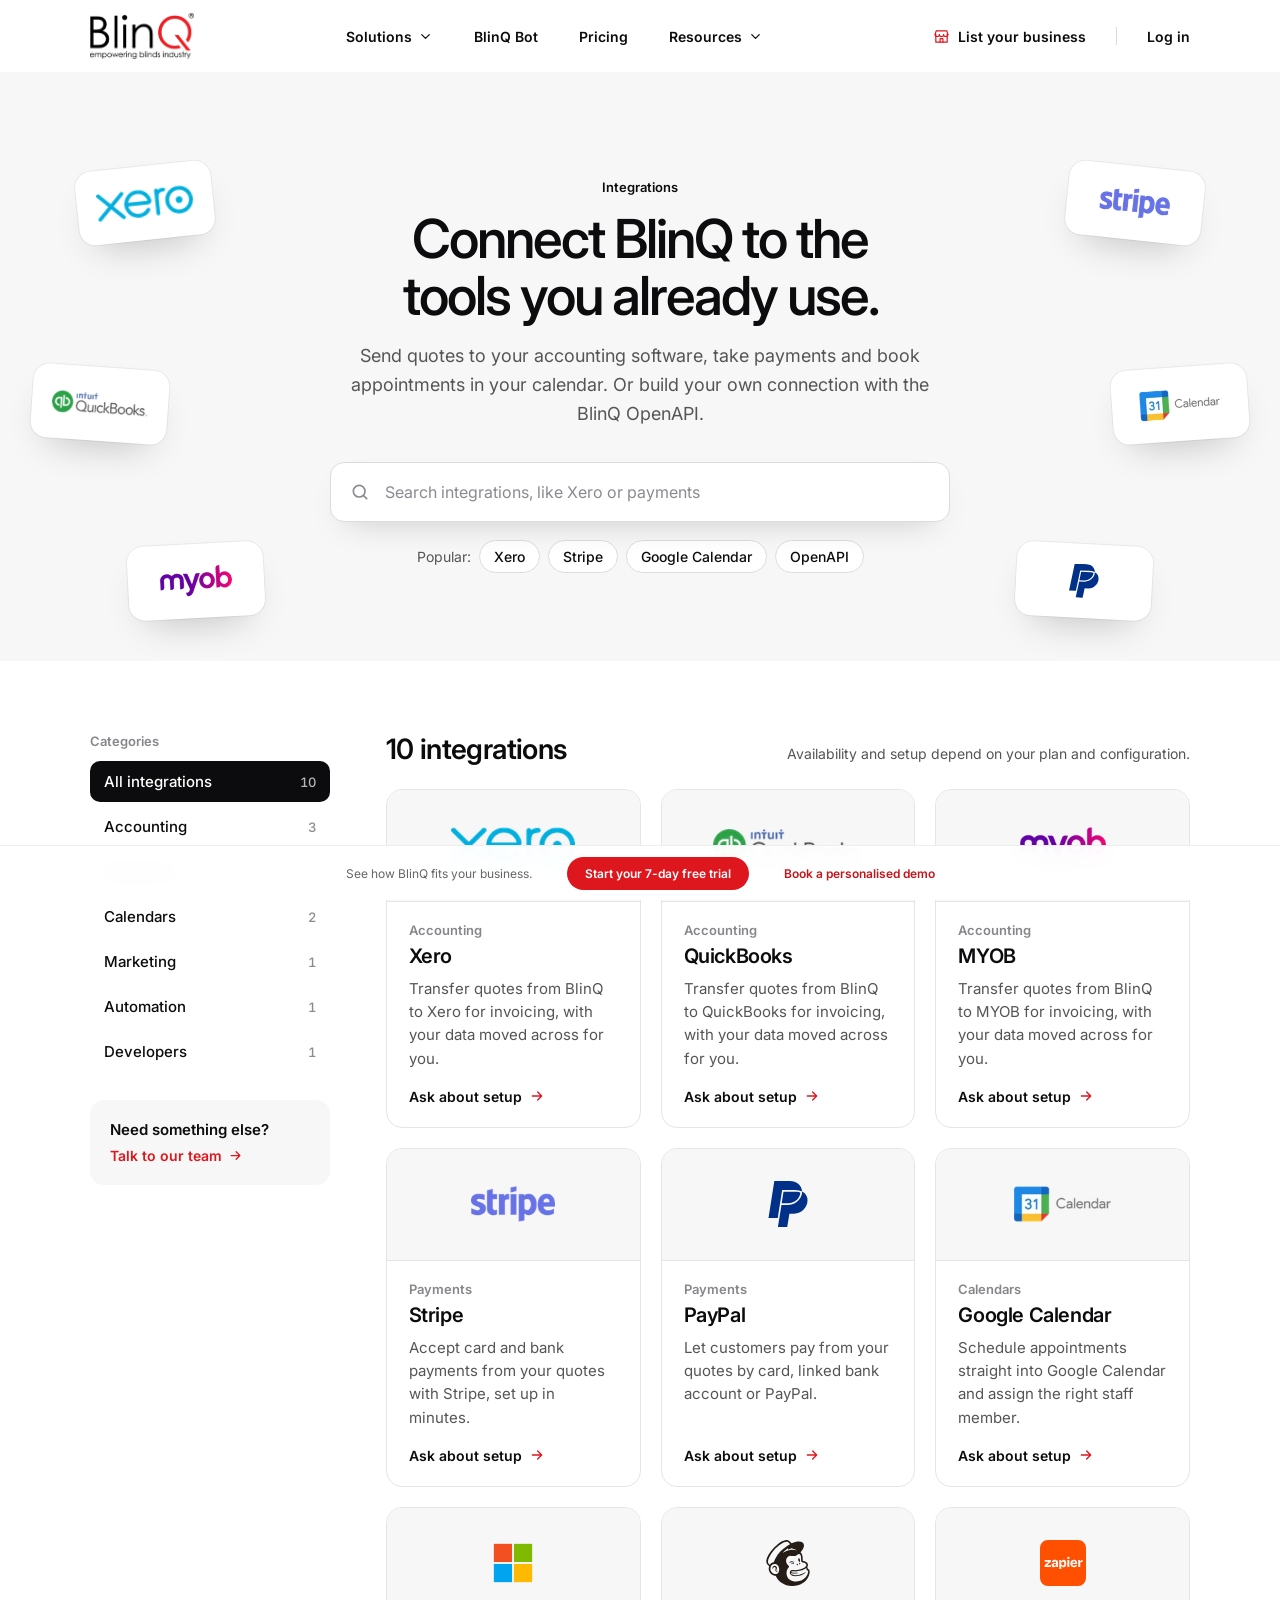
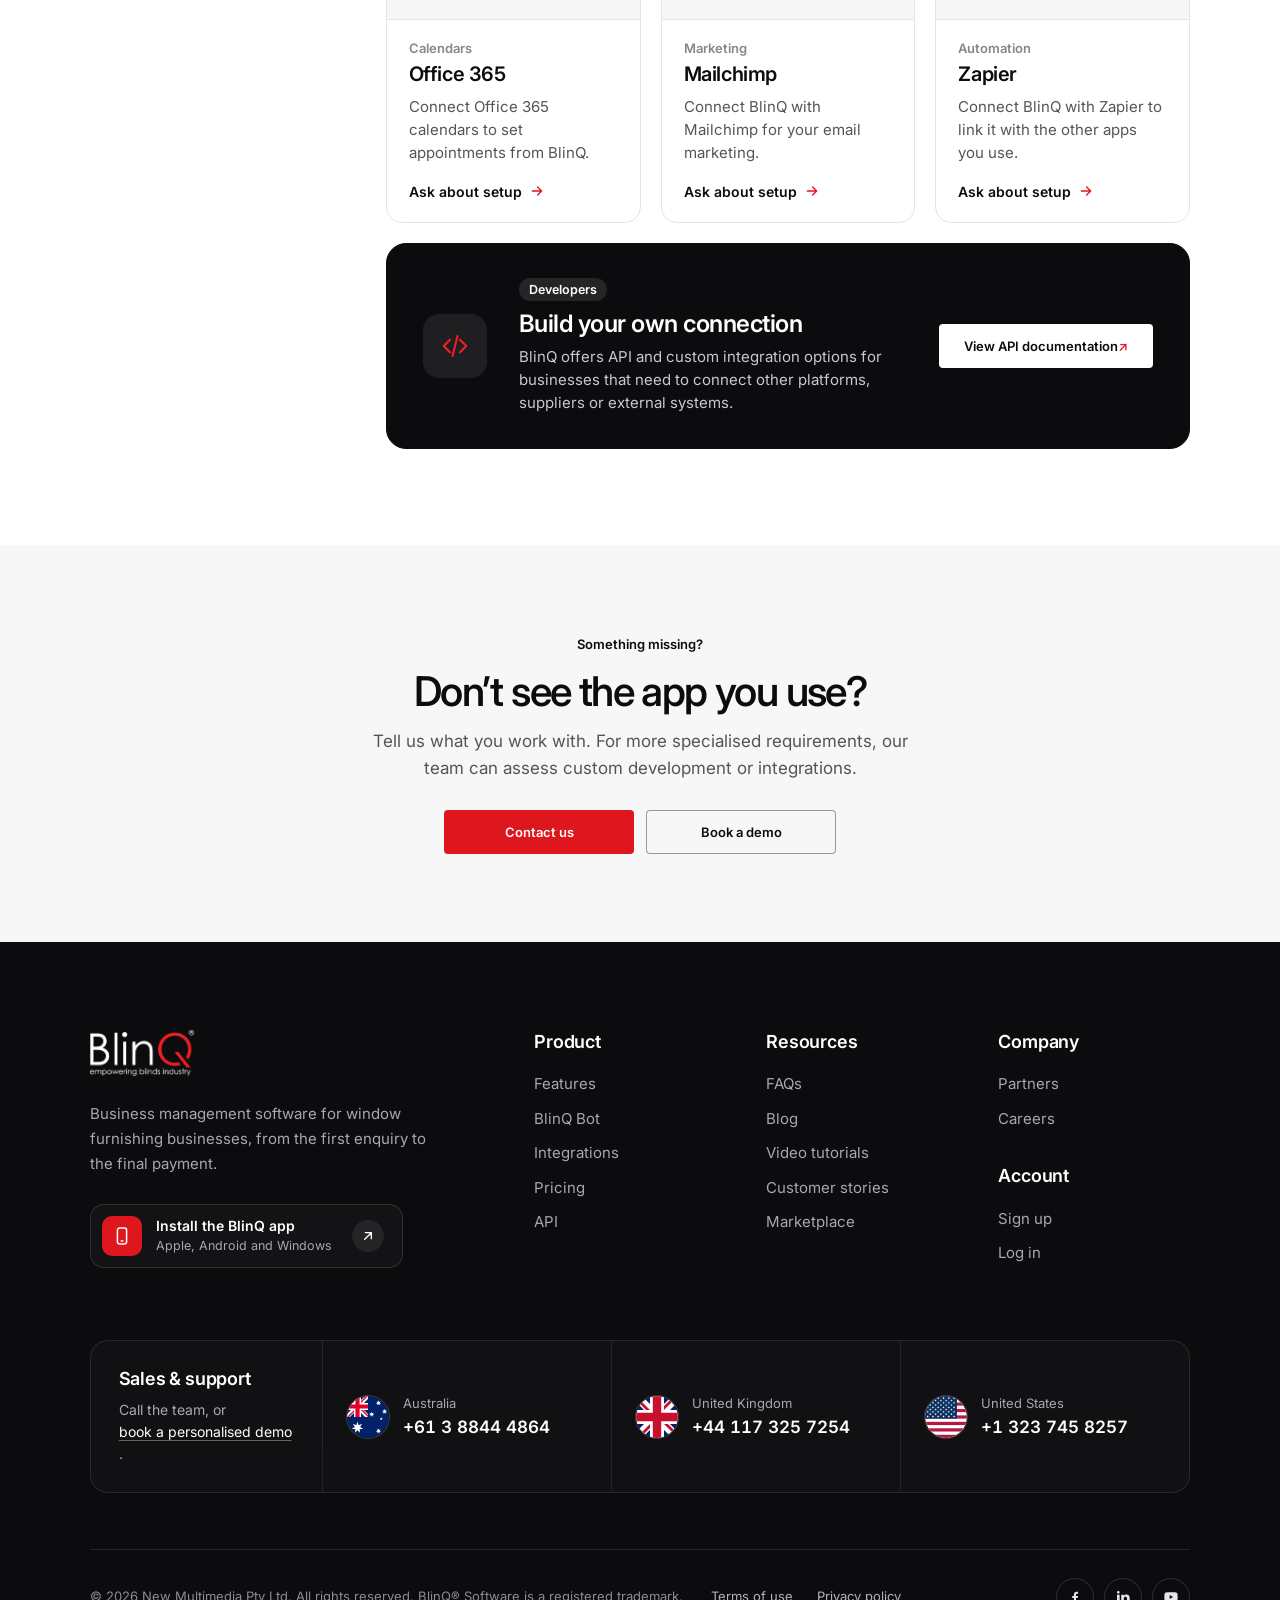
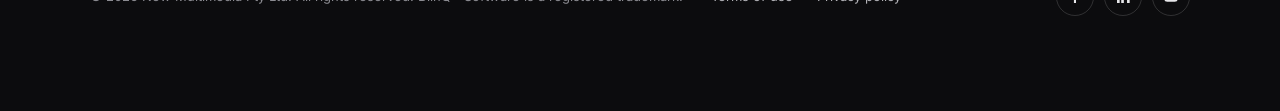
<file: integrations.html>
<!doctype html>
<html lang="en-AU"><head><meta charset="utf-8"><meta name="viewport" content="width=device-width,initial-scale=1"><meta name="robots" content="noindex"><meta content="Connect BlinQ with Xero, QuickBooks, MYOB, Stripe, PayPal, Google Calendar, Office 365 and more, or build your own connection with the BlinQ OpenAPI." name="description"/><title>Integrations | BlinQ</title><link rel="icon" href="assets/favicon.webp"><link rel="preconnect" href="https://fonts.googleapis.com"><link rel="preconnect" href="https://fonts.gstatic.com" crossorigin><link rel="stylesheet" href="https://fonts.googleapis.com/css2?family=Inter:wght@400;450;500;550;600;650;700&amp;display=swap"><link rel="stylesheet" href="style.css?v=2dce6ef0"><link rel="stylesheet" href="integrations.css?v=5047c522"></head><body>
<div class="site-container">
<a class="skip" href="#main">Skip to content</a>
<header><div class="header-inner"><a href="index.html" aria-label="BlinQ home"><img class="logo" src="assets/blinq-logo.webp" alt="BlinQ Software"></a><nav aria-label="Main navigation"><button data-menu="solutions" aria-expanded="false" aria-controls="solutions">Solutions<svg class="nav-chevron" viewBox="0 0 24 24" fill="none" stroke="currentColor" stroke-width="2" stroke-linecap="round" stroke-linejoin="round" aria-hidden="true"><path d="m6 9 6 6 6-6"/></svg></button><a href="index.html#ai">BlinQ Bot</a><a href="index.html#pricing">Pricing</a><button data-menu="resources-menu" aria-expanded="false" aria-controls="resources-menu">Resources<svg class="nav-chevron" viewBox="0 0 24 24" fill="none" stroke="currentColor" stroke-width="2" stroke-linecap="round" stroke-linejoin="round" aria-hidden="true"><path d="m6 9 6 6 6-6"/></svg></button></nav><div class="utilities"><a href="marketplace.html#list-your-business" class="list-biz"><svg viewBox="0 0 24 24" fill="none" stroke="currentColor" stroke-width="1.7" stroke-linecap="round" stroke-linejoin="round" aria-hidden="true"><path d="M3 9 4.5 4h15L21 9"/><path d="M4 9v11h16V9"/><path d="M3 9a3 3 0 0 0 6 0 3 3 0 0 0 6 0 3 3 0 0 0 6 0"/><path d="M10 20v-5h4v5"/></svg><span>List your business</span></a><a href="https://users.blinq.com.au" class="login">Log in</a><button id="mobile-menu" aria-expanded="false">Menu</button></div></div></header>
<div class="mega mega-float" id="solutions" hidden><div class="res-panel"><div class="res-col res-learn"><p class="res-heading">Window furnishing packages</p><ul class="sol-grid"><li><a class="sol-item" href="index.html#retail"><span class="sol-icon"><i class="sol-pkg" style="--pkg:50% 0%" aria-hidden="true"></i></span><span class="sol-text"><b>Retail</b><small>Enquiries, quotes, orders and installations</small></span></a></li><li><a class="sol-item" href="index.html#manufacturing"><span class="sol-icon"><i class="sol-pkg" style="--pkg:100% 0%" aria-hidden="true"></i></span><span class="sol-text"><b>Manufacturing</b><small>Customer orders, production and dispatch</small></span></a></li><li><a class="sol-item" href="index.html#wholesale"><span class="sol-icon"><i class="sol-pkg" style="--pkg:0% 100%" aria-hidden="true"></i></span><span class="sol-text"><b>Wholesale and dealers</b><small>Connected ordering for dealers</small></span></a></li><li><a class="sol-item" href="index.html#mobile"><span class="sol-icon"><i class="sol-pkg" style="--pkg:0% 0%" aria-hidden="true"></i></span><span class="sol-text"><b>Mobile App</b><small>Measure and quote with the customer</small></span></a></li><li><a class="sol-item" href="index.html#growth"><span class="sol-icon"><i class="sol-pkg" style="--pkg:50% 100%" aria-hidden="true"></i></span><span class="sol-text"><b>Online ordering</b><small>Customers order from your website</small></span></a></li></ul></div><div class="res-col sol-start"><p class="res-heading">Get started</p><ul><li><a class="sol-item" href="https://calendly.com/blinq/team"><span class="sol-icon"><svg viewBox="0 0 24 24" fill="none" stroke="currentColor" stroke-width="1.7" stroke-linecap="round" stroke-linejoin="round" aria-hidden="true"><rect x="3" y="4" width="18" height="18" rx="2"/><path d="M16 2v4M8 2v4M3 10h18M8 14h.01M12 14h.01M16 14h.01M8 18h.01M12 18h.01"/></svg></span><span class="sol-text"><b>Book a demo</b><small>Personalised to your business</small></span></a></li><li><a class="sol-item" href="index.html#trial"><span class="sol-icon"><svg viewBox="0 0 24 24" fill="none" stroke="currentColor" stroke-width="1.7" stroke-linecap="round" stroke-linejoin="round" aria-hidden="true"><path d="M13 2 3 14h9l-1 8 10-12h-9z"/></svg></span><span class="sol-text"><b>Start a free trial</b><small>Try BlinQ free for 7 days</small></span></a></li><li><a class="sol-item" href="index.html#pricing"><span class="sol-icon"><svg viewBox="0 0 24 24" fill="none" stroke="currentColor" stroke-width="1.7" stroke-linecap="round" stroke-linejoin="round" aria-hidden="true"><path d="m20.6 13.4-7.2 7.2a2 2 0 0 1-2.8 0L3 13V3h10l7.6 7.6a2 2 0 0 1 0 2.8z"/><circle cx="7.5" cy="7.5" r="1.5"/></svg></span><span class="sol-text"><b>Pricing</b><small>Plans and user packages</small></span></a></li></ul></div></div><div class="mega-mobile"><div class="mega-resources-mobile"><p class="res-heading">Window furnishing packages</p><ul class="sol-list" data-copy="#solutions .res-learn li"></ul></div><div class="mega-links"><a href="index.html#ai">BlinQ Bot</a><a href="index.html#pricing">Pricing</a><a href="https://users.blinq.com.au">Log in</a><a href="marketplace.html#list-your-business">List your business</a></div><div class="mega-resources-mobile"><p class="res-heading">Resources</p><ul data-copy="#resources-menu .res-col li"></ul></div></div></div>
<div class="mega mega-float mega-resources" id="resources-menu" hidden><div class="res-panel"><div class="res-col res-learn"><p class="res-heading">Learn and connect</p><div class="res-pair"><ul><li><a href="https://www.blinq.com.au/faqs" target="_blank" rel="noopener"><svg viewBox="0 0 24 24" fill="none" stroke="currentColor" stroke-width="1.7" stroke-linecap="round" stroke-linejoin="round" aria-hidden="true"><path d="M2 4h6a4 4 0 0 1 4 4v13a3 3 0 0 0-3-3H2z"/><path d="M22 4h-6a4 4 0 0 0-4 4v13a3 3 0 0 1 3-3h7z"/></svg><span>Knowledge base</span></a></li><li><a href="https://www.youtube.com/@BlinQ-Software" target="_blank" rel="noopener"><svg viewBox="0 0 24 24" fill="none" stroke="currentColor" stroke-width="1.7" stroke-linecap="round" stroke-linejoin="round" aria-hidden="true"><circle cx="12" cy="12" r="10"/><path d="m10 8 6 4-6 4z"/></svg><span>Video tutorials</span></a></li><li><a href="https://blogs.blinq.com.au/" target="_blank" rel="noopener"><svg viewBox="0 0 24 24" fill="none" stroke="currentColor" stroke-width="1.7" stroke-linecap="round" stroke-linejoin="round" aria-hidden="true"><path d="M12 20h9"/><path d="M16.5 3.5a2.1 2.1 0 0 1 3 3L7 19l-4 1 1-4z"/></svg><span>Blogs</span></a></li><li><a href="index.html#stories"><svg viewBox="0 0 24 24" fill="none" stroke="currentColor" stroke-width="1.7" stroke-linecap="round" stroke-linejoin="round" aria-hidden="true"><path d="M7 10v12"/><path d="M15 5.9 14 10h5.8a2 2 0 0 1 1.9 2.5l-2.3 8A2 2 0 0 1 17.5 22H4a2 2 0 0 1-2-2v-8a2 2 0 0 1 2-2h2.8a2 2 0 0 0 1.8-1.1L12 2a3.1 3.1 0 0 1 3 3.9z"/></svg><span>Customer stories</span></a></li></ul><ul><li><a href="index.html#faq"><svg viewBox="0 0 24 24" fill="none" stroke="currentColor" stroke-width="1.7" stroke-linecap="round" stroke-linejoin="round" aria-hidden="true"><circle cx="12" cy="12" r="10"/><path d="M9.1 9a3 3 0 0 1 5.8 1c0 2-3 3-3 3"/><path d="M12 17h.01"/></svg><span>Common questions</span></a></li><li><a href="https://api.blinq.com.au/documentation/" target="_blank" rel="noopener"><svg viewBox="0 0 24 24" fill="none" stroke="currentColor" stroke-width="1.7" stroke-linecap="round" stroke-linejoin="round" aria-hidden="true"><path d="m16 18 6-6-6-6"/><path d="m8 6-6 6 6 6"/></svg><span>API documentation</span></a></li><li><a href="https://apps.blinq.com.au/" target="_blank" rel="noopener"><svg viewBox="0 0 24 24" fill="none" stroke="currentColor" stroke-width="1.7" stroke-linecap="round" stroke-linejoin="round" aria-hidden="true"><path d="M12 22v-5M9 8V2M15 8V2"/><path d="M18 8v5a4 4 0 0 1-4 4h-4a4 4 0 0 1-4-4V8z"/></svg><span>Explore integrations</span></a></li><li><a href="marketplace.html"><svg viewBox="0 0 24 24" fill="none" stroke="currentColor" stroke-width="1.7" stroke-linecap="round" stroke-linejoin="round" aria-hidden="true"><path d="M3 9 4.5 4h15L21 9"/><path d="M4 9v11h16V9"/><path d="M3 9a3 3 0 0 0 6 0 3 3 0 0 0 6 0 3 3 0 0 0 6 0"/><path d="M10 20v-5h4v5"/></svg><span>Marketplace</span></a></li></ul></div></div><div class="res-col"><p class="res-heading">Support</p><ul><li><a href="mailto:support@blinq.com.au" data-contact><svg viewBox="0 0 24 24" fill="none" stroke="currentColor" stroke-width="1.7" stroke-linecap="round" stroke-linejoin="round" aria-hidden="true"><rect x="2" y="4" width="20" height="16" rx="2"/><path d="m22 7-10 6L2 7"/></svg><span>Contact us</span></a></li><li><a href="https://calendly.com/blinq/team"><svg viewBox="0 0 24 24" fill="none" stroke="currentColor" stroke-width="1.7" stroke-linecap="round" stroke-linejoin="round" aria-hidden="true"><rect x="3" y="4" width="18" height="18" rx="2"/><path d="M16 2v4M8 2v4M3 10h18M8 14h.01M12 14h.01M16 14h.01M8 18h.01M12 18h.01"/></svg><span>Schedule an appointment</span></a></li><li><a href="index.html#trial"><svg viewBox="0 0 24 24" fill="none" stroke="currentColor" stroke-width="1.7" stroke-linecap="round" stroke-linejoin="round" aria-hidden="true"><path d="M13 2 3 14h9l-1 8 10-12h-9z"/></svg><span>Start a free trial</span></a></li><li><a href="https://calendly.com/blinq/team"><svg viewBox="0 0 24 24" fill="none" stroke="currentColor" stroke-width="1.7" stroke-linecap="round" stroke-linejoin="round" aria-hidden="true"><rect x="3" y="4" width="18" height="18" rx="2"/><path d="M16 2v4M8 2v4M3 10h18M8 14h.01M12 14h.01M16 14h.01M8 18h.01M12 18h.01"/></svg><span>Book a demo</span></a></li></ul></div><div class="res-col"><p class="res-heading">Company</p><ul><li><a href="https://www.youtube.com/watch?v=9aikpx1hb-g" data-video="9aikpx1hb-g" data-video-title="Why we built BlinQ"><svg viewBox="0 0 24 24" fill="none" stroke="currentColor" stroke-width="1.7" stroke-linecap="round" stroke-linejoin="round" aria-hidden="true"><circle cx="12" cy="12" r="10"/><path d="M12 16v-4M12 8h.01"/></svg><span>About us</span></a></li><li><a href="https://partners.blinq.com.au/" target="_blank" rel="noopener"><svg viewBox="0 0 24 24" fill="none" stroke="currentColor" stroke-width="1.7" stroke-linecap="round" stroke-linejoin="round" aria-hidden="true"><rect x="2" y="7" width="20" height="14" rx="2"/><path d="M16 21V5a2 2 0 0 0-2-2h-4a2 2 0 0 0-2 2v16"/></svg><span>Partners</span></a></li><li><a href="https://careers.blinq.com.au/" target="_blank" rel="noopener"><svg viewBox="0 0 24 24" fill="none" stroke="currentColor" stroke-width="1.7" stroke-linecap="round" stroke-linejoin="round" aria-hidden="true"><path d="M16 21v-2a4 4 0 0 0-4-4H6a4 4 0 0 0-4 4v2"/><circle cx="9" cy="7" r="4"/><path d="M22 21v-2a4 4 0 0 0-3-3.9M16 3.1a4 4 0 0 1 0 7.8"/></svg><span>Careers</span></a></li></ul></div></div></div><div id="shade" hidden></div>
<main id="main" class="int-page">
<section class="int-hero" aria-labelledby="int-title">
<div aria-hidden="true"><span class="int-float" style="left:6%;top:16%;--r:-6deg"><img class="" src="assets/logos/app-xero.webp" alt=""></span><span class="int-float" style="left:2.5%;top:50%;--r:4deg"><img class="" src="assets/logos/app-quickbooks.webp" alt=""></span><span class="int-float" style="left:10%;top:80%;--r:-3deg"><img class="" src="assets/logos/app-myob.webp" alt=""></span><span class="int-float" style="right:6%;top:16%;--r:6deg"><img class="" src="assets/logos/app-stripe.webp" alt=""></span><span class="int-float" style="right:2.5%;top:50%;--r:-4deg"><img class="" src="assets/logos/app-google-calendar.webp" alt=""></span><span class="int-float" style="right:10%;top:80%;--r:3deg"><img class="sym" src="assets/logos/tool-paypal.svg" alt=""></span></div>
<div class="int-hero-inner">
<p class="eyebrow">Integrations</p>
<h1 id="int-title">Connect BlinQ to the tools you already use.</h1>
<p class="int-lead">Send quotes to your accounting software, take payments and book appointments in your calendar. Or build your own connection with the BlinQ OpenAPI.</p>
<form class="int-search" role="search" onsubmit="return false"><label class="sr-only" for="int-q">Search integrations</label><svg viewBox="0 0 24 24" fill="none" stroke="currentColor" stroke-width="2" stroke-linecap="round" aria-hidden="true"><circle cx="11" cy="11" r="7"/><path d="m20 20-3.5-3.5"/></svg><input id="int-q" type="search" placeholder="Search integrations, like Xero or payments" autocomplete="off"></form>
<p class="int-popular"><span>Popular:</span><button type="button" data-q="Xero">Xero</button><button type="button" data-q="Stripe">Stripe</button><button type="button" data-q="Google Calendar">Google Calendar</button><button type="button" data-q="OpenAPI">OpenAPI</button></p>
</div>
</section>
<section class="int-directory" aria-label="All integrations">
<div class="int-layout">
<aside class="int-side">
<p class="int-side-title">Categories</p>
<div class="int-cats" role="group" aria-label="Filter by category"><button type="button" data-cat="all" aria-pressed="true">All integrations <span>10</span></button><button type="button" data-cat="accounting" aria-pressed="false">Accounting <span>3</span></button><button type="button" data-cat="payments" aria-pressed="false">Payments <span>2</span></button><button type="button" data-cat="calendars" aria-pressed="false">Calendars <span>2</span></button><button type="button" data-cat="marketing" aria-pressed="false">Marketing <span>1</span></button><button type="button" data-cat="automation" aria-pressed="false">Automation <span>1</span></button><button type="button" data-cat="developers" aria-pressed="false">Developers <span>1</span></button></div>
<div class="int-side-note"><p>Need something else?</p><a href="mailto:support@blinq.com.au" data-contact>Talk to our team<svg viewBox="0 0 24 24" fill="none" stroke="currentColor" stroke-width="2" stroke-linecap="round" stroke-linejoin="round" aria-hidden="true"><path d="M5 12h14M13 6l6 6-6 6"/></svg></a></div>
</aside>
<div class="int-results">
<div class="int-results-head"><h2 id="int-count" aria-live="polite">10 integrations</h2><p>Availability and setup depend on your plan and configuration.</p></div>
<ul class="int-grid"><li class="int-card" data-cat="accounting" data-keywords="invoices invoicing bookkeeping"><div class="int-logo"><img src="assets/logos/app-xero.webp" alt="Xero logo" loading="lazy"></div><div class="int-body"><span class="int-cat">Accounting</span><h3>Xero</h3><p>Transfer quotes from BlinQ to Xero for invoicing, with your data moved across for you.</p><a class="int-link" href="mailto:support@blinq.com.au" data-contact>Ask about setup<svg viewBox="0 0 24 24" fill="none" stroke="currentColor" stroke-width="2" stroke-linecap="round" stroke-linejoin="round" aria-hidden="true"><path d="M5 12h14M13 6l6 6-6 6"/></svg></a></div></li><li class="int-card" data-cat="accounting" data-keywords="intuit invoices invoicing bookkeeping"><div class="int-logo"><img src="assets/logos/app-quickbooks.webp" alt="QuickBooks logo" loading="lazy"></div><div class="int-body"><span class="int-cat">Accounting</span><h3>QuickBooks</h3><p>Transfer quotes from BlinQ to QuickBooks for invoicing, with your data moved across for you.</p><a class="int-link" href="mailto:support@blinq.com.au" data-contact>Ask about setup<svg viewBox="0 0 24 24" fill="none" stroke="currentColor" stroke-width="2" stroke-linecap="round" stroke-linejoin="round" aria-hidden="true"><path d="M5 12h14M13 6l6 6-6 6"/></svg></a></div></li><li class="int-card" data-cat="accounting" data-keywords="invoices invoicing bookkeeping"><div class="int-logo"><img src="assets/logos/app-myob.webp" alt="MYOB logo" loading="lazy"></div><div class="int-body"><span class="int-cat">Accounting</span><h3>MYOB</h3><p>Transfer quotes from BlinQ to MYOB for invoicing, with your data moved across for you.</p><a class="int-link" href="mailto:support@blinq.com.au" data-contact>Ask about setup<svg viewBox="0 0 24 24" fill="none" stroke="currentColor" stroke-width="2" stroke-linecap="round" stroke-linejoin="round" aria-hidden="true"><path d="M5 12h14M13 6l6 6-6 6"/></svg></a></div></li><li class="int-card" data-cat="payments" data-keywords="card credit debit pay online deposits"><div class="int-logo"><img src="assets/logos/app-stripe.webp" alt="Stripe logo" loading="lazy"></div><div class="int-body"><span class="int-cat">Payments</span><h3>Stripe</h3><p>Accept card and bank payments from your quotes with Stripe, set up in minutes.</p><a class="int-link" href="mailto:support@blinq.com.au" data-contact>Ask about setup<svg viewBox="0 0 24 24" fill="none" stroke="currentColor" stroke-width="2" stroke-linecap="round" stroke-linejoin="round" aria-hidden="true"><path d="M5 12h14M13 6l6 6-6 6"/></svg></a></div></li><li class="int-card" data-cat="payments" data-keywords="card credit debit pay online deposits"><div class="int-logo"><img class="sym" src="assets/logos/tool-paypal.svg" alt="PayPal logo" loading="lazy"></div><div class="int-body"><span class="int-cat">Payments</span><h3>PayPal</h3><p>Let customers pay from your quotes by card, linked bank account or PayPal.</p><a class="int-link" href="mailto:support@blinq.com.au" data-contact>Ask about setup<svg viewBox="0 0 24 24" fill="none" stroke="currentColor" stroke-width="2" stroke-linecap="round" stroke-linejoin="round" aria-hidden="true"><path d="M5 12h14M13 6l6 6-6 6"/></svg></a></div></li><li class="int-card" data-cat="calendars" data-keywords="appointments scheduling bookings diary"><div class="int-logo"><img src="assets/logos/app-google-calendar.webp" alt="Google Calendar logo" loading="lazy"></div><div class="int-body"><span class="int-cat">Calendars</span><h3>Google Calendar</h3><p>Schedule appointments straight into Google Calendar and assign the right staff member.</p><a class="int-link" href="mailto:support@blinq.com.au" data-contact>Ask about setup<svg viewBox="0 0 24 24" fill="none" stroke="currentColor" stroke-width="2" stroke-linecap="round" stroke-linejoin="round" aria-hidden="true"><path d="M5 12h14M13 6l6 6-6 6"/></svg></a></div></li><li class="int-card" data-cat="calendars" data-keywords="microsoft outlook appointments scheduling bookings diary"><div class="int-logo"><img class="sym" src="assets/logos/tool-office365.svg" alt="Office 365 logo" loading="lazy"></div><div class="int-body"><span class="int-cat">Calendars</span><h3>Office 365</h3><p>Connect Office 365 calendars to set appointments from BlinQ.</p><a class="int-link" href="mailto:support@blinq.com.au" data-contact>Ask about setup<svg viewBox="0 0 24 24" fill="none" stroke="currentColor" stroke-width="2" stroke-linecap="round" stroke-linejoin="round" aria-hidden="true"><path d="M5 12h14M13 6l6 6-6 6"/></svg></a></div></li><li class="int-card" data-cat="marketing" data-keywords="email newsletters campaigns"><div class="int-logo"><img class="sym" src="assets/logos/tool-mailchimp.svg" alt="Mailchimp logo" loading="lazy"></div><div class="int-body"><span class="int-cat">Marketing</span><h3>Mailchimp</h3><p>Connect BlinQ with Mailchimp for your email marketing.</p><a class="int-link" href="mailto:support@blinq.com.au" data-contact>Ask about setup<svg viewBox="0 0 24 24" fill="none" stroke="currentColor" stroke-width="2" stroke-linecap="round" stroke-linejoin="round" aria-hidden="true"><path d="M5 12h14M13 6l6 6-6 6"/></svg></a></div></li><li class="int-card" data-cat="automation" data-keywords="workflows automate connect apps"><div class="int-logo"><img class="sym" src="assets/logos/tool-zapier.svg" alt="Zapier logo" loading="lazy"></div><div class="int-body"><span class="int-cat">Automation</span><h3>Zapier</h3><p>Connect BlinQ with Zapier to link it with the other apps you use.</p><a class="int-link" href="mailto:support@blinq.com.au" data-contact>Ask about setup<svg viewBox="0 0 24 24" fill="none" stroke="currentColor" stroke-width="2" stroke-linecap="round" stroke-linejoin="round" aria-hidden="true"><path d="M5 12h14M13 6l6 6-6 6"/></svg></a></div></li><li class="int-card int-feature" data-cat="developers" data-keywords="api developers custom integration openapi BlinQ OpenAPI"><span class="int-feature-icon"><svg viewBox="0 0 24 24" fill="none" stroke="currentColor" stroke-width="1.7" stroke-linecap="round" stroke-linejoin="round" aria-hidden="true"><path d="m8 7-5 5 5 5m8-10 5 5-5 5M14 4l-4 16"/></svg></span><div><small>Developers</small><h3>Build your own connection</h3><p>BlinQ offers API and custom integration options for businesses that need to connect other platforms, suppliers or external systems.</p></div><a class="btn" href="https://api.blinq.com.au/documentation/" target="_blank" rel="noopener">View API documentation <span aria-hidden="true">↗</span></a></li></ul>
<div class="int-empty" hidden><p>No integrations match “<span></span>”.</p><a href="mailto:support@blinq.com.au" data-contact>Ask us about the app you use</a></div>
</div>
</div>
</section>
<section class="int-cta" aria-labelledby="int-cta-title">
<p class="eyebrow">Something missing?</p>
<h2 id="int-cta-title">Don’t see the app you use?</h2>
<p>Tell us what you work with. For more specialised requirements, our team can assess custom development or integrations.</p>
<div class="actions"><a class="btn primary" href="mailto:support@blinq.com.au" data-contact>Contact us</a><a class="btn outline" href="https://calendly.com/blinq/team">Book a demo</a></div>
</section>
</main>
<footer class="site-footer">
 <div class="footer-top">
  <div class="footer-brand">
   <a class="footer-logo" href="index.html" aria-label="BlinQ home"><img src="assets/blinq-logo-white.webp" alt="BlinQ Software" width="437" height="192" loading="lazy"></a>
   <p>Business management software for window furnishing businesses, from the first enquiry to the final payment.</p>
   <a class="footer-app" href="https://users.blinq.com.au/#app" target="_blank" rel="noopener"><span class="footer-app-icon" aria-hidden="true"><svg viewBox="0 0 24 24"><rect x="6.5" y="2.5" width="11" height="19" rx="2.5"/><path d="M11 18h2"/></svg></span><span><b>Install the BlinQ app</b><small>Apple, Android and Windows</small></span><span class="footer-app-arrow" aria-hidden="true"><svg viewBox="0 0 24 24"><path d="M7 17 17 7M8 7h9v9"/></svg><svg viewBox="0 0 24 24"><path d="M7 17 17 7M8 7h9v9"/></svg></span></a>
  </div>
  <nav class="footer-nav" aria-label="Footer">
   <div>
    <h2>Product</h2>
    <ul>
     <li><a href="index.html#day">Features</a></li>
     <li><a href="index.html#ai">BlinQ Bot</a></li>
     <li><a href="integrations.html">Integrations</a></li>
     <li><a href="index.html#pricing">Pricing</a></li>
     <li><a href="https://api.blinq.com.au/documentation/" target="_blank" rel="noopener">API</a></li>
    </ul>
   </div>
   <div>
    <h2>Resources</h2>
    <ul>
     <li><a href="https://www.blinq.com.au/faqs">FAQs</a></li>
     <li><a href="index.html#resources">Blog</a></li>
     <li><a href="https://www.youtube.com/@BlinQ-Software" target="_blank" rel="noopener">Video tutorials</a></li>
     <li><a href="index.html#stories">Customer stories</a></li>
     <li><a href="marketplace.html">Marketplace</a></li>
    </ul>
   </div>
   <div>
    <h2>Company</h2>
    <ul>
     <li><a href="https://partners.blinq.com.au/" target="_blank" rel="noopener">Partners</a></li>
     <li><a href="https://careers.blinq.com.au/" target="_blank" rel="noopener">Careers</a></li>
    </ul>
    <h2>Account</h2>
    <ul>
     <li><a href="https://users.blinq.com.au">Sign up</a></li>
     <li><a href="https://users.blinq.com.au">Log in</a></li>
    </ul>
   </div>
  </nav>
 </div>
 <div class="footer-contact">
  <div class="footer-contact-head">
   <h2>Sales &amp; support</h2>
   <p>Call the team, or <a href="https://calendly.com/blinq/team">book a personalised demo</a>.</p>
  </div>
  <ul>
   <li><a href="tel:+61388444864"><img class="footer-flag" src="assets/flags/au.svg" alt="" width="42" height="42" loading="lazy"><span><small>Australia</small><b>+61 3 8844 4864</b></span></a></li>
   <li><a href="tel:+441173257254"><img class="footer-flag" src="assets/flags/uk.svg" alt="" width="42" height="42" loading="lazy"><span><small>United Kingdom</small><b>+44 117 325 7254</b></span></a></li>
   <li><a href="tel:+13237458257"><img class="footer-flag" src="assets/flags/us.svg" alt="" width="42" height="42" loading="lazy"><span><small>United States</small><b>+1 323 745 8257</b></span></a></li>
  </ul>
 </div>
 <div class="footer-bottom">
  <div class="footer-legal">
   <p>© <span data-year>2026</span> New Multimedia Pty Ltd. All rights reserved. BlinQ® Software is a registered trademark.</p>
   <nav aria-label="Legal"><a href="https://www.blinq.com.au/terms-of-use.html">Terms of use</a><a href="https://www.blinq.com.au/privacy-policy.html">Privacy policy</a></nav>
  </div>
  <div class="footer-social">
   <a href="https://www.facebook.com/quotesoftware" target="_blank" rel="noopener" aria-label="BlinQ on Facebook"><svg viewBox="0 0 24 24" aria-hidden="true"><path d="M13.5 21v-7.5h2.6l.4-3h-3V8.6c0-.9.3-1.5 1.5-1.5h1.6V4.4c-.3 0-1.2-.1-2.3-.1-2.3 0-3.9 1.4-3.9 4v2.2H7.8v3h2.6V21z"/></svg></a>
   <a href="https://www.linkedin.com/company/18031522/" target="_blank" rel="noopener" aria-label="BlinQ on LinkedIn"><svg viewBox="0 0 24 24" aria-hidden="true"><path d="M6.94 5a2 2 0 1 1-4 0 2 2 0 0 1 4 0zM7 8.48H3V21h4V8.48zm6.32 0H9.34V21h3.94v-6.57c0-3.66 4.77-4 4.77 0V21H22v-7.93c0-6.17-7.06-5.94-8.72-2.91l.04-1.68z"/></svg></a>
   <a href="https://www.youtube.com/@BlinQ-Software" target="_blank" rel="noopener" aria-label="BlinQ on YouTube"><svg viewBox="0 0 24 24" aria-hidden="true"><path fill-rule="evenodd" d="M21.58 7.19a2.5 2.5 0 0 0-1.77-1.77C18.25 5 12 5 12 5s-6.25 0-7.81.42a2.5 2.5 0 0 0-1.77 1.77C2 8.75 2 12 2 12s0 3.25.42 4.81a2.5 2.5 0 0 0 1.77 1.77C5.75 19 12 19 12 19s6.25 0 7.81-.42a2.5 2.5 0 0 0 1.77-1.77C22 15.25 22 12 22 12s0-3.25-.42-4.81zM10 15V9l5.2 3z"/></svg></a>
  </div>
 </div>
</footer>
<div class="booking-bar is-visible"><span>See how BlinQ fits your business.</span><a class="bar-trial" href="index.html#trial">Start your 7-day free trial</a><a href="https://www.blinq.com.au/call-back/AU">Book a personalised demo</a></div>
<dialog id="booking-dialog" aria-labelledby="booking-title"><div class="booking-shell"><aside class="booking-aside"><img class="booking-logo" src="assets/blinq-logo.webp" alt="BlinQ"><h2 id="booking-title">Book a personalised demo</h2><p class="booking-meta"><svg viewBox="0 0 24 24" fill="none" stroke="currentColor" stroke-width="1.7" stroke-linecap="round" stroke-linejoin="round" aria-hidden="true"><circle cx="12" cy="12" r="10"/><path d="M12 6v6l4 2"/></svg><span class="booking-duration">30 minutes</span></p><p class="booking-meta"><svg viewBox="0 0 24 24" fill="none" stroke="currentColor" stroke-width="1.7" stroke-linecap="round" stroke-linejoin="round" aria-hidden="true"><rect x="2" y="6" width="14" height="12" rx="2"/><path d="m16 10 6-3v10l-6-3z"/></svg><span>Online, with the BlinQ team</span></p><ul class="booking-points"><li><svg viewBox="0 0 24 24" fill="none" stroke="currentColor" stroke-width="1.7" stroke-linecap="round" stroke-linejoin="round" aria-hidden="true"><path d="M20 6 9 17l-5-5"/></svg>See BlinQ set up for the way your business works</li><li><svg viewBox="0 0 24 24" fill="none" stroke="currentColor" stroke-width="1.7" stroke-linecap="round" stroke-linejoin="round" aria-hidden="true"><path d="M20 6 9 17l-5-5"/></svg>Bring your questions about pricing, setup and support</li><li><svg viewBox="0 0 24 24" fill="none" stroke="currentColor" stroke-width="1.7" stroke-linecap="round" stroke-linejoin="round" aria-hidden="true"><path d="M20 6 9 17l-5-5"/></svg>Pick a time that suits you, in your own time zone</li></ul><p class="booking-call">Prefer to talk now? <a href="tel:+61388444864">+61 3 8844 4864</a></p></aside><div class="booking-main"><div class="booking-top"><ol class="booking-steps"><li class="is-current"><i>1</i>Your team</li><li><i>2</i>Date and time</li><li><i>3</i>Confirmed</li></ol><button type="button" class="booking-close" aria-label="Close booking"><svg viewBox="0 0 24 24" fill="none" stroke="currentColor" stroke-width="1.7" stroke-linecap="round" stroke-linejoin="round" aria-hidden="true"><path d="M18 6 6 18M6 6l12 12"/></svg></button></div><section class="booking-step" data-step="1"><h3>Where is your business based?</h3><p class="booking-lead">You’ll meet the BlinQ team that looks after your region.</p><div class="booking-options"><button type="button" class="booking-option" data-slug="team" data-region="au" data-duration="30"><span class="booking-code">AU</span><span class="booking-option-text"><b>Australia and New Zealand</b><small><svg viewBox="0 0 24 24" fill="none" stroke="currentColor" stroke-width="1.7" stroke-linecap="round" stroke-linejoin="round" aria-hidden="true"><circle cx="12" cy="12" r="10"/><path d="M12 6v6l4 2"/></svg>30 minutes · Online meeting</small></span><span class="booking-suggested">Suggested for you</span><svg class="booking-go" viewBox="0 0 24 24" fill="none" stroke="currentColor" stroke-width="1.7" stroke-linecap="round" stroke-linejoin="round" aria-hidden="true"><path d="M19 12H5M12 19l-7-7 7-7"/></svg></button><button type="button" class="booking-option" data-slug="blinq-software-us-support-team-clone" data-region="uk" data-duration="30"><span class="booking-code">UK</span><span class="booking-option-text"><b>United Kingdom</b><small><svg viewBox="0 0 24 24" fill="none" stroke="currentColor" stroke-width="1.7" stroke-linecap="round" stroke-linejoin="round" aria-hidden="true"><circle cx="12" cy="12" r="10"/><path d="M12 6v6l4 2"/></svg>30 minutes · Google Meet</small></span><span class="booking-suggested">Suggested for you</span><svg class="booking-go" viewBox="0 0 24 24" fill="none" stroke="currentColor" stroke-width="1.7" stroke-linecap="round" stroke-linejoin="round" aria-hidden="true"><path d="M19 12H5M12 19l-7-7 7-7"/></svg></button><button type="button" class="booking-option" data-slug="meetings" data-region="us" data-duration="30"><span class="booking-code">US</span><span class="booking-option-text"><b>United States</b><small><svg viewBox="0 0 24 24" fill="none" stroke="currentColor" stroke-width="1.7" stroke-linecap="round" stroke-linejoin="round" aria-hidden="true"><circle cx="12" cy="12" r="10"/><path d="M12 6v6l4 2"/></svg>30 minutes · Google Meet</small></span><span class="booking-suggested">Suggested for you</span><svg class="booking-go" viewBox="0 0 24 24" fill="none" stroke="currentColor" stroke-width="1.7" stroke-linecap="round" stroke-linejoin="round" aria-hidden="true"><path d="M19 12H5M12 19l-7-7 7-7"/></svg></button></div><button type="button" class="booking-training" data-slug="training-sessions" data-region="training" data-duration="45"><svg viewBox="0 0 24 24" fill="none" stroke="currentColor" stroke-width="1.7" stroke-linecap="round" stroke-linejoin="round" aria-hidden="true"><path d="M22 10 12 5 2 10l10 5 10-5z"/><path d="M6 12v5c3 2 9 2 12 0v-5"/></svg><span>Already using BlinQ? <b>Book a 45-minute training session</b></span></button></section><section class="booking-step" data-step="2" hidden><button type="button" class="booking-back"><svg viewBox="0 0 24 24" fill="none" stroke="currentColor" stroke-width="1.7" stroke-linecap="round" stroke-linejoin="round" aria-hidden="true"><path d="M19 12H5M12 19l-7-7 7-7"/></svg>Change team</button><div class="booking-frame"><div class="booking-loading"><span class="booking-spinner"></span>Loading available times…</div></div></section><section class="booking-step" data-step="3" hidden><div class="booking-done"><span class="booking-done-icon"><svg viewBox="0 0 24 24" fill="none" stroke="currentColor" stroke-width="1.7" stroke-linecap="round" stroke-linejoin="round" aria-hidden="true"><path d="M20 6 9 17l-5-5"/></svg></span><h3>You’re booked in</h3><p>We’ve emailed you a calendar invitation with the meeting details. You can reschedule or cancel from that email at any time.</p><button type="button" class="btn primary booking-finish">Done</button></div></section></div></div></dialog>
<dialog id="contact-dialog" aria-labelledby="contact-title"><div class="booking-shell"><aside class="booking-aside"><img class="booking-logo" src="assets/blinq-logo.webp" alt="BlinQ"><h2 id="contact-title">Contact us</h2><p class="contact-lead">Questions about BlinQ, pricing or your account? Send a message and the team will get back to you.</p><p class="booking-meta"><svg viewBox="0 0 24 24" fill="none" stroke="currentColor" stroke-width="1.7" stroke-linecap="round" stroke-linejoin="round" aria-hidden="true"><rect x="2" y="4" width="20" height="16" rx="2"/><path d="m22 7-10 6L2 7"/></svg><a href="mailto:support@blinq.com.au">support@blinq.com.au</a></p><p class="booking-meta"><svg viewBox="0 0 24 24" fill="none" stroke="currentColor" stroke-width="1.7" stroke-linecap="round" stroke-linejoin="round" aria-hidden="true"><path d="M22 16.9v3a2 2 0 0 1-2.2 2 19.8 19.8 0 0 1-8.6-3.1 19.5 19.5 0 0 1-6-6A19.8 19.8 0 0 1 2.1 4.2 2 2 0 0 1 4.1 2h3a2 2 0 0 1 2 1.7c.1.9.4 1.9.7 2.8a2 2 0 0 1-.5 2.1L8.1 9.9a16 16 0 0 0 6 6l1.3-1.3a2 2 0 0 1 2.1-.4c.9.3 1.8.6 2.8.7a2 2 0 0 1 1.7 2z"/></svg><a class="contact-phone" href="tel:+61388444864">+61 3 8844 4864</a></p><p class="booking-call">Rather talk it through? <a href="https://calendly.com/blinq/team">Book a call</a></p></aside><div class="booking-main"><div class="booking-top"><h3 class="contact-heading">Send us a message</h3><button type="button" class="booking-close" aria-label="Close contact form"><svg viewBox="0 0 24 24" fill="none" stroke="currentColor" stroke-width="1.7" stroke-linecap="round" stroke-linejoin="round" aria-hidden="true"><path d="M18 6 6 18M6 6l12 12"/></svg></button></div><form class="booking-step contact-form"><div class="contact-row"><label><span>Your name</span><input name="name" autocomplete="name" required></label><label><span>Work email</span><input name="email" type="email" autocomplete="email" required></label></div><div class="contact-row"><label><span>Phone <em>(optional)</em></span><input name="phone" type="tel" autocomplete="tel"></label><label><span>Company <em>(optional)</em></span><input name="company" autocomplete="organization"></label></div><label><span>How can we help?</span><select name="topic" required><option value="">Choose a topic</option><option>Sales and pricing</option><option>Product support</option><option>Billing and accounts</option><option>Partnerships</option><option>Something else</option></select></label><label><span>Message</span><textarea name="message" rows="5" required></textarea></label><button type="submit" class="btn primary contact-send">Send message</button><p class="contact-note">Sending opens your email app with the message ready to go.</p></form><section class="booking-step contact-done" hidden><div class="booking-done"><span class="booking-done-icon"><svg viewBox="0 0 24 24" fill="none" stroke="currentColor" stroke-width="1.7" stroke-linecap="round" stroke-linejoin="round" aria-hidden="true"><path d="M20 6 9 17l-5-5"/></svg></span><h3>Your message is ready</h3><p>Your email app has opened with your message to BlinQ. Press send there and the team will get back to you. If nothing opened, email <a href="mailto:support@blinq.com.au">support@blinq.com.au</a>.</p><button type="button" class="btn primary booking-finish">Done</button></div></section></div></div></dialog>
</div><script src="common.js?v=a5551ffd"></script><script src="integrations.js?v=87622c32"></script></body></html>
</file>
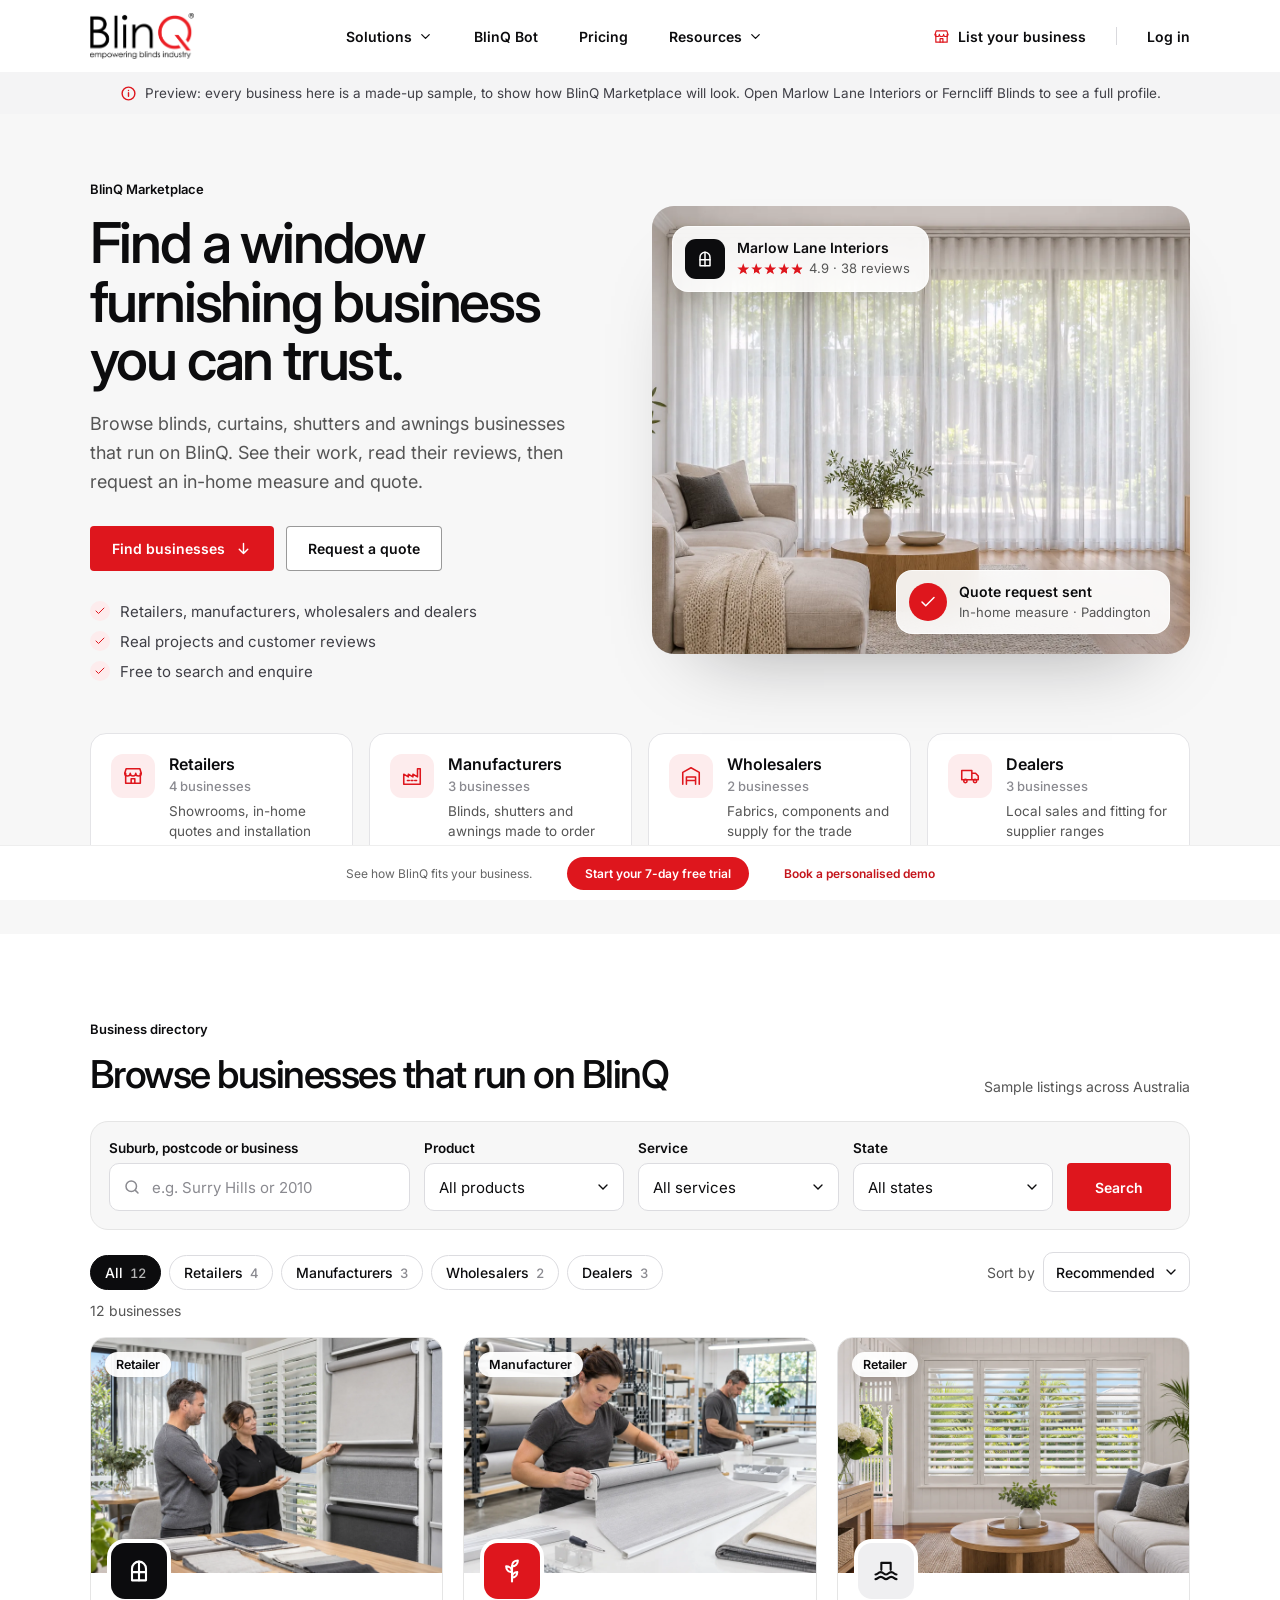
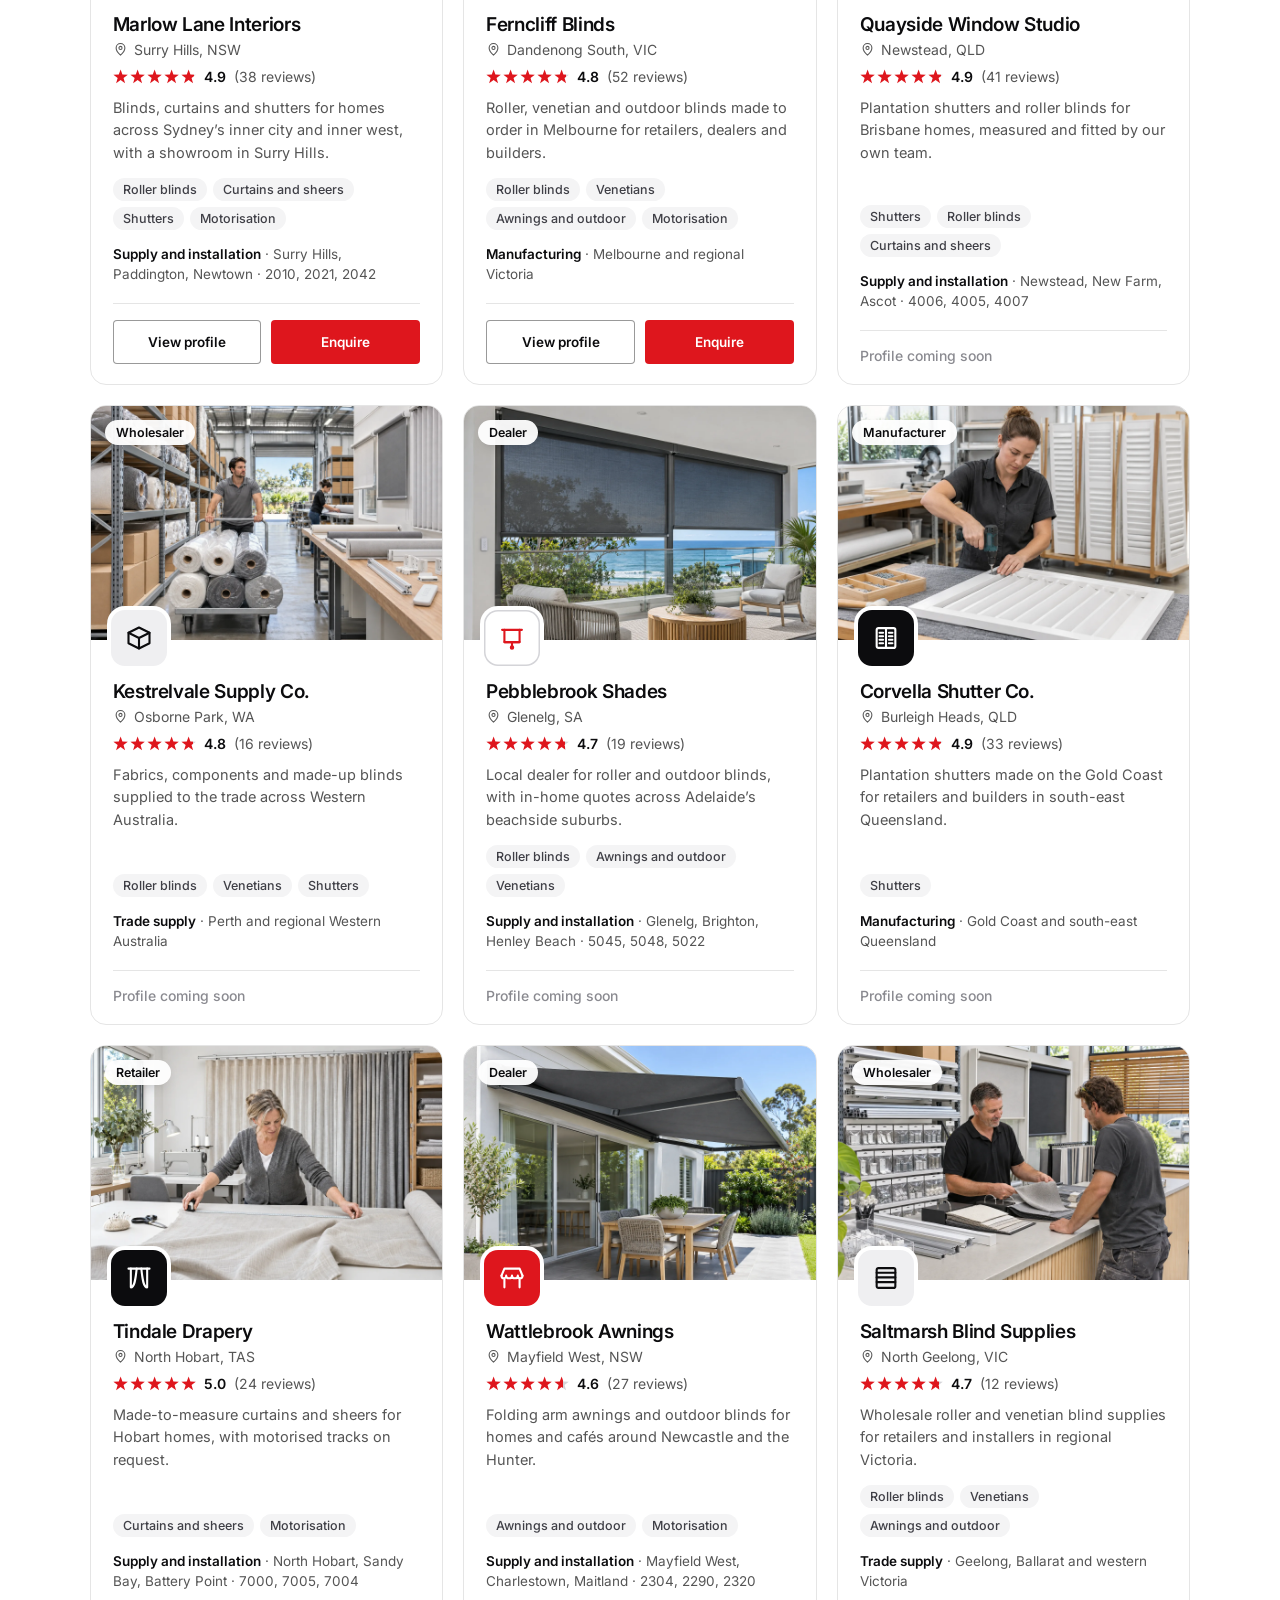
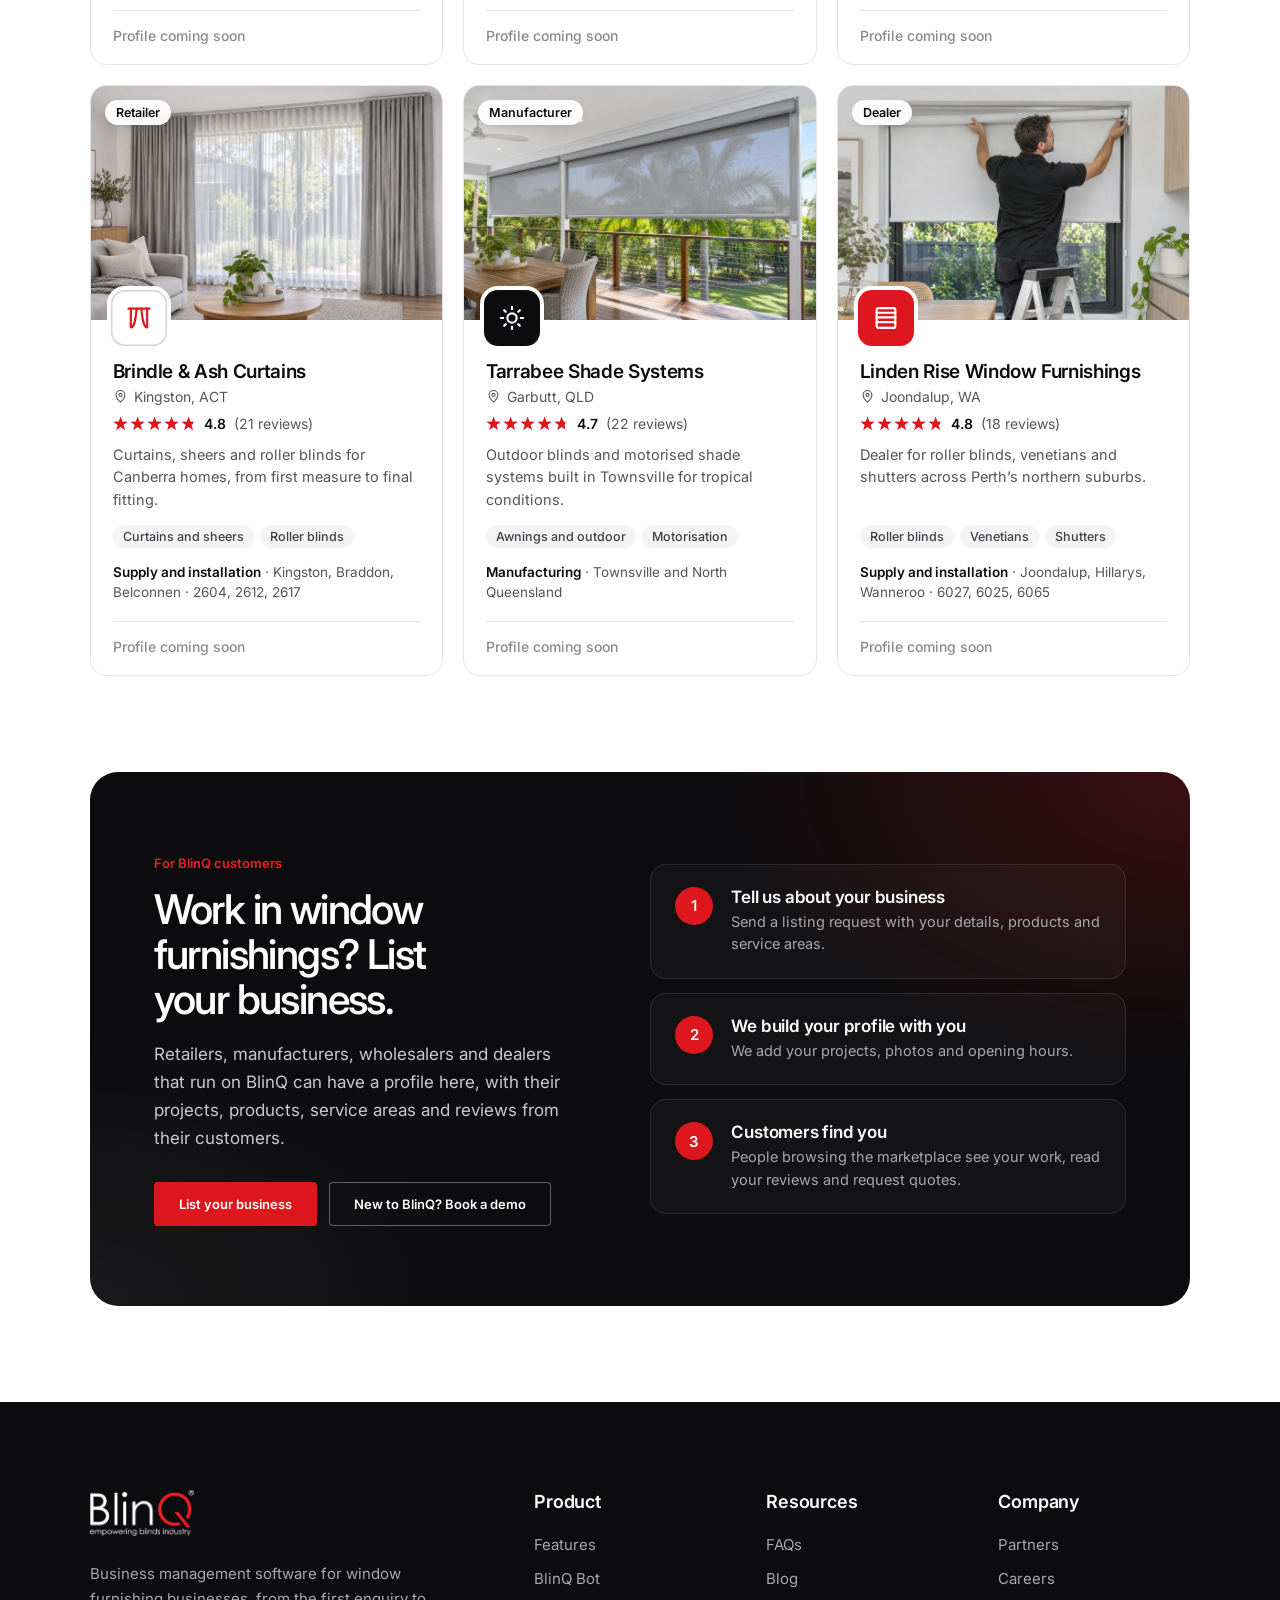
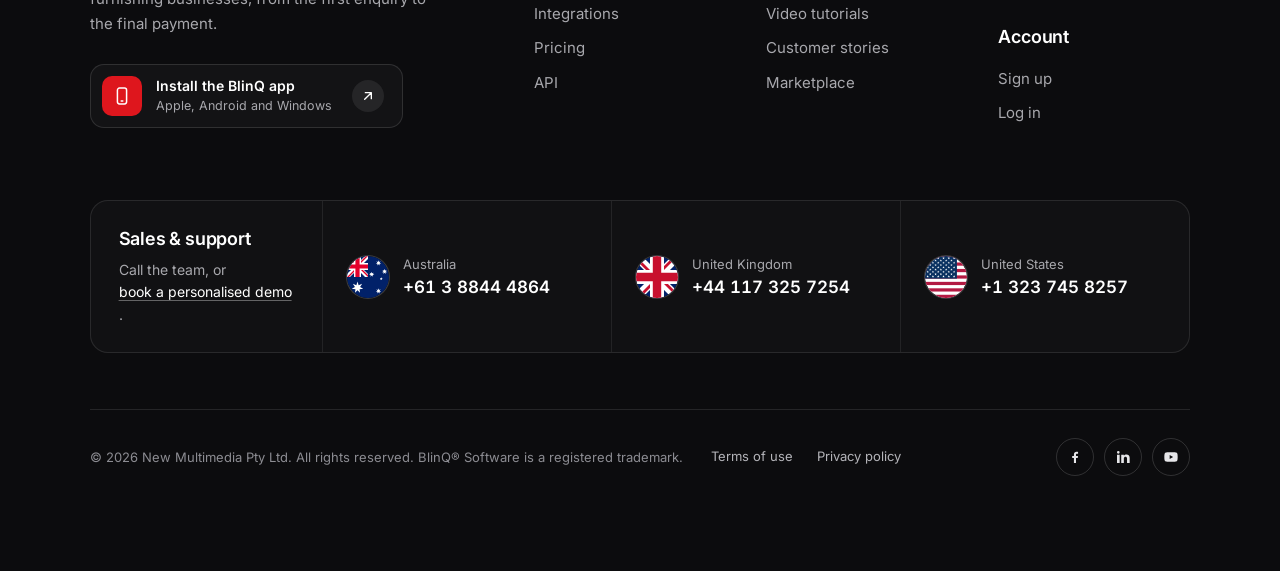
<file: marketplace.html>
<!doctype html>
<html lang="en-AU"><head><meta charset="utf-8"><meta name="viewport" content="width=device-width,initial-scale=1"><meta name="robots" content="noindex"><meta content="Find window furnishing retailers, manufacturers, wholesalers and dealers that run on BlinQ: see their work, read reviews and get in touch." name="description"/><title>Marketplace | BlinQ</title><link rel="icon" href="assets/favicon.webp"><link rel="preconnect" href="https://fonts.googleapis.com"><link rel="preconnect" href="https://fonts.gstatic.com" crossorigin><link rel="stylesheet" href="https://fonts.googleapis.com/css2?family=Inter:wght@400;450;500;550;600;650;700&amp;display=swap"><link rel="stylesheet" href="style.css?v=2dce6ef0"><link rel="stylesheet" href="marketplace.css?v=1b02bf01"></head><body>
<div class="site-container">
<a class="skip" href="#main">Skip to content</a>
<header><div class="header-inner"><a href="index.html" aria-label="BlinQ home"><img class="logo" src="assets/blinq-logo.webp" alt="BlinQ Software"></a><nav aria-label="Main navigation"><button data-menu="solutions" aria-expanded="false" aria-controls="solutions">Solutions<svg class="nav-chevron" viewBox="0 0 24 24" fill="none" stroke="currentColor" stroke-width="2" stroke-linecap="round" stroke-linejoin="round" aria-hidden="true"><path d="m6 9 6 6 6-6"/></svg></button><a href="index.html#ai">BlinQ Bot</a><a href="index.html#pricing">Pricing</a><button data-menu="resources-menu" aria-expanded="false" aria-controls="resources-menu">Resources<svg class="nav-chevron" viewBox="0 0 24 24" fill="none" stroke="currentColor" stroke-width="2" stroke-linecap="round" stroke-linejoin="round" aria-hidden="true"><path d="m6 9 6 6 6-6"/></svg></button></nav><div class="utilities"><a href="marketplace.html#list-your-business" class="list-biz"><svg viewBox="0 0 24 24" fill="none" stroke="currentColor" stroke-width="1.7" stroke-linecap="round" stroke-linejoin="round" aria-hidden="true"><path d="M3 9 4.5 4h15L21 9"/><path d="M4 9v11h16V9"/><path d="M3 9a3 3 0 0 0 6 0 3 3 0 0 0 6 0 3 3 0 0 0 6 0"/><path d="M10 20v-5h4v5"/></svg><span>List your business</span></a><a href="https://users.blinq.com.au" class="login">Log in</a><button id="mobile-menu" aria-expanded="false">Menu</button></div></div></header>
<div class="mega mega-float" id="solutions" hidden><div class="res-panel"><div class="res-col res-learn"><p class="res-heading">Window furnishing packages</p><ul class="sol-grid"><li><a class="sol-item" href="index.html#retail"><span class="sol-icon"><i class="sol-pkg" style="--pkg:50% 0%" aria-hidden="true"></i></span><span class="sol-text"><b>Retail</b><small>Enquiries, quotes, orders and installations</small></span></a></li><li><a class="sol-item" href="index.html#manufacturing"><span class="sol-icon"><i class="sol-pkg" style="--pkg:100% 0%" aria-hidden="true"></i></span><span class="sol-text"><b>Manufacturing</b><small>Customer orders, production and dispatch</small></span></a></li><li><a class="sol-item" href="index.html#wholesale"><span class="sol-icon"><i class="sol-pkg" style="--pkg:0% 100%" aria-hidden="true"></i></span><span class="sol-text"><b>Wholesale and dealers</b><small>Connected ordering for dealers</small></span></a></li><li><a class="sol-item" href="index.html#mobile"><span class="sol-icon"><i class="sol-pkg" style="--pkg:0% 0%" aria-hidden="true"></i></span><span class="sol-text"><b>Mobile App</b><small>Measure and quote with the customer</small></span></a></li><li><a class="sol-item" href="index.html#growth"><span class="sol-icon"><i class="sol-pkg" style="--pkg:50% 100%" aria-hidden="true"></i></span><span class="sol-text"><b>Online ordering</b><small>Customers order from your website</small></span></a></li></ul></div><div class="res-col sol-start"><p class="res-heading">Get started</p><ul><li><a class="sol-item" href="https://calendly.com/blinq/team"><span class="sol-icon"><svg viewBox="0 0 24 24" fill="none" stroke="currentColor" stroke-width="1.7" stroke-linecap="round" stroke-linejoin="round" aria-hidden="true"><rect x="3" y="4" width="18" height="18" rx="2"/><path d="M16 2v4M8 2v4M3 10h18M8 14h.01M12 14h.01M16 14h.01M8 18h.01M12 18h.01"/></svg></span><span class="sol-text"><b>Book a demo</b><small>Personalised to your business</small></span></a></li><li><a class="sol-item" href="index.html#trial"><span class="sol-icon"><svg viewBox="0 0 24 24" fill="none" stroke="currentColor" stroke-width="1.7" stroke-linecap="round" stroke-linejoin="round" aria-hidden="true"><path d="M13 2 3 14h9l-1 8 10-12h-9z"/></svg></span><span class="sol-text"><b>Start a free trial</b><small>Try BlinQ free for 7 days</small></span></a></li><li><a class="sol-item" href="index.html#pricing"><span class="sol-icon"><svg viewBox="0 0 24 24" fill="none" stroke="currentColor" stroke-width="1.7" stroke-linecap="round" stroke-linejoin="round" aria-hidden="true"><path d="m20.6 13.4-7.2 7.2a2 2 0 0 1-2.8 0L3 13V3h10l7.6 7.6a2 2 0 0 1 0 2.8z"/><circle cx="7.5" cy="7.5" r="1.5"/></svg></span><span class="sol-text"><b>Pricing</b><small>Plans and user packages</small></span></a></li></ul></div></div><div class="mega-mobile"><div class="mega-resources-mobile"><p class="res-heading">Window furnishing packages</p><ul class="sol-list" data-copy="#solutions .res-learn li"></ul></div><div class="mega-links"><a href="index.html#ai">BlinQ Bot</a><a href="index.html#pricing">Pricing</a><a href="https://users.blinq.com.au">Log in</a><a href="marketplace.html#list-your-business">List your business</a></div><div class="mega-resources-mobile"><p class="res-heading">Resources</p><ul data-copy="#resources-menu .res-col li"></ul></div></div></div>
<div class="mega mega-float mega-resources" id="resources-menu" hidden><div class="res-panel"><div class="res-col res-learn"><p class="res-heading">Learn and connect</p><div class="res-pair"><ul><li><a href="https://www.blinq.com.au/faqs" target="_blank" rel="noopener"><svg viewBox="0 0 24 24" fill="none" stroke="currentColor" stroke-width="1.7" stroke-linecap="round" stroke-linejoin="round" aria-hidden="true"><path d="M2 4h6a4 4 0 0 1 4 4v13a3 3 0 0 0-3-3H2z"/><path d="M22 4h-6a4 4 0 0 0-4 4v13a3 3 0 0 1 3-3h7z"/></svg><span>Knowledge base</span></a></li><li><a href="https://www.youtube.com/@BlinQ-Software" target="_blank" rel="noopener"><svg viewBox="0 0 24 24" fill="none" stroke="currentColor" stroke-width="1.7" stroke-linecap="round" stroke-linejoin="round" aria-hidden="true"><circle cx="12" cy="12" r="10"/><path d="m10 8 6 4-6 4z"/></svg><span>Video tutorials</span></a></li><li><a href="https://blogs.blinq.com.au/" target="_blank" rel="noopener"><svg viewBox="0 0 24 24" fill="none" stroke="currentColor" stroke-width="1.7" stroke-linecap="round" stroke-linejoin="round" aria-hidden="true"><path d="M12 20h9"/><path d="M16.5 3.5a2.1 2.1 0 0 1 3 3L7 19l-4 1 1-4z"/></svg><span>Blogs</span></a></li><li><a href="index.html#stories"><svg viewBox="0 0 24 24" fill="none" stroke="currentColor" stroke-width="1.7" stroke-linecap="round" stroke-linejoin="round" aria-hidden="true"><path d="M7 10v12"/><path d="M15 5.9 14 10h5.8a2 2 0 0 1 1.9 2.5l-2.3 8A2 2 0 0 1 17.5 22H4a2 2 0 0 1-2-2v-8a2 2 0 0 1 2-2h2.8a2 2 0 0 0 1.8-1.1L12 2a3.1 3.1 0 0 1 3 3.9z"/></svg><span>Customer stories</span></a></li></ul><ul><li><a href="index.html#faq"><svg viewBox="0 0 24 24" fill="none" stroke="currentColor" stroke-width="1.7" stroke-linecap="round" stroke-linejoin="round" aria-hidden="true"><circle cx="12" cy="12" r="10"/><path d="M9.1 9a3 3 0 0 1 5.8 1c0 2-3 3-3 3"/><path d="M12 17h.01"/></svg><span>Common questions</span></a></li><li><a href="https://api.blinq.com.au/documentation/" target="_blank" rel="noopener"><svg viewBox="0 0 24 24" fill="none" stroke="currentColor" stroke-width="1.7" stroke-linecap="round" stroke-linejoin="round" aria-hidden="true"><path d="m16 18 6-6-6-6"/><path d="m8 6-6 6 6 6"/></svg><span>API documentation</span></a></li><li><a href="https://apps.blinq.com.au/" target="_blank" rel="noopener"><svg viewBox="0 0 24 24" fill="none" stroke="currentColor" stroke-width="1.7" stroke-linecap="round" stroke-linejoin="round" aria-hidden="true"><path d="M12 22v-5M9 8V2M15 8V2"/><path d="M18 8v5a4 4 0 0 1-4 4h-4a4 4 0 0 1-4-4V8z"/></svg><span>Explore integrations</span></a></li><li><a href="marketplace.html"><svg viewBox="0 0 24 24" fill="none" stroke="currentColor" stroke-width="1.7" stroke-linecap="round" stroke-linejoin="round" aria-hidden="true"><path d="M3 9 4.5 4h15L21 9"/><path d="M4 9v11h16V9"/><path d="M3 9a3 3 0 0 0 6 0 3 3 0 0 0 6 0 3 3 0 0 0 6 0"/><path d="M10 20v-5h4v5"/></svg><span>Marketplace</span></a></li></ul></div></div><div class="res-col"><p class="res-heading">Support</p><ul><li><a href="mailto:support@blinq.com.au" data-contact><svg viewBox="0 0 24 24" fill="none" stroke="currentColor" stroke-width="1.7" stroke-linecap="round" stroke-linejoin="round" aria-hidden="true"><rect x="2" y="4" width="20" height="16" rx="2"/><path d="m22 7-10 6L2 7"/></svg><span>Contact us</span></a></li><li><a href="https://calendly.com/blinq/team"><svg viewBox="0 0 24 24" fill="none" stroke="currentColor" stroke-width="1.7" stroke-linecap="round" stroke-linejoin="round" aria-hidden="true"><rect x="3" y="4" width="18" height="18" rx="2"/><path d="M16 2v4M8 2v4M3 10h18M8 14h.01M12 14h.01M16 14h.01M8 18h.01M12 18h.01"/></svg><span>Schedule an appointment</span></a></li><li><a href="index.html#trial"><svg viewBox="0 0 24 24" fill="none" stroke="currentColor" stroke-width="1.7" stroke-linecap="round" stroke-linejoin="round" aria-hidden="true"><path d="M13 2 3 14h9l-1 8 10-12h-9z"/></svg><span>Start a free trial</span></a></li><li><a href="https://calendly.com/blinq/team"><svg viewBox="0 0 24 24" fill="none" stroke="currentColor" stroke-width="1.7" stroke-linecap="round" stroke-linejoin="round" aria-hidden="true"><rect x="3" y="4" width="18" height="18" rx="2"/><path d="M16 2v4M8 2v4M3 10h18M8 14h.01M12 14h.01M16 14h.01M8 18h.01M12 18h.01"/></svg><span>Book a demo</span></a></li></ul></div><div class="res-col"><p class="res-heading">Company</p><ul><li><a href="https://www.youtube.com/watch?v=9aikpx1hb-g" data-video="9aikpx1hb-g" data-video-title="Why we built BlinQ"><svg viewBox="0 0 24 24" fill="none" stroke="currentColor" stroke-width="1.7" stroke-linecap="round" stroke-linejoin="round" aria-hidden="true"><circle cx="12" cy="12" r="10"/><path d="M12 16v-4M12 8h.01"/></svg><span>About us</span></a></li><li><a href="https://partners.blinq.com.au/" target="_blank" rel="noopener"><svg viewBox="0 0 24 24" fill="none" stroke="currentColor" stroke-width="1.7" stroke-linecap="round" stroke-linejoin="round" aria-hidden="true"><rect x="2" y="7" width="20" height="14" rx="2"/><path d="M16 21V5a2 2 0 0 0-2-2h-4a2 2 0 0 0-2 2v16"/></svg><span>Partners</span></a></li><li><a href="https://careers.blinq.com.au/" target="_blank" rel="noopener"><svg viewBox="0 0 24 24" fill="none" stroke="currentColor" stroke-width="1.7" stroke-linecap="round" stroke-linejoin="round" aria-hidden="true"><path d="M16 21v-2a4 4 0 0 0-4-4H6a4 4 0 0 0-4 4v2"/><circle cx="9" cy="7" r="4"/><path d="M22 21v-2a4 4 0 0 0-3-3.9M16 3.1a4 4 0 0 1 0 7.8"/></svg><span>Careers</span></a></li></ul></div></div></div><div id="shade" hidden></div>
<main id="main" class="mk-page">
<p class="mk-sample"><svg viewBox="0 0 24 24" fill="none" stroke="currentColor" stroke-width="2" stroke-linecap="round" stroke-linejoin="round" aria-hidden="true"><circle cx="12" cy="12" r="9"/><path d="M12 11v5M12 7.6v.1"/></svg><span>Preview: every business here is a made-up sample, to show how BlinQ Marketplace will look. Open Marlow Lane Interiors or Ferncliff Blinds to see a full profile.</span></p>
<section class="mk-hero" aria-labelledby="mk-title">
<div class="mk-hero-copy">
<p class="eyebrow">BlinQ Marketplace</p>
<h1 id="mk-title">Find a window furnishing business you can trust.</h1>
<p class="mk-lead">Browse blinds, curtains, shutters and awnings businesses that run on BlinQ. See their work, read their reviews, then request an in-home measure and quote.</p>
<div class="mk-hero-actions"><a class="btn primary" href="#businesses">Find businesses<svg viewBox="0 0 24 24" fill="none" stroke="currentColor" stroke-width="2" stroke-linecap="round" stroke-linejoin="round" aria-hidden="true"><path d="M12 5v14M6 13l6 6 6-6"/></svg></a><button type="button" class="btn outline" data-quote>Request a quote</button></div>
<ul class="mk-hero-points"><li><svg viewBox="0 0 24 24" fill="none" stroke="currentColor" stroke-width="2" stroke-linecap="round" stroke-linejoin="round" aria-hidden="true"><path d="M20 6 9 17l-5-5"/></svg>Retailers, manufacturers, wholesalers and dealers</li><li><svg viewBox="0 0 24 24" fill="none" stroke="currentColor" stroke-width="2" stroke-linecap="round" stroke-linejoin="round" aria-hidden="true"><path d="M20 6 9 17l-5-5"/></svg>Real projects and customer reviews</li><li><svg viewBox="0 0 24 24" fill="none" stroke="currentColor" stroke-width="2" stroke-linecap="round" stroke-linejoin="round" aria-hidden="true"><path d="M20 6 9 17l-5-5"/></svg>Free to search and enquire</li></ul>
</div>
<div class="mk-hero-photo"><img src="assets/marketplace/marlow-lane-interiors/project-1-a.webp?v=2dd6738d" alt="A terrace living room with floor-length white sheer curtains" width="1536" height="1024" fetchpriority="high">
<div class="mk-float mk-float-top" aria-hidden="true"><span class="mk-logo" data-tone="ink" aria-hidden="true"><svg viewBox="0 0 24 24" fill="none" stroke="currentColor" stroke-width="1.8" stroke-linecap="round" stroke-linejoin="round" aria-hidden="true"><path d="M6 20V10a6 6 0 0 1 12 0v10z"/><path d="M12 4v16M6 13h12"/></svg></span><div><b>Marlow Lane Interiors</b><span><span class="mk-stars" style="--fill:98.1%" aria-hidden="true"></span>4.9 · 38 reviews</span></div></div>
<div class="mk-float mk-float-bottom" aria-hidden="true"><span class="mk-float-tick"><svg viewBox="0 0 24 24" fill="none" stroke="currentColor" stroke-width="2" stroke-linecap="round" stroke-linejoin="round" aria-hidden="true"><path d="M20 6 9 17l-5-5"/></svg></span><div><b>Quote request sent</b><span>In-home measure · Paddington</span></div></div>
</div>
<div class="mk-type-tiles" role="group" aria-label="Browse by business type"><button type="button" class="mk-type-tile" data-type="retailer" aria-pressed="false"><span class="mk-type-icon"><svg viewBox="0 0 24 24" fill="none" stroke="currentColor" stroke-width="1.7" stroke-linecap="round" stroke-linejoin="round" aria-hidden="true"><path d="M3 9 4.5 4h15L21 9"/><path d="M4 9v11h16V9"/><path d="M3 9a3 3 0 0 0 6 0 3 3 0 0 0 6 0 3 3 0 0 0 6 0"/><path d="M10 20v-5h4v5"/></svg></span><b>Retailers</b><span class="mk-type-n">4 businesses</span><small>Showrooms, in-home quotes and installation</small></button><button type="button" class="mk-type-tile" data-type="manufacturer" aria-pressed="false"><span class="mk-type-icon"><svg viewBox="0 0 24 24" fill="none" stroke="currentColor" stroke-width="1.7" stroke-linecap="round" stroke-linejoin="round" aria-hidden="true"><path d="M3 21V10l5 3v-3l5 3v-3l5 3V4h3v17z"/><path d="M7 17h2M11 17h2M15 17h2"/></svg></span><b>Manufacturers</b><span class="mk-type-n">3 businesses</span><small>Blinds, shutters and awnings made to order</small></button><button type="button" class="mk-type-tile" data-type="wholesaler" aria-pressed="false"><span class="mk-type-icon"><svg viewBox="0 0 24 24" fill="none" stroke="currentColor" stroke-width="1.7" stroke-linecap="round" stroke-linejoin="round" aria-hidden="true"><path d="M3 21V8l9-5 9 5v13"/><path d="M7 21v-8h10v8M7 17h10"/></svg></span><b>Wholesalers</b><span class="mk-type-n">2 businesses</span><small>Fabrics, components and supply for the trade</small></button><button type="button" class="mk-type-tile" data-type="dealer" aria-pressed="false"><span class="mk-type-icon"><svg viewBox="0 0 24 24" fill="none" stroke="currentColor" stroke-width="1.7" stroke-linecap="round" stroke-linejoin="round" aria-hidden="true"><path d="M3 6h11v10H3zM14 9h4l3 3v4h-7"/><circle cx="7" cy="17.5" r="1.8"/><circle cx="17.5" cy="17.5" r="1.8"/></svg></span><b>Dealers</b><span class="mk-type-n">3 businesses</span><small>Local sales and fitting for supplier ranges</small></button></div>
</section>
<section class="mk-directory" id="businesses" aria-labelledby="mk-dir-title">
<div class="mk-dir-head"><div><p class="eyebrow">Business directory</p><h2 id="mk-dir-title">Browse businesses that run on BlinQ</h2></div><p>Sample listings across Australia</p></div>
<form class="mk-filters" role="search" aria-label="Search businesses">
<label class="mk-f-q"><span>Suburb, postcode or business</span><span class="mk-input"><svg viewBox="0 0 24 24" fill="none" stroke="currentColor" stroke-width="2" stroke-linecap="round" stroke-linejoin="round" aria-hidden="true"><circle cx="11" cy="11" r="7"/><path d="m20 20-3.5-3.5"/></svg><input id="mk-q" type="search" placeholder="e.g. Surry Hills or 2010" autocomplete="off"></span></label>
<label><span>Product</span><select id="mk-product"><option value="">All products</option><option value="roller">Roller blinds</option><option value="curtains">Curtains and sheers</option><option value="shutters">Shutters</option><option value="venetians">Venetians</option><option value="outdoor">Awnings and outdoor</option><option value="motorised">Motorisation</option></select></label>
<label><span>Service</span><select id="mk-service"><option value="">All services</option><option value="install">Supply and installation</option><option value="manufacturing">Manufacturing</option><option value="trade">Trade supply</option></select></label>
<label><span>State</span><select id="mk-state"><option value="">All states</option><option value="ACT">ACT</option><option value="NSW">NSW</option><option value="NT">NT</option><option value="QLD">QLD</option><option value="SA">SA</option><option value="TAS">TAS</option><option value="VIC">VIC</option><option value="WA">WA</option></select></label>
<button class="btn primary" type="submit">Search</button>
</form>
<div class="mk-bar"><div class="mk-chips mk-types" role="group" aria-label="Filter by business type"><button type="button" data-type="all" aria-pressed="true">All <span>12</span></button><button type="button" data-type="retailer" aria-pressed="false">Retailers <span>4</span></button><button type="button" data-type="manufacturer" aria-pressed="false">Manufacturers <span>3</span></button><button type="button" data-type="wholesaler" aria-pressed="false">Wholesalers <span>2</span></button><button type="button" data-type="dealer" aria-pressed="false">Dealers <span>3</span></button></div>
<div class="mk-results-tools"><button type="button" class="mk-clear" hidden>Clear filters</button><label class="mk-sort">Sort by <select id="mk-sort"><option value="order">Recommended</option><option value="rating">Highest rated</option><option value="reviews">Most reviews</option><option value="name">Name, A to Z</option></select></label></div></div>
<p class="mk-count" id="mk-count" aria-live="polite">12 businesses</p>
<div class="mk-results"><ul class="mk-grid"><li class="mk-card is-live" data-type="retailer" data-state="NSW" data-service="install" data-products="roller curtains shutters motorised" data-rating="4.9" data-reviews="38" data-name="Marlow Lane Interiors" data-order="0"><div class="mk-card-media"><img src="assets/marketplace/marlow-lane-interiors/cover.webp?v=ebce783e" alt="A window furnishings showroom with a consultant showing a customer roller blind samples on a display wall" width="1536" height="1024" loading="lazy"><span class="mk-type">Retailer</span></div><div class="mk-card-body"><span class="mk-logo" data-tone="ink" aria-hidden="true"><svg viewBox="0 0 24 24" fill="none" stroke="currentColor" stroke-width="1.8" stroke-linecap="round" stroke-linejoin="round" aria-hidden="true"><path d="M6 20V10a6 6 0 0 1 12 0v10z"/><path d="M12 4v16M6 13h12"/></svg></span><h3><a href="business/marlow-lane-interiors.html">Marlow Lane Interiors</a></h3><p class="mk-loc"><svg viewBox="0 0 24 24" fill="none" stroke="currentColor" stroke-width="1.7" stroke-linecap="round" stroke-linejoin="round" aria-hidden="true"><path d="M12 21s-7-6.2-7-11.5a7 7 0 0 1 14 0C19 14.8 12 21 12 21z"/><circle cx="12" cy="9.5" r="2.5"/></svg>Surry Hills, NSW</p><p class="mk-rating"><span class="mk-stars" style="--fill:98.1%" aria-hidden="true"></span><b>4.9</b><span class="sr-only">out of 5,</span><span>(38 reviews)</span></p><p class="mk-blurb">Blinds, curtains and shutters for homes across Sydney’s inner city and inner west, with a showroom in Surry Hills.</p><ul class="mk-tags" aria-label="Products"><li>Roller blinds</li><li>Curtains and sheers</li><li>Shutters</li><li>Motorisation</li></ul><p class="mk-serve"><b>Supply and installation</b> · Surry Hills, Paddington, Newtown · 2010, 2021, 2042</p><div class="mk-card-actions"><a class="btn outline" href="business/marlow-lane-interiors.html">View profile</a><button type="button" class="btn primary" data-quote="Marlow Lane Interiors">Enquire</button></div></div></li><li class="mk-card is-live" data-type="manufacturer" data-state="VIC" data-service="manufacturing" data-products="roller venetians outdoor motorised" data-rating="4.8" data-reviews="52" data-name="Ferncliff Blinds" data-order="1"><div class="mk-card-media"><img src="assets/marketplace/ferncliff-blinds/cover.webp?v=be7ea779" alt="Two workers assembling roller blinds on a clean, bright factory floor" width="1536" height="1024" loading="lazy"><span class="mk-type">Manufacturer</span></div><div class="mk-card-body"><span class="mk-logo" data-tone="red" aria-hidden="true"><svg viewBox="0 0 24 24" fill="none" stroke="currentColor" stroke-width="1.8" stroke-linecap="round" stroke-linejoin="round" aria-hidden="true"><path d="M12 21V8"/><path d="M12 8c0-3 2-5 5-5 0 3-2 5-5 5zM12 13c0-3-2-5-5-5 0 3 2 5 5 5zM12 17.5c0-2.5 2-4.5 4.5-4.5 0 2.5-2 4.5-4.5 4.5z"/></svg></span><h3><a href="business/ferncliff-blinds.html">Ferncliff Blinds</a></h3><p class="mk-loc"><svg viewBox="0 0 24 24" fill="none" stroke="currentColor" stroke-width="1.7" stroke-linecap="round" stroke-linejoin="round" aria-hidden="true"><path d="M12 21s-7-6.2-7-11.5a7 7 0 0 1 14 0C19 14.8 12 21 12 21z"/><circle cx="12" cy="9.5" r="2.5"/></svg>Dandenong South, VIC</p><p class="mk-rating"><span class="mk-stars" style="--fill:96.3%" aria-hidden="true"></span><b>4.8</b><span class="sr-only">out of 5,</span><span>(52 reviews)</span></p><p class="mk-blurb">Roller, venetian and outdoor blinds made to order in Melbourne for retailers, dealers and builders.</p><ul class="mk-tags" aria-label="Products"><li>Roller blinds</li><li>Venetians</li><li>Awnings and outdoor</li><li>Motorisation</li></ul><p class="mk-serve"><b>Manufacturing</b> · Melbourne and regional Victoria</p><div class="mk-card-actions"><a class="btn outline" href="business/ferncliff-blinds.html">View profile</a><button type="button" class="btn primary" data-quote="Ferncliff Blinds">Enquire</button></div></div></li><li class="mk-card" data-type="retailer" data-state="QLD" data-service="install" data-products="shutters roller curtains" data-rating="4.9" data-reviews="41" data-name="Quayside Window Studio" data-order="2"><div class="mk-card-media"><img src="assets/marketplace/quayside-window-studio/cover.webp?v=5af42bbe" alt="A bright Queensland living room with white plantation shutters" width="1536" height="1024" loading="lazy"><span class="mk-type">Retailer</span></div><div class="mk-card-body"><span class="mk-logo" data-tone="light" aria-hidden="true"><svg viewBox="0 0 24 24" fill="none" stroke="currentColor" stroke-width="1.8" stroke-linecap="round" stroke-linejoin="round" aria-hidden="true"><path d="M8 11V5h8v6"/><path d="M3 15c2 0 2-2 4.5-2s2.5 2 4.5 2 2-2 4.5-2 2.5 2 4.5 2M3 19c2 0 2-2 4.5-2s2.5 2 4.5 2 2-2 4.5-2 2.5 2 4.5 2"/></svg></span><h3>Quayside Window Studio</h3><p class="mk-loc"><svg viewBox="0 0 24 24" fill="none" stroke="currentColor" stroke-width="1.7" stroke-linecap="round" stroke-linejoin="round" aria-hidden="true"><path d="M12 21s-7-6.2-7-11.5a7 7 0 0 1 14 0C19 14.8 12 21 12 21z"/><circle cx="12" cy="9.5" r="2.5"/></svg>Newstead, QLD</p><p class="mk-rating"><span class="mk-stars" style="--fill:98.1%" aria-hidden="true"></span><b>4.9</b><span class="sr-only">out of 5,</span><span>(41 reviews)</span></p><p class="mk-blurb">Plantation shutters and roller blinds for Brisbane homes, measured and fitted by our own team.</p><ul class="mk-tags" aria-label="Products"><li>Shutters</li><li>Roller blinds</li><li>Curtains and sheers</li></ul><p class="mk-serve"><b>Supply and installation</b> · Newstead, New Farm, Ascot · 4006, 4005, 4007</p><div class="mk-card-foot"><span class="mk-soon">Profile coming soon</span></div></div></li><li class="mk-card" data-type="wholesaler" data-state="WA" data-service="trade" data-products="roller venetians shutters" data-rating="4.8" data-reviews="16" data-name="Kestrelvale Supply Co." data-order="3"><div class="mk-card-media"><img src="assets/marketplace/kestrelvale-supply-co/cover.webp?v=b2961e66" alt="A wholesale warehouse with shelves of fabric rolls and a worker pushing a trolley" width="1536" height="1024" loading="lazy"><span class="mk-type">Wholesaler</span></div><div class="mk-card-body"><span class="mk-logo" data-tone="light" aria-hidden="true"><svg viewBox="0 0 24 24" fill="none" stroke="currentColor" stroke-width="1.8" stroke-linecap="round" stroke-linejoin="round" aria-hidden="true"><path d="m3 7.5 9-4.5 9 4.5v9L12 21l-9-4.5z"/><path d="m3 7.5 9 4.5 9-4.5M12 12v9"/></svg></span><h3>Kestrelvale Supply Co.</h3><p class="mk-loc"><svg viewBox="0 0 24 24" fill="none" stroke="currentColor" stroke-width="1.7" stroke-linecap="round" stroke-linejoin="round" aria-hidden="true"><path d="M12 21s-7-6.2-7-11.5a7 7 0 0 1 14 0C19 14.8 12 21 12 21z"/><circle cx="12" cy="9.5" r="2.5"/></svg>Osborne Park, WA</p><p class="mk-rating"><span class="mk-stars" style="--fill:96.3%" aria-hidden="true"></span><b>4.8</b><span class="sr-only">out of 5,</span><span>(16 reviews)</span></p><p class="mk-blurb">Fabrics, components and made-up blinds supplied to the trade across Western Australia.</p><ul class="mk-tags" aria-label="Products"><li>Roller blinds</li><li>Venetians</li><li>Shutters</li></ul><p class="mk-serve"><b>Trade supply</b> · Perth and regional Western Australia</p><div class="mk-card-foot"><span class="mk-soon">Profile coming soon</span></div></div></li><li class="mk-card" data-type="dealer" data-state="SA" data-service="install" data-products="roller outdoor venetians" data-rating="4.7" data-reviews="19" data-name="Pebblebrook Shades" data-order="4"><div class="mk-card-media"><img src="assets/marketplace/pebblebrook-shades/cover.webp?v=ad1b2731" alt="A beachside home&#x27;s balcony with outdoor blinds partly lowered" width="1536" height="1024" loading="lazy"><span class="mk-type">Dealer</span></div><div class="mk-card-body"><span class="mk-logo" data-tone="line" aria-hidden="true"><svg viewBox="0 0 24 24" fill="none" stroke="currentColor" stroke-width="1.8" stroke-linecap="round" stroke-linejoin="round" aria-hidden="true"><path d="M3.5 5h17"/><path d="M5.5 5v10.5h13V5"/><path d="M5.5 15.5h13M12 15.5V19"/><circle cx="12" cy="20.2" r="1"/></svg></span><h3>Pebblebrook Shades</h3><p class="mk-loc"><svg viewBox="0 0 24 24" fill="none" stroke="currentColor" stroke-width="1.7" stroke-linecap="round" stroke-linejoin="round" aria-hidden="true"><path d="M12 21s-7-6.2-7-11.5a7 7 0 0 1 14 0C19 14.8 12 21 12 21z"/><circle cx="12" cy="9.5" r="2.5"/></svg>Glenelg, SA</p><p class="mk-rating"><span class="mk-stars" style="--fill:94.6%" aria-hidden="true"></span><b>4.7</b><span class="sr-only">out of 5,</span><span>(19 reviews)</span></p><p class="mk-blurb">Local dealer for roller and outdoor blinds, with in-home quotes across Adelaide’s beachside suburbs.</p><ul class="mk-tags" aria-label="Products"><li>Roller blinds</li><li>Awnings and outdoor</li><li>Venetians</li></ul><p class="mk-serve"><b>Supply and installation</b> · Glenelg, Brighton, Henley Beach · 5045, 5048, 5022</p><div class="mk-card-foot"><span class="mk-soon">Profile coming soon</span></div></div></li><li class="mk-card" data-type="manufacturer" data-state="QLD" data-service="manufacturing" data-products="shutters" data-rating="4.9" data-reviews="33" data-name="Corvella Shutter Co." data-order="5"><div class="mk-card-media"><img src="assets/marketplace/corvella-shutter-co/cover.webp?v=846bd2a2" alt="A craftsperson assembling a white plantation shutter panel in a workshop" width="1536" height="1024" loading="lazy"><span class="mk-type">Manufacturer</span></div><div class="mk-card-body"><span class="mk-logo" data-tone="ink" aria-hidden="true"><svg viewBox="0 0 24 24" fill="none" stroke="currentColor" stroke-width="1.8" stroke-linecap="round" stroke-linejoin="round" aria-hidden="true"><rect x="4" y="3.5" width="16" height="17" rx="1.5"/><path d="M12 3.5v17M6.5 7.5h3M6.5 10.5h3M6.5 13.5h3M6.5 16.5h3M14.5 7.5h3M14.5 10.5h3M14.5 13.5h3M14.5 16.5h3"/></svg></span><h3>Corvella Shutter Co.</h3><p class="mk-loc"><svg viewBox="0 0 24 24" fill="none" stroke="currentColor" stroke-width="1.7" stroke-linecap="round" stroke-linejoin="round" aria-hidden="true"><path d="M12 21s-7-6.2-7-11.5a7 7 0 0 1 14 0C19 14.8 12 21 12 21z"/><circle cx="12" cy="9.5" r="2.5"/></svg>Burleigh Heads, QLD</p><p class="mk-rating"><span class="mk-stars" style="--fill:98.1%" aria-hidden="true"></span><b>4.9</b><span class="sr-only">out of 5,</span><span>(33 reviews)</span></p><p class="mk-blurb">Plantation shutters made on the Gold Coast for retailers and builders in south-east Queensland.</p><ul class="mk-tags" aria-label="Products"><li>Shutters</li></ul><p class="mk-serve"><b>Manufacturing</b> · Gold Coast and south-east Queensland</p><div class="mk-card-foot"><span class="mk-soon">Profile coming soon</span></div></div></li><li class="mk-card" data-type="retailer" data-state="TAS" data-service="install" data-products="curtains motorised" data-rating="5.0" data-reviews="24" data-name="Tindale Drapery" data-order="6"><div class="mk-card-media"><img src="assets/marketplace/tindale-drapery/cover.webp?v=253957b0" alt="A curtain workroom with linen fabric on a large cutting table" width="1536" height="1024" loading="lazy"><span class="mk-type">Retailer</span></div><div class="mk-card-body"><span class="mk-logo" data-tone="ink" aria-hidden="true"><svg viewBox="0 0 24 24" fill="none" stroke="currentColor" stroke-width="1.8" stroke-linecap="round" stroke-linejoin="round" aria-hidden="true"><path d="M3 4h18"/><path d="M5 4v16c3 0 4-6 5-16M19 4v16c-3 0-4-6-5-16"/></svg></span><h3>Tindale Drapery</h3><p class="mk-loc"><svg viewBox="0 0 24 24" fill="none" stroke="currentColor" stroke-width="1.7" stroke-linecap="round" stroke-linejoin="round" aria-hidden="true"><path d="M12 21s-7-6.2-7-11.5a7 7 0 0 1 14 0C19 14.8 12 21 12 21z"/><circle cx="12" cy="9.5" r="2.5"/></svg>North Hobart, TAS</p><p class="mk-rating"><span class="mk-stars" style="--fill:100.0%" aria-hidden="true"></span><b>5.0</b><span class="sr-only">out of 5,</span><span>(24 reviews)</span></p><p class="mk-blurb">Made-to-measure curtains and sheers for Hobart homes, with motorised tracks on request.</p><ul class="mk-tags" aria-label="Products"><li>Curtains and sheers</li><li>Motorisation</li></ul><p class="mk-serve"><b>Supply and installation</b> · North Hobart, Sandy Bay, Battery Point · 7000, 7005, 7004</p><div class="mk-card-foot"><span class="mk-soon">Profile coming soon</span></div></div></li><li class="mk-card" data-type="dealer" data-state="NSW" data-service="install" data-products="outdoor motorised" data-rating="4.6" data-reviews="27" data-name="Wattlebrook Awnings" data-order="7"><div class="mk-card-media"><img src="assets/marketplace/wattlebrook-awnings/cover.webp?v=fc354168" alt="A charcoal folding arm awning over a home&#x27;s paved patio" width="1536" height="1024" loading="lazy"><span class="mk-type">Dealer</span></div><div class="mk-card-body"><span class="mk-logo" data-tone="red" aria-hidden="true"><svg viewBox="0 0 24 24" fill="none" stroke="currentColor" stroke-width="1.8" stroke-linecap="round" stroke-linejoin="round" aria-hidden="true"><path d="M3 10 5.5 4h13L21 10"/><path d="M3 10c0 1.4 1 2.2 2 2.2S7 11.4 7 10c0 1.4 1 2.2 2.5 2.2S12 11.4 12 10c0 1.4 1 2.2 2.5 2.2S17 11.4 17 10c0 1.4 1 2.2 2 2.2s2-.8 2-2.2"/><path d="M5.5 13v7M18.5 13v7"/></svg></span><h3>Wattlebrook Awnings</h3><p class="mk-loc"><svg viewBox="0 0 24 24" fill="none" stroke="currentColor" stroke-width="1.7" stroke-linecap="round" stroke-linejoin="round" aria-hidden="true"><path d="M12 21s-7-6.2-7-11.5a7 7 0 0 1 14 0C19 14.8 12 21 12 21z"/><circle cx="12" cy="9.5" r="2.5"/></svg>Mayfield West, NSW</p><p class="mk-rating"><span class="mk-stars" style="--fill:92.8%" aria-hidden="true"></span><b>4.6</b><span class="sr-only">out of 5,</span><span>(27 reviews)</span></p><p class="mk-blurb">Folding arm awnings and outdoor blinds for homes and cafés around Newcastle and the Hunter.</p><ul class="mk-tags" aria-label="Products"><li>Awnings and outdoor</li><li>Motorisation</li></ul><p class="mk-serve"><b>Supply and installation</b> · Mayfield West, Charlestown, Maitland · 2304, 2290, 2320</p><div class="mk-card-foot"><span class="mk-soon">Profile coming soon</span></div></div></li><li class="mk-card" data-type="wholesaler" data-state="VIC" data-service="trade" data-products="roller venetians outdoor" data-rating="4.7" data-reviews="12" data-name="Saltmarsh Blind Supplies" data-order="8"><div class="mk-card-media"><img src="assets/marketplace/saltmarsh-blind-supplies/cover.webp?v=cf60ce49" alt="A trade counter with aluminium blind components and fabric samples" width="1536" height="1024" loading="lazy"><span class="mk-type">Wholesaler</span></div><div class="mk-card-body"><span class="mk-logo" data-tone="light" aria-hidden="true"><svg viewBox="0 0 24 24" fill="none" stroke="currentColor" stroke-width="1.8" stroke-linecap="round" stroke-linejoin="round" aria-hidden="true"><rect x="4" y="3.5" width="16" height="17" rx="1.5"/><path d="M4 7.5h16M4 11.5h16M4 15.5h16"/></svg></span><h3>Saltmarsh Blind Supplies</h3><p class="mk-loc"><svg viewBox="0 0 24 24" fill="none" stroke="currentColor" stroke-width="1.7" stroke-linecap="round" stroke-linejoin="round" aria-hidden="true"><path d="M12 21s-7-6.2-7-11.5a7 7 0 0 1 14 0C19 14.8 12 21 12 21z"/><circle cx="12" cy="9.5" r="2.5"/></svg>North Geelong, VIC</p><p class="mk-rating"><span class="mk-stars" style="--fill:94.6%" aria-hidden="true"></span><b>4.7</b><span class="sr-only">out of 5,</span><span>(12 reviews)</span></p><p class="mk-blurb">Wholesale roller and venetian blind supplies for retailers and installers in regional Victoria.</p><ul class="mk-tags" aria-label="Products"><li>Roller blinds</li><li>Venetians</li><li>Awnings and outdoor</li></ul><p class="mk-serve"><b>Trade supply</b> · Geelong, Ballarat and western Victoria</p><div class="mk-card-foot"><span class="mk-soon">Profile coming soon</span></div></div></li><li class="mk-card" data-type="retailer" data-state="ACT" data-service="install" data-products="curtains roller" data-rating="4.8" data-reviews="21" data-name="Brindle &amp; Ash Curtains" data-order="9"><div class="mk-card-media"><img src="assets/marketplace/brindle-and-ash-curtains/cover.webp?v=8c0aa0df" alt="A living room with layered grey curtains and white sheers" width="1536" height="1024" loading="lazy"><span class="mk-type">Retailer</span></div><div class="mk-card-body"><span class="mk-logo" data-tone="line" aria-hidden="true"><svg viewBox="0 0 24 24" fill="none" stroke="currentColor" stroke-width="1.8" stroke-linecap="round" stroke-linejoin="round" aria-hidden="true"><path d="M3 4h18"/><path d="M5 4v16c3 0 4-6 5-16M19 4v16c-3 0-4-6-5-16"/></svg></span><h3>Brindle &amp; Ash Curtains</h3><p class="mk-loc"><svg viewBox="0 0 24 24" fill="none" stroke="currentColor" stroke-width="1.7" stroke-linecap="round" stroke-linejoin="round" aria-hidden="true"><path d="M12 21s-7-6.2-7-11.5a7 7 0 0 1 14 0C19 14.8 12 21 12 21z"/><circle cx="12" cy="9.5" r="2.5"/></svg>Kingston, ACT</p><p class="mk-rating"><span class="mk-stars" style="--fill:96.3%" aria-hidden="true"></span><b>4.8</b><span class="sr-only">out of 5,</span><span>(21 reviews)</span></p><p class="mk-blurb">Curtains, sheers and roller blinds for Canberra homes, from first measure to final fitting.</p><ul class="mk-tags" aria-label="Products"><li>Curtains and sheers</li><li>Roller blinds</li></ul><p class="mk-serve"><b>Supply and installation</b> · Kingston, Braddon, Belconnen · 2604, 2612, 2617</p><div class="mk-card-foot"><span class="mk-soon">Profile coming soon</span></div></div></li><li class="mk-card" data-type="manufacturer" data-state="QLD" data-service="manufacturing" data-products="outdoor motorised" data-rating="4.7" data-reviews="22" data-name="Tarrabee Shade Systems" data-order="10"><div class="mk-card-media"><img src="assets/marketplace/tarrabee-shade-systems/cover.webp?v=16e86d95" alt="A tropical home&#x27;s veranda with light outdoor blinds and palms" width="1536" height="1024" loading="lazy"><span class="mk-type">Manufacturer</span></div><div class="mk-card-body"><span class="mk-logo" data-tone="ink" aria-hidden="true"><svg viewBox="0 0 24 24" fill="none" stroke="currentColor" stroke-width="1.8" stroke-linecap="round" stroke-linejoin="round" aria-hidden="true"><circle cx="12" cy="12" r="4"/><path d="M12 2.5v2M12 19.5v2M2.5 12h2M19.5 12h2M5.3 5.3l1.4 1.4M17.3 17.3l1.4 1.4M5.3 18.7l1.4-1.4M17.3 6.7l1.4-1.4"/></svg></span><h3>Tarrabee Shade Systems</h3><p class="mk-loc"><svg viewBox="0 0 24 24" fill="none" stroke="currentColor" stroke-width="1.7" stroke-linecap="round" stroke-linejoin="round" aria-hidden="true"><path d="M12 21s-7-6.2-7-11.5a7 7 0 0 1 14 0C19 14.8 12 21 12 21z"/><circle cx="12" cy="9.5" r="2.5"/></svg>Garbutt, QLD</p><p class="mk-rating"><span class="mk-stars" style="--fill:94.6%" aria-hidden="true"></span><b>4.7</b><span class="sr-only">out of 5,</span><span>(22 reviews)</span></p><p class="mk-blurb">Outdoor blinds and motorised shade systems built in Townsville for tropical conditions.</p><ul class="mk-tags" aria-label="Products"><li>Awnings and outdoor</li><li>Motorisation</li></ul><p class="mk-serve"><b>Manufacturing</b> · Townsville and North Queensland</p><div class="mk-card-foot"><span class="mk-soon">Profile coming soon</span></div></div></li><li class="mk-card" data-type="dealer" data-state="WA" data-service="install" data-products="roller venetians shutters" data-rating="4.8" data-reviews="18" data-name="Linden Rise Window Furnishings" data-order="11"><div class="mk-card-media"><img src="assets/marketplace/linden-rise-window-furnishings/cover.webp?v=83f5102e" alt="An installer fitting a roller blind in a modern home" width="1536" height="1024" loading="lazy"><span class="mk-type">Dealer</span></div><div class="mk-card-body"><span class="mk-logo" data-tone="red" aria-hidden="true"><svg viewBox="0 0 24 24" fill="none" stroke="currentColor" stroke-width="1.8" stroke-linecap="round" stroke-linejoin="round" aria-hidden="true"><rect x="4" y="3.5" width="16" height="17" rx="1.5"/><path d="M4 7.5h16M4 11.5h16M4 15.5h16"/></svg></span><h3>Linden Rise Window Furnishings</h3><p class="mk-loc"><svg viewBox="0 0 24 24" fill="none" stroke="currentColor" stroke-width="1.7" stroke-linecap="round" stroke-linejoin="round" aria-hidden="true"><path d="M12 21s-7-6.2-7-11.5a7 7 0 0 1 14 0C19 14.8 12 21 12 21z"/><circle cx="12" cy="9.5" r="2.5"/></svg>Joondalup, WA</p><p class="mk-rating"><span class="mk-stars" style="--fill:96.3%" aria-hidden="true"></span><b>4.8</b><span class="sr-only">out of 5,</span><span>(18 reviews)</span></p><p class="mk-blurb">Dealer for roller blinds, venetians and shutters across Perth’s northern suburbs.</p><ul class="mk-tags" aria-label="Products"><li>Roller blinds</li><li>Venetians</li><li>Shutters</li></ul><p class="mk-serve"><b>Supply and installation</b> · Joondalup, Hillarys, Wanneroo · 6027, 6025, 6065</p><div class="mk-card-foot"><span class="mk-soon">Profile coming soon</span></div></div></li></ul>
<div class="mk-empty" hidden><p>No businesses match your search yet.</p><button type="button" class="btn outline mk-clear-all">Clear filters</button></div></div>
</section>
<section class="mk-join" id="list-your-business" aria-labelledby="mk-join-title">
<div class="mk-join-copy">
<p class="eyebrow">For BlinQ customers</p>
<h2 id="mk-join-title">Work in window furnishings? List your business.</h2>
<p>Retailers, manufacturers, wholesalers and dealers that run on BlinQ can have a profile here, with their projects, products, service areas and reviews from their customers.</p>
<div class="actions"><button type="button" class="btn primary" data-list>List your business</button><a class="btn ghost" href="https://calendly.com/blinq/team">New to BlinQ? Book a demo</a></div>
</div>
<ol class="mk-steps">
<li><h3>Tell us about your business</h3><p>Send a listing request with your details, products and service areas.</p></li>
<li><h3>We build your profile with you</h3><p>We add your projects, photos and opening hours.</p></li>
<li><h3>Customers find you</h3><p>People browsing the marketplace see your work, read your reviews and request quotes.</p></li>
</ol>
</section>
</main>
<footer class="site-footer">
 <div class="footer-top">
  <div class="footer-brand">
   <a class="footer-logo" href="index.html" aria-label="BlinQ home"><img src="assets/blinq-logo-white.webp" alt="BlinQ Software" width="437" height="192" loading="lazy"></a>
   <p>Business management software for window furnishing businesses, from the first enquiry to the final payment.</p>
   <a class="footer-app" href="https://users.blinq.com.au/#app" target="_blank" rel="noopener"><span class="footer-app-icon" aria-hidden="true"><svg viewBox="0 0 24 24"><rect x="6.5" y="2.5" width="11" height="19" rx="2.5"/><path d="M11 18h2"/></svg></span><span><b>Install the BlinQ app</b><small>Apple, Android and Windows</small></span><span class="footer-app-arrow" aria-hidden="true"><svg viewBox="0 0 24 24"><path d="M7 17 17 7M8 7h9v9"/></svg><svg viewBox="0 0 24 24"><path d="M7 17 17 7M8 7h9v9"/></svg></span></a>
  </div>
  <nav class="footer-nav" aria-label="Footer">
   <div>
    <h2>Product</h2>
    <ul>
     <li><a href="index.html#day">Features</a></li>
     <li><a href="index.html#ai">BlinQ Bot</a></li>
     <li><a href="integrations.html">Integrations</a></li>
     <li><a href="index.html#pricing">Pricing</a></li>
     <li><a href="https://api.blinq.com.au/documentation/" target="_blank" rel="noopener">API</a></li>
    </ul>
   </div>
   <div>
    <h2>Resources</h2>
    <ul>
     <li><a href="https://www.blinq.com.au/faqs">FAQs</a></li>
     <li><a href="index.html#resources">Blog</a></li>
     <li><a href="https://www.youtube.com/@BlinQ-Software" target="_blank" rel="noopener">Video tutorials</a></li>
     <li><a href="index.html#stories">Customer stories</a></li>
     <li><a href="marketplace.html">Marketplace</a></li>
    </ul>
   </div>
   <div>
    <h2>Company</h2>
    <ul>
     <li><a href="https://partners.blinq.com.au/" target="_blank" rel="noopener">Partners</a></li>
     <li><a href="https://careers.blinq.com.au/" target="_blank" rel="noopener">Careers</a></li>
    </ul>
    <h2>Account</h2>
    <ul>
     <li><a href="https://users.blinq.com.au">Sign up</a></li>
     <li><a href="https://users.blinq.com.au">Log in</a></li>
    </ul>
   </div>
  </nav>
 </div>
 <div class="footer-contact">
  <div class="footer-contact-head">
   <h2>Sales &amp; support</h2>
   <p>Call the team, or <a href="https://calendly.com/blinq/team">book a personalised demo</a>.</p>
  </div>
  <ul>
   <li><a href="tel:+61388444864"><img class="footer-flag" src="assets/flags/au.svg" alt="" width="42" height="42" loading="lazy"><span><small>Australia</small><b>+61 3 8844 4864</b></span></a></li>
   <li><a href="tel:+441173257254"><img class="footer-flag" src="assets/flags/uk.svg" alt="" width="42" height="42" loading="lazy"><span><small>United Kingdom</small><b>+44 117 325 7254</b></span></a></li>
   <li><a href="tel:+13237458257"><img class="footer-flag" src="assets/flags/us.svg" alt="" width="42" height="42" loading="lazy"><span><small>United States</small><b>+1 323 745 8257</b></span></a></li>
  </ul>
 </div>
 <div class="footer-bottom">
  <div class="footer-legal">
   <p>© <span data-year>2026</span> New Multimedia Pty Ltd. All rights reserved. BlinQ® Software is a registered trademark.</p>
   <nav aria-label="Legal"><a href="https://www.blinq.com.au/terms-of-use.html">Terms of use</a><a href="https://www.blinq.com.au/privacy-policy.html">Privacy policy</a></nav>
  </div>
  <div class="footer-social">
   <a href="https://www.facebook.com/quotesoftware" target="_blank" rel="noopener" aria-label="BlinQ on Facebook"><svg viewBox="0 0 24 24" aria-hidden="true"><path d="M13.5 21v-7.5h2.6l.4-3h-3V8.6c0-.9.3-1.5 1.5-1.5h1.6V4.4c-.3 0-1.2-.1-2.3-.1-2.3 0-3.9 1.4-3.9 4v2.2H7.8v3h2.6V21z"/></svg></a>
   <a href="https://www.linkedin.com/company/18031522/" target="_blank" rel="noopener" aria-label="BlinQ on LinkedIn"><svg viewBox="0 0 24 24" aria-hidden="true"><path d="M6.94 5a2 2 0 1 1-4 0 2 2 0 0 1 4 0zM7 8.48H3V21h4V8.48zm6.32 0H9.34V21h3.94v-6.57c0-3.66 4.77-4 4.77 0V21H22v-7.93c0-6.17-7.06-5.94-8.72-2.91l.04-1.68z"/></svg></a>
   <a href="https://www.youtube.com/@BlinQ-Software" target="_blank" rel="noopener" aria-label="BlinQ on YouTube"><svg viewBox="0 0 24 24" aria-hidden="true"><path fill-rule="evenodd" d="M21.58 7.19a2.5 2.5 0 0 0-1.77-1.77C18.25 5 12 5 12 5s-6.25 0-7.81.42a2.5 2.5 0 0 0-1.77 1.77C2 8.75 2 12 2 12s0 3.25.42 4.81a2.5 2.5 0 0 0 1.77 1.77C5.75 19 12 19 12 19s6.25 0 7.81-.42a2.5 2.5 0 0 0 1.77-1.77C22 15.25 22 12 22 12s0-3.25-.42-4.81zM10 15V9l5.2 3z"/></svg></a>
  </div>
 </div>
</footer>
<div class="booking-bar is-visible"><span>See how BlinQ fits your business.</span><a class="bar-trial" href="index.html#trial">Start your 7-day free trial</a><a href="https://www.blinq.com.au/call-back/AU">Book a personalised demo</a></div>
<dialog id="quote-dialog" class="mk-dialog sheet-dialog" aria-labelledby="quote-title"><div class="booking-shell"><aside class="booking-aside"><span class="mk-logo" data-tone="red" aria-hidden="true"><svg viewBox="0 0 24 24" fill="none" stroke="currentColor" stroke-width="1.7" stroke-linecap="round" stroke-linejoin="round" aria-hidden="true"><path d="M14 3H7a2 2 0 0 0-2 2v14a2 2 0 0 0 2 2h10a2 2 0 0 0 2-2V8z"/><path d="M14 3v5h5M9 13h6M9 17h4"/></svg></span><h2 id="quote-title">Request a quote</h2><p class="contact-lead" data-general="Tell us about your windows and we’ll match you with businesses near you that run on BlinQ." data-one="Tell them about your windows and they’ll get back to you, usually within a day.">Tell us about your windows and we’ll match you with businesses near you that run on BlinQ.</p></aside><div class="booking-main"><div class="booking-top"><h3 class="contact-heading">Your windows</h3><button type="button" class="booking-close" aria-label="Close"><svg viewBox="0 0 24 24" fill="none" stroke="currentColor" stroke-width="1.7" stroke-linecap="round" stroke-linejoin="round" aria-hidden="true"><path d="M18 6 6 18M6 6l12 12"/></svg></button></div><form class="booking-step contact-form"><input type="hidden" name="business" value=""><label><span>What do you need?</span><select name="request" required><option>In-home measure and quote</option><option>Quote from my photos and sizes</option><option>A general question</option></select></label><div class="contact-row"><label><span>Your name</span><input name="name" autocomplete="name" required></label><label><span>Email</span><input name="email" type="email" autocomplete="email" required></label></div><div class="contact-row"><label><span>Phone <em>(optional)</em></span><input name="phone" type="tel" autocomplete="tel"></label><label><span>Suburb or postcode</span><input name="postcode" autocomplete="postal-code" required></label></div><label><span>Product</span><select name="product" required><option value="">Choose a product</option><option>Roller blinds</option><option>Curtains and sheers</option><option>Shutters</option><option>Venetians</option><option>Awnings and outdoor</option><option>Motorisation</option><option>Something else</option></select></label><div class="contact-row"><label><span>Width in mm <em>(optional)</em></span><input name="width" type="number" min="100" max="20000" step="1" inputmode="numeric"></label><label><span>Height in mm <em>(optional)</em></span><input name="height" type="number" min="100" max="20000" step="1" inputmode="numeric"></label></div><div class="mk-file"><span>Window photo or plan <em>(optional)</em></span><label class="mk-file-pick"><input type="file" name="photo" accept="image/*,.pdf"><span class="mk-file-btn"><svg viewBox="0 0 24 24" fill="none" stroke="currentColor" stroke-width="1.7" stroke-linecap="round" stroke-linejoin="round" aria-hidden="true"><path d="M12 16V4M7 9l5-5 5 5"/><path d="M4 16v3a2 2 0 0 0 2 2h12a2 2 0 0 0 2-2v-3"/></svg>Choose a file</span><span class="mk-file-name">No file chosen</span></label></div><label><span>Project details</span><textarea name="message" rows="4" required placeholder="Rooms, number of windows and when you’d like them fitted"></textarea></label><button type="submit" class="btn primary contact-send">Send quote request</button><p class="contact-note"><svg viewBox="0 0 24 24" fill="none" stroke="currentColor" stroke-width="2" stroke-linecap="round" stroke-linejoin="round" aria-hidden="true"><circle cx="12" cy="12" r="9"/><path d="M12 11v5M12 7.6v.1"/></svg><span>This is a sample, so your request won’t be sent and any file stays on your device.</span></p></form><section class="booking-step contact-done" hidden><div class="booking-done"><span class="booking-done-icon"><svg viewBox="0 0 24 24" fill="none" stroke="currentColor" stroke-width="2" stroke-linecap="round" stroke-linejoin="round" aria-hidden="true"><path d="M20 6 9 17l-5-5"/></svg></span><h3>That’s how it works</h3><p>This is a sample, so nothing was sent. On the live marketplace, <span class="quote-who">businesses near you</span> would get your request and reply to you directly.</p><button type="button" class="btn primary booking-finish">Done</button></div></section></div></div></dialog>
<dialog id="list-dialog" class="mk-dialog sheet-dialog" aria-labelledby="list-title"><div class="booking-shell"><aside class="booking-aside"><span class="mk-logo" data-tone="red" aria-hidden="true"><svg viewBox="0 0 24 24" fill="none" stroke="currentColor" stroke-width="1.7" stroke-linecap="round" stroke-linejoin="round" aria-hidden="true"><path d="M3 9 4.5 4h15L21 9"/><path d="M4 9v11h16V9"/><path d="M3 9a3 3 0 0 0 6 0 3 3 0 0 0 6 0 3 3 0 0 0 6 0"/><path d="M10 20v-5h4v5"/></svg></span><h2 id="list-title">List your business</h2><p class="contact-lead">Marketplace profiles are for businesses that run on BlinQ. Tell us about yours and our team will be in touch to set up your profile.</p><p class="booking-meta"><svg viewBox="0 0 24 24" fill="none" stroke="currentColor" stroke-width="1.7" stroke-linecap="round" stroke-linejoin="round" aria-hidden="true"><rect x="2" y="4" width="20" height="16" rx="2"/><path d="m22 7-10 6L2 7"/></svg><a href="mailto:support@blinq.com.au">support@blinq.com.au</a></p><p class="booking-call">New to BlinQ? <a href="https://calendly.com/blinq/team">Book a demo</a></p></aside><div class="booking-main"><div class="booking-top"><h3 class="contact-heading">Your business</h3><button type="button" class="booking-close" aria-label="Close"><svg viewBox="0 0 24 24" fill="none" stroke="currentColor" stroke-width="1.7" stroke-linecap="round" stroke-linejoin="round" aria-hidden="true"><path d="M18 6 6 18M6 6l12 12"/></svg></button></div><form class="booking-step contact-form"><div class="contact-row"><label><span>Business name</span><input name="business" autocomplete="organization" required></label><label><span>Your name</span><input name="name" autocomplete="name" required></label></div><div class="contact-row"><label><span>Business email</span><input name="email" type="email" autocomplete="email" required></label><label><span>Phone <em>(optional)</em></span><input name="phone" type="tel" autocomplete="tel"></label></div><div class="contact-row"><label><span>Business type</span><select name="type" required><option value="">Choose one</option><option>Retailer</option><option>Manufacturer</option><option>Wholesaler</option><option>Dealer</option><option>Installer</option><option>Something else</option></select></label><label><span>Main service</span><select name="service" required><option value="">Choose one</option><option>Supply and installation</option><option>Installation only</option><option>Manufacturing</option><option>Trade supply</option></select></label></div><div class="contact-row"><label><span>Main products</span><select name="products" required><option value="">Choose one</option><option>Roller blinds</option><option>Curtains and sheers</option><option>Shutters</option><option>Venetians</option><option>Awnings and outdoor</option><option>Motorisation</option><option>Several of these</option></select></label><label><span>Do you use BlinQ?</span><select name="blinq" required><option value="">Choose one</option><option>Yes, we run on BlinQ</option><option>Not yet</option></select></label></div><label><span>Suburbs or postcodes you serve</span><input name="areas" placeholder="e.g. Surry Hills, Paddington, 2010, 2021" required></label><label><span>About your business <em>(optional)</em></span><textarea name="about" rows="3"></textarea></label><button type="submit" class="btn primary contact-send">Send listing request</button><p class="contact-note">Sending opens your email app with the details ready to go.</p></form><section class="booking-step contact-done" hidden><div class="booking-done"><span class="booking-done-icon"><svg viewBox="0 0 24 24" fill="none" stroke="currentColor" stroke-width="2" stroke-linecap="round" stroke-linejoin="round" aria-hidden="true"><path d="M20 6 9 17l-5-5"/></svg></span><h3>Your listing request is ready</h3><p>Your email app has opened with your details for the BlinQ team. Press send there and we’ll be in touch. If nothing opened, email <a href="mailto:support@blinq.com.au">support@blinq.com.au</a>.</p><button type="button" class="btn primary booking-finish">Done</button></div></section></div></div></dialog>
<dialog id="booking-dialog" aria-labelledby="booking-title"><div class="booking-shell"><aside class="booking-aside"><img class="booking-logo" src="assets/blinq-logo.webp" alt="BlinQ"><h2 id="booking-title">Book a personalised demo</h2><p class="booking-meta"><svg viewBox="0 0 24 24" fill="none" stroke="currentColor" stroke-width="1.7" stroke-linecap="round" stroke-linejoin="round" aria-hidden="true"><circle cx="12" cy="12" r="10"/><path d="M12 6v6l4 2"/></svg><span class="booking-duration">30 minutes</span></p><p class="booking-meta"><svg viewBox="0 0 24 24" fill="none" stroke="currentColor" stroke-width="1.7" stroke-linecap="round" stroke-linejoin="round" aria-hidden="true"><rect x="2" y="6" width="14" height="12" rx="2"/><path d="m16 10 6-3v10l-6-3z"/></svg><span>Online, with the BlinQ team</span></p><ul class="booking-points"><li><svg viewBox="0 0 24 24" fill="none" stroke="currentColor" stroke-width="1.7" stroke-linecap="round" stroke-linejoin="round" aria-hidden="true"><path d="M20 6 9 17l-5-5"/></svg>See BlinQ set up for the way your business works</li><li><svg viewBox="0 0 24 24" fill="none" stroke="currentColor" stroke-width="1.7" stroke-linecap="round" stroke-linejoin="round" aria-hidden="true"><path d="M20 6 9 17l-5-5"/></svg>Bring your questions about pricing, setup and support</li><li><svg viewBox="0 0 24 24" fill="none" stroke="currentColor" stroke-width="1.7" stroke-linecap="round" stroke-linejoin="round" aria-hidden="true"><path d="M20 6 9 17l-5-5"/></svg>Pick a time that suits you, in your own time zone</li></ul><p class="booking-call">Prefer to talk now? <a href="tel:+61388444864">+61 3 8844 4864</a></p></aside><div class="booking-main"><div class="booking-top"><ol class="booking-steps"><li class="is-current"><i>1</i>Your team</li><li><i>2</i>Date and time</li><li><i>3</i>Confirmed</li></ol><button type="button" class="booking-close" aria-label="Close booking"><svg viewBox="0 0 24 24" fill="none" stroke="currentColor" stroke-width="1.7" stroke-linecap="round" stroke-linejoin="round" aria-hidden="true"><path d="M18 6 6 18M6 6l12 12"/></svg></button></div><section class="booking-step" data-step="1"><h3>Where is your business based?</h3><p class="booking-lead">You’ll meet the BlinQ team that looks after your region.</p><div class="booking-options"><button type="button" class="booking-option" data-slug="team" data-region="au" data-duration="30"><span class="booking-code">AU</span><span class="booking-option-text"><b>Australia and New Zealand</b><small><svg viewBox="0 0 24 24" fill="none" stroke="currentColor" stroke-width="1.7" stroke-linecap="round" stroke-linejoin="round" aria-hidden="true"><circle cx="12" cy="12" r="10"/><path d="M12 6v6l4 2"/></svg>30 minutes · Online meeting</small></span><span class="booking-suggested">Suggested for you</span><svg class="booking-go" viewBox="0 0 24 24" fill="none" stroke="currentColor" stroke-width="1.7" stroke-linecap="round" stroke-linejoin="round" aria-hidden="true"><path d="M19 12H5M12 19l-7-7 7-7"/></svg></button><button type="button" class="booking-option" data-slug="blinq-software-us-support-team-clone" data-region="uk" data-duration="30"><span class="booking-code">UK</span><span class="booking-option-text"><b>United Kingdom</b><small><svg viewBox="0 0 24 24" fill="none" stroke="currentColor" stroke-width="1.7" stroke-linecap="round" stroke-linejoin="round" aria-hidden="true"><circle cx="12" cy="12" r="10"/><path d="M12 6v6l4 2"/></svg>30 minutes · Google Meet</small></span><span class="booking-suggested">Suggested for you</span><svg class="booking-go" viewBox="0 0 24 24" fill="none" stroke="currentColor" stroke-width="1.7" stroke-linecap="round" stroke-linejoin="round" aria-hidden="true"><path d="M19 12H5M12 19l-7-7 7-7"/></svg></button><button type="button" class="booking-option" data-slug="meetings" data-region="us" data-duration="30"><span class="booking-code">US</span><span class="booking-option-text"><b>United States</b><small><svg viewBox="0 0 24 24" fill="none" stroke="currentColor" stroke-width="1.7" stroke-linecap="round" stroke-linejoin="round" aria-hidden="true"><circle cx="12" cy="12" r="10"/><path d="M12 6v6l4 2"/></svg>30 minutes · Google Meet</small></span><span class="booking-suggested">Suggested for you</span><svg class="booking-go" viewBox="0 0 24 24" fill="none" stroke="currentColor" stroke-width="1.7" stroke-linecap="round" stroke-linejoin="round" aria-hidden="true"><path d="M19 12H5M12 19l-7-7 7-7"/></svg></button></div><button type="button" class="booking-training" data-slug="training-sessions" data-region="training" data-duration="45"><svg viewBox="0 0 24 24" fill="none" stroke="currentColor" stroke-width="1.7" stroke-linecap="round" stroke-linejoin="round" aria-hidden="true"><path d="M22 10 12 5 2 10l10 5 10-5z"/><path d="M6 12v5c3 2 9 2 12 0v-5"/></svg><span>Already using BlinQ? <b>Book a 45-minute training session</b></span></button></section><section class="booking-step" data-step="2" hidden><button type="button" class="booking-back"><svg viewBox="0 0 24 24" fill="none" stroke="currentColor" stroke-width="1.7" stroke-linecap="round" stroke-linejoin="round" aria-hidden="true"><path d="M19 12H5M12 19l-7-7 7-7"/></svg>Change team</button><div class="booking-frame"><div class="booking-loading"><span class="booking-spinner"></span>Loading available times…</div></div></section><section class="booking-step" data-step="3" hidden><div class="booking-done"><span class="booking-done-icon"><svg viewBox="0 0 24 24" fill="none" stroke="currentColor" stroke-width="1.7" stroke-linecap="round" stroke-linejoin="round" aria-hidden="true"><path d="M20 6 9 17l-5-5"/></svg></span><h3>You’re booked in</h3><p>We’ve emailed you a calendar invitation with the meeting details. You can reschedule or cancel from that email at any time.</p><button type="button" class="btn primary booking-finish">Done</button></div></section></div></div></dialog>
<dialog id="contact-dialog" aria-labelledby="contact-title"><div class="booking-shell"><aside class="booking-aside"><img class="booking-logo" src="assets/blinq-logo.webp" alt="BlinQ"><h2 id="contact-title">Contact us</h2><p class="contact-lead">Questions about BlinQ, pricing or your account? Send a message and the team will get back to you.</p><p class="booking-meta"><svg viewBox="0 0 24 24" fill="none" stroke="currentColor" stroke-width="1.7" stroke-linecap="round" stroke-linejoin="round" aria-hidden="true"><rect x="2" y="4" width="20" height="16" rx="2"/><path d="m22 7-10 6L2 7"/></svg><a href="mailto:support@blinq.com.au">support@blinq.com.au</a></p><p class="booking-meta"><svg viewBox="0 0 24 24" fill="none" stroke="currentColor" stroke-width="1.7" stroke-linecap="round" stroke-linejoin="round" aria-hidden="true"><path d="M22 16.9v3a2 2 0 0 1-2.2 2 19.8 19.8 0 0 1-8.6-3.1 19.5 19.5 0 0 1-6-6A19.8 19.8 0 0 1 2.1 4.2 2 2 0 0 1 4.1 2h3a2 2 0 0 1 2 1.7c.1.9.4 1.9.7 2.8a2 2 0 0 1-.5 2.1L8.1 9.9a16 16 0 0 0 6 6l1.3-1.3a2 2 0 0 1 2.1-.4c.9.3 1.8.6 2.8.7a2 2 0 0 1 1.7 2z"/></svg><a class="contact-phone" href="tel:+61388444864">+61 3 8844 4864</a></p><p class="booking-call">Rather talk it through? <a href="https://calendly.com/blinq/team">Book a call</a></p></aside><div class="booking-main"><div class="booking-top"><h3 class="contact-heading">Send us a message</h3><button type="button" class="booking-close" aria-label="Close contact form"><svg viewBox="0 0 24 24" fill="none" stroke="currentColor" stroke-width="1.7" stroke-linecap="round" stroke-linejoin="round" aria-hidden="true"><path d="M18 6 6 18M6 6l12 12"/></svg></button></div><form class="booking-step contact-form"><div class="contact-row"><label><span>Your name</span><input name="name" autocomplete="name" required></label><label><span>Work email</span><input name="email" type="email" autocomplete="email" required></label></div><div class="contact-row"><label><span>Phone <em>(optional)</em></span><input name="phone" type="tel" autocomplete="tel"></label><label><span>Company <em>(optional)</em></span><input name="company" autocomplete="organization"></label></div><label><span>How can we help?</span><select name="topic" required><option value="">Choose a topic</option><option>Sales and pricing</option><option>Product support</option><option>Billing and accounts</option><option>Partnerships</option><option>Something else</option></select></label><label><span>Message</span><textarea name="message" rows="5" required></textarea></label><button type="submit" class="btn primary contact-send">Send message</button><p class="contact-note">Sending opens your email app with the message ready to go.</p></form><section class="booking-step contact-done" hidden><div class="booking-done"><span class="booking-done-icon"><svg viewBox="0 0 24 24" fill="none" stroke="currentColor" stroke-width="1.7" stroke-linecap="round" stroke-linejoin="round" aria-hidden="true"><path d="M20 6 9 17l-5-5"/></svg></span><h3>Your message is ready</h3><p>Your email app has opened with your message to BlinQ. Press send there and the team will get back to you. If nothing opened, email <a href="mailto:support@blinq.com.au">support@blinq.com.au</a>.</p><button type="button" class="btn primary booking-finish">Done</button></div></section></div></div></dialog>
</div><script src="common.js?v=a5551ffd"></script><script src="marketplace.js?v=bbe1ca2e"></script></body></html>
</file>
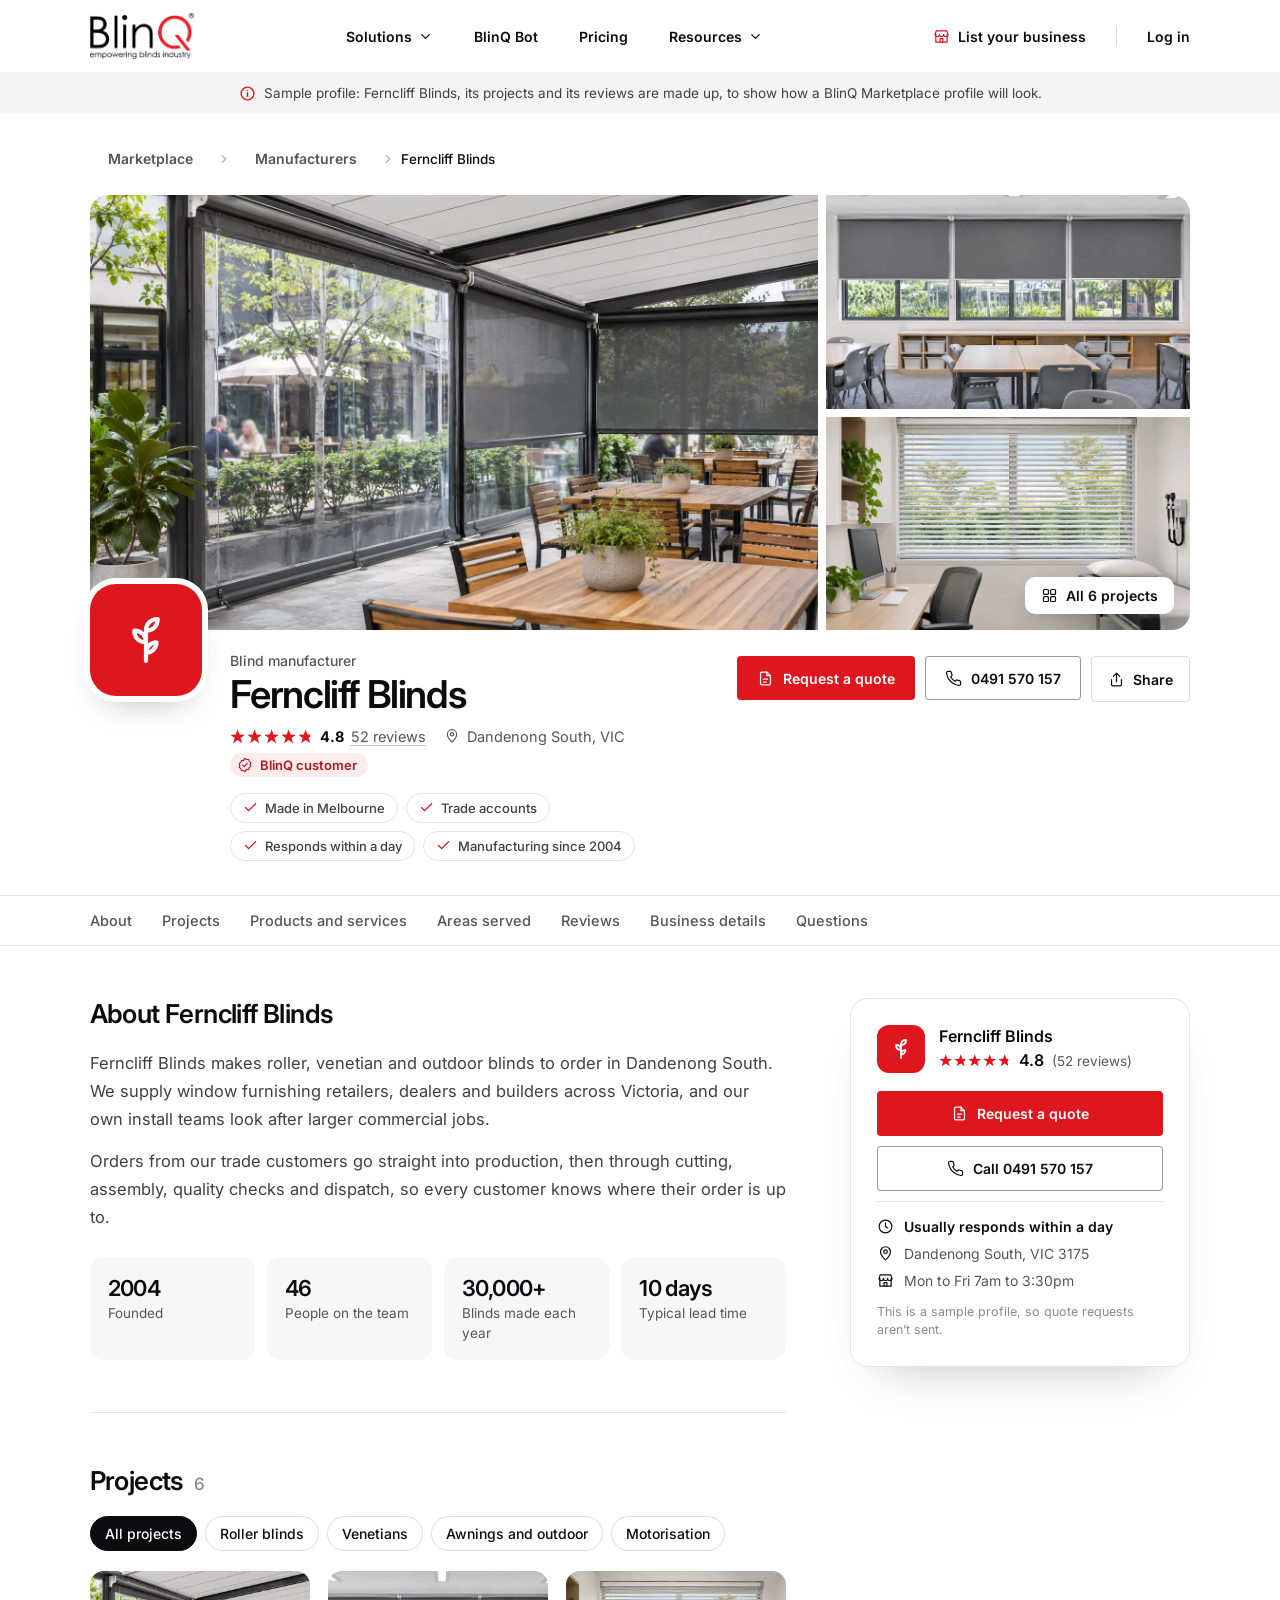
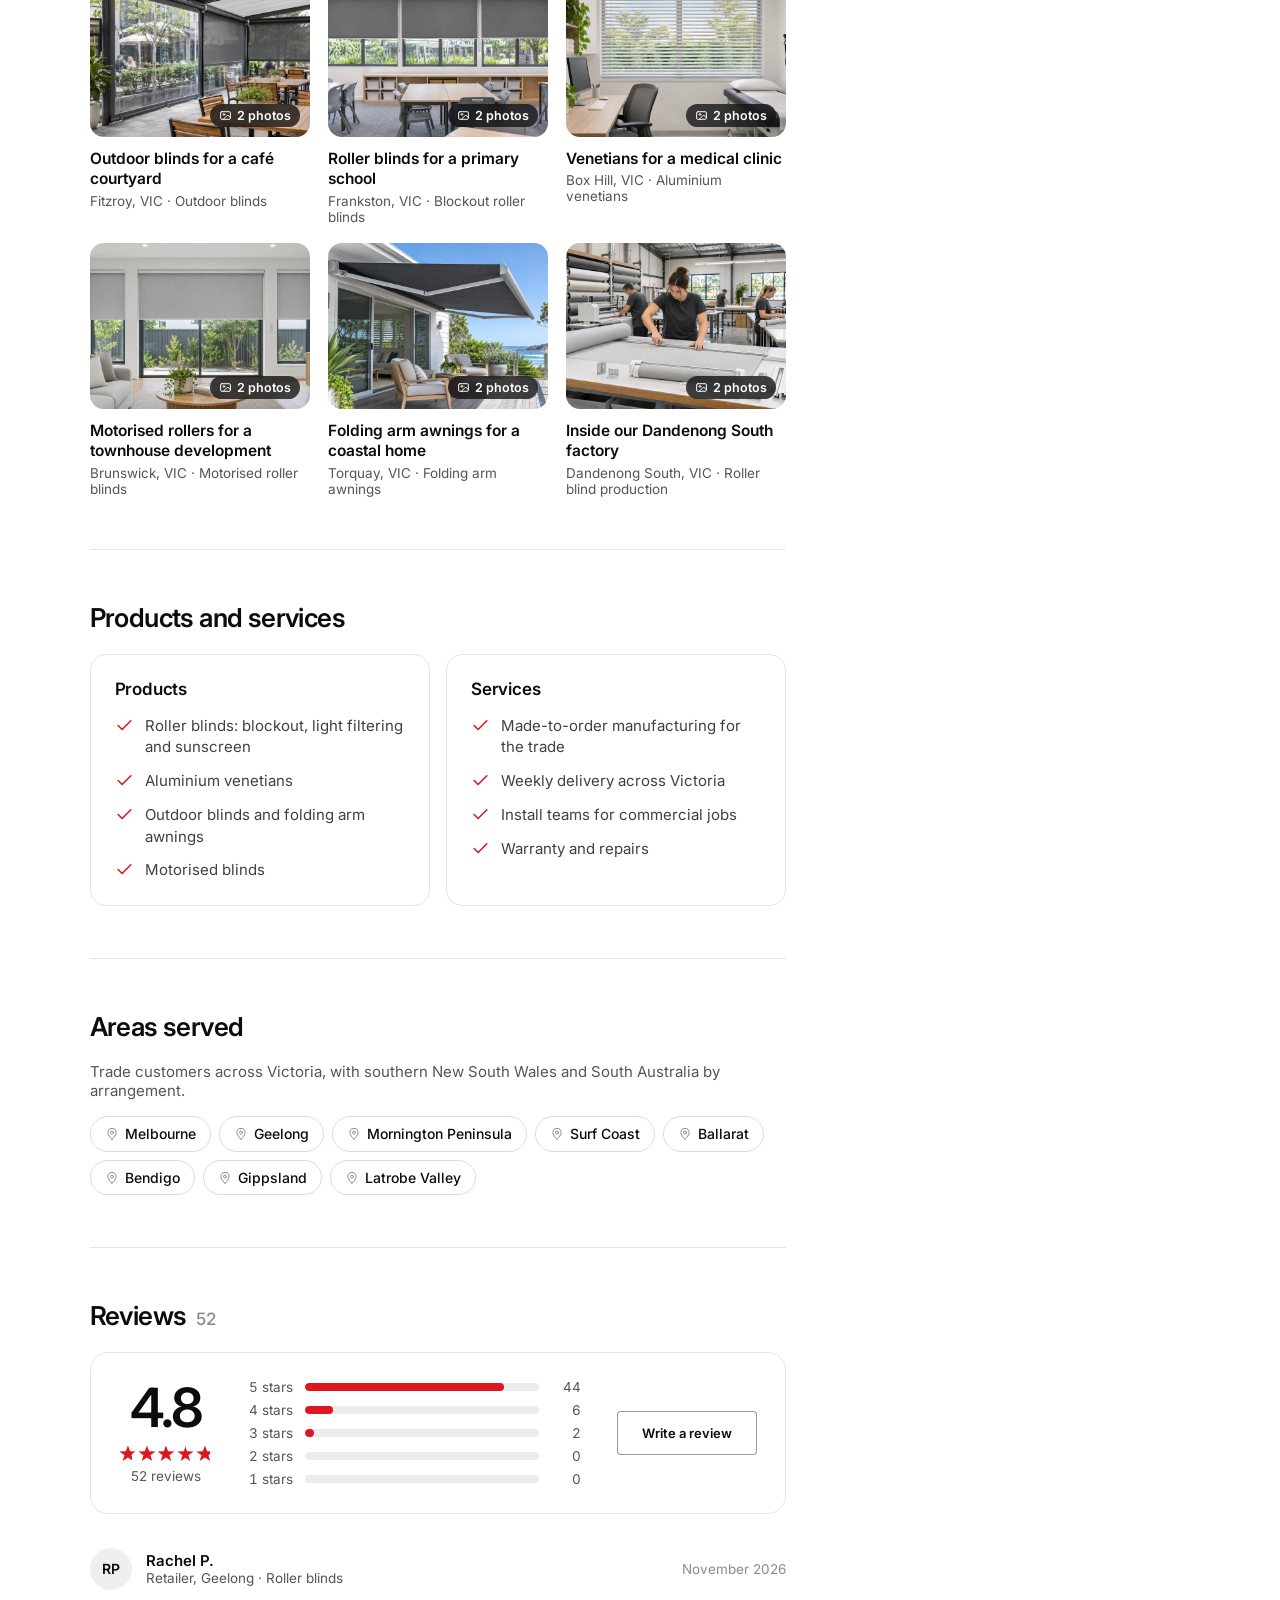
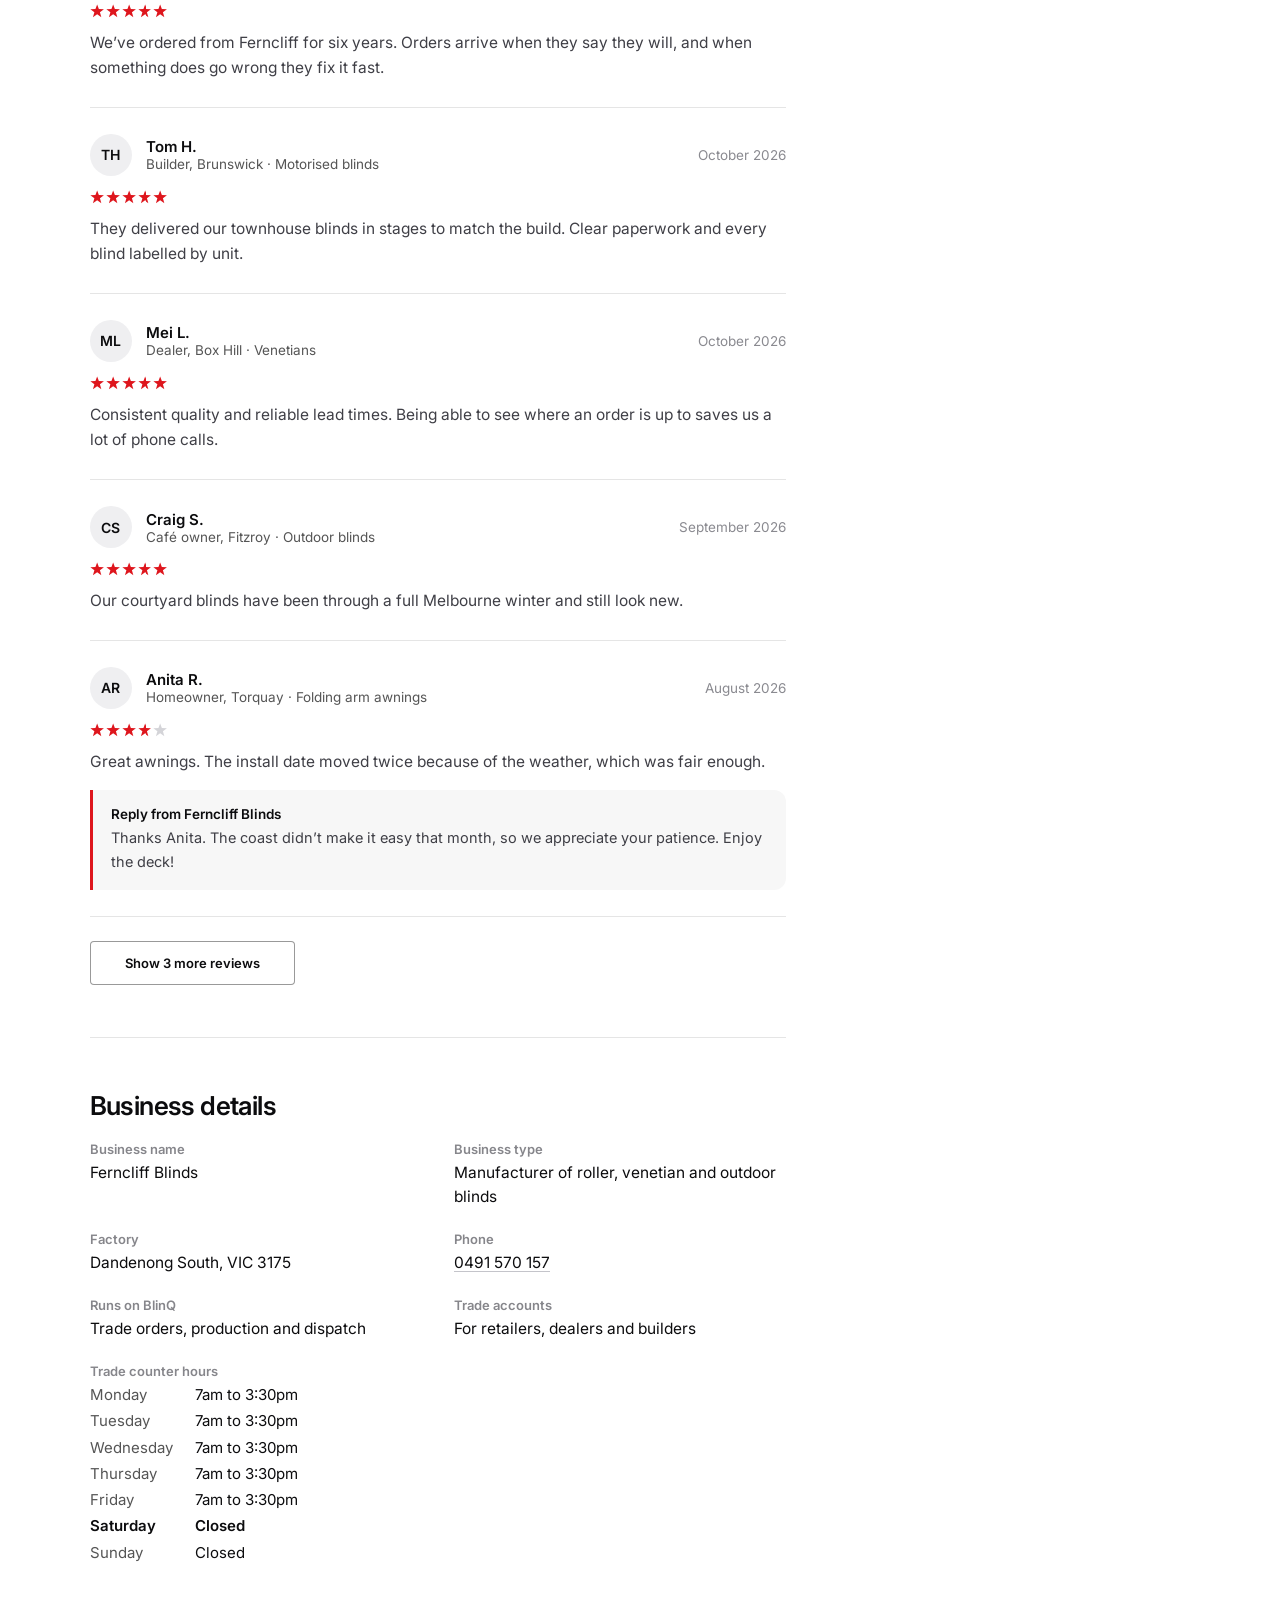
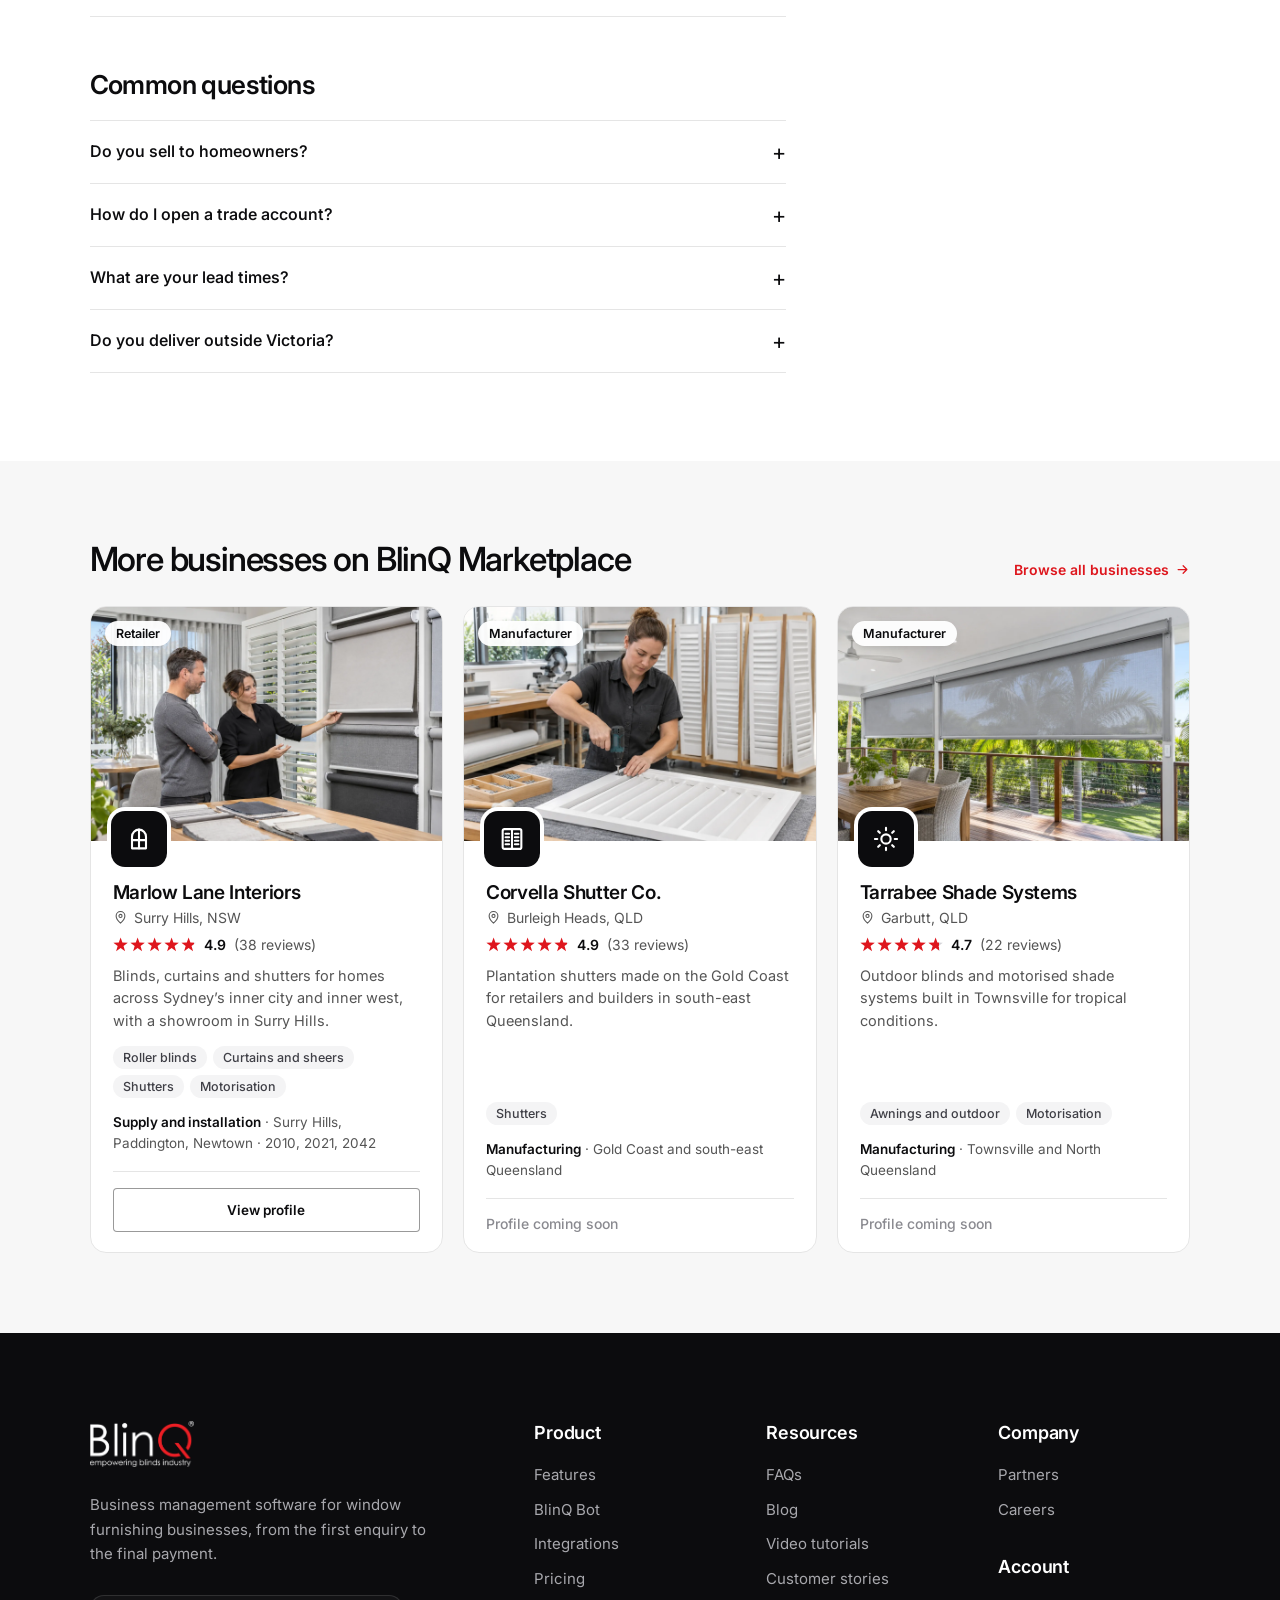
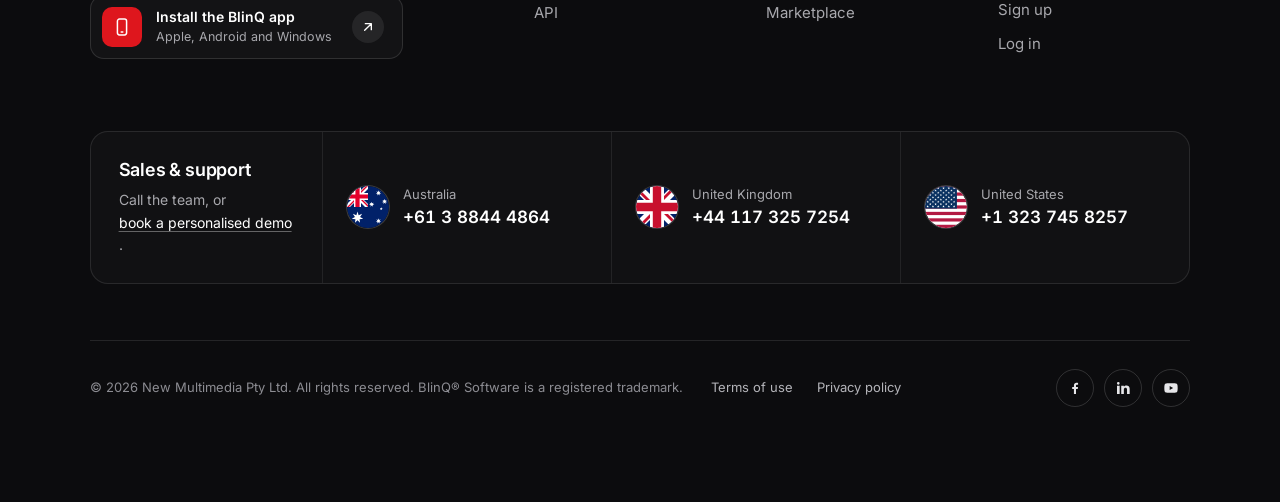
<file: business/ferncliff-blinds.html>
<!doctype html>
<html lang="en-AU"><head><meta charset="utf-8"><meta name="viewport" content="width=device-width,initial-scale=1"><meta name="robots" content="noindex"><meta content="Ferncliff Blinds on BlinQ Marketplace: Roller, venetian and outdoor blinds made to order in Melbourne for retailers, dealers and builders." name="description"/><title>Ferncliff Blinds: manufacturer in Dandenong South, VIC | BlinQ Marketplace</title><link rel="icon" href="../assets/favicon.webp"><link rel="preconnect" href="https://fonts.googleapis.com"><link rel="preconnect" href="https://fonts.gstatic.com" crossorigin><link rel="stylesheet" href="https://fonts.googleapis.com/css2?family=Inter:wght@400;450;500;550;600;650;700&amp;display=swap"><link rel="stylesheet" href="../style.css?v=2dce6ef0"><link rel="stylesheet" href="../marketplace.css?v=1b02bf01"></head><body>
<div class="site-container">
<a class="skip" href="#main">Skip to content</a>
<header><div class="header-inner"><a href="../index.html" aria-label="BlinQ home"><img class="logo" src="../assets/blinq-logo.webp" alt="BlinQ Software"></a><nav aria-label="Main navigation"><button data-menu="solutions" aria-expanded="false" aria-controls="solutions">Solutions<svg class="nav-chevron" viewBox="0 0 24 24" fill="none" stroke="currentColor" stroke-width="2" stroke-linecap="round" stroke-linejoin="round" aria-hidden="true"><path d="m6 9 6 6 6-6"/></svg></button><a href="../index.html#ai">BlinQ Bot</a><a href="../index.html#pricing">Pricing</a><button data-menu="resources-menu" aria-expanded="false" aria-controls="resources-menu">Resources<svg class="nav-chevron" viewBox="0 0 24 24" fill="none" stroke="currentColor" stroke-width="2" stroke-linecap="round" stroke-linejoin="round" aria-hidden="true"><path d="m6 9 6 6 6-6"/></svg></button></nav><div class="utilities"><a href="../marketplace.html#list-your-business" class="list-biz"><svg viewBox="0 0 24 24" fill="none" stroke="currentColor" stroke-width="1.7" stroke-linecap="round" stroke-linejoin="round" aria-hidden="true"><path d="M3 9 4.5 4h15L21 9"/><path d="M4 9v11h16V9"/><path d="M3 9a3 3 0 0 0 6 0 3 3 0 0 0 6 0 3 3 0 0 0 6 0"/><path d="M10 20v-5h4v5"/></svg><span>List your business</span></a><a href="https://users.blinq.com.au" class="login">Log in</a><button id="mobile-menu" aria-expanded="false">Menu</button></div></div></header>
<div class="mega mega-float" id="solutions" hidden><div class="res-panel"><div class="res-col res-learn"><p class="res-heading">Window furnishing packages</p><ul class="sol-grid"><li><a class="sol-item" href="../index.html#retail"><span class="sol-icon"><i class="sol-pkg" style="--pkg:50% 0%" aria-hidden="true"></i></span><span class="sol-text"><b>Retail</b><small>Enquiries, quotes, orders and installations</small></span></a></li><li><a class="sol-item" href="../index.html#manufacturing"><span class="sol-icon"><i class="sol-pkg" style="--pkg:100% 0%" aria-hidden="true"></i></span><span class="sol-text"><b>Manufacturing</b><small>Customer orders, production and dispatch</small></span></a></li><li><a class="sol-item" href="../index.html#wholesale"><span class="sol-icon"><i class="sol-pkg" style="--pkg:0% 100%" aria-hidden="true"></i></span><span class="sol-text"><b>Wholesale and dealers</b><small>Connected ordering for dealers</small></span></a></li><li><a class="sol-item" href="../index.html#mobile"><span class="sol-icon"><i class="sol-pkg" style="--pkg:0% 0%" aria-hidden="true"></i></span><span class="sol-text"><b>Mobile App</b><small>Measure and quote with the customer</small></span></a></li><li><a class="sol-item" href="../index.html#growth"><span class="sol-icon"><i class="sol-pkg" style="--pkg:50% 100%" aria-hidden="true"></i></span><span class="sol-text"><b>Online ordering</b><small>Customers order from your website</small></span></a></li></ul></div><div class="res-col sol-start"><p class="res-heading">Get started</p><ul><li><a class="sol-item" href="https://calendly.com/blinq/team"><span class="sol-icon"><svg viewBox="0 0 24 24" fill="none" stroke="currentColor" stroke-width="1.7" stroke-linecap="round" stroke-linejoin="round" aria-hidden="true"><rect x="3" y="4" width="18" height="18" rx="2"/><path d="M16 2v4M8 2v4M3 10h18M8 14h.01M12 14h.01M16 14h.01M8 18h.01M12 18h.01"/></svg></span><span class="sol-text"><b>Book a demo</b><small>Personalised to your business</small></span></a></li><li><a class="sol-item" href="../index.html#trial"><span class="sol-icon"><svg viewBox="0 0 24 24" fill="none" stroke="currentColor" stroke-width="1.7" stroke-linecap="round" stroke-linejoin="round" aria-hidden="true"><path d="M13 2 3 14h9l-1 8 10-12h-9z"/></svg></span><span class="sol-text"><b>Start a free trial</b><small>Try BlinQ free for 7 days</small></span></a></li><li><a class="sol-item" href="../index.html#pricing"><span class="sol-icon"><svg viewBox="0 0 24 24" fill="none" stroke="currentColor" stroke-width="1.7" stroke-linecap="round" stroke-linejoin="round" aria-hidden="true"><path d="m20.6 13.4-7.2 7.2a2 2 0 0 1-2.8 0L3 13V3h10l7.6 7.6a2 2 0 0 1 0 2.8z"/><circle cx="7.5" cy="7.5" r="1.5"/></svg></span><span class="sol-text"><b>Pricing</b><small>Plans and user packages</small></span></a></li></ul></div></div><div class="mega-mobile"><div class="mega-resources-mobile"><p class="res-heading">Window furnishing packages</p><ul class="sol-list" data-copy="#solutions .res-learn li"></ul></div><div class="mega-links"><a href="../index.html#ai">BlinQ Bot</a><a href="../index.html#pricing">Pricing</a><a href="https://users.blinq.com.au">Log in</a><a href="../marketplace.html#list-your-business">List your business</a></div><div class="mega-resources-mobile"><p class="res-heading">Resources</p><ul data-copy="#resources-menu .res-col li"></ul></div></div></div>
<div class="mega mega-float mega-resources" id="resources-menu" hidden><div class="res-panel"><div class="res-col res-learn"><p class="res-heading">Learn and connect</p><div class="res-pair"><ul><li><a href="https://www.blinq.com.au/faqs" target="_blank" rel="noopener"><svg viewBox="0 0 24 24" fill="none" stroke="currentColor" stroke-width="1.7" stroke-linecap="round" stroke-linejoin="round" aria-hidden="true"><path d="M2 4h6a4 4 0 0 1 4 4v13a3 3 0 0 0-3-3H2z"/><path d="M22 4h-6a4 4 0 0 0-4 4v13a3 3 0 0 1 3-3h7z"/></svg><span>Knowledge base</span></a></li><li><a href="https://www.youtube.com/@BlinQ-Software" target="_blank" rel="noopener"><svg viewBox="0 0 24 24" fill="none" stroke="currentColor" stroke-width="1.7" stroke-linecap="round" stroke-linejoin="round" aria-hidden="true"><circle cx="12" cy="12" r="10"/><path d="m10 8 6 4-6 4z"/></svg><span>Video tutorials</span></a></li><li><a href="https://blogs.blinq.com.au/" target="_blank" rel="noopener"><svg viewBox="0 0 24 24" fill="none" stroke="currentColor" stroke-width="1.7" stroke-linecap="round" stroke-linejoin="round" aria-hidden="true"><path d="M12 20h9"/><path d="M16.5 3.5a2.1 2.1 0 0 1 3 3L7 19l-4 1 1-4z"/></svg><span>Blogs</span></a></li><li><a href="../index.html#stories"><svg viewBox="0 0 24 24" fill="none" stroke="currentColor" stroke-width="1.7" stroke-linecap="round" stroke-linejoin="round" aria-hidden="true"><path d="M7 10v12"/><path d="M15 5.9 14 10h5.8a2 2 0 0 1 1.9 2.5l-2.3 8A2 2 0 0 1 17.5 22H4a2 2 0 0 1-2-2v-8a2 2 0 0 1 2-2h2.8a2 2 0 0 0 1.8-1.1L12 2a3.1 3.1 0 0 1 3 3.9z"/></svg><span>Customer stories</span></a></li></ul><ul><li><a href="../index.html#faq"><svg viewBox="0 0 24 24" fill="none" stroke="currentColor" stroke-width="1.7" stroke-linecap="round" stroke-linejoin="round" aria-hidden="true"><circle cx="12" cy="12" r="10"/><path d="M9.1 9a3 3 0 0 1 5.8 1c0 2-3 3-3 3"/><path d="M12 17h.01"/></svg><span>Common questions</span></a></li><li><a href="https://api.blinq.com.au/documentation/" target="_blank" rel="noopener"><svg viewBox="0 0 24 24" fill="none" stroke="currentColor" stroke-width="1.7" stroke-linecap="round" stroke-linejoin="round" aria-hidden="true"><path d="m16 18 6-6-6-6"/><path d="m8 6-6 6 6 6"/></svg><span>API documentation</span></a></li><li><a href="https://apps.blinq.com.au/" target="_blank" rel="noopener"><svg viewBox="0 0 24 24" fill="none" stroke="currentColor" stroke-width="1.7" stroke-linecap="round" stroke-linejoin="round" aria-hidden="true"><path d="M12 22v-5M9 8V2M15 8V2"/><path d="M18 8v5a4 4 0 0 1-4 4h-4a4 4 0 0 1-4-4V8z"/></svg><span>Explore integrations</span></a></li><li><a href="../marketplace.html"><svg viewBox="0 0 24 24" fill="none" stroke="currentColor" stroke-width="1.7" stroke-linecap="round" stroke-linejoin="round" aria-hidden="true"><path d="M3 9 4.5 4h15L21 9"/><path d="M4 9v11h16V9"/><path d="M3 9a3 3 0 0 0 6 0 3 3 0 0 0 6 0 3 3 0 0 0 6 0"/><path d="M10 20v-5h4v5"/></svg><span>Marketplace</span></a></li></ul></div></div><div class="res-col"><p class="res-heading">Support</p><ul><li><a href="mailto:support@blinq.com.au" data-contact><svg viewBox="0 0 24 24" fill="none" stroke="currentColor" stroke-width="1.7" stroke-linecap="round" stroke-linejoin="round" aria-hidden="true"><rect x="2" y="4" width="20" height="16" rx="2"/><path d="m22 7-10 6L2 7"/></svg><span>Contact us</span></a></li><li><a href="https://calendly.com/blinq/team"><svg viewBox="0 0 24 24" fill="none" stroke="currentColor" stroke-width="1.7" stroke-linecap="round" stroke-linejoin="round" aria-hidden="true"><rect x="3" y="4" width="18" height="18" rx="2"/><path d="M16 2v4M8 2v4M3 10h18M8 14h.01M12 14h.01M16 14h.01M8 18h.01M12 18h.01"/></svg><span>Schedule an appointment</span></a></li><li><a href="../index.html#trial"><svg viewBox="0 0 24 24" fill="none" stroke="currentColor" stroke-width="1.7" stroke-linecap="round" stroke-linejoin="round" aria-hidden="true"><path d="M13 2 3 14h9l-1 8 10-12h-9z"/></svg><span>Start a free trial</span></a></li><li><a href="https://calendly.com/blinq/team"><svg viewBox="0 0 24 24" fill="none" stroke="currentColor" stroke-width="1.7" stroke-linecap="round" stroke-linejoin="round" aria-hidden="true"><rect x="3" y="4" width="18" height="18" rx="2"/><path d="M16 2v4M8 2v4M3 10h18M8 14h.01M12 14h.01M16 14h.01M8 18h.01M12 18h.01"/></svg><span>Book a demo</span></a></li></ul></div><div class="res-col"><p class="res-heading">Company</p><ul><li><a href="https://www.youtube.com/watch?v=9aikpx1hb-g" data-video="9aikpx1hb-g" data-video-title="Why we built BlinQ"><svg viewBox="0 0 24 24" fill="none" stroke="currentColor" stroke-width="1.7" stroke-linecap="round" stroke-linejoin="round" aria-hidden="true"><circle cx="12" cy="12" r="10"/><path d="M12 16v-4M12 8h.01"/></svg><span>About us</span></a></li><li><a href="https://partners.blinq.com.au/" target="_blank" rel="noopener"><svg viewBox="0 0 24 24" fill="none" stroke="currentColor" stroke-width="1.7" stroke-linecap="round" stroke-linejoin="round" aria-hidden="true"><rect x="2" y="7" width="20" height="14" rx="2"/><path d="M16 21V5a2 2 0 0 0-2-2h-4a2 2 0 0 0-2 2v16"/></svg><span>Partners</span></a></li><li><a href="https://careers.blinq.com.au/" target="_blank" rel="noopener"><svg viewBox="0 0 24 24" fill="none" stroke="currentColor" stroke-width="1.7" stroke-linecap="round" stroke-linejoin="round" aria-hidden="true"><path d="M16 21v-2a4 4 0 0 0-4-4H6a4 4 0 0 0-4 4v2"/><circle cx="9" cy="7" r="4"/><path d="M22 21v-2a4 4 0 0 0-3-3.9M16 3.1a4 4 0 0 1 0 7.8"/></svg><span>Careers</span></a></li></ul></div></div></div><div id="shade" hidden></div>
<main id="main" class="mk-page mk-profile">
<p class="mk-sample"><svg viewBox="0 0 24 24" fill="none" stroke="currentColor" stroke-width="2" stroke-linecap="round" stroke-linejoin="round" aria-hidden="true"><circle cx="12" cy="12" r="9"/><path d="M12 11v5M12 7.6v.1"/></svg><span>Sample profile: Ferncliff Blinds, its projects and its reviews are made up, to show how a BlinQ Marketplace profile will look.</span></p>
<section class="pf-top" aria-label="Ferncliff Blinds">
<nav class="pf-crumbs" aria-label="Breadcrumb"><a href="../marketplace.html">Marketplace</a><svg viewBox="0 0 24 24" fill="none" stroke="currentColor" stroke-width="2" stroke-linecap="round" stroke-linejoin="round" aria-hidden="true"><path d="m9 6 6 6-6 6"/></svg><a href="../marketplace.html?type=manufacturer#businesses">Manufacturers</a><svg viewBox="0 0 24 24" fill="none" stroke="currentColor" stroke-width="2" stroke-linecap="round" stroke-linejoin="round" aria-hidden="true"><path d="m9 6 6 6-6 6"/></svg><span aria-current="page">Ferncliff Blinds</span></nav>
<div class="pf-gallery"><button type="button" class="pf-shot" data-project="0" aria-label="Open project: Outdoor blinds for a café courtyard"><img src="../assets/marketplace/ferncliff-blinds/project-1-a.webp?v=fa7dff16" alt="A café courtyard enclosed with clear outdoor blinds" width="1536" height="1024" fetchpriority="high"></button><button type="button" class="pf-shot" data-project="1" aria-label="Open project: Roller blinds for a primary school"><img src="../assets/marketplace/ferncliff-blinds/project-2-a.webp?v=c20dce0d" alt="A bright classroom with roller blinds half lowered" width="1536" height="1024"></button><button type="button" class="pf-shot" data-project="2" aria-label="Open project: Venetians for a medical clinic"><img src="../assets/marketplace/ferncliff-blinds/project-3-a.webp?v=027189e2" alt="A clinic consulting room with white aluminium venetians" width="1536" height="1024"></button><a class="pf-all" href="#projects"><svg viewBox="0 0 24 24" fill="none" stroke="currentColor" stroke-width="1.7" stroke-linecap="round" stroke-linejoin="round" aria-hidden="true"><rect x="3.5" y="3.5" width="7" height="7" rx="1.5"/><rect x="13.5" y="3.5" width="7" height="7" rx="1.5"/><rect x="3.5" y="13.5" width="7" height="7" rx="1.5"/><rect x="13.5" y="13.5" width="7" height="7" rx="1.5"/></svg>All 6 projects</a></div>
<div class="pf-id">
<span class="mk-logo pf-logo" data-tone="red" aria-hidden="true"><svg viewBox="0 0 24 24" fill="none" stroke="currentColor" stroke-width="1.8" stroke-linecap="round" stroke-linejoin="round" aria-hidden="true"><path d="M12 21V8"/><path d="M12 8c0-3 2-5 5-5 0 3-2 5-5 5zM12 13c0-3-2-5-5-5 0 3 2 5 5 5zM12 17.5c0-2.5 2-4.5 4.5-4.5 0 2.5-2 4.5-4.5 4.5z"/></svg></span>
<div class="pf-id-text">
<p class="pf-kind">Blind manufacturer</p>
<h1>Ferncliff Blinds</h1>
<p class="pf-meta"><a class="pf-score" href="#reviews"><span class="mk-stars" style="--fill:96.3%" aria-hidden="true"></span><b>4.8</b><span>52 reviews</span></a><span><svg viewBox="0 0 24 24" fill="none" stroke="currentColor" stroke-width="1.7" stroke-linecap="round" stroke-linejoin="round" aria-hidden="true"><path d="M12 21s-7-6.2-7-11.5a7 7 0 0 1 14 0C19 14.8 12 21 12 21z"/><circle cx="12" cy="9.5" r="2.5"/></svg>Dandenong South, VIC</span><span class="pf-verified"><svg viewBox="0 0 24 24" fill="none" stroke="currentColor" stroke-width="1.6" stroke-linecap="round" stroke-linejoin="round" aria-hidden="true"><path d="m12 2 2.4 1.8 3-.1.9 2.9 2.4 1.8-1 2.8 1 2.8-2.4 1.8-.9 2.9-3-.1L12 22l-2.4-1.8-3 .1-.9-2.9-2.4-1.8 1-2.8-1-2.8 2.4-1.8.9-2.9 3 .1z"/><path d="m8.5 12 2.4 2.4 4.6-4.8"/></svg>BlinQ customer</span></p>
<ul class="pf-badges"><li><svg viewBox="0 0 24 24" fill="none" stroke="currentColor" stroke-width="2" stroke-linecap="round" stroke-linejoin="round" aria-hidden="true"><path d="M20 6 9 17l-5-5"/></svg>Made in Melbourne</li><li><svg viewBox="0 0 24 24" fill="none" stroke="currentColor" stroke-width="2" stroke-linecap="round" stroke-linejoin="round" aria-hidden="true"><path d="M20 6 9 17l-5-5"/></svg>Trade accounts</li><li><svg viewBox="0 0 24 24" fill="none" stroke="currentColor" stroke-width="2" stroke-linecap="round" stroke-linejoin="round" aria-hidden="true"><path d="M20 6 9 17l-5-5"/></svg>Responds within a day</li><li><svg viewBox="0 0 24 24" fill="none" stroke="currentColor" stroke-width="2" stroke-linecap="round" stroke-linejoin="round" aria-hidden="true"><path d="M20 6 9 17l-5-5"/></svg>Manufacturing since 2004</li></ul>
</div>
<div class="pf-actions"><button type="button" class="btn primary" data-quote><svg viewBox="0 0 24 24" fill="none" stroke="currentColor" stroke-width="1.7" stroke-linecap="round" stroke-linejoin="round" aria-hidden="true"><path d="M14 3H7a2 2 0 0 0-2 2v14a2 2 0 0 0 2 2h10a2 2 0 0 0 2-2V8z"/><path d="M14 3v5h5M9 13h6M9 17h4"/></svg>Request a quote</button><a class="btn outline" href="tel:+61491570157"><svg viewBox="0 0 24 24" fill="none" stroke="currentColor" stroke-width="1.7" stroke-linecap="round" stroke-linejoin="round" aria-hidden="true"><path d="M22 16.9v3a2 2 0 0 1-2.2 2 19.8 19.8 0 0 1-8.6-3.1 19.5 19.5 0 0 1-6-6A19.8 19.8 0 0 1 2.1 4.2 2 2 0 0 1 4.1 2h3a2 2 0 0 1 2 1.7c.1.9.4 1.9.7 2.8a2 2 0 0 1-.5 2.1L8.1 9.9a16 16 0 0 0 6 6l1.3-1.3a2 2 0 0 1 2.1-.4c.9.3 1.8.6 2.8.7a2 2 0 0 1 1.7 2z"/></svg>0491 570 157</a><button type="button" class="pf-icon-btn" data-share><svg viewBox="0 0 24 24" fill="none" stroke="currentColor" stroke-width="1.7" stroke-linecap="round" stroke-linejoin="round" aria-hidden="true"><path d="M12 3v12M7.5 7.5 12 3l4.5 4.5"/><path d="M5 12v7a2 2 0 0 0 2 2h10a2 2 0 0 0 2-2v-7"/></svg><span>Share</span></button></div>
</div>
</section>
<nav class="pf-tabs" aria-label="On this page"><div class="pf-tabs-inner"><a href="#about">About</a><a href="#projects">Projects</a><a href="#services">Products and services</a><a href="#areas">Areas served</a><a href="#reviews">Reviews</a><a href="#details">Business details</a><a href="#faqs">Questions</a></div></nav>
<div class="pf-body">
<div class="pf-main">
<section id="about" class="pf-about" aria-labelledby="about-title"><h2 id="about-title">About Ferncliff Blinds</h2><p>Ferncliff Blinds makes roller, venetian and outdoor blinds to order in Dandenong South. We supply window furnishing retailers, dealers and builders across Victoria, and our own install teams look after larger commercial jobs.</p><p>Orders from our trade customers go straight into production, then through cutting, assembly, quality checks and dispatch, so every customer knows where their order is up to.</p><ul class="pf-facts"><li><b>2004</b><span>Founded</span></li><li><b>46</b><span>People on the team</span></li><li><b>30,000+</b><span>Blinds made each year</span></li><li><b>10 days</b><span>Typical lead time</span></li></ul></section>
<section id="projects" aria-labelledby="projects-title"><h2 id="projects-title">Projects <small>6</small></h2><div class="mk-chips pf-project-filter" role="group" aria-label="Filter projects"><button type="button" data-cat="all" aria-pressed="true">All projects</button><button type="button" data-cat="roller" aria-pressed="false">Roller blinds</button><button type="button" data-cat="venetians" aria-pressed="false">Venetians</button><button type="button" data-cat="outdoor" aria-pressed="false">Awnings and outdoor</button><button type="button" data-cat="motorised" aria-pressed="false">Motorisation</button></div><ul class="pf-projects"><li data-cats="outdoor"><button type="button" class="pf-project" data-project="0"><span class="pf-project-media"><img src="../assets/marketplace/ferncliff-blinds/project-1-a.webp?v=fa7dff16" alt="A café courtyard enclosed with clear outdoor blinds" width="1536" height="1024" loading="lazy"><span class="pf-count"><svg viewBox="0 0 24 24" fill="none" stroke="currentColor" stroke-width="1.8" stroke-linecap="round" stroke-linejoin="round" aria-hidden="true"><rect x="3" y="5" width="18" height="14" rx="2"/><circle cx="9" cy="10" r="1.6"/><path d="m21 16-5-5-8 8"/></svg>2 photos</span></span><b>Outdoor blinds for a café courtyard</b><small>Fitzroy, VIC · Outdoor blinds</small></button></li><li data-cats="roller"><button type="button" class="pf-project" data-project="1"><span class="pf-project-media"><img src="../assets/marketplace/ferncliff-blinds/project-2-a.webp?v=c20dce0d" alt="A bright classroom with roller blinds half lowered" width="1536" height="1024" loading="lazy"><span class="pf-count"><svg viewBox="0 0 24 24" fill="none" stroke="currentColor" stroke-width="1.8" stroke-linecap="round" stroke-linejoin="round" aria-hidden="true"><rect x="3" y="5" width="18" height="14" rx="2"/><circle cx="9" cy="10" r="1.6"/><path d="m21 16-5-5-8 8"/></svg>2 photos</span></span><b>Roller blinds for a primary school</b><small>Frankston, VIC · Blockout roller blinds</small></button></li><li data-cats="venetians"><button type="button" class="pf-project" data-project="2"><span class="pf-project-media"><img src="../assets/marketplace/ferncliff-blinds/project-3-a.webp?v=027189e2" alt="A clinic consulting room with white aluminium venetians" width="1536" height="1024" loading="lazy"><span class="pf-count"><svg viewBox="0 0 24 24" fill="none" stroke="currentColor" stroke-width="1.8" stroke-linecap="round" stroke-linejoin="round" aria-hidden="true"><rect x="3" y="5" width="18" height="14" rx="2"/><circle cx="9" cy="10" r="1.6"/><path d="m21 16-5-5-8 8"/></svg>2 photos</span></span><b>Venetians for a medical clinic</b><small>Box Hill, VIC · Aluminium venetians</small></button></li><li data-cats="roller motorised"><button type="button" class="pf-project" data-project="3"><span class="pf-project-media"><img src="../assets/marketplace/ferncliff-blinds/project-4-a.webp?v=9a4ca023" alt="A new townhouse living room with motorised roller blinds" width="1536" height="1024" loading="lazy"><span class="pf-count"><svg viewBox="0 0 24 24" fill="none" stroke="currentColor" stroke-width="1.8" stroke-linecap="round" stroke-linejoin="round" aria-hidden="true"><rect x="3" y="5" width="18" height="14" rx="2"/><circle cx="9" cy="10" r="1.6"/><path d="m21 16-5-5-8 8"/></svg>2 photos</span></span><b>Motorised rollers for a townhouse development</b><small>Brunswick, VIC · Motorised roller blinds</small></button></li><li data-cats="outdoor"><button type="button" class="pf-project" data-project="4"><span class="pf-project-media"><img src="../assets/marketplace/ferncliff-blinds/project-5-a.webp?v=5c787f34" alt="A timber deck shaded by a charcoal folding arm awning" width="1536" height="1024" loading="lazy"><span class="pf-count"><svg viewBox="0 0 24 24" fill="none" stroke="currentColor" stroke-width="1.8" stroke-linecap="round" stroke-linejoin="round" aria-hidden="true"><rect x="3" y="5" width="18" height="14" rx="2"/><circle cx="9" cy="10" r="1.6"/><path d="m21 16-5-5-8 8"/></svg>2 photos</span></span><b>Folding arm awnings for a coastal home</b><small>Torquay, VIC · Folding arm awnings</small></button></li><li data-cats="roller"><button type="button" class="pf-project" data-project="5"><span class="pf-project-media"><img src="../assets/marketplace/ferncliff-blinds/project-6-a.webp?v=8f7f0cfc" alt="Production workers at fabric cutting tables in a bright factory" width="1536" height="1024" loading="lazy"><span class="pf-count"><svg viewBox="0 0 24 24" fill="none" stroke="currentColor" stroke-width="1.8" stroke-linecap="round" stroke-linejoin="round" aria-hidden="true"><rect x="3" y="5" width="18" height="14" rx="2"/><circle cx="9" cy="10" r="1.6"/><path d="m21 16-5-5-8 8"/></svg>2 photos</span></span><b>Inside our Dandenong South factory</b><small>Dandenong South, VIC · Roller blind production</small></button></li></ul></section>
<section id="services" aria-labelledby="services-title"><h2 id="services-title">Products and services</h2><div class="pf-services"><div><h3>Products</h3><ul><li><svg viewBox="0 0 24 24" fill="none" stroke="currentColor" stroke-width="2" stroke-linecap="round" stroke-linejoin="round" aria-hidden="true"><path d="M20 6 9 17l-5-5"/></svg><span>Roller blinds: blockout, light filtering and sunscreen</span></li><li><svg viewBox="0 0 24 24" fill="none" stroke="currentColor" stroke-width="2" stroke-linecap="round" stroke-linejoin="round" aria-hidden="true"><path d="M20 6 9 17l-5-5"/></svg><span>Aluminium venetians</span></li><li><svg viewBox="0 0 24 24" fill="none" stroke="currentColor" stroke-width="2" stroke-linecap="round" stroke-linejoin="round" aria-hidden="true"><path d="M20 6 9 17l-5-5"/></svg><span>Outdoor blinds and folding arm awnings</span></li><li><svg viewBox="0 0 24 24" fill="none" stroke="currentColor" stroke-width="2" stroke-linecap="round" stroke-linejoin="round" aria-hidden="true"><path d="M20 6 9 17l-5-5"/></svg><span>Motorised blinds</span></li></ul></div><div><h3>Services</h3><ul><li><svg viewBox="0 0 24 24" fill="none" stroke="currentColor" stroke-width="2" stroke-linecap="round" stroke-linejoin="round" aria-hidden="true"><path d="M20 6 9 17l-5-5"/></svg><span>Made-to-order manufacturing for the trade</span></li><li><svg viewBox="0 0 24 24" fill="none" stroke="currentColor" stroke-width="2" stroke-linecap="round" stroke-linejoin="round" aria-hidden="true"><path d="M20 6 9 17l-5-5"/></svg><span>Weekly delivery across Victoria</span></li><li><svg viewBox="0 0 24 24" fill="none" stroke="currentColor" stroke-width="2" stroke-linecap="round" stroke-linejoin="round" aria-hidden="true"><path d="M20 6 9 17l-5-5"/></svg><span>Install teams for commercial jobs</span></li><li><svg viewBox="0 0 24 24" fill="none" stroke="currentColor" stroke-width="2" stroke-linecap="round" stroke-linejoin="round" aria-hidden="true"><path d="M20 6 9 17l-5-5"/></svg><span>Warranty and repairs</span></li></ul></div></div></section>
<section id="areas" aria-labelledby="areas-title"><h2 id="areas-title">Areas served</h2><p class="pf-areas-note">Trade customers across Victoria, with southern New South Wales and South Australia by arrangement.</p><ul class="mk-chips pf-areas"><li><svg viewBox="0 0 24 24" fill="none" stroke="currentColor" stroke-width="1.7" stroke-linecap="round" stroke-linejoin="round" aria-hidden="true"><path d="M12 21s-7-6.2-7-11.5a7 7 0 0 1 14 0C19 14.8 12 21 12 21z"/><circle cx="12" cy="9.5" r="2.5"/></svg>Melbourne</li><li><svg viewBox="0 0 24 24" fill="none" stroke="currentColor" stroke-width="1.7" stroke-linecap="round" stroke-linejoin="round" aria-hidden="true"><path d="M12 21s-7-6.2-7-11.5a7 7 0 0 1 14 0C19 14.8 12 21 12 21z"/><circle cx="12" cy="9.5" r="2.5"/></svg>Geelong</li><li><svg viewBox="0 0 24 24" fill="none" stroke="currentColor" stroke-width="1.7" stroke-linecap="round" stroke-linejoin="round" aria-hidden="true"><path d="M12 21s-7-6.2-7-11.5a7 7 0 0 1 14 0C19 14.8 12 21 12 21z"/><circle cx="12" cy="9.5" r="2.5"/></svg>Mornington Peninsula</li><li><svg viewBox="0 0 24 24" fill="none" stroke="currentColor" stroke-width="1.7" stroke-linecap="round" stroke-linejoin="round" aria-hidden="true"><path d="M12 21s-7-6.2-7-11.5a7 7 0 0 1 14 0C19 14.8 12 21 12 21z"/><circle cx="12" cy="9.5" r="2.5"/></svg>Surf Coast</li><li><svg viewBox="0 0 24 24" fill="none" stroke="currentColor" stroke-width="1.7" stroke-linecap="round" stroke-linejoin="round" aria-hidden="true"><path d="M12 21s-7-6.2-7-11.5a7 7 0 0 1 14 0C19 14.8 12 21 12 21z"/><circle cx="12" cy="9.5" r="2.5"/></svg>Ballarat</li><li><svg viewBox="0 0 24 24" fill="none" stroke="currentColor" stroke-width="1.7" stroke-linecap="round" stroke-linejoin="round" aria-hidden="true"><path d="M12 21s-7-6.2-7-11.5a7 7 0 0 1 14 0C19 14.8 12 21 12 21z"/><circle cx="12" cy="9.5" r="2.5"/></svg>Bendigo</li><li><svg viewBox="0 0 24 24" fill="none" stroke="currentColor" stroke-width="1.7" stroke-linecap="round" stroke-linejoin="round" aria-hidden="true"><path d="M12 21s-7-6.2-7-11.5a7 7 0 0 1 14 0C19 14.8 12 21 12 21z"/><circle cx="12" cy="9.5" r="2.5"/></svg>Gippsland</li><li><svg viewBox="0 0 24 24" fill="none" stroke="currentColor" stroke-width="1.7" stroke-linecap="round" stroke-linejoin="round" aria-hidden="true"><path d="M12 21s-7-6.2-7-11.5a7 7 0 0 1 14 0C19 14.8 12 21 12 21z"/><circle cx="12" cy="9.5" r="2.5"/></svg>Latrobe Valley</li></ul></section>
<section id="reviews" aria-labelledby="reviews-title"><h2 id="reviews-title">Reviews <small>52</small></h2>
<div class="pf-summary"><div class="pf-big"><b>4.8</b><span class="mk-stars" style="--fill:96.3%" aria-hidden="true"></span><span>52 reviews</span></div><ul class="pf-bars" aria-label="Reviews by star rating"><li><span>5 stars</span><i style="--w:85%"></i><span>44</span></li><li><span>4 stars</span><i style="--w:12%"></i><span>6</span></li><li><span>3 stars</span><i style="--w:4%"></i><span>2</span></li><li><span>2 stars</span><i style="--w:0%"></i><span>0</span></li><li><span>1 stars</span><i style="--w:0%"></i><span>0</span></li></ul><button type="button" class="btn outline" data-review>Write a review</button></div>
<ul class="pf-reviews"><li class="pf-review"><div class="pf-review-head"><span class="pf-avatar" aria-hidden="true">RP</span><div><b>Rachel P.</b><small>Retailer, Geelong · Roller blinds</small></div><time datetime="2026-11">November 2026</time></div><span class="mk-stars" style="--fill:100.0%" aria-hidden="true"></span><span class="sr-only">5 out of 5 stars.</span><p>We’ve ordered from Ferncliff for six years. Orders arrive when they say they will, and when something does go wrong they fix it fast.</p></li><li class="pf-review"><div class="pf-review-head"><span class="pf-avatar" aria-hidden="true">TH</span><div><b>Tom H.</b><small>Builder, Brunswick · Motorised blinds</small></div><time datetime="2026-10">October 2026</time></div><span class="mk-stars" style="--fill:100.0%" aria-hidden="true"></span><span class="sr-only">5 out of 5 stars.</span><p>They delivered our townhouse blinds in stages to match the build. Clear paperwork and every blind labelled by unit.</p></li><li class="pf-review"><div class="pf-review-head"><span class="pf-avatar" aria-hidden="true">ML</span><div><b>Mei L.</b><small>Dealer, Box Hill · Venetians</small></div><time datetime="2026-10">October 2026</time></div><span class="mk-stars" style="--fill:100.0%" aria-hidden="true"></span><span class="sr-only">5 out of 5 stars.</span><p>Consistent quality and reliable lead times. Being able to see where an order is up to saves us a lot of phone calls.</p></li><li class="pf-review"><div class="pf-review-head"><span class="pf-avatar" aria-hidden="true">CS</span><div><b>Craig S.</b><small>Café owner, Fitzroy · Outdoor blinds</small></div><time datetime="2026-09">September 2026</time></div><span class="mk-stars" style="--fill:100.0%" aria-hidden="true"></span><span class="sr-only">5 out of 5 stars.</span><p>Our courtyard blinds have been through a full Melbourne winter and still look new.</p></li><li class="pf-review"><div class="pf-review-head"><span class="pf-avatar" aria-hidden="true">AR</span><div><b>Anita R.</b><small>Homeowner, Torquay · Folding arm awnings</small></div><time datetime="2026-08">August 2026</time></div><span class="mk-stars" style="--fill:81.9%" aria-hidden="true"></span><span class="sr-only">4 out of 5 stars.</span><p>Great awnings. The install date moved twice because of the weather, which was fair enough.</p><div class="pf-reply"><b>Reply from Ferncliff Blinds</b><p>Thanks Anita. The coast didn’t make it easy that month, so we appreciate your patience. Enjoy the deck!</p></div></li><li class="pf-review" hidden><div class="pf-review-head"><span class="pf-avatar" aria-hidden="true">JM</span><div><b>Josh M.</b><small>Retailer, Ballarat · Roller blinds</small></div><time datetime="2026-07">July 2026</time></div><span class="mk-stars" style="--fill:100.0%" aria-hidden="true"></span><span class="sr-only">5 out of 5 stars.</span><p>Good people to deal with. Their trade team answers the phone and actually knows the product.</p></li><li class="pf-review" hidden><div class="pf-review-head"><span class="pf-avatar" aria-hidden="true">SD</span><div><b>Sarah D.</b><small>Facilities manager, Frankston · Roller blinds</small></div><time datetime="2026-06">June 2026</time></div><span class="mk-stars" style="--fill:100.0%" aria-hidden="true"></span><span class="sr-only">5 out of 5 stars.</span><p>Ninety-six blinds fitted over the school holidays, exactly as planned.</p></li><li class="pf-review" hidden><div class="pf-review-head"><span class="pf-avatar" aria-hidden="true">PG</span><div><b>Peter G.</b><small>Dealer, Bendigo · Roller blinds</small></div><time datetime="2026-05">May 2026</time></div><span class="mk-stars" style="--fill:61.4%" aria-hidden="true"></span><span class="sr-only">3 out of 5 stars.</span><p>The products are solid, but a couple of orders arrived a bracket short. Ferncliff sent the parts the next day.</p><div class="pf-reply"><b>Reply from Ferncliff Blinds</b><p>Thanks Peter. We’ve added a bracket check to our packing since then.</p></div></li></ul>
<button type="button" class="btn outline pf-more">Show 3 more reviews</button></section>
<section id="details" aria-labelledby="details-title"><h2 id="details-title">Business details</h2><dl class="pf-details"><div><dt>Business name</dt><dd>Ferncliff Blinds</dd></div><div><dt>Business type</dt><dd>Manufacturer of roller, venetian and outdoor blinds</dd></div><div><dt>Factory</dt><dd>Dandenong South, VIC 3175</dd></div><div><dt>Phone</dt><dd><a href="tel:+61491570157">0491 570 157</a></dd></div><div><dt>Runs on BlinQ</dt><dd>Trade orders, production and dispatch</dd></div><div><dt>Trade accounts</dt><dd>For retailers, dealers and builders</dd></div><div><dt>Trade counter hours</dt><dd><div class="pf-hours"><span data-day="1">Monday</span><span data-day="1">7am to 3:30pm</span><span data-day="2">Tuesday</span><span data-day="2">7am to 3:30pm</span><span data-day="3">Wednesday</span><span data-day="3">7am to 3:30pm</span><span data-day="4">Thursday</span><span data-day="4">7am to 3:30pm</span><span data-day="5">Friday</span><span data-day="5">7am to 3:30pm</span><span data-day="6">Saturday</span><span data-day="6">Closed</span><span data-day="7">Sunday</span><span data-day="7">Closed</span></div></dd></div></dl></section>
<section id="faqs" aria-labelledby="faqs-title"><h2 id="faqs-title">Common questions</h2><div class="pf-faq"><details><summary>Do you sell to homeowners?</summary><p>We mainly make blinds for retailers, dealers and builders. Send us a message and we’ll put you in touch with a retailer near you.</p></details><details><summary>How do I open a trade account?</summary><p>Send us a message with your business details and our trade team will call you within one working day.</p></details><details><summary>What are your lead times?</summary><p>Most roller blinds and venetians leave the factory within 10 working days. Outdoor blinds and awnings take around three weeks.</p></details><details><summary>Do you deliver outside Victoria?</summary><p>We deliver across Victoria every week, and to southern New South Wales and South Australia by arrangement.</p></details></div></section>
</div>
<aside class="pf-side" aria-label="Contact Ferncliff Blinds">
<div class="pf-card">
<div class="pf-card-head"><span class="mk-logo" data-tone="red" aria-hidden="true"><svg viewBox="0 0 24 24" fill="none" stroke="currentColor" stroke-width="1.8" stroke-linecap="round" stroke-linejoin="round" aria-hidden="true"><path d="M12 21V8"/><path d="M12 8c0-3 2-5 5-5 0 3-2 5-5 5zM12 13c0-3-2-5-5-5 0 3 2 5 5 5zM12 17.5c0-2.5 2-4.5 4.5-4.5 0 2.5-2 4.5-4.5 4.5z"/></svg></span><div><b>Ferncliff Blinds</b><p class="mk-rating"><span class="mk-stars" style="--fill:96.3%" aria-hidden="true"></span><b>4.8</b><span class="sr-only">out of 5,</span><span>(52 reviews)</span></p></div></div>
<button type="button" class="btn primary" data-quote><svg viewBox="0 0 24 24" fill="none" stroke="currentColor" stroke-width="1.7" stroke-linecap="round" stroke-linejoin="round" aria-hidden="true"><path d="M14 3H7a2 2 0 0 0-2 2v14a2 2 0 0 0 2 2h10a2 2 0 0 0 2-2V8z"/><path d="M14 3v5h5M9 13h6M9 17h4"/></svg>Request a quote</button>
<a class="btn outline" href="tel:+61491570157"><svg viewBox="0 0 24 24" fill="none" stroke="currentColor" stroke-width="1.7" stroke-linecap="round" stroke-linejoin="round" aria-hidden="true"><path d="M22 16.9v3a2 2 0 0 1-2.2 2 19.8 19.8 0 0 1-8.6-3.1 19.5 19.5 0 0 1-6-6A19.8 19.8 0 0 1 2.1 4.2 2 2 0 0 1 4.1 2h3a2 2 0 0 1 2 1.7c.1.9.4 1.9.7 2.8a2 2 0 0 1-.5 2.1L8.1 9.9a16 16 0 0 0 6 6l1.3-1.3a2 2 0 0 1 2.1-.4c.9.3 1.8.6 2.8.7a2 2 0 0 1 1.7 2z"/></svg>Call 0491 570 157</a>
<ul class="pf-card-lines"><li><svg viewBox="0 0 24 24" fill="none" stroke="currentColor" stroke-width="1.7" stroke-linecap="round" stroke-linejoin="round" aria-hidden="true"><circle cx="12" cy="12" r="9"/><path d="M12 7v5l3 2"/></svg><span><b>Usually responds within a day</b></span></li><li><svg viewBox="0 0 24 24" fill="none" stroke="currentColor" stroke-width="1.7" stroke-linecap="round" stroke-linejoin="round" aria-hidden="true"><path d="M12 21s-7-6.2-7-11.5a7 7 0 0 1 14 0C19 14.8 12 21 12 21z"/><circle cx="12" cy="9.5" r="2.5"/></svg><span>Dandenong South, VIC 3175</span></li><li><svg viewBox="0 0 24 24" fill="none" stroke="currentColor" stroke-width="1.7" stroke-linecap="round" stroke-linejoin="round" aria-hidden="true"><path d="M3 9 4.5 4h15L21 9"/><path d="M4 9v11h16V9"/><path d="M3 9a3 3 0 0 0 6 0 3 3 0 0 0 6 0 3 3 0 0 0 6 0"/><path d="M10 20v-5h4v5"/></svg><span>Mon to Fri 7am to 3:30pm</span></li></ul>
<p class="pf-card-note">This is a sample profile, so quote requests aren’t sent.</p>
</div>
</aside>
</div>
<section class="pf-similar" aria-labelledby="similar-title"><div class="pf-similar-head"><h2 id="similar-title">More businesses on BlinQ Marketplace</h2><a class="mk-text-link" href="../marketplace.html#businesses">Browse all businesses<svg viewBox="0 0 24 24" fill="none" stroke="currentColor" stroke-width="2" stroke-linecap="round" stroke-linejoin="round" aria-hidden="true"><path d="M5 12h14M13 6l6 6-6 6"/></svg></a></div><ul class="mk-grid"><li class="mk-card is-live" data-type="retailer" data-state="NSW" data-service="install" data-products="roller curtains shutters motorised" data-rating="4.9" data-reviews="38" data-name="Marlow Lane Interiors" data-order="0"><div class="mk-card-media"><img src="../assets/marketplace/marlow-lane-interiors/cover.webp?v=ebce783e" alt="A window furnishings showroom with a consultant showing a customer roller blind samples on a display wall" width="1536" height="1024" loading="lazy"><span class="mk-type">Retailer</span></div><div class="mk-card-body"><span class="mk-logo" data-tone="ink" aria-hidden="true"><svg viewBox="0 0 24 24" fill="none" stroke="currentColor" stroke-width="1.8" stroke-linecap="round" stroke-linejoin="round" aria-hidden="true"><path d="M6 20V10a6 6 0 0 1 12 0v10z"/><path d="M12 4v16M6 13h12"/></svg></span><h3><a href="../business/marlow-lane-interiors.html">Marlow Lane Interiors</a></h3><p class="mk-loc"><svg viewBox="0 0 24 24" fill="none" stroke="currentColor" stroke-width="1.7" stroke-linecap="round" stroke-linejoin="round" aria-hidden="true"><path d="M12 21s-7-6.2-7-11.5a7 7 0 0 1 14 0C19 14.8 12 21 12 21z"/><circle cx="12" cy="9.5" r="2.5"/></svg>Surry Hills, NSW</p><p class="mk-rating"><span class="mk-stars" style="--fill:98.1%" aria-hidden="true"></span><b>4.9</b><span class="sr-only">out of 5,</span><span>(38 reviews)</span></p><p class="mk-blurb">Blinds, curtains and shutters for homes across Sydney’s inner city and inner west, with a showroom in Surry Hills.</p><ul class="mk-tags" aria-label="Products"><li>Roller blinds</li><li>Curtains and sheers</li><li>Shutters</li><li>Motorisation</li></ul><p class="mk-serve"><b>Supply and installation</b> · Surry Hills, Paddington, Newtown · 2010, 2021, 2042</p><div class="mk-card-actions"><a class="btn outline" href="../business/marlow-lane-interiors.html">View profile</a></div></div></li><li class="mk-card" data-type="manufacturer" data-state="QLD" data-service="manufacturing" data-products="shutters" data-rating="4.9" data-reviews="33" data-name="Corvella Shutter Co." data-order="5"><div class="mk-card-media"><img src="../assets/marketplace/corvella-shutter-co/cover.webp?v=846bd2a2" alt="A craftsperson assembling a white plantation shutter panel in a workshop" width="1536" height="1024" loading="lazy"><span class="mk-type">Manufacturer</span></div><div class="mk-card-body"><span class="mk-logo" data-tone="ink" aria-hidden="true"><svg viewBox="0 0 24 24" fill="none" stroke="currentColor" stroke-width="1.8" stroke-linecap="round" stroke-linejoin="round" aria-hidden="true"><rect x="4" y="3.5" width="16" height="17" rx="1.5"/><path d="M12 3.5v17M6.5 7.5h3M6.5 10.5h3M6.5 13.5h3M6.5 16.5h3M14.5 7.5h3M14.5 10.5h3M14.5 13.5h3M14.5 16.5h3"/></svg></span><h3>Corvella Shutter Co.</h3><p class="mk-loc"><svg viewBox="0 0 24 24" fill="none" stroke="currentColor" stroke-width="1.7" stroke-linecap="round" stroke-linejoin="round" aria-hidden="true"><path d="M12 21s-7-6.2-7-11.5a7 7 0 0 1 14 0C19 14.8 12 21 12 21z"/><circle cx="12" cy="9.5" r="2.5"/></svg>Burleigh Heads, QLD</p><p class="mk-rating"><span class="mk-stars" style="--fill:98.1%" aria-hidden="true"></span><b>4.9</b><span class="sr-only">out of 5,</span><span>(33 reviews)</span></p><p class="mk-blurb">Plantation shutters made on the Gold Coast for retailers and builders in south-east Queensland.</p><ul class="mk-tags" aria-label="Products"><li>Shutters</li></ul><p class="mk-serve"><b>Manufacturing</b> · Gold Coast and south-east Queensland</p><div class="mk-card-foot"><span class="mk-soon">Profile coming soon</span></div></div></li><li class="mk-card" data-type="manufacturer" data-state="QLD" data-service="manufacturing" data-products="outdoor motorised" data-rating="4.7" data-reviews="22" data-name="Tarrabee Shade Systems" data-order="10"><div class="mk-card-media"><img src="../assets/marketplace/tarrabee-shade-systems/cover.webp?v=16e86d95" alt="A tropical home&#x27;s veranda with light outdoor blinds and palms" width="1536" height="1024" loading="lazy"><span class="mk-type">Manufacturer</span></div><div class="mk-card-body"><span class="mk-logo" data-tone="ink" aria-hidden="true"><svg viewBox="0 0 24 24" fill="none" stroke="currentColor" stroke-width="1.8" stroke-linecap="round" stroke-linejoin="round" aria-hidden="true"><circle cx="12" cy="12" r="4"/><path d="M12 2.5v2M12 19.5v2M2.5 12h2M19.5 12h2M5.3 5.3l1.4 1.4M17.3 17.3l1.4 1.4M5.3 18.7l1.4-1.4M17.3 6.7l1.4-1.4"/></svg></span><h3>Tarrabee Shade Systems</h3><p class="mk-loc"><svg viewBox="0 0 24 24" fill="none" stroke="currentColor" stroke-width="1.7" stroke-linecap="round" stroke-linejoin="round" aria-hidden="true"><path d="M12 21s-7-6.2-7-11.5a7 7 0 0 1 14 0C19 14.8 12 21 12 21z"/><circle cx="12" cy="9.5" r="2.5"/></svg>Garbutt, QLD</p><p class="mk-rating"><span class="mk-stars" style="--fill:94.6%" aria-hidden="true"></span><b>4.7</b><span class="sr-only">out of 5,</span><span>(22 reviews)</span></p><p class="mk-blurb">Outdoor blinds and motorised shade systems built in Townsville for tropical conditions.</p><ul class="mk-tags" aria-label="Products"><li>Awnings and outdoor</li><li>Motorisation</li></ul><p class="mk-serve"><b>Manufacturing</b> · Townsville and North Queensland</p><div class="mk-card-foot"><span class="mk-soon">Profile coming soon</span></div></div></li></ul></section>
<script type="application/json" id="pf-projects-data">[{"title": "Outdoor blinds for a café courtyard", "suburb": "Fitzroy, VIC", "text": "Clear and mesh outdoor blinds with side channels let a Fitzroy café use its courtyard all year. Made by us, fitted by our dealer.", "products": ["Outdoor blinds", "Side channels"], "ask": "Awnings and outdoor", "photos": [{"src": "../assets/marketplace/ferncliff-blinds/project-1-a.webp?v=fa7dff16", "alt": "A café courtyard enclosed with clear outdoor blinds"}, {"src": "../assets/marketplace/ferncliff-blinds/project-1-b.webp?v=5cf721cf", "alt": "Close-up of an outdoor blind's side channel and bottom bar"}]}, {"title": "Roller blinds for a primary school", "suburb": "Frankston, VIC", "text": "Ninety-six blockout rollers for classrooms and a hall, made and fitted over the school holidays.", "products": ["Blockout roller blinds"], "ask": "Roller blinds", "photos": [{"src": "../assets/marketplace/ferncliff-blinds/project-2-a.webp?v=c20dce0d", "alt": "A bright classroom with roller blinds half lowered"}, {"src": "../assets/marketplace/ferncliff-blinds/project-2-b.webp?v=d504c640", "alt": "Finished roller blinds wrapped and stacked on a factory rack"}]}, {"title": "Venetians for a medical clinic", "suburb": "Box Hill, VIC", "text": "Slim white aluminium venetians for consulting rooms that need privacy without losing the light.", "products": ["Aluminium venetians"], "ask": "Venetians", "photos": [{"src": "../assets/marketplace/ferncliff-blinds/project-3-a.webp?v=027189e2", "alt": "A clinic consulting room with white aluminium venetians"}, {"src": "../assets/marketplace/ferncliff-blinds/project-3-b.webp?v=eec7e27c", "alt": "Close-up of white venetian slats tilted open"}]}, {"title": "Motorised rollers for a townhouse development", "suburb": "Brunswick, VIC", "text": "Motorised blockout and sunscreen rollers for 24 new townhouses, delivered to the builder in stages.", "products": ["Motorised roller blinds", "Blockout and sunscreen fabrics"], "ask": "Roller blinds", "photos": [{"src": "../assets/marketplace/ferncliff-blinds/project-4-a.webp?v=9a4ca023", "alt": "A new townhouse living room with motorised roller blinds"}, {"src": "../assets/marketplace/ferncliff-blinds/project-4-b.webp?v=ebbc1866", "alt": "An installer fitting a motorised roller blind"}]}, {"title": "Folding arm awnings for a coastal home", "suburb": "Torquay, VIC", "text": "Two folding arm awnings in charcoal acrylic over a timber deck near the beach, built for the coastal weather.", "products": ["Folding arm awnings"], "ask": "Awnings and outdoor", "photos": [{"src": "../assets/marketplace/ferncliff-blinds/project-5-a.webp?v=5c787f34", "alt": "A timber deck shaded by a charcoal folding arm awning"}, {"src": "../assets/marketplace/ferncliff-blinds/project-5-b.webp?v=281182bc", "alt": "Close-up of a folding arm awning's arm and bracket"}]}, {"title": "Inside our Dandenong South factory", "suburb": "Dandenong South, VIC", "text": "Where it all happens: fabric cutting, tube assembly and a quality check on every blind before it leaves.", "products": ["Roller blind production"], "ask": "Roller blinds", "photos": [{"src": "../assets/marketplace/ferncliff-blinds/project-6-a.webp?v=8f7f0cfc", "alt": "Production workers at fabric cutting tables in a bright factory"}, {"src": "../assets/marketplace/ferncliff-blinds/project-6-b.webp?v=ff3da750", "alt": "A worker checking a finished roller blind on a test frame"}]}]</script>
</main>
<footer class="site-footer">
 <div class="footer-top">
  <div class="footer-brand">
   <a class="footer-logo" href="../index.html" aria-label="BlinQ home"><img src="../assets/blinq-logo-white.webp" alt="BlinQ Software" width="437" height="192" loading="lazy"></a>
   <p>Business management software for window furnishing businesses, from the first enquiry to the final payment.</p>
   <a class="footer-app" href="https://users.blinq.com.au/#app" target="_blank" rel="noopener"><span class="footer-app-icon" aria-hidden="true"><svg viewBox="0 0 24 24"><rect x="6.5" y="2.5" width="11" height="19" rx="2.5"/><path d="M11 18h2"/></svg></span><span><b>Install the BlinQ app</b><small>Apple, Android and Windows</small></span><span class="footer-app-arrow" aria-hidden="true"><svg viewBox="0 0 24 24"><path d="M7 17 17 7M8 7h9v9"/></svg><svg viewBox="0 0 24 24"><path d="M7 17 17 7M8 7h9v9"/></svg></span></a>
  </div>
  <nav class="footer-nav" aria-label="Footer">
   <div>
    <h2>Product</h2>
    <ul>
     <li><a href="../index.html#day">Features</a></li>
     <li><a href="../index.html#ai">BlinQ Bot</a></li>
     <li><a href="../integrations.html">Integrations</a></li>
     <li><a href="../index.html#pricing">Pricing</a></li>
     <li><a href="https://api.blinq.com.au/documentation/" target="_blank" rel="noopener">API</a></li>
    </ul>
   </div>
   <div>
    <h2>Resources</h2>
    <ul>
     <li><a href="https://www.blinq.com.au/faqs">FAQs</a></li>
     <li><a href="../index.html#resources">Blog</a></li>
     <li><a href="https://www.youtube.com/@BlinQ-Software" target="_blank" rel="noopener">Video tutorials</a></li>
     <li><a href="../index.html#stories">Customer stories</a></li>
     <li><a href="../marketplace.html">Marketplace</a></li>
    </ul>
   </div>
   <div>
    <h2>Company</h2>
    <ul>
     <li><a href="https://partners.blinq.com.au/" target="_blank" rel="noopener">Partners</a></li>
     <li><a href="https://careers.blinq.com.au/" target="_blank" rel="noopener">Careers</a></li>
    </ul>
    <h2>Account</h2>
    <ul>
     <li><a href="https://users.blinq.com.au">Sign up</a></li>
     <li><a href="https://users.blinq.com.au">Log in</a></li>
    </ul>
   </div>
  </nav>
 </div>
 <div class="footer-contact">
  <div class="footer-contact-head">
   <h2>Sales &amp; support</h2>
   <p>Call the team, or <a href="https://calendly.com/blinq/team">book a personalised demo</a>.</p>
  </div>
  <ul>
   <li><a href="tel:+61388444864"><img class="footer-flag" src="../assets/flags/au.svg" alt="" width="42" height="42" loading="lazy"><span><small>Australia</small><b>+61 3 8844 4864</b></span></a></li>
   <li><a href="tel:+441173257254"><img class="footer-flag" src="../assets/flags/uk.svg" alt="" width="42" height="42" loading="lazy"><span><small>United Kingdom</small><b>+44 117 325 7254</b></span></a></li>
   <li><a href="tel:+13237458257"><img class="footer-flag" src="../assets/flags/us.svg" alt="" width="42" height="42" loading="lazy"><span><small>United States</small><b>+1 323 745 8257</b></span></a></li>
  </ul>
 </div>
 <div class="footer-bottom">
  <div class="footer-legal">
   <p>© <span data-year>2026</span> New Multimedia Pty Ltd. All rights reserved. BlinQ® Software is a registered trademark.</p>
   <nav aria-label="Legal"><a href="https://www.blinq.com.au/terms-of-use.html">Terms of use</a><a href="https://www.blinq.com.au/privacy-policy.html">Privacy policy</a></nav>
  </div>
  <div class="footer-social">
   <a href="https://www.facebook.com/quotesoftware" target="_blank" rel="noopener" aria-label="BlinQ on Facebook"><svg viewBox="0 0 24 24" aria-hidden="true"><path d="M13.5 21v-7.5h2.6l.4-3h-3V8.6c0-.9.3-1.5 1.5-1.5h1.6V4.4c-.3 0-1.2-.1-2.3-.1-2.3 0-3.9 1.4-3.9 4v2.2H7.8v3h2.6V21z"/></svg></a>
   <a href="https://www.linkedin.com/company/18031522/" target="_blank" rel="noopener" aria-label="BlinQ on LinkedIn"><svg viewBox="0 0 24 24" aria-hidden="true"><path d="M6.94 5a2 2 0 1 1-4 0 2 2 0 0 1 4 0zM7 8.48H3V21h4V8.48zm6.32 0H9.34V21h3.94v-6.57c0-3.66 4.77-4 4.77 0V21H22v-7.93c0-6.17-7.06-5.94-8.72-2.91l.04-1.68z"/></svg></a>
   <a href="https://www.youtube.com/@BlinQ-Software" target="_blank" rel="noopener" aria-label="BlinQ on YouTube"><svg viewBox="0 0 24 24" aria-hidden="true"><path fill-rule="evenodd" d="M21.58 7.19a2.5 2.5 0 0 0-1.77-1.77C18.25 5 12 5 12 5s-6.25 0-7.81.42a2.5 2.5 0 0 0-1.77 1.77C2 8.75 2 12 2 12s0 3.25.42 4.81a2.5 2.5 0 0 0 1.77 1.77C5.75 19 12 19 12 19s6.25 0 7.81-.42a2.5 2.5 0 0 0 1.77-1.77C22 15.25 22 12 22 12s0-3.25-.42-4.81zM10 15V9l5.2 3z"/></svg></a>
  </div>
 </div>
</footer>
<div class="pf-bar"><button type="button" class="btn primary" data-quote><svg viewBox="0 0 24 24" fill="none" stroke="currentColor" stroke-width="1.7" stroke-linecap="round" stroke-linejoin="round" aria-hidden="true"><path d="M14 3H7a2 2 0 0 0-2 2v14a2 2 0 0 0 2 2h10a2 2 0 0 0 2-2V8z"/><path d="M14 3v5h5M9 13h6M9 17h4"/></svg>Get a quote</button><a class="btn outline" href="tel:+61491570157"><svg viewBox="0 0 24 24" fill="none" stroke="currentColor" stroke-width="1.7" stroke-linecap="round" stroke-linejoin="round" aria-hidden="true"><path d="M22 16.9v3a2 2 0 0 1-2.2 2 19.8 19.8 0 0 1-8.6-3.1 19.5 19.5 0 0 1-6-6A19.8 19.8 0 0 1 2.1 4.2 2 2 0 0 1 4.1 2h3a2 2 0 0 1 2 1.7c.1.9.4 1.9.7 2.8a2 2 0 0 1-.5 2.1L8.1 9.9a16 16 0 0 0 6 6l1.3-1.3a2 2 0 0 1 2.1-.4c.9.3 1.8.6 2.8.7a2 2 0 0 1 1.7 2z"/></svg>Call</a></div>
<dialog id="quote-dialog" class="mk-dialog sheet-dialog" aria-labelledby="quote-title" data-fixed><div class="booking-shell"><aside class="booking-aside"><span class="mk-logo" data-tone="red" aria-hidden="true"><svg viewBox="0 0 24 24" fill="none" stroke="currentColor" stroke-width="1.8" stroke-linecap="round" stroke-linejoin="round" aria-hidden="true"><path d="M12 21V8"/><path d="M12 8c0-3 2-5 5-5 0 3-2 5-5 5zM12 13c0-3-2-5-5-5 0 3 2 5 5 5zM12 17.5c0-2.5 2-4.5 4.5-4.5 0 2.5-2 4.5-4.5 4.5z"/></svg></span><h2 id="quote-title">Request a quote from Ferncliff Blinds</h2><p class="mk-rating"><span class="mk-stars" style="--fill:96.3%" aria-hidden="true"></span><b>4.8</b><span class="sr-only">out of 5,</span><span>(52 reviews)</span></p><p class="contact-lead">Tell them about your windows and they’ll get back to you, usually within a day.</p><p class="booking-meta"><svg viewBox="0 0 24 24" fill="none" stroke="currentColor" stroke-width="1.7" stroke-linecap="round" stroke-linejoin="round" aria-hidden="true"><path d="M22 16.9v3a2 2 0 0 1-2.2 2 19.8 19.8 0 0 1-8.6-3.1 19.5 19.5 0 0 1-6-6A19.8 19.8 0 0 1 2.1 4.2 2 2 0 0 1 4.1 2h3a2 2 0 0 1 2 1.7c.1.9.4 1.9.7 2.8a2 2 0 0 1-.5 2.1L8.1 9.9a16 16 0 0 0 6 6l1.3-1.3a2 2 0 0 1 2.1-.4c.9.3 1.8.6 2.8.7a2 2 0 0 1 1.7 2z"/></svg><a href="tel:+61491570157">0491 570 157</a></p><p class="booking-meta"><svg viewBox="0 0 24 24" fill="none" stroke="currentColor" stroke-width="1.7" stroke-linecap="round" stroke-linejoin="round" aria-hidden="true"><path d="M12 21s-7-6.2-7-11.5a7 7 0 0 1 14 0C19 14.8 12 21 12 21z"/><circle cx="12" cy="9.5" r="2.5"/></svg><span>Dandenong South, VIC 3175</span></p></aside><div class="booking-main"><div class="booking-top"><h3 class="contact-heading">Your windows</h3><button type="button" class="booking-close" aria-label="Close"><svg viewBox="0 0 24 24" fill="none" stroke="currentColor" stroke-width="1.7" stroke-linecap="round" stroke-linejoin="round" aria-hidden="true"><path d="M18 6 6 18M6 6l12 12"/></svg></button></div><form class="booking-step contact-form"><input type="hidden" name="business" value="Ferncliff Blinds"><label><span>What do you need?</span><select name="request" required><option>In-home measure and quote</option><option>Quote from my photos and sizes</option><option>A general question</option></select></label><div class="contact-row"><label><span>Your name</span><input name="name" autocomplete="name" required></label><label><span>Email</span><input name="email" type="email" autocomplete="email" required></label></div><div class="contact-row"><label><span>Phone <em>(optional)</em></span><input name="phone" type="tel" autocomplete="tel"></label><label><span>Suburb or postcode</span><input name="postcode" autocomplete="postal-code" required></label></div><label><span>Product</span><select name="product" required><option value="">Choose a product</option><option>Roller blinds</option><option>Venetians</option><option>Awnings and outdoor</option><option>Motorisation</option><option>Something else</option></select></label><div class="contact-row"><label><span>Width in mm <em>(optional)</em></span><input name="width" type="number" min="100" max="20000" step="1" inputmode="numeric"></label><label><span>Height in mm <em>(optional)</em></span><input name="height" type="number" min="100" max="20000" step="1" inputmode="numeric"></label></div><div class="mk-file"><span>Window photo or plan <em>(optional)</em></span><label class="mk-file-pick"><input type="file" name="photo" accept="image/*,.pdf"><span class="mk-file-btn"><svg viewBox="0 0 24 24" fill="none" stroke="currentColor" stroke-width="1.7" stroke-linecap="round" stroke-linejoin="round" aria-hidden="true"><path d="M12 16V4M7 9l5-5 5 5"/><path d="M4 16v3a2 2 0 0 0 2 2h12a2 2 0 0 0 2-2v-3"/></svg>Choose a file</span><span class="mk-file-name">No file chosen</span></label></div><label><span>Project details</span><textarea name="message" rows="4" required placeholder="Rooms, number of windows and when you’d like them fitted"></textarea></label><button type="submit" class="btn primary contact-send">Send quote request</button><p class="contact-note"><svg viewBox="0 0 24 24" fill="none" stroke="currentColor" stroke-width="2" stroke-linecap="round" stroke-linejoin="round" aria-hidden="true"><circle cx="12" cy="12" r="9"/><path d="M12 11v5M12 7.6v.1"/></svg><span>This is a sample, so your request won’t be sent and any file stays on your device.</span></p></form><section class="booking-step contact-done" hidden><div class="booking-done"><span class="booking-done-icon"><svg viewBox="0 0 24 24" fill="none" stroke="currentColor" stroke-width="2" stroke-linecap="round" stroke-linejoin="round" aria-hidden="true"><path d="M20 6 9 17l-5-5"/></svg></span><h3>That’s how it works</h3><p>This is a sample, so nothing was sent. On the live marketplace, <span class="quote-who">Ferncliff Blinds</span> would get your request and reply to you directly.</p><button type="button" class="btn primary booking-finish">Done</button></div></section></div></div></dialog>
<dialog id="review-dialog" class="mk-dialog sheet-dialog" aria-labelledby="review-title"><div class="booking-shell"><aside class="booking-aside"><span class="mk-logo" data-tone="red" aria-hidden="true"><svg viewBox="0 0 24 24" fill="none" stroke="currentColor" stroke-width="1.8" stroke-linecap="round" stroke-linejoin="round" aria-hidden="true"><path d="M12 21V8"/><path d="M12 8c0-3 2-5 5-5 0 3-2 5-5 5zM12 13c0-3-2-5-5-5 0 3 2 5 5 5zM12 17.5c0-2.5 2-4.5 4.5-4.5 0 2.5-2 4.5-4.5 4.5z"/></svg></span><h2 id="review-title">Review Ferncliff Blinds</h2><p class="contact-lead">Tell other people how your project went: the quote, the products and the installation.</p></aside><div class="booking-main"><div class="booking-top"><h3 class="contact-heading">Write a review</h3><button type="button" class="booking-close" aria-label="Close"><svg viewBox="0 0 24 24" fill="none" stroke="currentColor" stroke-width="1.7" stroke-linecap="round" stroke-linejoin="round" aria-hidden="true"><path d="M18 6 6 18M6 6l12 12"/></svg></button></div><form class="booking-step contact-form" novalidate><div class="mk-rate-field"><span id="rate-label">Your rating <span class="mk-rate-text">Choose 1 to 5 stars</span></span><div class="mk-rate" role="radiogroup" aria-labelledby="rate-label"><button type="button" role="radio" aria-checked="false" aria-label="1 star" data-value="1" tabindex="0"></button><button type="button" role="radio" aria-checked="false" aria-label="2 stars" data-value="2" tabindex="-1"></button><button type="button" role="radio" aria-checked="false" aria-label="3 stars" data-value="3" tabindex="-1"></button><button type="button" role="radio" aria-checked="false" aria-label="4 stars" data-value="4" tabindex="-1"></button><button type="button" role="radio" aria-checked="false" aria-label="5 stars" data-value="5" tabindex="-1"></button></div></div><div class="contact-row"><label><span>Your name</span><input name="name" autocomplete="name" required></label><label><span>Suburb</span><input name="suburb" autocomplete="address-level2" required></label></div><label><span>What did they do for you?</span><select name="product" required><option value="">Choose a product</option><option>Roller blinds</option><option>Venetians</option><option>Awnings and outdoor</option><option>Motorisation</option><option>Something else</option></select></label><label><span>Your review</span><textarea name="review" rows="5" required></textarea></label><button type="submit" class="btn primary contact-send">Post review</button><p class="contact-note"><svg viewBox="0 0 24 24" fill="none" stroke="currentColor" stroke-width="2" stroke-linecap="round" stroke-linejoin="round" aria-hidden="true"><circle cx="12" cy="12" r="9"/><path d="M12 11v5M12 7.6v.1"/></svg><span>This is a sample profile, so your review won’t be saved.</span></p></form><section class="booking-step contact-done" hidden><div class="booking-done"><span class="booking-done-icon"><svg viewBox="0 0 24 24" fill="none" stroke="currentColor" stroke-width="2" stroke-linecap="round" stroke-linejoin="round" aria-hidden="true"><path d="M20 6 9 17l-5-5"/></svg></span><h3>Thanks for your review</h3><p>This is a sample profile, so your review wasn’t saved. On a real profile it would appear here after a quick check.</p><button type="button" class="btn primary booking-finish">Done</button></div></section></div></div></dialog>
<dialog id="project-dialog" aria-labelledby="pj-title"><div class="pj-shell"><div class="pj-stage"><div class="pj-photo"><img alt=""><span class="pj-index"></span><button type="button" class="pj-nav pj-prev" aria-label="Previous photo"><svg viewBox="0 0 24 24" fill="none" stroke="currentColor" stroke-width="2" stroke-linecap="round" stroke-linejoin="round" aria-hidden="true"><path d="m15 6-6 6 6 6"/></svg></button><button type="button" class="pj-nav pj-next" aria-label="Next photo"><svg viewBox="0 0 24 24" fill="none" stroke="currentColor" stroke-width="2" stroke-linecap="round" stroke-linejoin="round" aria-hidden="true"><path d="m9 6 6 6-6 6"/></svg></button></div><ul class="pj-thumbs"></ul></div><div class="pj-info"><div class="pj-top"><button type="button" class="booking-close" aria-label="Close"><svg viewBox="0 0 24 24" fill="none" stroke="currentColor" stroke-width="1.7" stroke-linecap="round" stroke-linejoin="round" aria-hidden="true"><path d="M18 6 6 18M6 6l12 12"/></svg></button></div><small class="pj-suburb"></small><h2 id="pj-title"></h2><p class="pj-text"></p><h3>Products</h3><ul class="mk-tags pj-products"></ul><button type="button" class="btn primary pj-ask">Ask about a project like this</button></div></div></dialog>
<dialog id="booking-dialog" aria-labelledby="booking-title"><div class="booking-shell"><aside class="booking-aside"><img class="booking-logo" src="../assets/blinq-logo.webp" alt="BlinQ"><h2 id="booking-title">Book a personalised demo</h2><p class="booking-meta"><svg viewBox="0 0 24 24" fill="none" stroke="currentColor" stroke-width="1.7" stroke-linecap="round" stroke-linejoin="round" aria-hidden="true"><circle cx="12" cy="12" r="10"/><path d="M12 6v6l4 2"/></svg><span class="booking-duration">30 minutes</span></p><p class="booking-meta"><svg viewBox="0 0 24 24" fill="none" stroke="currentColor" stroke-width="1.7" stroke-linecap="round" stroke-linejoin="round" aria-hidden="true"><rect x="2" y="6" width="14" height="12" rx="2"/><path d="m16 10 6-3v10l-6-3z"/></svg><span>Online, with the BlinQ team</span></p><ul class="booking-points"><li><svg viewBox="0 0 24 24" fill="none" stroke="currentColor" stroke-width="1.7" stroke-linecap="round" stroke-linejoin="round" aria-hidden="true"><path d="M20 6 9 17l-5-5"/></svg>See BlinQ set up for the way your business works</li><li><svg viewBox="0 0 24 24" fill="none" stroke="currentColor" stroke-width="1.7" stroke-linecap="round" stroke-linejoin="round" aria-hidden="true"><path d="M20 6 9 17l-5-5"/></svg>Bring your questions about pricing, setup and support</li><li><svg viewBox="0 0 24 24" fill="none" stroke="currentColor" stroke-width="1.7" stroke-linecap="round" stroke-linejoin="round" aria-hidden="true"><path d="M20 6 9 17l-5-5"/></svg>Pick a time that suits you, in your own time zone</li></ul><p class="booking-call">Prefer to talk now? <a href="tel:+61388444864">+61 3 8844 4864</a></p></aside><div class="booking-main"><div class="booking-top"><ol class="booking-steps"><li class="is-current"><i>1</i>Your team</li><li><i>2</i>Date and time</li><li><i>3</i>Confirmed</li></ol><button type="button" class="booking-close" aria-label="Close booking"><svg viewBox="0 0 24 24" fill="none" stroke="currentColor" stroke-width="1.7" stroke-linecap="round" stroke-linejoin="round" aria-hidden="true"><path d="M18 6 6 18M6 6l12 12"/></svg></button></div><section class="booking-step" data-step="1"><h3>Where is your business based?</h3><p class="booking-lead">You’ll meet the BlinQ team that looks after your region.</p><div class="booking-options"><button type="button" class="booking-option" data-slug="team" data-region="au" data-duration="30"><span class="booking-code">AU</span><span class="booking-option-text"><b>Australia and New Zealand</b><small><svg viewBox="0 0 24 24" fill="none" stroke="currentColor" stroke-width="1.7" stroke-linecap="round" stroke-linejoin="round" aria-hidden="true"><circle cx="12" cy="12" r="10"/><path d="M12 6v6l4 2"/></svg>30 minutes · Online meeting</small></span><span class="booking-suggested">Suggested for you</span><svg class="booking-go" viewBox="0 0 24 24" fill="none" stroke="currentColor" stroke-width="1.7" stroke-linecap="round" stroke-linejoin="round" aria-hidden="true"><path d="M19 12H5M12 19l-7-7 7-7"/></svg></button><button type="button" class="booking-option" data-slug="blinq-software-us-support-team-clone" data-region="uk" data-duration="30"><span class="booking-code">UK</span><span class="booking-option-text"><b>United Kingdom</b><small><svg viewBox="0 0 24 24" fill="none" stroke="currentColor" stroke-width="1.7" stroke-linecap="round" stroke-linejoin="round" aria-hidden="true"><circle cx="12" cy="12" r="10"/><path d="M12 6v6l4 2"/></svg>30 minutes · Google Meet</small></span><span class="booking-suggested">Suggested for you</span><svg class="booking-go" viewBox="0 0 24 24" fill="none" stroke="currentColor" stroke-width="1.7" stroke-linecap="round" stroke-linejoin="round" aria-hidden="true"><path d="M19 12H5M12 19l-7-7 7-7"/></svg></button><button type="button" class="booking-option" data-slug="meetings" data-region="us" data-duration="30"><span class="booking-code">US</span><span class="booking-option-text"><b>United States</b><small><svg viewBox="0 0 24 24" fill="none" stroke="currentColor" stroke-width="1.7" stroke-linecap="round" stroke-linejoin="round" aria-hidden="true"><circle cx="12" cy="12" r="10"/><path d="M12 6v6l4 2"/></svg>30 minutes · Google Meet</small></span><span class="booking-suggested">Suggested for you</span><svg class="booking-go" viewBox="0 0 24 24" fill="none" stroke="currentColor" stroke-width="1.7" stroke-linecap="round" stroke-linejoin="round" aria-hidden="true"><path d="M19 12H5M12 19l-7-7 7-7"/></svg></button></div><button type="button" class="booking-training" data-slug="training-sessions" data-region="training" data-duration="45"><svg viewBox="0 0 24 24" fill="none" stroke="currentColor" stroke-width="1.7" stroke-linecap="round" stroke-linejoin="round" aria-hidden="true"><path d="M22 10 12 5 2 10l10 5 10-5z"/><path d="M6 12v5c3 2 9 2 12 0v-5"/></svg><span>Already using BlinQ? <b>Book a 45-minute training session</b></span></button></section><section class="booking-step" data-step="2" hidden><button type="button" class="booking-back"><svg viewBox="0 0 24 24" fill="none" stroke="currentColor" stroke-width="1.7" stroke-linecap="round" stroke-linejoin="round" aria-hidden="true"><path d="M19 12H5M12 19l-7-7 7-7"/></svg>Change team</button><div class="booking-frame"><div class="booking-loading"><span class="booking-spinner"></span>Loading available times…</div></div></section><section class="booking-step" data-step="3" hidden><div class="booking-done"><span class="booking-done-icon"><svg viewBox="0 0 24 24" fill="none" stroke="currentColor" stroke-width="1.7" stroke-linecap="round" stroke-linejoin="round" aria-hidden="true"><path d="M20 6 9 17l-5-5"/></svg></span><h3>You’re booked in</h3><p>We’ve emailed you a calendar invitation with the meeting details. You can reschedule or cancel from that email at any time.</p><button type="button" class="btn primary booking-finish">Done</button></div></section></div></div></dialog>
<dialog id="contact-dialog" aria-labelledby="contact-title"><div class="booking-shell"><aside class="booking-aside"><img class="booking-logo" src="../assets/blinq-logo.webp" alt="BlinQ"><h2 id="contact-title">Contact us</h2><p class="contact-lead">Questions about BlinQ, pricing or your account? Send a message and the team will get back to you.</p><p class="booking-meta"><svg viewBox="0 0 24 24" fill="none" stroke="currentColor" stroke-width="1.7" stroke-linecap="round" stroke-linejoin="round" aria-hidden="true"><rect x="2" y="4" width="20" height="16" rx="2"/><path d="m22 7-10 6L2 7"/></svg><a href="mailto:support@blinq.com.au">support@blinq.com.au</a></p><p class="booking-meta"><svg viewBox="0 0 24 24" fill="none" stroke="currentColor" stroke-width="1.7" stroke-linecap="round" stroke-linejoin="round" aria-hidden="true"><path d="M22 16.9v3a2 2 0 0 1-2.2 2 19.8 19.8 0 0 1-8.6-3.1 19.5 19.5 0 0 1-6-6A19.8 19.8 0 0 1 2.1 4.2 2 2 0 0 1 4.1 2h3a2 2 0 0 1 2 1.7c.1.9.4 1.9.7 2.8a2 2 0 0 1-.5 2.1L8.1 9.9a16 16 0 0 0 6 6l1.3-1.3a2 2 0 0 1 2.1-.4c.9.3 1.8.6 2.8.7a2 2 0 0 1 1.7 2z"/></svg><a class="contact-phone" href="tel:+61388444864">+61 3 8844 4864</a></p><p class="booking-call">Rather talk it through? <a href="https://calendly.com/blinq/team">Book a call</a></p></aside><div class="booking-main"><div class="booking-top"><h3 class="contact-heading">Send us a message</h3><button type="button" class="booking-close" aria-label="Close contact form"><svg viewBox="0 0 24 24" fill="none" stroke="currentColor" stroke-width="1.7" stroke-linecap="round" stroke-linejoin="round" aria-hidden="true"><path d="M18 6 6 18M6 6l12 12"/></svg></button></div><form class="booking-step contact-form"><div class="contact-row"><label><span>Your name</span><input name="name" autocomplete="name" required></label><label><span>Work email</span><input name="email" type="email" autocomplete="email" required></label></div><div class="contact-row"><label><span>Phone <em>(optional)</em></span><input name="phone" type="tel" autocomplete="tel"></label><label><span>Company <em>(optional)</em></span><input name="company" autocomplete="organization"></label></div><label><span>How can we help?</span><select name="topic" required><option value="">Choose a topic</option><option>Sales and pricing</option><option>Product support</option><option>Billing and accounts</option><option>Partnerships</option><option>Something else</option></select></label><label><span>Message</span><textarea name="message" rows="5" required></textarea></label><button type="submit" class="btn primary contact-send">Send message</button><p class="contact-note">Sending opens your email app with the message ready to go.</p></form><section class="booking-step contact-done" hidden><div class="booking-done"><span class="booking-done-icon"><svg viewBox="0 0 24 24" fill="none" stroke="currentColor" stroke-width="1.7" stroke-linecap="round" stroke-linejoin="round" aria-hidden="true"><path d="M20 6 9 17l-5-5"/></svg></span><h3>Your message is ready</h3><p>Your email app has opened with your message to BlinQ. Press send there and the team will get back to you. If nothing opened, email <a href="mailto:support@blinq.com.au">support@blinq.com.au</a>.</p><button type="button" class="btn primary booking-finish">Done</button></div></section></div></div></dialog>
</div><script src="../common.js?v=a5551ffd"></script><script src="../marketplace.js?v=bbe1ca2e"></script></body></html>
</file>
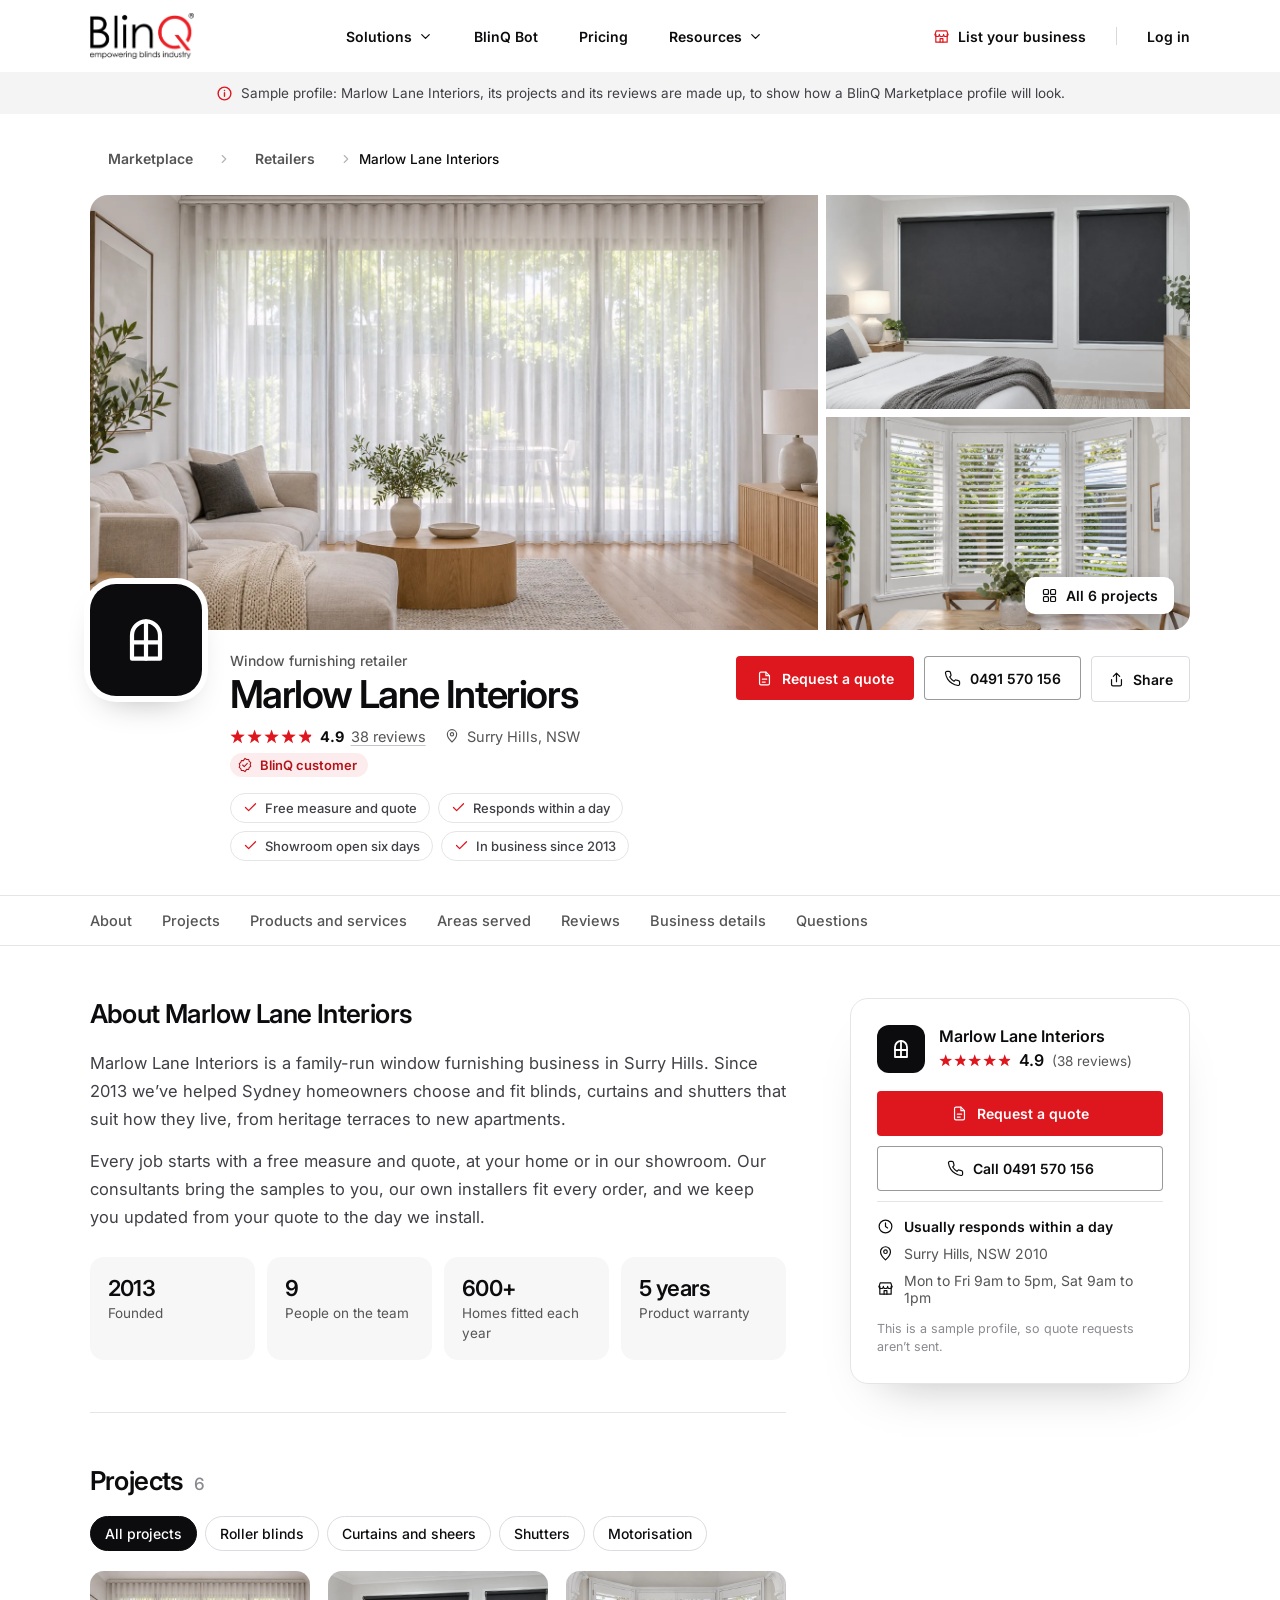
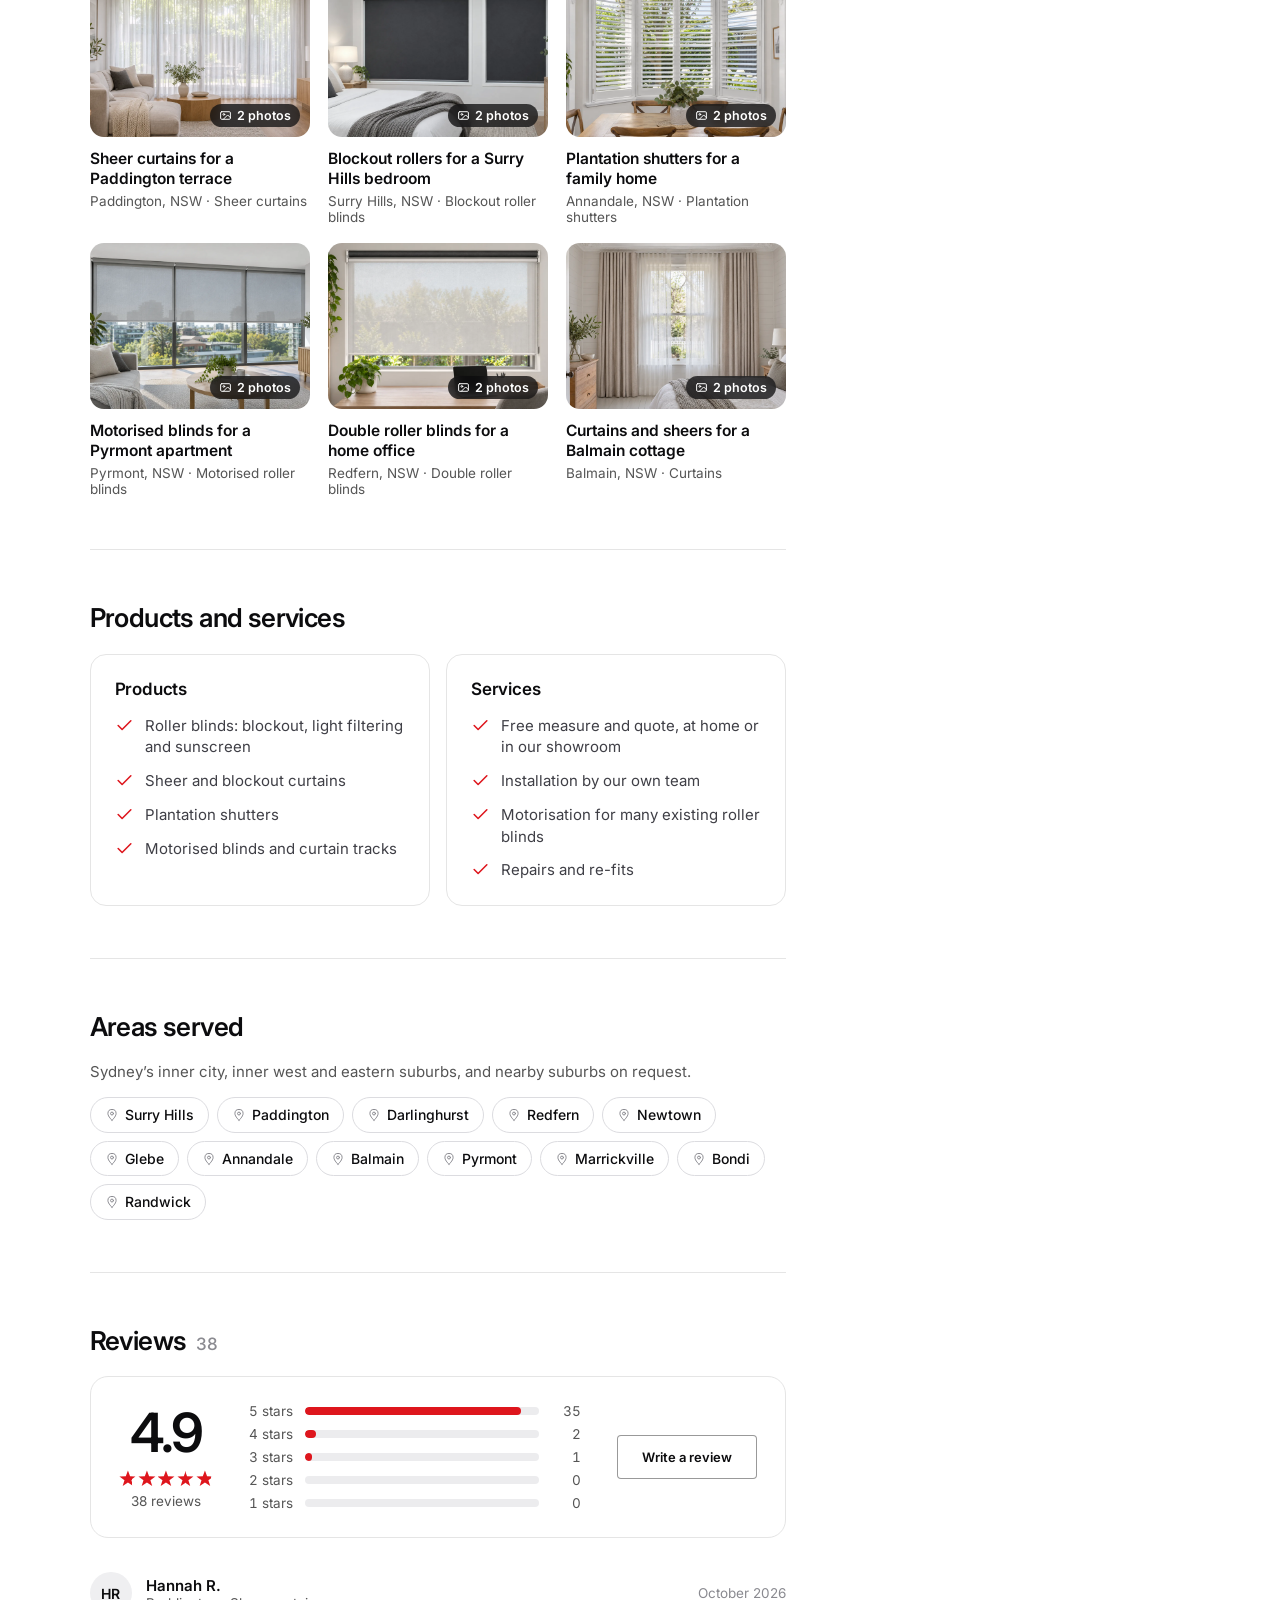
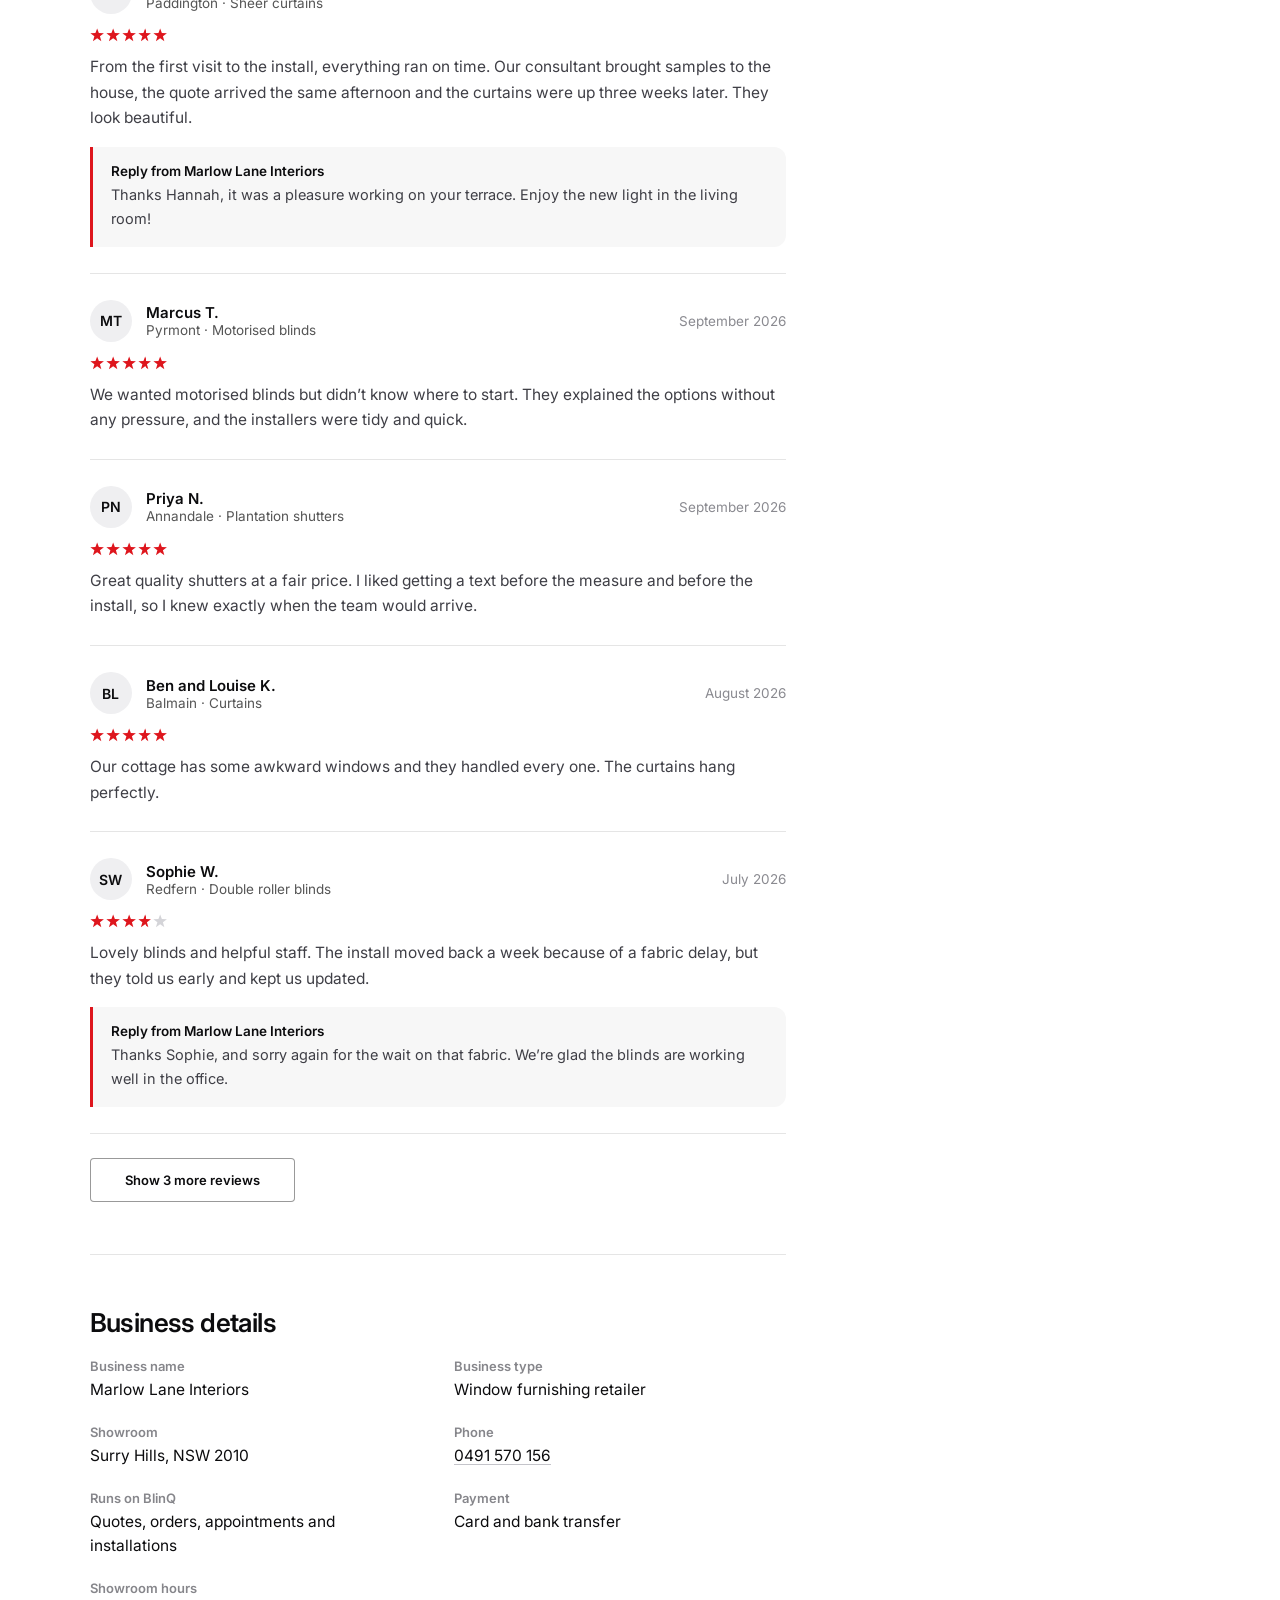
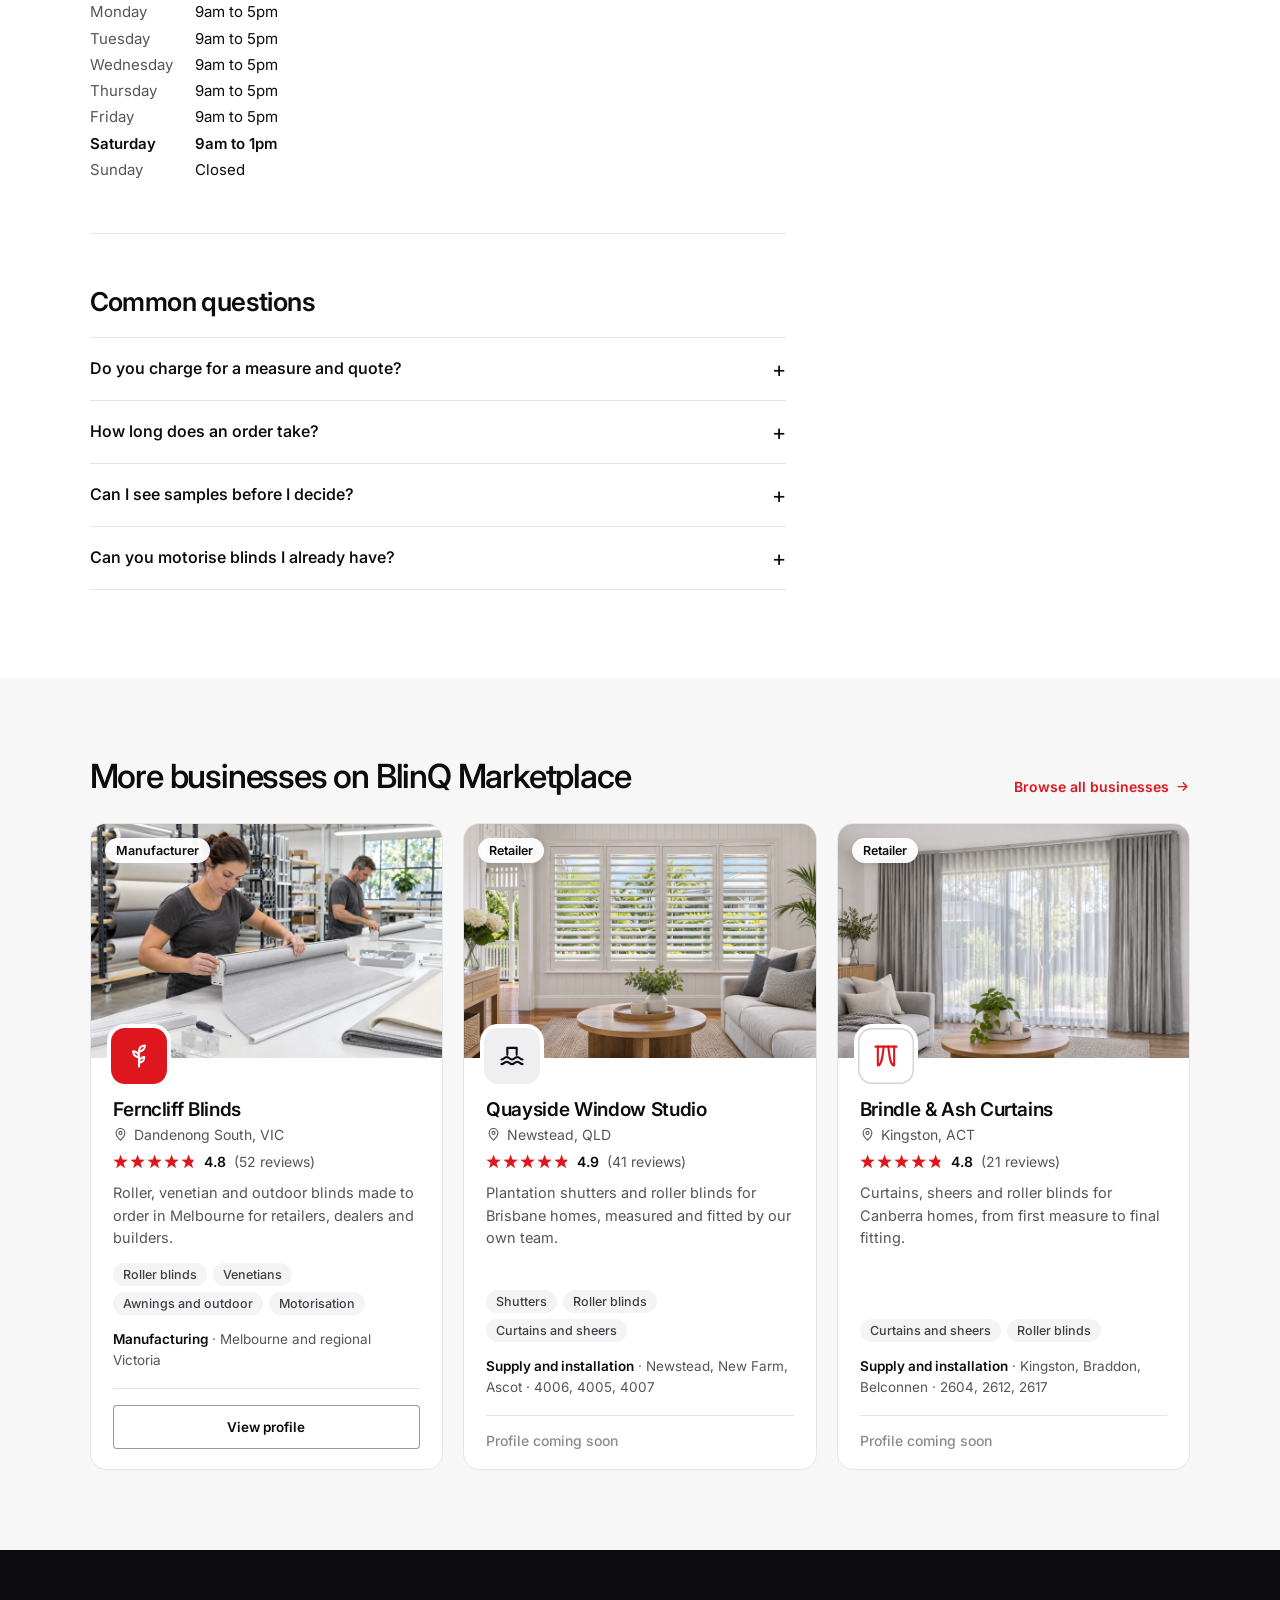
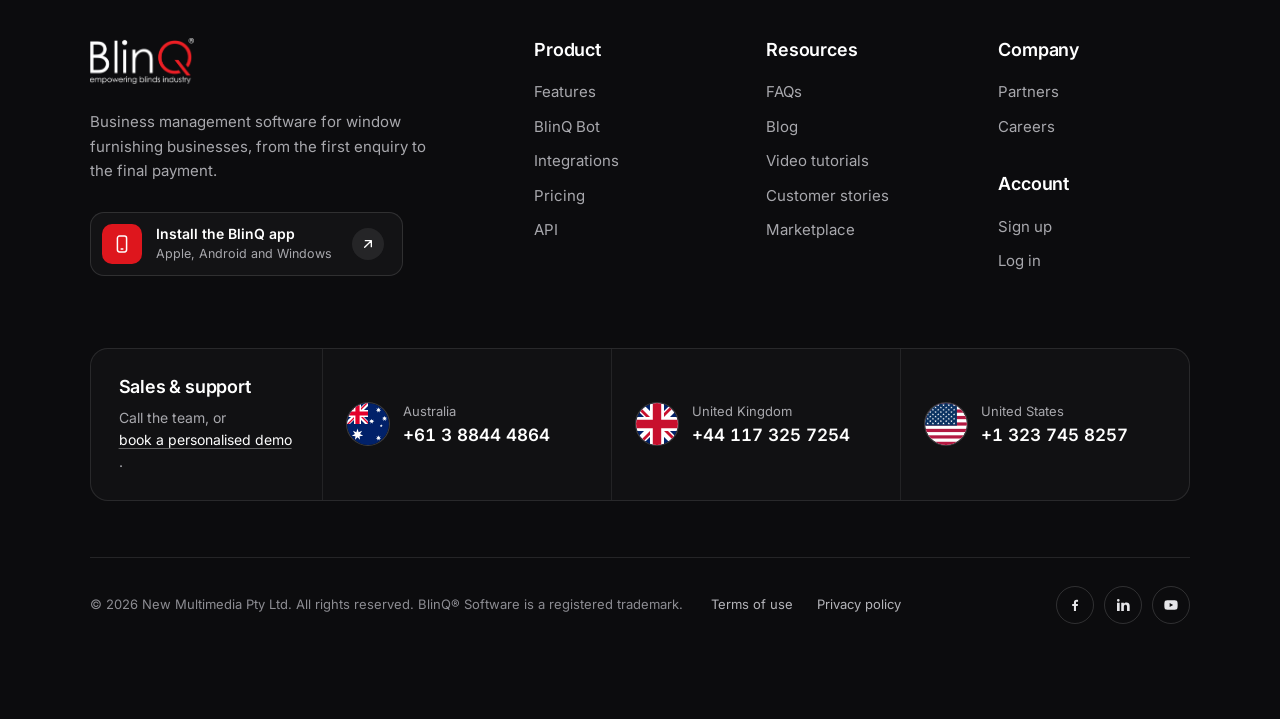
<file: business/marlow-lane-interiors.html>
<!doctype html>
<html lang="en-AU"><head><meta charset="utf-8"><meta name="viewport" content="width=device-width,initial-scale=1"><meta name="robots" content="noindex"><meta content="Marlow Lane Interiors on BlinQ Marketplace: Blinds, curtains and shutters for homes across Sydney’s inner city and inner west, with a showroom in Surry Hills." name="description"/><title>Marlow Lane Interiors: retailer in Surry Hills, NSW | BlinQ Marketplace</title><link rel="icon" href="../assets/favicon.webp"><link rel="preconnect" href="https://fonts.googleapis.com"><link rel="preconnect" href="https://fonts.gstatic.com" crossorigin><link rel="stylesheet" href="https://fonts.googleapis.com/css2?family=Inter:wght@400;450;500;550;600;650;700&amp;display=swap"><link rel="stylesheet" href="../style.css?v=2dce6ef0"><link rel="stylesheet" href="../marketplace.css?v=1b02bf01"></head><body>
<div class="site-container">
<a class="skip" href="#main">Skip to content</a>
<header><div class="header-inner"><a href="../index.html" aria-label="BlinQ home"><img class="logo" src="../assets/blinq-logo.webp" alt="BlinQ Software"></a><nav aria-label="Main navigation"><button data-menu="solutions" aria-expanded="false" aria-controls="solutions">Solutions<svg class="nav-chevron" viewBox="0 0 24 24" fill="none" stroke="currentColor" stroke-width="2" stroke-linecap="round" stroke-linejoin="round" aria-hidden="true"><path d="m6 9 6 6 6-6"/></svg></button><a href="../index.html#ai">BlinQ Bot</a><a href="../index.html#pricing">Pricing</a><button data-menu="resources-menu" aria-expanded="false" aria-controls="resources-menu">Resources<svg class="nav-chevron" viewBox="0 0 24 24" fill="none" stroke="currentColor" stroke-width="2" stroke-linecap="round" stroke-linejoin="round" aria-hidden="true"><path d="m6 9 6 6 6-6"/></svg></button></nav><div class="utilities"><a href="../marketplace.html#list-your-business" class="list-biz"><svg viewBox="0 0 24 24" fill="none" stroke="currentColor" stroke-width="1.7" stroke-linecap="round" stroke-linejoin="round" aria-hidden="true"><path d="M3 9 4.5 4h15L21 9"/><path d="M4 9v11h16V9"/><path d="M3 9a3 3 0 0 0 6 0 3 3 0 0 0 6 0 3 3 0 0 0 6 0"/><path d="M10 20v-5h4v5"/></svg><span>List your business</span></a><a href="https://users.blinq.com.au" class="login">Log in</a><button id="mobile-menu" aria-expanded="false">Menu</button></div></div></header>
<div class="mega mega-float" id="solutions" hidden><div class="res-panel"><div class="res-col res-learn"><p class="res-heading">Window furnishing packages</p><ul class="sol-grid"><li><a class="sol-item" href="../index.html#retail"><span class="sol-icon"><i class="sol-pkg" style="--pkg:50% 0%" aria-hidden="true"></i></span><span class="sol-text"><b>Retail</b><small>Enquiries, quotes, orders and installations</small></span></a></li><li><a class="sol-item" href="../index.html#manufacturing"><span class="sol-icon"><i class="sol-pkg" style="--pkg:100% 0%" aria-hidden="true"></i></span><span class="sol-text"><b>Manufacturing</b><small>Customer orders, production and dispatch</small></span></a></li><li><a class="sol-item" href="../index.html#wholesale"><span class="sol-icon"><i class="sol-pkg" style="--pkg:0% 100%" aria-hidden="true"></i></span><span class="sol-text"><b>Wholesale and dealers</b><small>Connected ordering for dealers</small></span></a></li><li><a class="sol-item" href="../index.html#mobile"><span class="sol-icon"><i class="sol-pkg" style="--pkg:0% 0%" aria-hidden="true"></i></span><span class="sol-text"><b>Mobile App</b><small>Measure and quote with the customer</small></span></a></li><li><a class="sol-item" href="../index.html#growth"><span class="sol-icon"><i class="sol-pkg" style="--pkg:50% 100%" aria-hidden="true"></i></span><span class="sol-text"><b>Online ordering</b><small>Customers order from your website</small></span></a></li></ul></div><div class="res-col sol-start"><p class="res-heading">Get started</p><ul><li><a class="sol-item" href="https://calendly.com/blinq/team"><span class="sol-icon"><svg viewBox="0 0 24 24" fill="none" stroke="currentColor" stroke-width="1.7" stroke-linecap="round" stroke-linejoin="round" aria-hidden="true"><rect x="3" y="4" width="18" height="18" rx="2"/><path d="M16 2v4M8 2v4M3 10h18M8 14h.01M12 14h.01M16 14h.01M8 18h.01M12 18h.01"/></svg></span><span class="sol-text"><b>Book a demo</b><small>Personalised to your business</small></span></a></li><li><a class="sol-item" href="../index.html#trial"><span class="sol-icon"><svg viewBox="0 0 24 24" fill="none" stroke="currentColor" stroke-width="1.7" stroke-linecap="round" stroke-linejoin="round" aria-hidden="true"><path d="M13 2 3 14h9l-1 8 10-12h-9z"/></svg></span><span class="sol-text"><b>Start a free trial</b><small>Try BlinQ free for 7 days</small></span></a></li><li><a class="sol-item" href="../index.html#pricing"><span class="sol-icon"><svg viewBox="0 0 24 24" fill="none" stroke="currentColor" stroke-width="1.7" stroke-linecap="round" stroke-linejoin="round" aria-hidden="true"><path d="m20.6 13.4-7.2 7.2a2 2 0 0 1-2.8 0L3 13V3h10l7.6 7.6a2 2 0 0 1 0 2.8z"/><circle cx="7.5" cy="7.5" r="1.5"/></svg></span><span class="sol-text"><b>Pricing</b><small>Plans and user packages</small></span></a></li></ul></div></div><div class="mega-mobile"><div class="mega-resources-mobile"><p class="res-heading">Window furnishing packages</p><ul class="sol-list" data-copy="#solutions .res-learn li"></ul></div><div class="mega-links"><a href="../index.html#ai">BlinQ Bot</a><a href="../index.html#pricing">Pricing</a><a href="https://users.blinq.com.au">Log in</a><a href="../marketplace.html#list-your-business">List your business</a></div><div class="mega-resources-mobile"><p class="res-heading">Resources</p><ul data-copy="#resources-menu .res-col li"></ul></div></div></div>
<div class="mega mega-float mega-resources" id="resources-menu" hidden><div class="res-panel"><div class="res-col res-learn"><p class="res-heading">Learn and connect</p><div class="res-pair"><ul><li><a href="https://www.blinq.com.au/faqs" target="_blank" rel="noopener"><svg viewBox="0 0 24 24" fill="none" stroke="currentColor" stroke-width="1.7" stroke-linecap="round" stroke-linejoin="round" aria-hidden="true"><path d="M2 4h6a4 4 0 0 1 4 4v13a3 3 0 0 0-3-3H2z"/><path d="M22 4h-6a4 4 0 0 0-4 4v13a3 3 0 0 1 3-3h7z"/></svg><span>Knowledge base</span></a></li><li><a href="https://www.youtube.com/@BlinQ-Software" target="_blank" rel="noopener"><svg viewBox="0 0 24 24" fill="none" stroke="currentColor" stroke-width="1.7" stroke-linecap="round" stroke-linejoin="round" aria-hidden="true"><circle cx="12" cy="12" r="10"/><path d="m10 8 6 4-6 4z"/></svg><span>Video tutorials</span></a></li><li><a href="https://blogs.blinq.com.au/" target="_blank" rel="noopener"><svg viewBox="0 0 24 24" fill="none" stroke="currentColor" stroke-width="1.7" stroke-linecap="round" stroke-linejoin="round" aria-hidden="true"><path d="M12 20h9"/><path d="M16.5 3.5a2.1 2.1 0 0 1 3 3L7 19l-4 1 1-4z"/></svg><span>Blogs</span></a></li><li><a href="../index.html#stories"><svg viewBox="0 0 24 24" fill="none" stroke="currentColor" stroke-width="1.7" stroke-linecap="round" stroke-linejoin="round" aria-hidden="true"><path d="M7 10v12"/><path d="M15 5.9 14 10h5.8a2 2 0 0 1 1.9 2.5l-2.3 8A2 2 0 0 1 17.5 22H4a2 2 0 0 1-2-2v-8a2 2 0 0 1 2-2h2.8a2 2 0 0 0 1.8-1.1L12 2a3.1 3.1 0 0 1 3 3.9z"/></svg><span>Customer stories</span></a></li></ul><ul><li><a href="../index.html#faq"><svg viewBox="0 0 24 24" fill="none" stroke="currentColor" stroke-width="1.7" stroke-linecap="round" stroke-linejoin="round" aria-hidden="true"><circle cx="12" cy="12" r="10"/><path d="M9.1 9a3 3 0 0 1 5.8 1c0 2-3 3-3 3"/><path d="M12 17h.01"/></svg><span>Common questions</span></a></li><li><a href="https://api.blinq.com.au/documentation/" target="_blank" rel="noopener"><svg viewBox="0 0 24 24" fill="none" stroke="currentColor" stroke-width="1.7" stroke-linecap="round" stroke-linejoin="round" aria-hidden="true"><path d="m16 18 6-6-6-6"/><path d="m8 6-6 6 6 6"/></svg><span>API documentation</span></a></li><li><a href="https://apps.blinq.com.au/" target="_blank" rel="noopener"><svg viewBox="0 0 24 24" fill="none" stroke="currentColor" stroke-width="1.7" stroke-linecap="round" stroke-linejoin="round" aria-hidden="true"><path d="M12 22v-5M9 8V2M15 8V2"/><path d="M18 8v5a4 4 0 0 1-4 4h-4a4 4 0 0 1-4-4V8z"/></svg><span>Explore integrations</span></a></li><li><a href="../marketplace.html"><svg viewBox="0 0 24 24" fill="none" stroke="currentColor" stroke-width="1.7" stroke-linecap="round" stroke-linejoin="round" aria-hidden="true"><path d="M3 9 4.5 4h15L21 9"/><path d="M4 9v11h16V9"/><path d="M3 9a3 3 0 0 0 6 0 3 3 0 0 0 6 0 3 3 0 0 0 6 0"/><path d="M10 20v-5h4v5"/></svg><span>Marketplace</span></a></li></ul></div></div><div class="res-col"><p class="res-heading">Support</p><ul><li><a href="mailto:support@blinq.com.au" data-contact><svg viewBox="0 0 24 24" fill="none" stroke="currentColor" stroke-width="1.7" stroke-linecap="round" stroke-linejoin="round" aria-hidden="true"><rect x="2" y="4" width="20" height="16" rx="2"/><path d="m22 7-10 6L2 7"/></svg><span>Contact us</span></a></li><li><a href="https://calendly.com/blinq/team"><svg viewBox="0 0 24 24" fill="none" stroke="currentColor" stroke-width="1.7" stroke-linecap="round" stroke-linejoin="round" aria-hidden="true"><rect x="3" y="4" width="18" height="18" rx="2"/><path d="M16 2v4M8 2v4M3 10h18M8 14h.01M12 14h.01M16 14h.01M8 18h.01M12 18h.01"/></svg><span>Schedule an appointment</span></a></li><li><a href="../index.html#trial"><svg viewBox="0 0 24 24" fill="none" stroke="currentColor" stroke-width="1.7" stroke-linecap="round" stroke-linejoin="round" aria-hidden="true"><path d="M13 2 3 14h9l-1 8 10-12h-9z"/></svg><span>Start a free trial</span></a></li><li><a href="https://calendly.com/blinq/team"><svg viewBox="0 0 24 24" fill="none" stroke="currentColor" stroke-width="1.7" stroke-linecap="round" stroke-linejoin="round" aria-hidden="true"><rect x="3" y="4" width="18" height="18" rx="2"/><path d="M16 2v4M8 2v4M3 10h18M8 14h.01M12 14h.01M16 14h.01M8 18h.01M12 18h.01"/></svg><span>Book a demo</span></a></li></ul></div><div class="res-col"><p class="res-heading">Company</p><ul><li><a href="https://www.youtube.com/watch?v=9aikpx1hb-g" data-video="9aikpx1hb-g" data-video-title="Why we built BlinQ"><svg viewBox="0 0 24 24" fill="none" stroke="currentColor" stroke-width="1.7" stroke-linecap="round" stroke-linejoin="round" aria-hidden="true"><circle cx="12" cy="12" r="10"/><path d="M12 16v-4M12 8h.01"/></svg><span>About us</span></a></li><li><a href="https://partners.blinq.com.au/" target="_blank" rel="noopener"><svg viewBox="0 0 24 24" fill="none" stroke="currentColor" stroke-width="1.7" stroke-linecap="round" stroke-linejoin="round" aria-hidden="true"><rect x="2" y="7" width="20" height="14" rx="2"/><path d="M16 21V5a2 2 0 0 0-2-2h-4a2 2 0 0 0-2 2v16"/></svg><span>Partners</span></a></li><li><a href="https://careers.blinq.com.au/" target="_blank" rel="noopener"><svg viewBox="0 0 24 24" fill="none" stroke="currentColor" stroke-width="1.7" stroke-linecap="round" stroke-linejoin="round" aria-hidden="true"><path d="M16 21v-2a4 4 0 0 0-4-4H6a4 4 0 0 0-4 4v2"/><circle cx="9" cy="7" r="4"/><path d="M22 21v-2a4 4 0 0 0-3-3.9M16 3.1a4 4 0 0 1 0 7.8"/></svg><span>Careers</span></a></li></ul></div></div></div><div id="shade" hidden></div>
<main id="main" class="mk-page mk-profile">
<p class="mk-sample"><svg viewBox="0 0 24 24" fill="none" stroke="currentColor" stroke-width="2" stroke-linecap="round" stroke-linejoin="round" aria-hidden="true"><circle cx="12" cy="12" r="9"/><path d="M12 11v5M12 7.6v.1"/></svg><span>Sample profile: Marlow Lane Interiors, its projects and its reviews are made up, to show how a BlinQ Marketplace profile will look.</span></p>
<section class="pf-top" aria-label="Marlow Lane Interiors">
<nav class="pf-crumbs" aria-label="Breadcrumb"><a href="../marketplace.html">Marketplace</a><svg viewBox="0 0 24 24" fill="none" stroke="currentColor" stroke-width="2" stroke-linecap="round" stroke-linejoin="round" aria-hidden="true"><path d="m9 6 6 6-6 6"/></svg><a href="../marketplace.html?type=retailer#businesses">Retailers</a><svg viewBox="0 0 24 24" fill="none" stroke="currentColor" stroke-width="2" stroke-linecap="round" stroke-linejoin="round" aria-hidden="true"><path d="m9 6 6 6-6 6"/></svg><span aria-current="page">Marlow Lane Interiors</span></nav>
<div class="pf-gallery"><button type="button" class="pf-shot" data-project="0" aria-label="Open project: Sheer curtains for a Paddington terrace"><img src="../assets/marketplace/marlow-lane-interiors/project-1-a.webp?v=2dd6738d" alt="A terrace living room with floor-length white sheer curtains" width="1536" height="1024" fetchpriority="high"></button><button type="button" class="pf-shot" data-project="1" aria-label="Open project: Blockout rollers for a Surry Hills bedroom"><img src="../assets/marketplace/marlow-lane-interiors/project-2-a.webp?v=e45c7941" alt="A calm bedroom with charcoal blockout roller blinds lowered" width="1536" height="1024"></button><button type="button" class="pf-shot" data-project="2" aria-label="Open project: Plantation shutters for a family home"><img src="../assets/marketplace/marlow-lane-interiors/project-3-a.webp?v=7954d183" alt="A dining room with white plantation shutters on bay windows" width="1536" height="1024"></button><a class="pf-all" href="#projects"><svg viewBox="0 0 24 24" fill="none" stroke="currentColor" stroke-width="1.7" stroke-linecap="round" stroke-linejoin="round" aria-hidden="true"><rect x="3.5" y="3.5" width="7" height="7" rx="1.5"/><rect x="13.5" y="3.5" width="7" height="7" rx="1.5"/><rect x="3.5" y="13.5" width="7" height="7" rx="1.5"/><rect x="13.5" y="13.5" width="7" height="7" rx="1.5"/></svg>All 6 projects</a></div>
<div class="pf-id">
<span class="mk-logo pf-logo" data-tone="ink" aria-hidden="true"><svg viewBox="0 0 24 24" fill="none" stroke="currentColor" stroke-width="1.8" stroke-linecap="round" stroke-linejoin="round" aria-hidden="true"><path d="M6 20V10a6 6 0 0 1 12 0v10z"/><path d="M12 4v16M6 13h12"/></svg></span>
<div class="pf-id-text">
<p class="pf-kind">Window furnishing retailer</p>
<h1>Marlow Lane Interiors</h1>
<p class="pf-meta"><a class="pf-score" href="#reviews"><span class="mk-stars" style="--fill:98.1%" aria-hidden="true"></span><b>4.9</b><span>38 reviews</span></a><span><svg viewBox="0 0 24 24" fill="none" stroke="currentColor" stroke-width="1.7" stroke-linecap="round" stroke-linejoin="round" aria-hidden="true"><path d="M12 21s-7-6.2-7-11.5a7 7 0 0 1 14 0C19 14.8 12 21 12 21z"/><circle cx="12" cy="9.5" r="2.5"/></svg>Surry Hills, NSW</span><span class="pf-verified"><svg viewBox="0 0 24 24" fill="none" stroke="currentColor" stroke-width="1.6" stroke-linecap="round" stroke-linejoin="round" aria-hidden="true"><path d="m12 2 2.4 1.8 3-.1.9 2.9 2.4 1.8-1 2.8 1 2.8-2.4 1.8-.9 2.9-3-.1L12 22l-2.4-1.8-3 .1-.9-2.9-2.4-1.8 1-2.8-1-2.8 2.4-1.8.9-2.9 3 .1z"/><path d="m8.5 12 2.4 2.4 4.6-4.8"/></svg>BlinQ customer</span></p>
<ul class="pf-badges"><li><svg viewBox="0 0 24 24" fill="none" stroke="currentColor" stroke-width="2" stroke-linecap="round" stroke-linejoin="round" aria-hidden="true"><path d="M20 6 9 17l-5-5"/></svg>Free measure and quote</li><li><svg viewBox="0 0 24 24" fill="none" stroke="currentColor" stroke-width="2" stroke-linecap="round" stroke-linejoin="round" aria-hidden="true"><path d="M20 6 9 17l-5-5"/></svg>Responds within a day</li><li><svg viewBox="0 0 24 24" fill="none" stroke="currentColor" stroke-width="2" stroke-linecap="round" stroke-linejoin="round" aria-hidden="true"><path d="M20 6 9 17l-5-5"/></svg>Showroom open six days</li><li><svg viewBox="0 0 24 24" fill="none" stroke="currentColor" stroke-width="2" stroke-linecap="round" stroke-linejoin="round" aria-hidden="true"><path d="M20 6 9 17l-5-5"/></svg>In business since 2013</li></ul>
</div>
<div class="pf-actions"><button type="button" class="btn primary" data-quote><svg viewBox="0 0 24 24" fill="none" stroke="currentColor" stroke-width="1.7" stroke-linecap="round" stroke-linejoin="round" aria-hidden="true"><path d="M14 3H7a2 2 0 0 0-2 2v14a2 2 0 0 0 2 2h10a2 2 0 0 0 2-2V8z"/><path d="M14 3v5h5M9 13h6M9 17h4"/></svg>Request a quote</button><a class="btn outline" href="tel:+61491570156"><svg viewBox="0 0 24 24" fill="none" stroke="currentColor" stroke-width="1.7" stroke-linecap="round" stroke-linejoin="round" aria-hidden="true"><path d="M22 16.9v3a2 2 0 0 1-2.2 2 19.8 19.8 0 0 1-8.6-3.1 19.5 19.5 0 0 1-6-6A19.8 19.8 0 0 1 2.1 4.2 2 2 0 0 1 4.1 2h3a2 2 0 0 1 2 1.7c.1.9.4 1.9.7 2.8a2 2 0 0 1-.5 2.1L8.1 9.9a16 16 0 0 0 6 6l1.3-1.3a2 2 0 0 1 2.1-.4c.9.3 1.8.6 2.8.7a2 2 0 0 1 1.7 2z"/></svg>0491 570 156</a><button type="button" class="pf-icon-btn" data-share><svg viewBox="0 0 24 24" fill="none" stroke="currentColor" stroke-width="1.7" stroke-linecap="round" stroke-linejoin="round" aria-hidden="true"><path d="M12 3v12M7.5 7.5 12 3l4.5 4.5"/><path d="M5 12v7a2 2 0 0 0 2 2h10a2 2 0 0 0 2-2v-7"/></svg><span>Share</span></button></div>
</div>
</section>
<nav class="pf-tabs" aria-label="On this page"><div class="pf-tabs-inner"><a href="#about">About</a><a href="#projects">Projects</a><a href="#services">Products and services</a><a href="#areas">Areas served</a><a href="#reviews">Reviews</a><a href="#details">Business details</a><a href="#faqs">Questions</a></div></nav>
<div class="pf-body">
<div class="pf-main">
<section id="about" class="pf-about" aria-labelledby="about-title"><h2 id="about-title">About Marlow Lane Interiors</h2><p>Marlow Lane Interiors is a family-run window furnishing business in Surry Hills. Since 2013 we’ve helped Sydney homeowners choose and fit blinds, curtains and shutters that suit how they live, from heritage terraces to new apartments.</p><p>Every job starts with a free measure and quote, at your home or in our showroom. Our consultants bring the samples to you, our own installers fit every order, and we keep you updated from your quote to the day we install.</p><ul class="pf-facts"><li><b>2013</b><span>Founded</span></li><li><b>9</b><span>People on the team</span></li><li><b>600+</b><span>Homes fitted each year</span></li><li><b>5 years</b><span>Product warranty</span></li></ul></section>
<section id="projects" aria-labelledby="projects-title"><h2 id="projects-title">Projects <small>6</small></h2><div class="mk-chips pf-project-filter" role="group" aria-label="Filter projects"><button type="button" data-cat="all" aria-pressed="true">All projects</button><button type="button" data-cat="roller" aria-pressed="false">Roller blinds</button><button type="button" data-cat="curtains" aria-pressed="false">Curtains and sheers</button><button type="button" data-cat="shutters" aria-pressed="false">Shutters</button><button type="button" data-cat="motorised" aria-pressed="false">Motorisation</button></div><ul class="pf-projects"><li data-cats="curtains motorised"><button type="button" class="pf-project" data-project="0"><span class="pf-project-media"><img src="../assets/marketplace/marlow-lane-interiors/project-1-a.webp?v=2dd6738d" alt="A terrace living room with floor-length white sheer curtains" width="1536" height="1024" loading="lazy"><span class="pf-count"><svg viewBox="0 0 24 24" fill="none" stroke="currentColor" stroke-width="1.8" stroke-linecap="round" stroke-linejoin="round" aria-hidden="true"><rect x="3" y="5" width="18" height="14" rx="2"/><circle cx="9" cy="10" r="1.6"/><path d="m21 16-5-5-8 8"/></svg>2 photos</span></span><b>Sheer curtains for a Paddington terrace</b><small>Paddington, NSW · Sheer curtains</small></button></li><li data-cats="roller"><button type="button" class="pf-project" data-project="1"><span class="pf-project-media"><img src="../assets/marketplace/marlow-lane-interiors/project-2-a.webp?v=e45c7941" alt="A calm bedroom with charcoal blockout roller blinds lowered" width="1536" height="1024" loading="lazy"><span class="pf-count"><svg viewBox="0 0 24 24" fill="none" stroke="currentColor" stroke-width="1.8" stroke-linecap="round" stroke-linejoin="round" aria-hidden="true"><rect x="3" y="5" width="18" height="14" rx="2"/><circle cx="9" cy="10" r="1.6"/><path d="m21 16-5-5-8 8"/></svg>2 photos</span></span><b>Blockout rollers for a Surry Hills bedroom</b><small>Surry Hills, NSW · Blockout roller blinds</small></button></li><li data-cats="shutters"><button type="button" class="pf-project" data-project="2"><span class="pf-project-media"><img src="../assets/marketplace/marlow-lane-interiors/project-3-a.webp?v=7954d183" alt="A dining room with white plantation shutters on bay windows" width="1536" height="1024" loading="lazy"><span class="pf-count"><svg viewBox="0 0 24 24" fill="none" stroke="currentColor" stroke-width="1.8" stroke-linecap="round" stroke-linejoin="round" aria-hidden="true"><rect x="3" y="5" width="18" height="14" rx="2"/><circle cx="9" cy="10" r="1.6"/><path d="m21 16-5-5-8 8"/></svg>2 photos</span></span><b>Plantation shutters for a family home</b><small>Annandale, NSW · Plantation shutters</small></button></li><li data-cats="roller motorised"><button type="button" class="pf-project" data-project="3"><span class="pf-project-media"><img src="../assets/marketplace/marlow-lane-interiors/project-4-a.webp?v=e2e83adc" alt="An apartment living room with sunscreen roller blinds half lowered over floor-to-ceiling windows" width="1536" height="1024" loading="lazy"><span class="pf-count"><svg viewBox="0 0 24 24" fill="none" stroke="currentColor" stroke-width="1.8" stroke-linecap="round" stroke-linejoin="round" aria-hidden="true"><rect x="3" y="5" width="18" height="14" rx="2"/><circle cx="9" cy="10" r="1.6"/><path d="m21 16-5-5-8 8"/></svg>2 photos</span></span><b>Motorised blinds for a Pyrmont apartment</b><small>Pyrmont, NSW · Motorised roller blinds</small></button></li><li data-cats="roller"><button type="button" class="pf-project" data-project="4"><span class="pf-project-media"><img src="../assets/marketplace/marlow-lane-interiors/project-5-a.webp?v=bbe001f7" alt="A home office desk by a window with double roller blinds" width="1536" height="1024" loading="lazy"><span class="pf-count"><svg viewBox="0 0 24 24" fill="none" stroke="currentColor" stroke-width="1.8" stroke-linecap="round" stroke-linejoin="round" aria-hidden="true"><rect x="3" y="5" width="18" height="14" rx="2"/><circle cx="9" cy="10" r="1.6"/><path d="m21 16-5-5-8 8"/></svg>2 photos</span></span><b>Double roller blinds for a home office</b><small>Redfern, NSW · Double roller blinds</small></button></li><li data-cats="curtains"><button type="button" class="pf-project" data-project="5"><span class="pf-project-media"><img src="../assets/marketplace/marlow-lane-interiors/project-6-a.webp?v=6a364d95" alt="A cottage bedroom with layered linen curtains and sheers" width="1536" height="1024" loading="lazy"><span class="pf-count"><svg viewBox="0 0 24 24" fill="none" stroke="currentColor" stroke-width="1.8" stroke-linecap="round" stroke-linejoin="round" aria-hidden="true"><rect x="3" y="5" width="18" height="14" rx="2"/><circle cx="9" cy="10" r="1.6"/><path d="m21 16-5-5-8 8"/></svg>2 photos</span></span><b>Curtains and sheers for a Balmain cottage</b><small>Balmain, NSW · Curtains</small></button></li></ul></section>
<section id="services" aria-labelledby="services-title"><h2 id="services-title">Products and services</h2><div class="pf-services"><div><h3>Products</h3><ul><li><svg viewBox="0 0 24 24" fill="none" stroke="currentColor" stroke-width="2" stroke-linecap="round" stroke-linejoin="round" aria-hidden="true"><path d="M20 6 9 17l-5-5"/></svg><span>Roller blinds: blockout, light filtering and sunscreen</span></li><li><svg viewBox="0 0 24 24" fill="none" stroke="currentColor" stroke-width="2" stroke-linecap="round" stroke-linejoin="round" aria-hidden="true"><path d="M20 6 9 17l-5-5"/></svg><span>Sheer and blockout curtains</span></li><li><svg viewBox="0 0 24 24" fill="none" stroke="currentColor" stroke-width="2" stroke-linecap="round" stroke-linejoin="round" aria-hidden="true"><path d="M20 6 9 17l-5-5"/></svg><span>Plantation shutters</span></li><li><svg viewBox="0 0 24 24" fill="none" stroke="currentColor" stroke-width="2" stroke-linecap="round" stroke-linejoin="round" aria-hidden="true"><path d="M20 6 9 17l-5-5"/></svg><span>Motorised blinds and curtain tracks</span></li></ul></div><div><h3>Services</h3><ul><li><svg viewBox="0 0 24 24" fill="none" stroke="currentColor" stroke-width="2" stroke-linecap="round" stroke-linejoin="round" aria-hidden="true"><path d="M20 6 9 17l-5-5"/></svg><span>Free measure and quote, at home or in our showroom</span></li><li><svg viewBox="0 0 24 24" fill="none" stroke="currentColor" stroke-width="2" stroke-linecap="round" stroke-linejoin="round" aria-hidden="true"><path d="M20 6 9 17l-5-5"/></svg><span>Installation by our own team</span></li><li><svg viewBox="0 0 24 24" fill="none" stroke="currentColor" stroke-width="2" stroke-linecap="round" stroke-linejoin="round" aria-hidden="true"><path d="M20 6 9 17l-5-5"/></svg><span>Motorisation for many existing roller blinds</span></li><li><svg viewBox="0 0 24 24" fill="none" stroke="currentColor" stroke-width="2" stroke-linecap="round" stroke-linejoin="round" aria-hidden="true"><path d="M20 6 9 17l-5-5"/></svg><span>Repairs and re-fits</span></li></ul></div></div></section>
<section id="areas" aria-labelledby="areas-title"><h2 id="areas-title">Areas served</h2><p class="pf-areas-note">Sydney’s inner city, inner west and eastern suburbs, and nearby suburbs on request.</p><ul class="mk-chips pf-areas"><li><svg viewBox="0 0 24 24" fill="none" stroke="currentColor" stroke-width="1.7" stroke-linecap="round" stroke-linejoin="round" aria-hidden="true"><path d="M12 21s-7-6.2-7-11.5a7 7 0 0 1 14 0C19 14.8 12 21 12 21z"/><circle cx="12" cy="9.5" r="2.5"/></svg>Surry Hills</li><li><svg viewBox="0 0 24 24" fill="none" stroke="currentColor" stroke-width="1.7" stroke-linecap="round" stroke-linejoin="round" aria-hidden="true"><path d="M12 21s-7-6.2-7-11.5a7 7 0 0 1 14 0C19 14.8 12 21 12 21z"/><circle cx="12" cy="9.5" r="2.5"/></svg>Paddington</li><li><svg viewBox="0 0 24 24" fill="none" stroke="currentColor" stroke-width="1.7" stroke-linecap="round" stroke-linejoin="round" aria-hidden="true"><path d="M12 21s-7-6.2-7-11.5a7 7 0 0 1 14 0C19 14.8 12 21 12 21z"/><circle cx="12" cy="9.5" r="2.5"/></svg>Darlinghurst</li><li><svg viewBox="0 0 24 24" fill="none" stroke="currentColor" stroke-width="1.7" stroke-linecap="round" stroke-linejoin="round" aria-hidden="true"><path d="M12 21s-7-6.2-7-11.5a7 7 0 0 1 14 0C19 14.8 12 21 12 21z"/><circle cx="12" cy="9.5" r="2.5"/></svg>Redfern</li><li><svg viewBox="0 0 24 24" fill="none" stroke="currentColor" stroke-width="1.7" stroke-linecap="round" stroke-linejoin="round" aria-hidden="true"><path d="M12 21s-7-6.2-7-11.5a7 7 0 0 1 14 0C19 14.8 12 21 12 21z"/><circle cx="12" cy="9.5" r="2.5"/></svg>Newtown</li><li><svg viewBox="0 0 24 24" fill="none" stroke="currentColor" stroke-width="1.7" stroke-linecap="round" stroke-linejoin="round" aria-hidden="true"><path d="M12 21s-7-6.2-7-11.5a7 7 0 0 1 14 0C19 14.8 12 21 12 21z"/><circle cx="12" cy="9.5" r="2.5"/></svg>Glebe</li><li><svg viewBox="0 0 24 24" fill="none" stroke="currentColor" stroke-width="1.7" stroke-linecap="round" stroke-linejoin="round" aria-hidden="true"><path d="M12 21s-7-6.2-7-11.5a7 7 0 0 1 14 0C19 14.8 12 21 12 21z"/><circle cx="12" cy="9.5" r="2.5"/></svg>Annandale</li><li><svg viewBox="0 0 24 24" fill="none" stroke="currentColor" stroke-width="1.7" stroke-linecap="round" stroke-linejoin="round" aria-hidden="true"><path d="M12 21s-7-6.2-7-11.5a7 7 0 0 1 14 0C19 14.8 12 21 12 21z"/><circle cx="12" cy="9.5" r="2.5"/></svg>Balmain</li><li><svg viewBox="0 0 24 24" fill="none" stroke="currentColor" stroke-width="1.7" stroke-linecap="round" stroke-linejoin="round" aria-hidden="true"><path d="M12 21s-7-6.2-7-11.5a7 7 0 0 1 14 0C19 14.8 12 21 12 21z"/><circle cx="12" cy="9.5" r="2.5"/></svg>Pyrmont</li><li><svg viewBox="0 0 24 24" fill="none" stroke="currentColor" stroke-width="1.7" stroke-linecap="round" stroke-linejoin="round" aria-hidden="true"><path d="M12 21s-7-6.2-7-11.5a7 7 0 0 1 14 0C19 14.8 12 21 12 21z"/><circle cx="12" cy="9.5" r="2.5"/></svg>Marrickville</li><li><svg viewBox="0 0 24 24" fill="none" stroke="currentColor" stroke-width="1.7" stroke-linecap="round" stroke-linejoin="round" aria-hidden="true"><path d="M12 21s-7-6.2-7-11.5a7 7 0 0 1 14 0C19 14.8 12 21 12 21z"/><circle cx="12" cy="9.5" r="2.5"/></svg>Bondi</li><li><svg viewBox="0 0 24 24" fill="none" stroke="currentColor" stroke-width="1.7" stroke-linecap="round" stroke-linejoin="round" aria-hidden="true"><path d="M12 21s-7-6.2-7-11.5a7 7 0 0 1 14 0C19 14.8 12 21 12 21z"/><circle cx="12" cy="9.5" r="2.5"/></svg>Randwick</li></ul></section>
<section id="reviews" aria-labelledby="reviews-title"><h2 id="reviews-title">Reviews <small>38</small></h2>
<div class="pf-summary"><div class="pf-big"><b>4.9</b><span class="mk-stars" style="--fill:98.1%" aria-hidden="true"></span><span>38 reviews</span></div><ul class="pf-bars" aria-label="Reviews by star rating"><li><span>5 stars</span><i style="--w:92%"></i><span>35</span></li><li><span>4 stars</span><i style="--w:5%"></i><span>2</span></li><li><span>3 stars</span><i style="--w:3%"></i><span>1</span></li><li><span>2 stars</span><i style="--w:0%"></i><span>0</span></li><li><span>1 stars</span><i style="--w:0%"></i><span>0</span></li></ul><button type="button" class="btn outline" data-review>Write a review</button></div>
<ul class="pf-reviews"><li class="pf-review"><div class="pf-review-head"><span class="pf-avatar" aria-hidden="true">HR</span><div><b>Hannah R.</b><small>Paddington · Sheer curtains</small></div><time datetime="2026-10">October 2026</time></div><span class="mk-stars" style="--fill:100.0%" aria-hidden="true"></span><span class="sr-only">5 out of 5 stars.</span><p>From the first visit to the install, everything ran on time. Our consultant brought samples to the house, the quote arrived the same afternoon and the curtains were up three weeks later. They look beautiful.</p><div class="pf-reply"><b>Reply from Marlow Lane Interiors</b><p>Thanks Hannah, it was a pleasure working on your terrace. Enjoy the new light in the living room!</p></div></li><li class="pf-review"><div class="pf-review-head"><span class="pf-avatar" aria-hidden="true">MT</span><div><b>Marcus T.</b><small>Pyrmont · Motorised blinds</small></div><time datetime="2026-09">September 2026</time></div><span class="mk-stars" style="--fill:100.0%" aria-hidden="true"></span><span class="sr-only">5 out of 5 stars.</span><p>We wanted motorised blinds but didn’t know where to start. They explained the options without any pressure, and the installers were tidy and quick.</p></li><li class="pf-review"><div class="pf-review-head"><span class="pf-avatar" aria-hidden="true">PN</span><div><b>Priya N.</b><small>Annandale · Plantation shutters</small></div><time datetime="2026-09">September 2026</time></div><span class="mk-stars" style="--fill:100.0%" aria-hidden="true"></span><span class="sr-only">5 out of 5 stars.</span><p>Great quality shutters at a fair price. I liked getting a text before the measure and before the install, so I knew exactly when the team would arrive.</p></li><li class="pf-review"><div class="pf-review-head"><span class="pf-avatar" aria-hidden="true">BL</span><div><b>Ben and Louise K.</b><small>Balmain · Curtains</small></div><time datetime="2026-08">August 2026</time></div><span class="mk-stars" style="--fill:100.0%" aria-hidden="true"></span><span class="sr-only">5 out of 5 stars.</span><p>Our cottage has some awkward windows and they handled every one. The curtains hang perfectly.</p></li><li class="pf-review"><div class="pf-review-head"><span class="pf-avatar" aria-hidden="true">SW</span><div><b>Sophie W.</b><small>Redfern · Double roller blinds</small></div><time datetime="2026-07">July 2026</time></div><span class="mk-stars" style="--fill:81.9%" aria-hidden="true"></span><span class="sr-only">4 out of 5 stars.</span><p>Lovely blinds and helpful staff. The install moved back a week because of a fabric delay, but they told us early and kept us updated.</p><div class="pf-reply"><b>Reply from Marlow Lane Interiors</b><p>Thanks Sophie, and sorry again for the wait on that fabric. We’re glad the blinds are working well in the office.</p></div></li><li class="pf-review" hidden><div class="pf-review-head"><span class="pf-avatar" aria-hidden="true">JO</span><div><b>James O.</b><small>Surry Hills · Roller blinds</small></div><time datetime="2026-06">June 2026</time></div><span class="mk-stars" style="--fill:100.0%" aria-hidden="true"></span><span class="sr-only">5 out of 5 stars.</span><p>Quick quote, clear pricing and the blockout rollers are perfect. Would use them again.</p></li><li class="pf-review" hidden><div class="pf-review-head"><span class="pf-avatar" aria-hidden="true">EM</span><div><b>Elena M.</b><small>Glebe · Roller blinds</small></div><time datetime="2026-05">May 2026</time></div><span class="mk-stars" style="--fill:100.0%" aria-hidden="true"></span><span class="sr-only">5 out of 5 stars.</span><p>Second time using Marlow Lane. Same great service.</p></li><li class="pf-review" hidden><div class="pf-review-head"><span class="pf-avatar" aria-hidden="true">DC</span><div><b>David C.</b><small>Newtown · Curtains</small></div><time datetime="2026-04">April 2026</time></div><span class="mk-stars" style="--fill:61.4%" aria-hidden="true"></span><span class="sr-only">3 out of 5 stars.</span><p>The curtains are good quality, but I had to chase the final install date. We got there in the end.</p><div class="pf-reply"><b>Reply from Marlow Lane Interiors</b><p>Thanks for the honest feedback, David. We’ve since changed how we confirm install dates, so customers hear from us first.</p></div></li></ul>
<button type="button" class="btn outline pf-more">Show 3 more reviews</button></section>
<section id="details" aria-labelledby="details-title"><h2 id="details-title">Business details</h2><dl class="pf-details"><div><dt>Business name</dt><dd>Marlow Lane Interiors</dd></div><div><dt>Business type</dt><dd>Window furnishing retailer</dd></div><div><dt>Showroom</dt><dd>Surry Hills, NSW 2010</dd></div><div><dt>Phone</dt><dd><a href="tel:+61491570156">0491 570 156</a></dd></div><div><dt>Runs on BlinQ</dt><dd>Quotes, orders, appointments and installations</dd></div><div><dt>Payment</dt><dd>Card and bank transfer</dd></div><div><dt>Showroom hours</dt><dd><div class="pf-hours"><span data-day="1">Monday</span><span data-day="1">9am to 5pm</span><span data-day="2">Tuesday</span><span data-day="2">9am to 5pm</span><span data-day="3">Wednesday</span><span data-day="3">9am to 5pm</span><span data-day="4">Thursday</span><span data-day="4">9am to 5pm</span><span data-day="5">Friday</span><span data-day="5">9am to 5pm</span><span data-day="6">Saturday</span><span data-day="6">9am to 1pm</span><span data-day="7">Sunday</span><span data-day="7">Closed</span></div></dd></div></dl></section>
<section id="faqs" aria-labelledby="faqs-title"><h2 id="faqs-title">Common questions</h2><div class="pf-faq"><details><summary>Do you charge for a measure and quote?</summary><p>No. We measure and quote for free, at your home or in our Surry Hills showroom.</p></details><details><summary>How long does an order take?</summary><p>Most blinds and curtains are installed three to four weeks after you accept your quote. Shutters take around six weeks.</p></details><details><summary>Can I see samples before I decide?</summary><p>Yes. Our consultants bring fabric and shutter samples to your home, or you can visit the showroom Monday to Saturday.</p></details><details><summary>Can you motorise blinds I already have?</summary><p>For many roller blinds, yes. We’ll check your blinds when we measure and tell you what’s possible.</p></details></div></section>
</div>
<aside class="pf-side" aria-label="Contact Marlow Lane Interiors">
<div class="pf-card">
<div class="pf-card-head"><span class="mk-logo" data-tone="ink" aria-hidden="true"><svg viewBox="0 0 24 24" fill="none" stroke="currentColor" stroke-width="1.8" stroke-linecap="round" stroke-linejoin="round" aria-hidden="true"><path d="M6 20V10a6 6 0 0 1 12 0v10z"/><path d="M12 4v16M6 13h12"/></svg></span><div><b>Marlow Lane Interiors</b><p class="mk-rating"><span class="mk-stars" style="--fill:98.1%" aria-hidden="true"></span><b>4.9</b><span class="sr-only">out of 5,</span><span>(38 reviews)</span></p></div></div>
<button type="button" class="btn primary" data-quote><svg viewBox="0 0 24 24" fill="none" stroke="currentColor" stroke-width="1.7" stroke-linecap="round" stroke-linejoin="round" aria-hidden="true"><path d="M14 3H7a2 2 0 0 0-2 2v14a2 2 0 0 0 2 2h10a2 2 0 0 0 2-2V8z"/><path d="M14 3v5h5M9 13h6M9 17h4"/></svg>Request a quote</button>
<a class="btn outline" href="tel:+61491570156"><svg viewBox="0 0 24 24" fill="none" stroke="currentColor" stroke-width="1.7" stroke-linecap="round" stroke-linejoin="round" aria-hidden="true"><path d="M22 16.9v3a2 2 0 0 1-2.2 2 19.8 19.8 0 0 1-8.6-3.1 19.5 19.5 0 0 1-6-6A19.8 19.8 0 0 1 2.1 4.2 2 2 0 0 1 4.1 2h3a2 2 0 0 1 2 1.7c.1.9.4 1.9.7 2.8a2 2 0 0 1-.5 2.1L8.1 9.9a16 16 0 0 0 6 6l1.3-1.3a2 2 0 0 1 2.1-.4c.9.3 1.8.6 2.8.7a2 2 0 0 1 1.7 2z"/></svg>Call 0491 570 156</a>
<ul class="pf-card-lines"><li><svg viewBox="0 0 24 24" fill="none" stroke="currentColor" stroke-width="1.7" stroke-linecap="round" stroke-linejoin="round" aria-hidden="true"><circle cx="12" cy="12" r="9"/><path d="M12 7v5l3 2"/></svg><span><b>Usually responds within a day</b></span></li><li><svg viewBox="0 0 24 24" fill="none" stroke="currentColor" stroke-width="1.7" stroke-linecap="round" stroke-linejoin="round" aria-hidden="true"><path d="M12 21s-7-6.2-7-11.5a7 7 0 0 1 14 0C19 14.8 12 21 12 21z"/><circle cx="12" cy="9.5" r="2.5"/></svg><span>Surry Hills, NSW 2010</span></li><li><svg viewBox="0 0 24 24" fill="none" stroke="currentColor" stroke-width="1.7" stroke-linecap="round" stroke-linejoin="round" aria-hidden="true"><path d="M3 9 4.5 4h15L21 9"/><path d="M4 9v11h16V9"/><path d="M3 9a3 3 0 0 0 6 0 3 3 0 0 0 6 0 3 3 0 0 0 6 0"/><path d="M10 20v-5h4v5"/></svg><span>Mon to Fri 9am to 5pm, Sat 9am to 1pm</span></li></ul>
<p class="pf-card-note">This is a sample profile, so quote requests aren’t sent.</p>
</div>
</aside>
</div>
<section class="pf-similar" aria-labelledby="similar-title"><div class="pf-similar-head"><h2 id="similar-title">More businesses on BlinQ Marketplace</h2><a class="mk-text-link" href="../marketplace.html#businesses">Browse all businesses<svg viewBox="0 0 24 24" fill="none" stroke="currentColor" stroke-width="2" stroke-linecap="round" stroke-linejoin="round" aria-hidden="true"><path d="M5 12h14M13 6l6 6-6 6"/></svg></a></div><ul class="mk-grid"><li class="mk-card is-live" data-type="manufacturer" data-state="VIC" data-service="manufacturing" data-products="roller venetians outdoor motorised" data-rating="4.8" data-reviews="52" data-name="Ferncliff Blinds" data-order="1"><div class="mk-card-media"><img src="../assets/marketplace/ferncliff-blinds/cover.webp?v=be7ea779" alt="Two workers assembling roller blinds on a clean, bright factory floor" width="1536" height="1024" loading="lazy"><span class="mk-type">Manufacturer</span></div><div class="mk-card-body"><span class="mk-logo" data-tone="red" aria-hidden="true"><svg viewBox="0 0 24 24" fill="none" stroke="currentColor" stroke-width="1.8" stroke-linecap="round" stroke-linejoin="round" aria-hidden="true"><path d="M12 21V8"/><path d="M12 8c0-3 2-5 5-5 0 3-2 5-5 5zM12 13c0-3-2-5-5-5 0 3 2 5 5 5zM12 17.5c0-2.5 2-4.5 4.5-4.5 0 2.5-2 4.5-4.5 4.5z"/></svg></span><h3><a href="../business/ferncliff-blinds.html">Ferncliff Blinds</a></h3><p class="mk-loc"><svg viewBox="0 0 24 24" fill="none" stroke="currentColor" stroke-width="1.7" stroke-linecap="round" stroke-linejoin="round" aria-hidden="true"><path d="M12 21s-7-6.2-7-11.5a7 7 0 0 1 14 0C19 14.8 12 21 12 21z"/><circle cx="12" cy="9.5" r="2.5"/></svg>Dandenong South, VIC</p><p class="mk-rating"><span class="mk-stars" style="--fill:96.3%" aria-hidden="true"></span><b>4.8</b><span class="sr-only">out of 5,</span><span>(52 reviews)</span></p><p class="mk-blurb">Roller, venetian and outdoor blinds made to order in Melbourne for retailers, dealers and builders.</p><ul class="mk-tags" aria-label="Products"><li>Roller blinds</li><li>Venetians</li><li>Awnings and outdoor</li><li>Motorisation</li></ul><p class="mk-serve"><b>Manufacturing</b> · Melbourne and regional Victoria</p><div class="mk-card-actions"><a class="btn outline" href="../business/ferncliff-blinds.html">View profile</a></div></div></li><li class="mk-card" data-type="retailer" data-state="QLD" data-service="install" data-products="shutters roller curtains" data-rating="4.9" data-reviews="41" data-name="Quayside Window Studio" data-order="2"><div class="mk-card-media"><img src="../assets/marketplace/quayside-window-studio/cover.webp?v=5af42bbe" alt="A bright Queensland living room with white plantation shutters" width="1536" height="1024" loading="lazy"><span class="mk-type">Retailer</span></div><div class="mk-card-body"><span class="mk-logo" data-tone="light" aria-hidden="true"><svg viewBox="0 0 24 24" fill="none" stroke="currentColor" stroke-width="1.8" stroke-linecap="round" stroke-linejoin="round" aria-hidden="true"><path d="M8 11V5h8v6"/><path d="M3 15c2 0 2-2 4.5-2s2.5 2 4.5 2 2-2 4.5-2 2.5 2 4.5 2M3 19c2 0 2-2 4.5-2s2.5 2 4.5 2 2-2 4.5-2 2.5 2 4.5 2"/></svg></span><h3>Quayside Window Studio</h3><p class="mk-loc"><svg viewBox="0 0 24 24" fill="none" stroke="currentColor" stroke-width="1.7" stroke-linecap="round" stroke-linejoin="round" aria-hidden="true"><path d="M12 21s-7-6.2-7-11.5a7 7 0 0 1 14 0C19 14.8 12 21 12 21z"/><circle cx="12" cy="9.5" r="2.5"/></svg>Newstead, QLD</p><p class="mk-rating"><span class="mk-stars" style="--fill:98.1%" aria-hidden="true"></span><b>4.9</b><span class="sr-only">out of 5,</span><span>(41 reviews)</span></p><p class="mk-blurb">Plantation shutters and roller blinds for Brisbane homes, measured and fitted by our own team.</p><ul class="mk-tags" aria-label="Products"><li>Shutters</li><li>Roller blinds</li><li>Curtains and sheers</li></ul><p class="mk-serve"><b>Supply and installation</b> · Newstead, New Farm, Ascot · 4006, 4005, 4007</p><div class="mk-card-foot"><span class="mk-soon">Profile coming soon</span></div></div></li><li class="mk-card" data-type="retailer" data-state="ACT" data-service="install" data-products="curtains roller" data-rating="4.8" data-reviews="21" data-name="Brindle &amp; Ash Curtains" data-order="9"><div class="mk-card-media"><img src="../assets/marketplace/brindle-and-ash-curtains/cover.webp?v=8c0aa0df" alt="A living room with layered grey curtains and white sheers" width="1536" height="1024" loading="lazy"><span class="mk-type">Retailer</span></div><div class="mk-card-body"><span class="mk-logo" data-tone="line" aria-hidden="true"><svg viewBox="0 0 24 24" fill="none" stroke="currentColor" stroke-width="1.8" stroke-linecap="round" stroke-linejoin="round" aria-hidden="true"><path d="M3 4h18"/><path d="M5 4v16c3 0 4-6 5-16M19 4v16c-3 0-4-6-5-16"/></svg></span><h3>Brindle &amp; Ash Curtains</h3><p class="mk-loc"><svg viewBox="0 0 24 24" fill="none" stroke="currentColor" stroke-width="1.7" stroke-linecap="round" stroke-linejoin="round" aria-hidden="true"><path d="M12 21s-7-6.2-7-11.5a7 7 0 0 1 14 0C19 14.8 12 21 12 21z"/><circle cx="12" cy="9.5" r="2.5"/></svg>Kingston, ACT</p><p class="mk-rating"><span class="mk-stars" style="--fill:96.3%" aria-hidden="true"></span><b>4.8</b><span class="sr-only">out of 5,</span><span>(21 reviews)</span></p><p class="mk-blurb">Curtains, sheers and roller blinds for Canberra homes, from first measure to final fitting.</p><ul class="mk-tags" aria-label="Products"><li>Curtains and sheers</li><li>Roller blinds</li></ul><p class="mk-serve"><b>Supply and installation</b> · Kingston, Braddon, Belconnen · 2604, 2612, 2617</p><div class="mk-card-foot"><span class="mk-soon">Profile coming soon</span></div></div></li></ul></section>
<script type="application/json" id="pf-projects-data">[{"title": "Sheer curtains for a Paddington terrace", "suburb": "Paddington, NSW", "text": "Floor-to-ceiling sheers on a quiet motorised track soften the light in a long terrace living room, without losing the view to the garden.", "products": ["Sheer curtains", "Motorised track"], "ask": "Curtains and sheers", "photos": [{"src": "../assets/marketplace/marlow-lane-interiors/project-1-a.webp?v=2dd6738d", "alt": "A terrace living room with floor-length white sheer curtains"}, {"src": "../assets/marketplace/marlow-lane-interiors/project-1-b.webp?v=d798a8fa", "alt": "Close-up of sheer curtain folds hanging from a slim ceiling track"}]}, {"title": "Blockout rollers for a Surry Hills bedroom", "suburb": "Surry Hills, NSW", "text": "Charcoal blockout rollers in slim cassettes keep the main bedroom dark during the day for a shift worker.", "products": ["Blockout roller blinds"], "ask": "Roller blinds", "photos": [{"src": "../assets/marketplace/marlow-lane-interiors/project-2-a.webp?v=e45c7941", "alt": "A calm bedroom with charcoal blockout roller blinds lowered"}, {"src": "../assets/marketplace/marlow-lane-interiors/project-2-b.webp?v=c01ffa4e", "alt": "Close-up of a roller blind's slim cassette head"}]}, {"title": "Plantation shutters for a family home", "suburb": "Annandale, NSW", "text": "White plantation shutters across the front of a Federation home, with louvres that tilt for privacy from the street.", "products": ["Plantation shutters"], "ask": "Shutters", "photos": [{"src": "../assets/marketplace/marlow-lane-interiors/project-3-a.webp?v=7954d183", "alt": "A dining room with white plantation shutters on bay windows"}, {"src": "../assets/marketplace/marlow-lane-interiors/project-3-b.webp?v=047984a7", "alt": "Close-up of white shutter louvres half open"}]}, {"title": "Motorised blinds for a Pyrmont apartment", "suburb": "Pyrmont, NSW", "text": "Sunscreen rollers on quiet motors cover a wall of glass and take the glare off the afternoon sun.", "products": ["Motorised roller blinds", "Sunscreen fabric"], "ask": "Roller blinds", "photos": [{"src": "../assets/marketplace/marlow-lane-interiors/project-4-a.webp?v=e2e83adc", "alt": "An apartment living room with sunscreen roller blinds half lowered over floor-to-ceiling windows"}, {"src": "../assets/marketplace/marlow-lane-interiors/project-4-b.webp?v=c4756c1c", "alt": "A hand holding a small remote to lower the blinds"}]}, {"title": "Double roller blinds for a home office", "suburb": "Redfern, NSW", "text": "A sunscreen and blockout pair on one bracket: glare control for video calls by day, full privacy at night.", "products": ["Double roller blinds"], "ask": "Roller blinds", "photos": [{"src": "../assets/marketplace/marlow-lane-interiors/project-5-a.webp?v=bbe001f7", "alt": "A home office desk by a window with double roller blinds"}, {"src": "../assets/marketplace/marlow-lane-interiors/project-5-b.webp?v=33d3f1fe", "alt": "Close-up of the twin roller blind bracket"}]}, {"title": "Curtains and sheers for a Balmain cottage", "suburb": "Balmain, NSW", "text": "Linen-look curtains over sheers in a heritage cottage, made to sit just above the timber floor.", "products": ["Curtains", "Sheer curtains"], "ask": "Curtains and sheers", "photos": [{"src": "../assets/marketplace/marlow-lane-interiors/project-6-a.webp?v=6a364d95", "alt": "A cottage bedroom with layered linen curtains and sheers"}, {"src": "../assets/marketplace/marlow-lane-interiors/project-6-b.webp?v=f3c463e6", "alt": "Close-up of a curtain hem sitting just above a timber floor"}]}]</script>
</main>
<footer class="site-footer">
 <div class="footer-top">
  <div class="footer-brand">
   <a class="footer-logo" href="../index.html" aria-label="BlinQ home"><img src="../assets/blinq-logo-white.webp" alt="BlinQ Software" width="437" height="192" loading="lazy"></a>
   <p>Business management software for window furnishing businesses, from the first enquiry to the final payment.</p>
   <a class="footer-app" href="https://users.blinq.com.au/#app" target="_blank" rel="noopener"><span class="footer-app-icon" aria-hidden="true"><svg viewBox="0 0 24 24"><rect x="6.5" y="2.5" width="11" height="19" rx="2.5"/><path d="M11 18h2"/></svg></span><span><b>Install the BlinQ app</b><small>Apple, Android and Windows</small></span><span class="footer-app-arrow" aria-hidden="true"><svg viewBox="0 0 24 24"><path d="M7 17 17 7M8 7h9v9"/></svg><svg viewBox="0 0 24 24"><path d="M7 17 17 7M8 7h9v9"/></svg></span></a>
  </div>
  <nav class="footer-nav" aria-label="Footer">
   <div>
    <h2>Product</h2>
    <ul>
     <li><a href="../index.html#day">Features</a></li>
     <li><a href="../index.html#ai">BlinQ Bot</a></li>
     <li><a href="../integrations.html">Integrations</a></li>
     <li><a href="../index.html#pricing">Pricing</a></li>
     <li><a href="https://api.blinq.com.au/documentation/" target="_blank" rel="noopener">API</a></li>
    </ul>
   </div>
   <div>
    <h2>Resources</h2>
    <ul>
     <li><a href="https://www.blinq.com.au/faqs">FAQs</a></li>
     <li><a href="../index.html#resources">Blog</a></li>
     <li><a href="https://www.youtube.com/@BlinQ-Software" target="_blank" rel="noopener">Video tutorials</a></li>
     <li><a href="../index.html#stories">Customer stories</a></li>
     <li><a href="../marketplace.html">Marketplace</a></li>
    </ul>
   </div>
   <div>
    <h2>Company</h2>
    <ul>
     <li><a href="https://partners.blinq.com.au/" target="_blank" rel="noopener">Partners</a></li>
     <li><a href="https://careers.blinq.com.au/" target="_blank" rel="noopener">Careers</a></li>
    </ul>
    <h2>Account</h2>
    <ul>
     <li><a href="https://users.blinq.com.au">Sign up</a></li>
     <li><a href="https://users.blinq.com.au">Log in</a></li>
    </ul>
   </div>
  </nav>
 </div>
 <div class="footer-contact">
  <div class="footer-contact-head">
   <h2>Sales &amp; support</h2>
   <p>Call the team, or <a href="https://calendly.com/blinq/team">book a personalised demo</a>.</p>
  </div>
  <ul>
   <li><a href="tel:+61388444864"><img class="footer-flag" src="../assets/flags/au.svg" alt="" width="42" height="42" loading="lazy"><span><small>Australia</small><b>+61 3 8844 4864</b></span></a></li>
   <li><a href="tel:+441173257254"><img class="footer-flag" src="../assets/flags/uk.svg" alt="" width="42" height="42" loading="lazy"><span><small>United Kingdom</small><b>+44 117 325 7254</b></span></a></li>
   <li><a href="tel:+13237458257"><img class="footer-flag" src="../assets/flags/us.svg" alt="" width="42" height="42" loading="lazy"><span><small>United States</small><b>+1 323 745 8257</b></span></a></li>
  </ul>
 </div>
 <div class="footer-bottom">
  <div class="footer-legal">
   <p>© <span data-year>2026</span> New Multimedia Pty Ltd. All rights reserved. BlinQ® Software is a registered trademark.</p>
   <nav aria-label="Legal"><a href="https://www.blinq.com.au/terms-of-use.html">Terms of use</a><a href="https://www.blinq.com.au/privacy-policy.html">Privacy policy</a></nav>
  </div>
  <div class="footer-social">
   <a href="https://www.facebook.com/quotesoftware" target="_blank" rel="noopener" aria-label="BlinQ on Facebook"><svg viewBox="0 0 24 24" aria-hidden="true"><path d="M13.5 21v-7.5h2.6l.4-3h-3V8.6c0-.9.3-1.5 1.5-1.5h1.6V4.4c-.3 0-1.2-.1-2.3-.1-2.3 0-3.9 1.4-3.9 4v2.2H7.8v3h2.6V21z"/></svg></a>
   <a href="https://www.linkedin.com/company/18031522/" target="_blank" rel="noopener" aria-label="BlinQ on LinkedIn"><svg viewBox="0 0 24 24" aria-hidden="true"><path d="M6.94 5a2 2 0 1 1-4 0 2 2 0 0 1 4 0zM7 8.48H3V21h4V8.48zm6.32 0H9.34V21h3.94v-6.57c0-3.66 4.77-4 4.77 0V21H22v-7.93c0-6.17-7.06-5.94-8.72-2.91l.04-1.68z"/></svg></a>
   <a href="https://www.youtube.com/@BlinQ-Software" target="_blank" rel="noopener" aria-label="BlinQ on YouTube"><svg viewBox="0 0 24 24" aria-hidden="true"><path fill-rule="evenodd" d="M21.58 7.19a2.5 2.5 0 0 0-1.77-1.77C18.25 5 12 5 12 5s-6.25 0-7.81.42a2.5 2.5 0 0 0-1.77 1.77C2 8.75 2 12 2 12s0 3.25.42 4.81a2.5 2.5 0 0 0 1.77 1.77C5.75 19 12 19 12 19s6.25 0 7.81-.42a2.5 2.5 0 0 0 1.77-1.77C22 15.25 22 12 22 12s0-3.25-.42-4.81zM10 15V9l5.2 3z"/></svg></a>
  </div>
 </div>
</footer>
<div class="pf-bar"><button type="button" class="btn primary" data-quote><svg viewBox="0 0 24 24" fill="none" stroke="currentColor" stroke-width="1.7" stroke-linecap="round" stroke-linejoin="round" aria-hidden="true"><path d="M14 3H7a2 2 0 0 0-2 2v14a2 2 0 0 0 2 2h10a2 2 0 0 0 2-2V8z"/><path d="M14 3v5h5M9 13h6M9 17h4"/></svg>Get a quote</button><a class="btn outline" href="tel:+61491570156"><svg viewBox="0 0 24 24" fill="none" stroke="currentColor" stroke-width="1.7" stroke-linecap="round" stroke-linejoin="round" aria-hidden="true"><path d="M22 16.9v3a2 2 0 0 1-2.2 2 19.8 19.8 0 0 1-8.6-3.1 19.5 19.5 0 0 1-6-6A19.8 19.8 0 0 1 2.1 4.2 2 2 0 0 1 4.1 2h3a2 2 0 0 1 2 1.7c.1.9.4 1.9.7 2.8a2 2 0 0 1-.5 2.1L8.1 9.9a16 16 0 0 0 6 6l1.3-1.3a2 2 0 0 1 2.1-.4c.9.3 1.8.6 2.8.7a2 2 0 0 1 1.7 2z"/></svg>Call</a></div>
<dialog id="quote-dialog" class="mk-dialog sheet-dialog" aria-labelledby="quote-title" data-fixed><div class="booking-shell"><aside class="booking-aside"><span class="mk-logo" data-tone="ink" aria-hidden="true"><svg viewBox="0 0 24 24" fill="none" stroke="currentColor" stroke-width="1.8" stroke-linecap="round" stroke-linejoin="round" aria-hidden="true"><path d="M6 20V10a6 6 0 0 1 12 0v10z"/><path d="M12 4v16M6 13h12"/></svg></span><h2 id="quote-title">Request a quote from Marlow Lane Interiors</h2><p class="mk-rating"><span class="mk-stars" style="--fill:98.1%" aria-hidden="true"></span><b>4.9</b><span class="sr-only">out of 5,</span><span>(38 reviews)</span></p><p class="contact-lead">Tell them about your windows and they’ll get back to you, usually within a day.</p><p class="booking-meta"><svg viewBox="0 0 24 24" fill="none" stroke="currentColor" stroke-width="1.7" stroke-linecap="round" stroke-linejoin="round" aria-hidden="true"><path d="M22 16.9v3a2 2 0 0 1-2.2 2 19.8 19.8 0 0 1-8.6-3.1 19.5 19.5 0 0 1-6-6A19.8 19.8 0 0 1 2.1 4.2 2 2 0 0 1 4.1 2h3a2 2 0 0 1 2 1.7c.1.9.4 1.9.7 2.8a2 2 0 0 1-.5 2.1L8.1 9.9a16 16 0 0 0 6 6l1.3-1.3a2 2 0 0 1 2.1-.4c.9.3 1.8.6 2.8.7a2 2 0 0 1 1.7 2z"/></svg><a href="tel:+61491570156">0491 570 156</a></p><p class="booking-meta"><svg viewBox="0 0 24 24" fill="none" stroke="currentColor" stroke-width="1.7" stroke-linecap="round" stroke-linejoin="round" aria-hidden="true"><path d="M12 21s-7-6.2-7-11.5a7 7 0 0 1 14 0C19 14.8 12 21 12 21z"/><circle cx="12" cy="9.5" r="2.5"/></svg><span>Surry Hills, NSW 2010</span></p></aside><div class="booking-main"><div class="booking-top"><h3 class="contact-heading">Your windows</h3><button type="button" class="booking-close" aria-label="Close"><svg viewBox="0 0 24 24" fill="none" stroke="currentColor" stroke-width="1.7" stroke-linecap="round" stroke-linejoin="round" aria-hidden="true"><path d="M18 6 6 18M6 6l12 12"/></svg></button></div><form class="booking-step contact-form"><input type="hidden" name="business" value="Marlow Lane Interiors"><label><span>What do you need?</span><select name="request" required><option>In-home measure and quote</option><option>Quote from my photos and sizes</option><option>A general question</option></select></label><div class="contact-row"><label><span>Your name</span><input name="name" autocomplete="name" required></label><label><span>Email</span><input name="email" type="email" autocomplete="email" required></label></div><div class="contact-row"><label><span>Phone <em>(optional)</em></span><input name="phone" type="tel" autocomplete="tel"></label><label><span>Suburb or postcode</span><input name="postcode" autocomplete="postal-code" required></label></div><label><span>Product</span><select name="product" required><option value="">Choose a product</option><option>Roller blinds</option><option>Curtains and sheers</option><option>Shutters</option><option>Motorisation</option><option>Something else</option></select></label><div class="contact-row"><label><span>Width in mm <em>(optional)</em></span><input name="width" type="number" min="100" max="20000" step="1" inputmode="numeric"></label><label><span>Height in mm <em>(optional)</em></span><input name="height" type="number" min="100" max="20000" step="1" inputmode="numeric"></label></div><div class="mk-file"><span>Window photo or plan <em>(optional)</em></span><label class="mk-file-pick"><input type="file" name="photo" accept="image/*,.pdf"><span class="mk-file-btn"><svg viewBox="0 0 24 24" fill="none" stroke="currentColor" stroke-width="1.7" stroke-linecap="round" stroke-linejoin="round" aria-hidden="true"><path d="M12 16V4M7 9l5-5 5 5"/><path d="M4 16v3a2 2 0 0 0 2 2h12a2 2 0 0 0 2-2v-3"/></svg>Choose a file</span><span class="mk-file-name">No file chosen</span></label></div><label><span>Project details</span><textarea name="message" rows="4" required placeholder="Rooms, number of windows and when you’d like them fitted"></textarea></label><button type="submit" class="btn primary contact-send">Send quote request</button><p class="contact-note"><svg viewBox="0 0 24 24" fill="none" stroke="currentColor" stroke-width="2" stroke-linecap="round" stroke-linejoin="round" aria-hidden="true"><circle cx="12" cy="12" r="9"/><path d="M12 11v5M12 7.6v.1"/></svg><span>This is a sample, so your request won’t be sent and any file stays on your device.</span></p></form><section class="booking-step contact-done" hidden><div class="booking-done"><span class="booking-done-icon"><svg viewBox="0 0 24 24" fill="none" stroke="currentColor" stroke-width="2" stroke-linecap="round" stroke-linejoin="round" aria-hidden="true"><path d="M20 6 9 17l-5-5"/></svg></span><h3>That’s how it works</h3><p>This is a sample, so nothing was sent. On the live marketplace, <span class="quote-who">Marlow Lane Interiors</span> would get your request and reply to you directly.</p><button type="button" class="btn primary booking-finish">Done</button></div></section></div></div></dialog>
<dialog id="review-dialog" class="mk-dialog sheet-dialog" aria-labelledby="review-title"><div class="booking-shell"><aside class="booking-aside"><span class="mk-logo" data-tone="ink" aria-hidden="true"><svg viewBox="0 0 24 24" fill="none" stroke="currentColor" stroke-width="1.8" stroke-linecap="round" stroke-linejoin="round" aria-hidden="true"><path d="M6 20V10a6 6 0 0 1 12 0v10z"/><path d="M12 4v16M6 13h12"/></svg></span><h2 id="review-title">Review Marlow Lane Interiors</h2><p class="contact-lead">Tell other people how your project went: the quote, the products and the installation.</p></aside><div class="booking-main"><div class="booking-top"><h3 class="contact-heading">Write a review</h3><button type="button" class="booking-close" aria-label="Close"><svg viewBox="0 0 24 24" fill="none" stroke="currentColor" stroke-width="1.7" stroke-linecap="round" stroke-linejoin="round" aria-hidden="true"><path d="M18 6 6 18M6 6l12 12"/></svg></button></div><form class="booking-step contact-form" novalidate><div class="mk-rate-field"><span id="rate-label">Your rating <span class="mk-rate-text">Choose 1 to 5 stars</span></span><div class="mk-rate" role="radiogroup" aria-labelledby="rate-label"><button type="button" role="radio" aria-checked="false" aria-label="1 star" data-value="1" tabindex="0"></button><button type="button" role="radio" aria-checked="false" aria-label="2 stars" data-value="2" tabindex="-1"></button><button type="button" role="radio" aria-checked="false" aria-label="3 stars" data-value="3" tabindex="-1"></button><button type="button" role="radio" aria-checked="false" aria-label="4 stars" data-value="4" tabindex="-1"></button><button type="button" role="radio" aria-checked="false" aria-label="5 stars" data-value="5" tabindex="-1"></button></div></div><div class="contact-row"><label><span>Your name</span><input name="name" autocomplete="name" required></label><label><span>Suburb</span><input name="suburb" autocomplete="address-level2" required></label></div><label><span>What did they do for you?</span><select name="product" required><option value="">Choose a product</option><option>Roller blinds</option><option>Curtains and sheers</option><option>Shutters</option><option>Motorisation</option><option>Something else</option></select></label><label><span>Your review</span><textarea name="review" rows="5" required></textarea></label><button type="submit" class="btn primary contact-send">Post review</button><p class="contact-note"><svg viewBox="0 0 24 24" fill="none" stroke="currentColor" stroke-width="2" stroke-linecap="round" stroke-linejoin="round" aria-hidden="true"><circle cx="12" cy="12" r="9"/><path d="M12 11v5M12 7.6v.1"/></svg><span>This is a sample profile, so your review won’t be saved.</span></p></form><section class="booking-step contact-done" hidden><div class="booking-done"><span class="booking-done-icon"><svg viewBox="0 0 24 24" fill="none" stroke="currentColor" stroke-width="2" stroke-linecap="round" stroke-linejoin="round" aria-hidden="true"><path d="M20 6 9 17l-5-5"/></svg></span><h3>Thanks for your review</h3><p>This is a sample profile, so your review wasn’t saved. On a real profile it would appear here after a quick check.</p><button type="button" class="btn primary booking-finish">Done</button></div></section></div></div></dialog>
<dialog id="project-dialog" aria-labelledby="pj-title"><div class="pj-shell"><div class="pj-stage"><div class="pj-photo"><img alt=""><span class="pj-index"></span><button type="button" class="pj-nav pj-prev" aria-label="Previous photo"><svg viewBox="0 0 24 24" fill="none" stroke="currentColor" stroke-width="2" stroke-linecap="round" stroke-linejoin="round" aria-hidden="true"><path d="m15 6-6 6 6 6"/></svg></button><button type="button" class="pj-nav pj-next" aria-label="Next photo"><svg viewBox="0 0 24 24" fill="none" stroke="currentColor" stroke-width="2" stroke-linecap="round" stroke-linejoin="round" aria-hidden="true"><path d="m9 6 6 6-6 6"/></svg></button></div><ul class="pj-thumbs"></ul></div><div class="pj-info"><div class="pj-top"><button type="button" class="booking-close" aria-label="Close"><svg viewBox="0 0 24 24" fill="none" stroke="currentColor" stroke-width="1.7" stroke-linecap="round" stroke-linejoin="round" aria-hidden="true"><path d="M18 6 6 18M6 6l12 12"/></svg></button></div><small class="pj-suburb"></small><h2 id="pj-title"></h2><p class="pj-text"></p><h3>Products</h3><ul class="mk-tags pj-products"></ul><button type="button" class="btn primary pj-ask">Ask about a project like this</button></div></div></dialog>
<dialog id="booking-dialog" aria-labelledby="booking-title"><div class="booking-shell"><aside class="booking-aside"><img class="booking-logo" src="../assets/blinq-logo.webp" alt="BlinQ"><h2 id="booking-title">Book a personalised demo</h2><p class="booking-meta"><svg viewBox="0 0 24 24" fill="none" stroke="currentColor" stroke-width="1.7" stroke-linecap="round" stroke-linejoin="round" aria-hidden="true"><circle cx="12" cy="12" r="10"/><path d="M12 6v6l4 2"/></svg><span class="booking-duration">30 minutes</span></p><p class="booking-meta"><svg viewBox="0 0 24 24" fill="none" stroke="currentColor" stroke-width="1.7" stroke-linecap="round" stroke-linejoin="round" aria-hidden="true"><rect x="2" y="6" width="14" height="12" rx="2"/><path d="m16 10 6-3v10l-6-3z"/></svg><span>Online, with the BlinQ team</span></p><ul class="booking-points"><li><svg viewBox="0 0 24 24" fill="none" stroke="currentColor" stroke-width="1.7" stroke-linecap="round" stroke-linejoin="round" aria-hidden="true"><path d="M20 6 9 17l-5-5"/></svg>See BlinQ set up for the way your business works</li><li><svg viewBox="0 0 24 24" fill="none" stroke="currentColor" stroke-width="1.7" stroke-linecap="round" stroke-linejoin="round" aria-hidden="true"><path d="M20 6 9 17l-5-5"/></svg>Bring your questions about pricing, setup and support</li><li><svg viewBox="0 0 24 24" fill="none" stroke="currentColor" stroke-width="1.7" stroke-linecap="round" stroke-linejoin="round" aria-hidden="true"><path d="M20 6 9 17l-5-5"/></svg>Pick a time that suits you, in your own time zone</li></ul><p class="booking-call">Prefer to talk now? <a href="tel:+61388444864">+61 3 8844 4864</a></p></aside><div class="booking-main"><div class="booking-top"><ol class="booking-steps"><li class="is-current"><i>1</i>Your team</li><li><i>2</i>Date and time</li><li><i>3</i>Confirmed</li></ol><button type="button" class="booking-close" aria-label="Close booking"><svg viewBox="0 0 24 24" fill="none" stroke="currentColor" stroke-width="1.7" stroke-linecap="round" stroke-linejoin="round" aria-hidden="true"><path d="M18 6 6 18M6 6l12 12"/></svg></button></div><section class="booking-step" data-step="1"><h3>Where is your business based?</h3><p class="booking-lead">You’ll meet the BlinQ team that looks after your region.</p><div class="booking-options"><button type="button" class="booking-option" data-slug="team" data-region="au" data-duration="30"><span class="booking-code">AU</span><span class="booking-option-text"><b>Australia and New Zealand</b><small><svg viewBox="0 0 24 24" fill="none" stroke="currentColor" stroke-width="1.7" stroke-linecap="round" stroke-linejoin="round" aria-hidden="true"><circle cx="12" cy="12" r="10"/><path d="M12 6v6l4 2"/></svg>30 minutes · Online meeting</small></span><span class="booking-suggested">Suggested for you</span><svg class="booking-go" viewBox="0 0 24 24" fill="none" stroke="currentColor" stroke-width="1.7" stroke-linecap="round" stroke-linejoin="round" aria-hidden="true"><path d="M19 12H5M12 19l-7-7 7-7"/></svg></button><button type="button" class="booking-option" data-slug="blinq-software-us-support-team-clone" data-region="uk" data-duration="30"><span class="booking-code">UK</span><span class="booking-option-text"><b>United Kingdom</b><small><svg viewBox="0 0 24 24" fill="none" stroke="currentColor" stroke-width="1.7" stroke-linecap="round" stroke-linejoin="round" aria-hidden="true"><circle cx="12" cy="12" r="10"/><path d="M12 6v6l4 2"/></svg>30 minutes · Google Meet</small></span><span class="booking-suggested">Suggested for you</span><svg class="booking-go" viewBox="0 0 24 24" fill="none" stroke="currentColor" stroke-width="1.7" stroke-linecap="round" stroke-linejoin="round" aria-hidden="true"><path d="M19 12H5M12 19l-7-7 7-7"/></svg></button><button type="button" class="booking-option" data-slug="meetings" data-region="us" data-duration="30"><span class="booking-code">US</span><span class="booking-option-text"><b>United States</b><small><svg viewBox="0 0 24 24" fill="none" stroke="currentColor" stroke-width="1.7" stroke-linecap="round" stroke-linejoin="round" aria-hidden="true"><circle cx="12" cy="12" r="10"/><path d="M12 6v6l4 2"/></svg>30 minutes · Google Meet</small></span><span class="booking-suggested">Suggested for you</span><svg class="booking-go" viewBox="0 0 24 24" fill="none" stroke="currentColor" stroke-width="1.7" stroke-linecap="round" stroke-linejoin="round" aria-hidden="true"><path d="M19 12H5M12 19l-7-7 7-7"/></svg></button></div><button type="button" class="booking-training" data-slug="training-sessions" data-region="training" data-duration="45"><svg viewBox="0 0 24 24" fill="none" stroke="currentColor" stroke-width="1.7" stroke-linecap="round" stroke-linejoin="round" aria-hidden="true"><path d="M22 10 12 5 2 10l10 5 10-5z"/><path d="M6 12v5c3 2 9 2 12 0v-5"/></svg><span>Already using BlinQ? <b>Book a 45-minute training session</b></span></button></section><section class="booking-step" data-step="2" hidden><button type="button" class="booking-back"><svg viewBox="0 0 24 24" fill="none" stroke="currentColor" stroke-width="1.7" stroke-linecap="round" stroke-linejoin="round" aria-hidden="true"><path d="M19 12H5M12 19l-7-7 7-7"/></svg>Change team</button><div class="booking-frame"><div class="booking-loading"><span class="booking-spinner"></span>Loading available times…</div></div></section><section class="booking-step" data-step="3" hidden><div class="booking-done"><span class="booking-done-icon"><svg viewBox="0 0 24 24" fill="none" stroke="currentColor" stroke-width="1.7" stroke-linecap="round" stroke-linejoin="round" aria-hidden="true"><path d="M20 6 9 17l-5-5"/></svg></span><h3>You’re booked in</h3><p>We’ve emailed you a calendar invitation with the meeting details. You can reschedule or cancel from that email at any time.</p><button type="button" class="btn primary booking-finish">Done</button></div></section></div></div></dialog>
<dialog id="contact-dialog" aria-labelledby="contact-title"><div class="booking-shell"><aside class="booking-aside"><img class="booking-logo" src="../assets/blinq-logo.webp" alt="BlinQ"><h2 id="contact-title">Contact us</h2><p class="contact-lead">Questions about BlinQ, pricing or your account? Send a message and the team will get back to you.</p><p class="booking-meta"><svg viewBox="0 0 24 24" fill="none" stroke="currentColor" stroke-width="1.7" stroke-linecap="round" stroke-linejoin="round" aria-hidden="true"><rect x="2" y="4" width="20" height="16" rx="2"/><path d="m22 7-10 6L2 7"/></svg><a href="mailto:support@blinq.com.au">support@blinq.com.au</a></p><p class="booking-meta"><svg viewBox="0 0 24 24" fill="none" stroke="currentColor" stroke-width="1.7" stroke-linecap="round" stroke-linejoin="round" aria-hidden="true"><path d="M22 16.9v3a2 2 0 0 1-2.2 2 19.8 19.8 0 0 1-8.6-3.1 19.5 19.5 0 0 1-6-6A19.8 19.8 0 0 1 2.1 4.2 2 2 0 0 1 4.1 2h3a2 2 0 0 1 2 1.7c.1.9.4 1.9.7 2.8a2 2 0 0 1-.5 2.1L8.1 9.9a16 16 0 0 0 6 6l1.3-1.3a2 2 0 0 1 2.1-.4c.9.3 1.8.6 2.8.7a2 2 0 0 1 1.7 2z"/></svg><a class="contact-phone" href="tel:+61388444864">+61 3 8844 4864</a></p><p class="booking-call">Rather talk it through? <a href="https://calendly.com/blinq/team">Book a call</a></p></aside><div class="booking-main"><div class="booking-top"><h3 class="contact-heading">Send us a message</h3><button type="button" class="booking-close" aria-label="Close contact form"><svg viewBox="0 0 24 24" fill="none" stroke="currentColor" stroke-width="1.7" stroke-linecap="round" stroke-linejoin="round" aria-hidden="true"><path d="M18 6 6 18M6 6l12 12"/></svg></button></div><form class="booking-step contact-form"><div class="contact-row"><label><span>Your name</span><input name="name" autocomplete="name" required></label><label><span>Work email</span><input name="email" type="email" autocomplete="email" required></label></div><div class="contact-row"><label><span>Phone <em>(optional)</em></span><input name="phone" type="tel" autocomplete="tel"></label><label><span>Company <em>(optional)</em></span><input name="company" autocomplete="organization"></label></div><label><span>How can we help?</span><select name="topic" required><option value="">Choose a topic</option><option>Sales and pricing</option><option>Product support</option><option>Billing and accounts</option><option>Partnerships</option><option>Something else</option></select></label><label><span>Message</span><textarea name="message" rows="5" required></textarea></label><button type="submit" class="btn primary contact-send">Send message</button><p class="contact-note">Sending opens your email app with the message ready to go.</p></form><section class="booking-step contact-done" hidden><div class="booking-done"><span class="booking-done-icon"><svg viewBox="0 0 24 24" fill="none" stroke="currentColor" stroke-width="1.7" stroke-linecap="round" stroke-linejoin="round" aria-hidden="true"><path d="M20 6 9 17l-5-5"/></svg></span><h3>Your message is ready</h3><p>Your email app has opened with your message to BlinQ. Press send there and the team will get back to you. If nothing opened, email <a href="mailto:support@blinq.com.au">support@blinq.com.au</a>.</p><button type="button" class="btn primary booking-finish">Done</button></div></section></div></div></dialog>
</div><script src="../common.js?v=a5551ffd"></script><script src="../marketplace.js?v=bbe1ca2e"></script></body></html>
</file>
<file: style.css>
/* Background bands fill the viewport; content frames retain the site width. */
:root{--site-max-width:1440px;--site-vw:min(1vw,calc(var(--site-max-width)/100));--site-gutter:#ffffff}
body{background:var(--site-gutter)}
.site-container{position:relative;width:100%;background:#fff}
.section-frame{width:100%;max-width:var(--site-max-width);margin-inline:auto}
.section-band{background:#fff}
.band-light{background:#f7f7f7}
.band-dark{background:#0c0c0e}
.band-dark-down{background:linear-gradient(180deg,#0c0c0e,#17171a)}
.band-dark-up{background:linear-gradient(180deg,#17171a,#0c0c0e)}
.band-image>.section-frame{max-width:none}
:root{--red:#de161d;--ink:#0c0c0e;--muted:#555555}*{box-sizing:border-box}html{scroll-behavior:smooth;scroll-padding-top:76px}body{margin:0;color:var(--ink);font-family:Inter,Arial,sans-serif;-webkit-font-smoothing:antialiased}a{color:inherit;text-decoration:none}button{font:inherit;cursor:pointer;border:0;color:inherit}button,a{-webkit-tap-highlight-color:transparent}a:focus-visible,button:focus-visible,summary:focus-visible{outline:3px solid var(--red);outline-offset:5px}img{max-width:100%}header{height:72px;display:flex;align-items:center;justify-content:space-between;padding:0 3%;position:relative;background:white;z-index:30}.logo{width:104px;height:39px;object-fit:contain}nav{display:flex;gap:5px;align-items:center}nav a,nav button{padding:10px 18px;font-size:14px;font-weight:600;background:none;border-radius:4px}nav a:hover,nav button:hover{background:#f2f2f2}.utilities{display:flex;align-items:center;gap:25px;font-size:13px;font-weight:600}#mobile-menu{display:none}.skip{position:fixed;top:-50px;z-index:100;background:white;padding:10px}.skip:focus{top:0}.mega{position:absolute;top:72px;left:0;width:100%;background:white;z-index:25;padding:35px 7% 45px}.mega[hidden],#shade[hidden]{display:none}#shade{position:fixed;inset:72px 0 0;background:#0005;backdrop-filter:blur(4px);z-index:20}.hero{height:calc(100svh - 72px);min-height:650px;max-height:1100px;position:relative;color:#fff;overflow:hidden}.hero-tint{position:absolute;inset:0;background:linear-gradient(180deg,#0005,transparent 60%,#0007)}.hero-copy{position:absolute;top:8%;left:5%;right:5%;text-align:center}.eyebrow{font-size:13px;font-weight:600;letter-spacing:0;line-height:1.7}h1,h2,h3,p{margin-top:0}h1{font-size:clamp(42px,calc(4.8*var(--site-vw)),78px);letter-spacing:-3px;font-weight:550;margin-bottom:13px}h2{font-size:clamp(35px,calc(3.2*var(--site-vw)),54px);font-weight:550;letter-spacing:-1.8px;line-height:1.1;margin-bottom:20px}h3{font-size:30px;letter-spacing:-1px;font-weight:550}.hero-copy>p:not(.eyebrow){font-size:19px}.actions{display:flex;gap:12px;margin-top:28px;justify-content:center}.btn{min-height:44px;min-width:205px;padding:14px 25px;display:inline-flex;align-items:center;justify-content:center;border-radius:4px;font-size:13px;font-weight:600;transition:background .2s,transform .2s;text-align:center}.btn:hover{transform:translateY(-2px)}.primary{background:var(--red);color:white}.primary:hover{background:#c4151b}.white{background:#fff;color:#0c0c0e}.outline{background:transparent;box-shadow:inset 0 0 0 1px #999}.hero-bottom{position:absolute;bottom:30px;left:4%;right:4%;display:flex;justify-content:space-between;align-items:center;font-size:13px;letter-spacing:0}.hero-bottom>a{font-size:25px}.dots{display:flex;gap:10px;position:absolute;left:50%;transform:translateX(-50%)}.dots button{width:9px;height:9px;border-radius:50%;padding:0;background:#ffffff70}.dots .active{background:#fff}.section{padding:75px 4%}.section-heading{display:flex;justify-content:space-between;align-items:end;margin-bottom:32px}.section-heading h2{margin-bottom:0}.arrows{display:flex;gap:10px}.arrows button{width:40px;height:40px;border-radius:50%;background:#f3f3f3;font-size:23px}.range{padding-right:0;overflow:hidden}.range .section-heading{padding-right:4.2%}.product-track{display:flex;gap:24px;overflow:auto;scroll-snap-type:x mandatory;padding-right:4%;scrollbar-width:none}.product-track::-webkit-scrollbar{display:none}.product{flex:0 0 72%;height:570px;position:relative;scroll-snap-align:start;border-radius:9px;overflow:hidden;color:white;background:#464646}.product>img{width:100%;height:100%;object-fit:cover}.product:after{content:'';position:absolute;inset:0;background:linear-gradient(0deg,#000b,transparent 72%);pointer-events:none}.product-copy{position:absolute;bottom:38px;left:40px;right:30px;z-index:1}.product-copy>p:first-child{font-size:13px;margin-bottom:9px}.product-copy h3{font-size:46px;margin-bottom:10px;letter-spacing:-1.6px}.product-copy>p{font-size:15px}.product-copy .actions{justify-content:start}.mobile-panel{min-height:720px;background:#ffffff;position:relative;display:grid;grid-template-columns:1fr 1fr;overflow:hidden}.mobile-copy{padding:110px calc(8*var(--site-vw));align-self:center}.mobile-copy h2{font-size:clamp(40px,calc(4*var(--site-vw)),64px)}.mobile-copy>p:not(.eyebrow){font-size:16px;line-height:1.8;color:#515151}.mobile-copy .actions{justify-content:start;flex-wrap:wrap}.mobile-panel>img{height:720px;width:100%;object-fit:cover;object-position:45% 47%}.mobile-foot{position:absolute;left:calc(8*var(--site-vw));bottom:28px;font-size:13px;letter-spacing:0}.workflow-tabs button[aria-selected=true]{border-color:var(--ink);color:var(--ink)}.text-link{font-size:13px;text-decoration:underline;text-underline-offset:5px;font-weight:550}.growth{display:grid;grid-template-columns:40% 60%;background:#ffffff;min-height:580px;padding:75px 5%;gap:4%;overflow:hidden}.growth>div:first-child{align-self:center}.growth h2{font-size:52px}.growth p:not(.eyebrow){max-width:360px;line-height:1.8;color:var(--muted);font-size:15px}.growth-visual{display:flex;flex-direction:column;justify-content:center;align-items:center;padding:15px 35px 15px 0}.growth-visual img{width:100%;max-height:380px;object-fit:contain;filter:drop-shadow(0 20px 25px #0002)}.growth-visual span{font-size:13px;letter-spacing:0;margin-top:30px}.growth-tabs{display:flex;gap:22px;margin-top:35px}.growth-tabs button{background:none;padding:8px 0;border-bottom:2px solid transparent;font-size:13px}.growth-tabs .active{border-color:#222}.plans{text-align:center;padding:90px 10%}.plans>p:not(.eyebrow){color:var(--muted);font-size:15px;line-height:1.7}.resources{background:#ffffff}.faq{max-width:1000px;margin:auto;padding-top:85px;padding-bottom:85px}.faq h2{margin-bottom:35px}.faq details{border-bottom:1px solid #ddd;padding:22px 0}.faq summary{cursor:pointer;font-size:15px;font-weight:550;list-style:none;display:flex;justify-content:space-between}.faq summary:after{content:'+';font-size:20px}.faq details[open] summary:after{content:'−'}.faq details p{font-size:14px;line-height:1.8;max-width:740px;padding-top:18px;margin:0;color:var(--muted)}.faq details a{text-decoration:underline}.closing{height:550px;position:relative;color:#fff}.closing>img{width:100%;height:100%;object-fit:cover;object-position:center 40%}.closing:after{content:'';position:absolute;inset:0;background:#0005}.closing>div{position:absolute;z-index:1;inset:0;display:flex;flex-direction:column;justify-content:center;align-items:center;text-align:center}.closing h2{font-size:60px}.booking-bar{position:fixed;bottom:0;left:0;right:0;height:55px;background:#fffffff2;backdrop-filter:blur(10px);border-top:1px solid #eee;z-index:15;display:flex;align-items:center;justify-content:center;gap:35px;font-size:12px}.booking-bar a{color:#c4151b;font-weight:600}.booking-bar span{color:#666666}dialog{border:0;border-radius:10px;max-width:680px;width:90%;padding:55px;box-shadow:0 20px 100px #0004}dialog::backdrop{background:#0007;backdrop-filter:blur(5px)}dialog p:not(.eyebrow),dialog li{font-size:15px;line-height:1.8;color:var(--muted)}dialog ul{padding-left:20px;margin-bottom:30px}.close{position:absolute;top:12px;right:18px;background:none;font-size:30px}body.modal-open{overflow:hidden}
@media(max-width:800px){header{height:64px;padding:0 5%}.logo{width:90px}header nav{display:none}#mobile-menu{display:block;background:#f2f2f2;padding:8px 12px;border-radius:4px}.utilities{gap:18px}.utilities .help,.login{display:none}.mega{top:64px;padding:25px}.hero{height:calc(90svh - 64px);min-height:580px;max-height:850px}.hero-copy{top:7%;left:5%;right:5%}h1{font-size:43px;letter-spacing:-2px}.hero-copy>p:not(.eyebrow){font-size:16px;max-width:260px;margin:0 auto}.hero-tint{background:linear-gradient(180deg,#0007,transparent 70%,#0005)}.hero-bottom{bottom:21px;justify-content:center}.hero-bottom>span,.hero-bottom>a{display:none}.eyebrow{font-size:13px;letter-spacing:0}.section{padding:48px 6%}.section-heading{gap:20px;align-items:start}.section-heading h2{font-size:33px}.arrows{gap:5px}.arrows button{height:32px;width:32px;font-size:18px}.range{padding-right:0}.product{flex-basis:89%;height:500px}.product-copy{left:23px;right:23px;bottom:25px}.product-copy h3{font-size:33px}.product-copy .actions{flex-direction:column;gap:8px;margin-top:18px}.product-copy .btn{min-width:0}.mobile-panel{display:flex;flex-direction:column;min-height:0}.mobile-copy{padding:55px 7% 35px;width:100%}.mobile-copy h2{font-size:43px}.mobile-copy .actions{flex-wrap:nowrap}.mobile-copy .btn{min-width:0;flex:1;padding:13px 10px}.mobile-panel>img{height:480px;width:100%;object-position:center 40%}.mobile-foot{display:none}.growth{grid-template-columns:1fr;padding:55px 7%;gap:40px}.growth h2{font-size:43px}.growth-visual{padding:0}.growth-visual img{max-height:270px}.growth-visual span{font-size:8px}.plans h2{font-size:36px}.faq{padding:50px 7%}.faq h2{font-size:33px}.faq summary{font-size:14px;gap:20px}.closing{height:470px}.closing h2{font-size:43px}.closing>img{object-position:65% center}.booking-bar{gap:0}.booking-bar>span{display:none}.booking-bar a{font-size:13px}dialog{padding:40px 25px}dialog h2{font-size:32px}}@media(prefers-reduced-motion:reduce){html{scroll-behavior:auto}*{transition:none!important}}

/* Centred, rotating home banner */
.hero-copy{top:50%;left:8%;right:8%;transform:translateY(-50%);z-index:2;text-shadow:0 2px 22px #0005}.hero-tint{background:linear-gradient(180deg,#0003,#0005 50%,#0004)}.hero #hero-image-next.visible{opacity:1}.hero-arrow{position:absolute;top:50%;transform:translateY(-50%);z-index:3;color:white;background:#0002;width:42px;height:56px;border-radius:4px;font-size:36px;line-height:1}.hero-arrow:hover{background:#0005}.hero-prev{left:2%}.hero-next{right:2%}.hero-bottom{z-index:3}.dots{align-items:center}#hero-pause{background:#0002;color:white;font-size:13px;padding:4px 8px;border-radius:3px;margin-left:9px;min-width:27px;min-height:27px}
@media(max-width:800px){.hero-copy{top:50%;left:10%;right:10%}.hero-arrow{width:28px;height:44px;font-size:29px}.hero-prev{left:1%}.hero-next{right:1%}.hero-copy h1{font-size:40px}}

.hero-bottom{bottom:72px}@media(max-width:800px){.hero-bottom{bottom:28px}}

.ai-panel{background:#0c0c0e;color:#fff;display:grid;grid-template-columns:1fr 1fr;gap:12%;padding:80px 8%}.ai-panel>div>p:not(.eyebrow){max-width:390px;line-height:1.8;font-size:15px;color:#dadada}.ai-panel .btn{margin-top:12px}.ai-concepts>div{border-top:1px solid #ffffff30;padding:20px 0}.ai-concepts span{font-size:13px;letter-spacing:0;color:#bfbfbf}.ai-concepts h3{font-size:25px;margin:12px 0 8px}.ai-concepts p{font-size:13px;color:#c4c4c4;margin-bottom:0}.growth-visual img{border-radius:6px}@media(max-width:800px){.ai-panel{grid-template-columns:1fr;padding:50px 7%;gap:28px}.ai-panel h2{font-size:42px}}

/* People and outcomes lead the story. */
.growth-visual{padding:0}.growth-visual img{width:100%;height:410px;max-height:none;object-fit:cover;filter:none;border-radius:7px}.mobile-panel>img{object-position:47% center}.ai-panel{grid-template-columns:1fr 1fr;gap:35px 7%;align-items:center}.ai-concepts{grid-column:1/-1;display:grid;grid-template-columns:repeat(4,1fr);gap:30px}.ai-concepts h3{font-size:23px}.manufacture>img{object-position:center}.wholesale>img{object-position:center}.growth{grid-template-columns:40% 56%}
@media(max-width:800px){.growth{grid-template-columns:1fr}.growth-visual img{height:300px}.mobile-panel>img{height:430px;object-position:48% center}.ai-panel{grid-template-columns:1fr;gap:30px}.ai-concepts{grid-template-columns:1fr 1fr;gap:20px}.ai-concepts h3{font-size:21px}.ai-concepts p{line-height:1.8}.product>img{object-position:center}}@media(max-width:420px){.ai-concepts{grid-template-columns:1fr}}

.ai-concepts>div{min-width:0}.ai-example{margin:0 0 22px;position:relative;overflow:hidden;border-radius:6px;background:#383838;aspect-ratio:4/3}.ai-example img{width:100%;height:100%;object-fit:cover;display:block;transition:transform .5s}.ai-example:hover img{transform:scale(1.035)}.ai-example+span{display:block}.ai-concepts>div:nth-child(2) .ai-example img{object-position:40% center}.ai-concepts>div:nth-child(3) .ai-example img{object-position:60% center}@media(max-width:800px){.ai-example{margin-bottom:18px}}

.ai-panel>div:first-child{grid-column:1/-1}.ai-panel>div:first-child>p:not(.eyebrow){max-width:620px}.ai-example{aspect-ratio:3/2}.ai-example img{object-fit:contain;object-position:center!important}.ai-example:hover img{transform:none}.ai-concepts{grid-template-columns:repeat(2,minmax(0,1fr));gap:35px}.ai-concepts h3{font-size:27px}.ai-concepts>div>p{max-width:440px}.ai-example{margin-bottom:22px}@media(max-width:600px){.ai-concepts{grid-template-columns:1fr;gap:26px}.ai-concepts h3{font-size:24px}}

.ai-concepts>.ai-dashboard{grid-column:1/-1;display:grid;grid-template-columns:1.15fr 1fr;gap:45px;align-items:center;padding-top:30px}.ai-dashboard .ai-example{margin:0}.ai-dashboard h3{font-size:38px;line-height:1.15;margin:18px 0}.ai-dashboard p{line-height:1.8;font-size:15px;color:#c4c4c4;max-width:440px}.ai-dashboard .text-link{display:inline-block;margin-top:18px;color:white}@media(max-width:800px){.ai-concepts>.ai-dashboard{grid-template-columns:1fr;gap:22px}.ai-dashboard h3{font-size:30px}.ai-dashboard p{font-size:14px}}


/* Pricing: open editorial layout matching the homepage. */
#pricing{padding:85px 7%;background:#ffffff;text-align:left}
#pricing>h2{max-width:650px}
#pricing .pricing-cards{display:grid;grid-template-columns:repeat(3,minmax(0,1fr));column-gap:48px;row-gap:60px;margin:48px 0 30px}
#pricing .pricing-card{border:0;border-top:1px solid #c0c0c0;border-radius:0;box-shadow:none;padding:27px 0 0;background:transparent;display:flex;flex-direction:column;color:var(--ink)}
#pricing .pricing-icon{color:#6a6a6a;width:28px;height:28px;margin-bottom:20px}
#pricing .pricing-card h3{font-size:27px;font-weight:550;letter-spacing:-1px;line-height:1.2;margin:0 0 26px;min-height:33px}
#pricing .licence-price{display:flex;align-items:baseline;gap:10px;flex-wrap:wrap;margin:0 0 26px}
#pricing .licence-price strong{font-size:49px;font-weight:500;letter-spacing:-2.2px;line-height:1}
#pricing .licence-price span{font-size:13px;color:var(--muted);white-space:nowrap}
#pricing .pricing-minimum{display:flex;justify-content:space-between;align-items:center;gap:10px;padding:14px 0;border-top:1px solid #e0e0e0;border-bottom:1px solid #e0e0e0;font-size:13px;color:var(--muted)}
#pricing .pricing-minimum strong{font-size:14px;color:var(--ink);font-weight:600}
#pricing .pricing-billing{font-size:15px;line-height:1.8;margin:22px 0 8px;color:var(--muted)}
#pricing .pricing-billing strong{color:var(--ink);font-weight:600}
#pricing .pricing-setup{font-size:13px;color:var(--ink);font-weight:500;margin:0 0 26px}
#pricing .pricing-actions{margin-top:auto;display:flex;flex-direction:column;text-align:center}
#pricing .pricing-button{display:flex;align-items:center;justify-content:center;border:1px solid #9c9c9c;border-radius:4px;min-height:44px;padding:12px 15px;font-size:13px;font-weight:600;transition:background .2s,color .2s}
#pricing .pricing-button:first-child{background:var(--red);border-color:var(--red);color:#fff}
#pricing .pricing-button:first-child:hover{background:#c4151b;border-color:#c4151b}
#pricing .pricing-button:last-child:not(:first-child):hover{background:#e9e9e9}
#pricing .pricing-or{font-size:11px;color:#777;margin:8px 0}
#pricing .pricing-direct{font-size:12px;color:var(--muted);padding:15px 0;min-height:73px}
#pricing .pricing-note{font-size:11px;line-height:1.7;color:var(--muted);margin:0;padding-top:24px;border-top:1px solid #d9d9d9;max-width:none}
@media(max-width:1050px){#pricing .pricing-cards{column-gap:30px}#pricing .pricing-card h3{font-size:23px;min-height:56px}#pricing .licence-price strong{font-size:43px}}
@media(max-width:760px){#pricing .pricing-cards{grid-template-columns:repeat(2,minmax(0,1fr));gap:38px 26px}}
@media(max-width:600px){#pricing{padding:55px 6%}#pricing .pricing-cards{grid-template-columns:1fr;gap:38px;margin-top:32px}#pricing .pricing-card{padding-top:24px}#pricing .pricing-icon{margin-bottom:16px}#pricing .pricing-card h3{font-size:28px;min-height:0;margin-bottom:23px}#pricing .licence-price strong{font-size:48px}#pricing .pricing-direct{min-height:0}}

/* Compact integration hub. */

/* ==========================================================================
   Real-life story layer: hero counter and trial form, the "one question"
   section and the day-in-the-life scroll.

   Theme rule: Inter only. White, black and red only, with neutral greys for
   secondary text and hairlines. Keep to the global 1440px rule at the top of
   this file: use --site-vw, not vw.
   ========================================================================== */
:root{--night:#0c0c0e;--red-on-dark:#ed1e24;--line:#e5e5e5}
.sr-only{position:absolute;width:1px;height:1px;padding:0;margin:-1px;overflow:hidden;clip:rect(0,0,0,0);white-space:nowrap;border:0}

/* Header stays reachable, so the menus are fixed layers too */
header{position:sticky;top:0}
.mega{position:fixed;left:0;right:0;width:auto;max-width:var(--site-max-width);margin-inline:auto;max-height:calc(100svh - 64px);overflow:auto}
.mega-links{display:none}

/* Hero: the photo and headline, then the white counter and form panel */
.hero-wrap{display:block}
.hero{display:flex;align-items:center;justify-content:center;height:min(calc(100svh - 72px),1000px);min-height:690px;max-height:none;padding:30px 7% 60px}
.hero-tint{background:radial-gradient(ellipse 50% 85% at 50% 52%,#000000b8 0,#00000080 55%,#00000000 100%),linear-gradient(180deg,#00000040,#00000040 70%,#00000080)}
.hero-copy{position:relative;top:auto;left:auto;right:auto;transform:none;width:100%;max-width:1000px;z-index:2}
.hero-copy>*{animation:rise .8s cubic-bezier(.2,.7,.2,1) both}
.hero-copy>:nth-child(2){animation-delay:.1s}
.hero-copy>:nth-child(3){animation-delay:.22s}
.hero-copy>:nth-child(4){animation-delay:.34s}
@keyframes rise{from{opacity:0;transform:translateY(18px);filter:blur(8px)}}
.hero-copy .eyebrow{margin:0 0 22px}
.hero-lines{transition:opacity .26s ease,transform .26s ease}
.hero-lines.is-out{opacity:0;transform:translateY(8px)}
.hero-question{margin:0 0 8px;color:#fff;font-size:clamp(19px,calc(1.7*var(--site-vw)),25px);font-weight:400;line-height:1.3}
.hero-copy h1{margin:0 0 22px;text-wrap:balance;font-size:clamp(40px,calc(4*var(--site-vw)),58px);letter-spacing:-2.4px;line-height:1.06}
.hero-bottom{bottom:20px}
.hero-bottom>a{width:30px;text-align:center}
/* Flip counter: the main site's design on white */
.flip{display:flex;justify-content:center;gap:8px;color:var(--ink);font-size:42px;font-weight:300;line-height:1;font-variant-numeric:tabular-nums}
.flip-static{color:#fff;font-size:38px}
.flip-tile{position:relative;display:block;width:1.2em;height:1.5em;border-radius:.13em;box-shadow:0 8px 22px #00000066;perspective:240px}
.flip .half{position:absolute;left:0;right:0;display:block;height:50%;overflow:hidden;color:var(--ink);backface-visibility:hidden}
.flip .half>span{position:absolute;left:0;right:0;display:grid;place-items:center;height:200%}
.flip .top{top:0;border-radius:.13em .13em 0 0;background:linear-gradient(180deg,#fff 0,#f4f4f4 100%);box-shadow:inset 0 -1px 0 #00000029;transform-origin:50% 100%}
.flip .top>span{top:0}
.flip .bottom{bottom:0;border-radius:0 0 .13em .13em;background:linear-gradient(180deg,#e9e9e9 0,#fff 100%);transform-origin:50% 0}
.flip .bottom>span{bottom:0}
.flip .flap-out{z-index:2;animation:flap-out .13s ease-in both}
.flip .flap-in{z-index:2;animation:flap-in .13s ease-out .11s both}
@keyframes flap-out{to{transform:rotateX(-90deg)}}
@keyframes flap-in{from{transform:rotateX(90deg)}to{transform:rotateX(0)}}
.flip-label{margin:11px 0 18px;color:#fff;font-size:15px;text-shadow:0 1px 10px #00000080}

/* Trial form */
.trial-block{display:flex;flex-direction:column;align-items:center;width:100%}
.trial-form{display:flex;align-items:center;width:100%;max-width:600px;margin:0 auto;padding:6px;border:1px solid var(--ink);border-radius:50px;background:#fff;box-shadow:0 10px 28px #0000001a;text-shadow:none}
.trial-form:focus-within{border-color:var(--red);box-shadow:0 0 0 2px var(--red),0 10px 28px #0000001a}
.trial-form input{flex:1;min-width:0;padding:13px 22px;border:0;outline:0;background:none;color:var(--ink);font:inherit;font-size:16px}
.trial-form input::placeholder{color:#6b6b6b;opacity:1}
.trial-form button{flex:none;padding:14px 25px;border-radius:40px;background:linear-gradient(180deg,#ed1e24,#c4151b);box-shadow:0 4px 12px #de161d4d;color:#fff;font-size:16px;font-weight:600;white-space:nowrap;transition:filter .2s}
.trial-form button:hover{filter:brightness(.92)}
.trial-error{margin:10px 0 0;color:var(--red);font-size:14px;font-weight:600}
.trial-error:empty{display:none}
.trial-terms{margin:12px 0 0;color:#555;font-size:12.5px}
.trial-terms a{color:var(--ink);text-decoration:underline;text-underline-offset:3px}
.hero-demo{display:inline-block;margin-top:10px;color:var(--ink);font-size:14px;font-weight:550;text-decoration:underline;text-decoration-color:var(--red);text-underline-offset:5px}
.hero-demo:hover{color:var(--red)}

/* One question: the deleted steps */
.friction{padding:96px 7%;background:var(--night);color:#fff}
.friction-top{display:grid;grid-template-columns:minmax(0,1.08fr) minmax(0,1fr);gap:72px;align-items:start}
.friction .eyebrow{color:var(--red-on-dark)}
.friction h2{max-width:620px;font-size:clamp(38px,calc(4*var(--site-vw)),58px);letter-spacing:-2px}
.friction-intro{max-width:520px;margin:0;color:#ccc;font-size:18px;line-height:1.6}
.friction-intro em{display:block;margin-top:6px;color:#fff;font-size:26px;font-style:normal;font-weight:550;letter-spacing:-.6px;line-height:1.25}
.friction-photo{position:relative;aspect-ratio:3/2;margin:34px 0 0;overflow:hidden;border-radius:12px;background:#222}
.friction-photo img{display:block;width:100%;height:100%;object-fit:cover}
.friction-photo figcaption{position:absolute;left:0;right:0;bottom:0;padding:46px 22px 18px;background:linear-gradient(0deg,#000000d9,#0000);font-size:18px;font-weight:500;line-height:1.35}
.friction-list{margin:0;padding:0;list-style:none}
.friction-list li{display:flex;align-items:center;gap:14px;min-height:50px;padding:10px 2px;border-bottom:1px solid #ffffff24;color:#f2f2f2;font-size:18px;transition:color .4s ease calc(var(--i,0)*.17s)}
.friction-list li::before{content:'';flex:none;width:20px;height:20px}
.friction-list .keep{color:#fff;font-weight:600}
.friction-list .keep::before{border-radius:50%;background:var(--red-on-dark) url("data:image/svg+xml,%3Csvg xmlns='http://www.w3.org/2000/svg' viewBox='0 0 20 20' fill='none' stroke='%23fff' stroke-width='2.4' stroke-linecap='round' stroke-linejoin='round'%3E%3Cpath d='m5.5 10.5 3 3 6-7'/%3E%3C/svg%3E") center/contain no-repeat;transform:scale(0);transition:transform .35s cubic-bezier(.3,1.6,.5,1) 1.7s}
.friction-list .cut span{position:relative}
.friction-list .cut span::after{content:'';position:absolute;left:-5px;right:-5px;top:53%;height:2px;border-radius:2px;background:var(--red-on-dark);transform:scaleX(0);transform-origin:0 50%;transition:transform .42s ease calc(var(--i,0)*.17s)}
.friction-work.in-view .cut{color:#808080}
.friction-work.in-view .cut span::after{transform:scaleX(1)}
.friction-work.in-view .keep::before{transform:scale(1)}
.friction-result{margin:26px 0 0;font-size:clamp(22px,calc(2*var(--site-vw)),29px);font-weight:550;letter-spacing:-.6px;line-height:1.25;opacity:0;transition:opacity .7s ease 1.9s}
.friction-work.in-view .friction-result{opacity:1}
.friction-steps{display:grid;grid-template-columns:repeat(5,minmax(0,1fr));gap:30px;margin-top:76px;padding-top:30px;border-top:1px solid #ffffff33}
.friction-steps b{display:block;margin-bottom:10px;color:var(--red-on-dark);font-size:26px;font-weight:300;line-height:1}
.friction-steps h3{margin:0 0 8px;font-size:21px;letter-spacing:-.4px}
.friction-steps p{margin:0;color:#bbb;font-size:14px;line-height:1.6}
.friction-note{margin:34px 0 0;color:#fff;font-size:18px;font-weight:500;line-height:1.4}

/* One ordinary Tuesday */
.day{padding:96px 7%;background:#fff}
.day-head{max-width:760px;margin-bottom:54px}
.day-head h2{font-size:clamp(38px,calc(4*var(--site-vw)),58px);letter-spacing:-2px}
.day-head>p:last-child{margin:0;color:var(--muted);font-size:18px;line-height:1.6}
.day-layout{display:grid;grid-template-columns:minmax(0,1.45fr) minmax(0,1fr);gap:60px;align-items:start}
.day-stage{display:none}
.js .day-stage{display:block;position:sticky;top:clamp(96px,calc(50svh - 225px),220px);aspect-ratio:4/3;overflow:hidden;border-radius:14px;background:#eee}
.stage-shot{position:absolute;inset:0;margin:0;opacity:0;transition:opacity .7s ease}
.stage-shot.is-active{opacity:1}
.stage-shot img{display:block;width:100%;height:100%;object-fit:cover;transform:scale(1.07);transition:transform 7s ease-out}
.stage-shot.is-active img{transform:scale(1)}
.moment-shot{position:relative;aspect-ratio:4/3;margin:0 0 22px;overflow:hidden;border-radius:12px;background:#eee}
.moment-shot img{display:block;width:100%;height:100%;object-fit:cover}
.js .moment-shot{display:none}
.day-moments{padding-left:30px;border-left:1px solid #ddd}
.moment{position:relative;display:flex;flex-direction:column;justify-content:center;min-height:min(70svh,560px)}
.moment::before{content:'';position:absolute;left:-36px;top:50%;width:11px;height:11px;border-radius:50%;background:#bbb;transition:background .3s,transform .3s}
.moment.is-active::before{background:var(--red);transform:scale(1.35)}
.moment-copy{opacity:.3;transition:opacity .4s ease}
.moment.is-active .moment-copy{opacity:1}
.moment-time{margin:0 0 6px;font-size:60px;font-weight:300;letter-spacing:-3px;line-height:1;font-variant-numeric:tabular-nums}
.moment-time small{margin-left:7px;font-size:22px;font-weight:400;letter-spacing:0}
.moment-copy .eyebrow{margin:0 0 22px;color:var(--muted)}
.moment-pain,.moment-fix{margin:0}
.moment-pain{color:var(--muted);font-size:16px;line-height:1.6}
.moment-fix{margin-top:16px;font-size:20px;font-weight:550;letter-spacing:-.3px;line-height:1.38}
.moment-pain span,.moment-fix span{display:block;margin-bottom:4px;color:#777;font-size:13px;font-weight:650;letter-spacing:0}
.moment-fix span{color:var(--red)}
.day-cta{display:flex;flex-wrap:wrap;gap:12px;justify-content:center;margin-top:56px}

/* Sticky bar: appears after the form has scrolled away, trial first */
.js .booking-bar{transform:translateY(100%);transition:transform .3s ease}
.js .booking-bar.is-visible{transform:none}
.booking-bar .bar-trial{padding:9px 18px;border-radius:30px;background:var(--red);color:#fff}

/* Theme: section rhythm in white and black */
.range,.mobile-panel{border-top:1px solid var(--line)}
.mobile-panel,.resources,#pricing{background:#f7f7f7}
.friction{background:linear-gradient(180deg,#0c0c0e 0,#17171a 100%)}
.ai-panel{background:linear-gradient(180deg,#17171a 0,#0c0c0e 100%)}
.growth{background:var(--night);color:#fff}
.growth p:not(.eyebrow){color:#ccc}
.growth-tabs button{color:#fff}
.growth-tabs .active{border-color:#fff}
.growth-visual span{color:#ccc}
.product{background:#222}

/* Template fixes */
@media(max-width:900px){
.friction,.day{padding:64px 6%}
.friction-top{grid-template-columns:1fr;gap:44px}
.friction-steps{grid-template-columns:repeat(2,minmax(0,1fr))}
.day-layout{display:block}
.js .day-stage{display:none}
.js .moment-shot{display:block}
.day-moments{padding-left:0;border-left:0}
.moment{min-height:0;padding-bottom:46px}
.moment::before{display:none}
.moment-copy{opacity:1}
}
@media(max-width:800px){
#shade{inset:64px 0 0}
.mega-links{display:flex;flex-wrap:wrap;gap:12px 22px;margin-top:24px;padding-top:20px;border-top:1px solid var(--line);font-size:15px;font-weight:600}
.hero{height:auto;min-height:calc(100svh - 64px);padding:36px 6% 54px}
.hero-arrow{display:none}
.hero-copy h1{letter-spacing:-1.6px}
.hero-bottom{bottom:16px}
.flip{gap:6px;font-size:36px}
.flip-label{margin-bottom:16px;font-size:14px}
.trial-form{flex-direction:column;align-items:stretch;gap:6px;padding:8px;border-radius:26px}
.trial-form input{padding:12px 10px;text-align:center}
.trial-form input::placeholder{font-size:14px}
.trial-form button{width:100%}
.booking-bar{gap:10px;padding:0 10px}
.booking-bar a{font-size:12.5px}
.booking-bar .bar-trial{padding:8px 13px}
.moment-time{font-size:52px}
.moment-fix{font-size:18px}
}
@media(max-width:420px){.flip{font-size:32px}.friction-list li{font-size:16px}}
@media(prefers-reduced-motion:reduce){
.hero-copy>*,.flip .flap-out,.flip .flap-in{animation:none}
.hero{position:relative;top:auto}
.stage-shot img{transform:none}
.friction-list li,.friction-list .cut span::after,.friction-list .keep::before,.friction-result{transition:none}
}

/* Hero motion: each photo fades over the last while slowly zooming toward the
   person. */
@property --kb{syntax:'<number>';inherits:false;initial-value:1}
.hero-media{position:absolute;inset:0;z-index:0;overflow:hidden;background:#0c0c0e}
.hero-media img{position:absolute;inset:0;width:100%;height:100%;object-fit:cover;object-position:50% 45%;opacity:0;transform:scale(var(--kb));transform-origin:var(--focus,50% 40%);transition:opacity 1.2s ease;will-change:transform,opacity}
.hero-media img.is-active,.hero-media img.is-leaving{animation:hero-kb 10s ease-out both}
.hero-media img.is-active{z-index:2;opacity:1}
.hero-media img.is-leaving{z-index:1;opacity:1;transition:none}
@keyframes hero-kb{from{--kb:1}to{--kb:1.05}}

/* Client logos under the hero */
.trust{padding:52px 0 56px;background:#fff;border-bottom:1px solid var(--line);text-align:center}
.trust-label{margin:0 0 16px;color:#777;font-size:13px;font-weight:600;letter-spacing:0;}
.trust-view{overflow:hidden;-webkit-mask-image:linear-gradient(90deg,#0000,#000 8%,#000 92%,#0000);mask-image:linear-gradient(90deg,#0000,#000 8%,#000 92%,#0000)}
.trust-track{display:flex;width:max-content;animation:trust-move 50s linear infinite}
.trust-view:hover .trust-track{animation-play-state:paused}
.trust-set{display:flex;align-items:center;gap:60px;padding-right:60px}
.trust-set img{display:block;width:auto;height:34px;max-width:150px;object-fit:contain;filter:grayscale(1);opacity:.72}
@keyframes trust-move{to{transform:translateX(-50%)}}

/* Everything in one place */
.suite{padding:88px 7%;background:#f7f7f7}
.suite h2{max-width:760px;font-size:clamp(34px,calc(3.5*var(--site-vw)),50px);letter-spacing:-1.7px}
.suite>p:not(.eyebrow){max-width:600px;margin:0;color:var(--muted);font-size:18px;line-height:1.6}
.suite-grid{display:grid;grid-template-columns:repeat(3,minmax(0,1fr));gap:1px;margin-top:44px;overflow:hidden;border:1px solid var(--line);border-radius:12px;background:var(--line)}
.suite-item{padding:30px 28px;background:#fff}
.suite-item svg{display:block;width:28px;height:28px;color:var(--red)}
.suite-item h3{margin:16px 0 8px;font-size:20px;letter-spacing:-.3px}
.suite-item p{margin:0;color:var(--muted);font-size:15px;line-height:1.6}

/* A wall of people, with what we stand for */
.people{padding-bottom:88px;background:#fff}
.people-wall{display:grid;grid-template-columns:repeat(6,1fr);grid-auto-rows:150px;grid-auto-flow:dense;gap:6px}
.people-wall img{display:block;width:100%;height:100%;object-fit:cover}
.people-wall .big{grid-column:span 2;grid-row:span 2}
.people-wall .wide{grid-column:span 2}
.people-card{position:relative;z-index:1;width:min(880px,88%);margin:-170px auto 0;padding:46px 52px 50px;border-radius:14px;background:#fff;box-shadow:0 24px 70px #00000029}
.people-card h2{margin:0 auto 34px;max-width:560px;font-size:clamp(32px,calc(3*var(--site-vw)),44px);letter-spacing:-1.4px;text-align:center}
.people-values{display:grid;grid-template-columns:1fr 1fr;gap:28px 44px}
.people-values h3{margin:0 0 6px;font-size:19px;letter-spacing:-.3px}
.people-values h3::before{content:'';display:block;width:26px;height:2px;margin-bottom:12px;background:var(--red)}
.people-values p{margin:0;color:var(--muted);font-size:15px;line-height:1.6}

/* Owners, in their own words */

/* Closing: the promise on the left, the trial card on the right */
.closing{display:flex;height:auto;min-height:620px;overflow:hidden}
.closing>img{position:absolute;inset:0}
.closing:after{background:linear-gradient(90deg,#000000b8 0,#00000080 60%,#00000066 100%)}
.closing>div{position:relative;inset:auto;display:grid;grid-template-columns:minmax(0,1fr) minmax(0,460px);gap:56px;align-items:center;width:100%;padding:72px 7%;text-align:left}
.closing h2{margin-bottom:0}
.trial-card{padding:30px 28px 24px;border-radius:14px;background:#fff;box-shadow:0 24px 70px #00000066;color:var(--ink);text-align:center}
.trial-card h3{margin:0 0 14px;font-size:26px;letter-spacing:-.6px;text-align:left}
.trial-card ul{margin:0 0 20px;padding:0;list-style:none;text-align:left}
.trial-card li{display:flex;gap:10px;padding:6px 0;font-size:15px;line-height:1.4}
.trial-card li::before{content:'';flex:none;width:19px;height:19px;border-radius:50%;background:var(--red) url("data:image/svg+xml,%3Csvg xmlns='http://www.w3.org/2000/svg' viewBox='0 0 20 20' fill='none' stroke='%23fff' stroke-width='2.4' stroke-linecap='round' stroke-linejoin='round'%3E%3Cpath d='m5.5 10.5 3 3 6-7'/%3E%3C/svg%3E") center/contain no-repeat}
.trial-card .trial-form{flex-direction:column;align-items:stretch;gap:6px;padding:8px;border-radius:26px;box-shadow:none}
.trial-card .trial-form input{padding:11px 10px;text-align:center}
.trial-card .trial-form input::placeholder{font-size:14px}
.trial-card .trial-form button{width:100%}
.trial-note{margin:12px 0 0;color:#555;font-size:12.5px}
.trial-card .trial-terms{margin-top:4px}

@media(max-width:900px){
.suite{padding:64px 6%}
.suite-grid{grid-template-columns:repeat(2,minmax(0,1fr))}
.closing>div{grid-template-columns:1fr;gap:32px;padding:56px 6%}
}
@media(max-width:800px){
.trust{padding:36px 0 40px}
.trust-set{gap:40px;padding-right:40px}
.trust-set img{height:28px}
.people{padding-bottom:64px}
.people-wall{grid-template-columns:repeat(3,1fr);grid-auto-rows:96px;gap:4px}
.people-wall .wide{grid-column:span 1}
.people-card{width:90%;margin-top:-70px;padding:32px 24px 34px}
.people-values{grid-template-columns:1fr;gap:24px}
.closing h2{font-size:40px}
}
@media(max-width:600px){.suite-grid{grid-template-columns:1fr}}
@media(max-width:420px){.trial-card{padding:26px 18px 22px}.trial-card .trial-form input{padding:11px 4px}.trial-card .trial-form input::placeholder{font-size:13px}}
@media(prefers-reduced-motion:reduce){
.hero-media img{transform:none;transition:none}
.hero-media img.is-active,.hero-media img.is-leaving,.trust-track{animation:none}
.trust-view{overflow-x:auto}
}

/* Form and links inside the hero, on the photo */
.hero .trial-block{margin-top:30px}
.hero .trial-form{border-color:#fff;box-shadow:0 18px 44px #00000066}
.hero .trial-form:focus-within{border-color:var(--red);box-shadow:0 0 0 2px var(--red),0 18px 44px #00000066}
.hero .trial-terms,.hero .trial-terms a,.hero .hero-demo,.hero .trial-error{color:#fff}
.hero .hero-demo{text-decoration-color:#fff}
.hero .hero-demo:hover{color:#fff;text-decoration-color:var(--red-on-dark)}
.hero .trial-terms,.hero .hero-demo{text-shadow:0 1px 10px #00000080}
/* Pin the photo briefly so the scroll zoom can be seen, on screens the hero fills */



/* Blog: three columns, two rows */
.blog-head{max-width:640px;margin-bottom:40px}
.blog-head h2{margin-bottom:12px}
.blog-head>p:last-child{margin:0;color:var(--muted);font-size:17px;line-height:1.6}
.blog-grid{display:grid;grid-template-columns:repeat(3,minmax(0,1fr));gap:26px}
.blog-card{min-width:0}
.blog-card>a{display:flex;flex-direction:column;height:100%;overflow:hidden;border:1px solid var(--line);border-radius:14px;background:#fff;transition:box-shadow .3s ease,transform .3s ease,border-color .3s ease}
.blog-card>a:hover{border-color:#d4d4d4;box-shadow:0 18px 44px #0000001f;transform:translateY(-3px)}
.blog-media{aspect-ratio:16/9;overflow:hidden;background:#eee}
.blog-media img{display:block;width:100%;height:100%;object-fit:cover;transition:transform .7s cubic-bezier(.2,.7,.2,1)}
.blog-card>a:hover .blog-media img,.blog-card>a:focus-visible .blog-media img{transform:scale(1.06)}
.blog-body{display:flex;flex:1;flex-direction:column;padding:22px 24px 24px}
.blog-meta{display:flex;flex-wrap:wrap;align-items:center;gap:4px 10px;margin:0 0 12px;color:#666;font-size:12.5px}
.blog-meta b{color:var(--red);font-size:13px;font-weight:650;letter-spacing:0;}
.blog-meta time::before,.blog-meta span::before{content:'';display:inline-block;width:3px;height:3px;margin-right:10px;border-radius:50%;background:#aaa;vertical-align:middle}
.blog-card h3{display:-webkit-box;margin:0 0 10px;overflow:hidden;font-size:20px;font-weight:600;letter-spacing:-.4px;line-height:1.28;-webkit-box-orient:vertical;-webkit-line-clamp:3;line-clamp:3;transition:color .2s}
.blog-card>a:hover h3{color:var(--red)}
.blog-excerpt{margin:0 0 18px;color:var(--muted);font-size:15px;line-height:1.55}
.blog-more{margin-top:auto;color:var(--ink);font-size:14px;font-weight:600}
.blog-more i{display:inline-block;font-style:normal;color:var(--red);transition:transform .25s ease}
.blog-card>a:hover .blog-more i{transform:translateX(4px)}
.blog-all{display:flex;justify-content:center;margin-top:40px}
@media(max-width:1050px){.blog-grid{grid-template-columns:repeat(2,minmax(0,1fr))}}
@media(max-width:600px){.blog-grid{grid-template-columns:1fr;gap:20px}.blog-card h3{font-size:19px}}

/* Hero copy stays in the calm middle of the photo */
.hero-copy{max-width:620px}
.hero-media img{object-position:50% 50%}

/* Connected tools: real logos */
@media(max-width:800px){
.eyebrow{font-size:13px;letter-spacing:0}
.hero-media img{object-position:var(--pos,50% 50%);transform-origin:50% 38%}
.hero{align-items:flex-end;padding-top:150px}
.hero-copy .eyebrow{display:none}
.hero-media img{height:86%;bottom:auto;-webkit-mask-image:linear-gradient(#000 78%,#0000);mask-image:linear-gradient(#000 78%,#0000)}
.hero-tint{background:linear-gradient(180deg,#00000014 0,#00000026 24%,#000000a6 48%,#000000c7 100%)}
}

/* Hero: clean photos with the people on the right, so the text sits on the left and never covers a face */
@media(min-width:801px){
.hero{justify-content:flex-start}
.hero-copy{max-width:570px;text-align:left}
.hero-copy h1{text-wrap:pretty}
.hero-question{font-size:clamp(18px,calc(1.55*var(--site-vw)),22px)}
.flip{justify-content:flex-start}
.trial-block{align-items:flex-start}
.trial-form{margin:0}
.hero-tint{background:linear-gradient(90deg,#000000cc 0,#000000b3 36%,#00000066 54%,#00000000 72%),linear-gradient(180deg,#00000026,#00000000 22%,#00000000 72%,#00000066)}
}


.range .section-heading{align-items:flex-end;gap:24px}
.range .arrows{flex:none;align-items:center;gap:10px;padding-bottom:2px}
.range .arrows button,.testimonial-controls button{display:grid;place-items:center;width:44px;height:44px;padding:0;border:1px solid #dedede;background:#fff;transition:background .2s,border-color .2s,color .2s}
.range .arrows button:hover,.testimonial-controls button:hover{background:var(--ink);border-color:var(--ink);color:#fff}
.range .arrows svg,.testimonial-controls svg{display:block;width:21px;height:21px}
.product-track.scroll-driven{scroll-snap-type:none;scroll-behavior:auto}
@media(max-width:800px){
.range .section-heading{padding-right:6.4%;gap:16px;flex-wrap:wrap}
.range .arrows{gap:8px}
}


.ai-panel>div:first-child{grid-column:auto;min-width:0}
.voice-assistant{min-width:0;width:100%;max-width:480px;justify-self:center;margin:0;padding:24px 28px 28px;border:1px solid #ffffff18;border-radius:12px;background:#ffffff02}
.voice-heading{display:flex;align-items:center;justify-content:space-between;gap:16px;color:#eee;font-size:13px;font-weight:500}
.voice-toggle{display:grid;place-items:center;flex:none;width:32px;height:32px;padding:0;border:1px solid #ffffff20;border-radius:50%;color:#aaa;background:transparent}
.voice-toggle:hover{background:#ffffff0d;color:#fff}
.voice-toggle svg{width:16px;height:16px}
.voice-play-icon{display:none}
.voice-assistant.is-paused .voice-pause-icon{display:none}
.voice-assistant.is-paused .voice-play-icon{display:block}
.voice-space{position:relative;display:grid;place-items:center;height:180px;isolation:isolate;overflow:hidden}
.voice-aura{position:absolute;width:65%;height:65%;border-radius:50%;background:radial-gradient(ellipse,#de161d26,transparent 70%);filter:blur(15px);animation:voice-aura 4s ease-in-out infinite alternate}
.voice-axis{position:absolute;left:0;right:0;top:50%;height:1px;background:linear-gradient(90deg,transparent,#de161d45,transparent)}
.voice-ribbons{position:absolute;width:100%;height:160px;overflow:visible;mask-image:linear-gradient(90deg,transparent,#000 18%,#000 82%,transparent)}
.voice-ribbons path{stroke:var(--red);stroke-width:1.2;opacity:.48;transform-origin:center;animation:voice-ribbon 5s ease-in-out infinite alternate}
.voice-ribbons path:nth-child(2){stroke:#ff554d;stroke-width:.8;opacity:.32;animation-duration:6.5s;animation-delay:-3s}
.voice-ribbons path:nth-child(3){stroke-width:2;opacity:.2;animation-duration:4s;animation-delay:-2s}
.voice-wave{position:relative;display:flex;align-items:center;justify-content:center;gap:5px;width:100%;height:100px;filter:drop-shadow(0 0 7px #de161d45)}
.voice-wave i{flex:0 1 4px;height:var(--height);border-radius:3px;background:linear-gradient(180deg,#ff655b,var(--red) 45%,#a80d16);transform:scaleY(.55);animation:voice-wave 2s cubic-bezier(.45,0,.55,1) infinite alternate;animation-delay:calc(var(--bar)*-.17s)}
.voice-assistant figcaption{border-top:1px solid #ffffff12;padding-top:22px}
.voice-assistant figcaption h3{font-size:23px;line-height:1.25;letter-spacing:-.5px;margin:0 0 10px;font-weight:550}
.voice-assistant figcaption p{font-size:14px;line-height:1.7;color:#b8b8bc;margin:0;max-width:360px}
.voice-assistant.is-paused *,.voice-assistant.is-offscreen *{animation-play-state:paused!important}
@keyframes voice-wave{0%{transform:scaleY(.35)}45%{transform:scaleY(.7)}100%{transform:scaleY(1.1)}}
@keyframes voice-ribbon{from{transform:translateX(-8px) scaleY(.55)}to{transform:translateX(8px) scaleY(1.15)}}
@keyframes voice-aura{from{opacity:.5;transform:scale(.85)}to{opacity:1;transform:scale(1.15)}}
@media(max-width:800px){.voice-assistant{max-width:440px;margin:0 auto 10px;padding:20px 22px 24px}.voice-space{height:160px}.voice-assistant figcaption h3{font-size:22px}}
@media(prefers-reduced-motion:reduce){.voice-assistant *{animation:none!important}.voice-toggle{display:none}}


.suite-item{position:relative;--icon-ink:#b44d54;--icon-bg:#faf0f0}
.suite-item:nth-child(2){--icon-ink:#5275a3;--icon-bg:#eff4fa}
.suite-item:nth-child(3){--icon-ink:#a07a37;--icon-bg:#faf5eb}
.suite-item:nth-child(4){--icon-ink:#528776;--icon-bg:#eef6f2}
.suite-item:nth-child(5){--icon-ink:#8270a4;--icon-bg:#f4f1f8}
.suite-item:nth-child(6){--icon-ink:#567f89;--icon-bg:#eef5f6}
.suite-icon{display:grid;place-items:center;width:60px;height:60px;border-radius:14px;background:var(--icon-bg)}
.suite-icon svg{width:33.6px;height:33.6px;color:var(--icon-ink)}
.suite-icon svg>:first-child{fill:currentColor;fill-opacity:.1}
.suite-play{position:absolute;top:30px;right:28px;display:inline-flex;align-items:center;justify-content:center;gap:7px;min-height:40px;padding:0 12px;border-radius:8px;border:1px solid transparent;background:#f5f5f6;color:#545459;font-size:11px;font-weight:550;transition:background .2s,color .2s,border-color .2s}
.suite-play svg{width:15px;height:15px;fill:currentColor;color:inherit}
.suite-play:hover{background:#fff;color:var(--red);border-color:#e6e6e8}
#video-dialog{max-width:960px;width:calc(100% - 32px);max-height:calc(100svh - 32px);padding:20px;background:#111114;color:#fff;border:1px solid #ffffff20;border-radius:14px;overflow:auto}
.video-header{display:flex;align-items:center;justify-content:space-between;gap:20px;margin-bottom:16px}
#video-dialog h2{font-size:18px;font-weight:550;line-height:1.4;letter-spacing:-.2px;margin:0}
.video-close{flex:none;display:grid;place-items:center;width:40px;height:40px;padding:0;border-radius:50%;background:#ffffff10;color:#fff}
.video-close:hover{background:#ffffff25}
.video-close svg{width:20px;height:20px}
.video-player{aspect-ratio:16/9;background:#000;border-radius:6px;overflow:hidden}
.video-player iframe,.video-player video{display:block;width:100%;height:100%;border:0}
.video-player video{background:#fff;object-fit:contain}
.video-external{display:inline-block;font-size:12px;color:#ccc;margin-top:14px;text-decoration:underline;text-underline-offset:3px}
.video-external[hidden]{display:none}
@media(max-width:600px){#video-dialog{padding:14px}.suite-play{top:30px;right:28px}}




.app-stores{display:flex;flex-wrap:wrap;align-items:center;gap:12px;margin-top:24px}
.app-store{display:inline-flex;align-items:center;justify-content:center;gap:10px;min-height:48px;padding:10px 17px;border:1px solid #dedee2;border-radius:7px;background:#fff;color:#202024;font-size:14px;font-weight:500;line-height:1.2}
.app-store svg{display:block;flex:none;width:24px;height:24px}
a.app-store{transition:background .2s,transform .2s}
a.app-store:hover{background:#f0f0f2;transform:translateY(-1px)}
@media(max-width:380px){.app-stores{gap:10px}.app-store{padding:10px 13px;font-size:13px}}


.stories-intro{font-size:15px;line-height:1.7;color:var(--muted);margin:18px 0 0;max-width:570px}
.testimonial-video{min-width:0;display:flex;flex-direction:column;border:1px solid #e6e6e8;border-radius:12px;background:#fff;overflow:hidden}
.testimonial-cover{position:relative;display:block;aspect-ratio:16/9;overflow:hidden;background:#151515}
.testimonial-cover>img{display:block;width:100%;height:100%;object-fit:cover;transition:transform .5s}
.testimonial-cover:after{content:'';position:absolute;inset:45% 0 0;background:linear-gradient(transparent,#0009);pointer-events:none}
.testimonial-cover:hover>img{transform:scale(1.035)}
.testimonial-cover:focus-visible{outline-offset:-4px}
.testimonial-play{position:absolute;z-index:1;bottom:22px;left:24px;display:flex;align-items:center;gap:10px;background:#fff;border-radius:30px;padding:10px 17px 10px 12px;color:var(--ink);font-size:12px;font-weight:600;box-shadow:0 3px 18px #0002}
.testimonial-play svg{width:24px;height:24px;color:var(--red)}
.testimonial-body{padding:28px;flex:1;display:flex;flex-direction:column;align-items:flex-start}
.testimonial-logo{width:auto;max-width:170px;height:30px;object-fit:contain;object-position:left center;margin-bottom:24px}
.testimonial-body blockquote{font-size:22px;font-weight:500;line-height:1.5;letter-spacing:-.4px;margin:0 0 26px}
.testimonial-person{display:flex;flex-direction:column;gap:6px;margin:auto 0 0;font-size:13px;line-height:1.5}
.testimonial-person strong{font-weight:600;color:var(--ink)}
.testimonial-person span{color:var(--muted)}
.stories-walkthrough{display:flex;justify-content:space-between;align-items:center;gap:24px;margin-top:36px;padding-top:28px;border-top:1px solid #e6e6e8}
.stories-walkthrough .eyebrow{color:var(--muted);margin-bottom:7px}
.stories-walkthrough h3{font-size:24px;letter-spacing:-.5px;margin:0}
.stories-walkthrough .btn{gap:9px;flex:none}
.stories-walkthrough svg{width:18px;height:18px;color:var(--red)}
@media(max-width:800px){.testimonial-body{padding:24px}.testimonial-body blockquote{font-size:20px}.testimonial-play{bottom:16px;left:18px}.stories-walkthrough{align-items:flex-start;flex-direction:column}}


.testimonial-track{display:flex;gap:22px;overflow-x:auto;scrollbar-width:none;align-items:stretch}
.testimonial-track::-webkit-scrollbar{display:none}
.testimonial-track>.testimonial-video{flex:0 0 calc((100% - 44px)/3)}
.testimonial-track .testimonial-body{padding:20px}
.testimonial-track .testimonial-body blockquote{font-size:16px;line-height:1.55;letter-spacing:-.15px;margin-bottom:20px}
.testimonial-track .testimonial-logo{height:24px;max-width:130px;margin-bottom:16px}
.testimonial-track .testimonial-person{font-size:12px}
.testimonial-track .testimonial-play{left:14px;bottom:14px;padding:7px 12px 7px 8px;gap:6px;font-size:10px}
.testimonial-track .testimonial-play svg{width:20px;height:20px}
.testimonial-written{background:#f8f8f9}
.testimonial-still{aspect-ratio:16/9;overflow:hidden}
.testimonial-still img{display:block;width:100%;height:100%;object-fit:cover}
.testimonial-feedback{display:flex;align-items:center;min-height:24px;margin-bottom:16px;color:var(--muted);font-size:12px;font-weight:500}
.testimonial-controls{display:flex;align-items:center;justify-content:flex-end;gap:10px;margin-top:18px}
.testimonial-controls button{border-radius:50%;color:var(--ink)}
@media(max-width:1000px){.testimonial-track>.testimonial-video{flex-basis:calc((100% - 22px)/2)}}
@media(max-width:600px){.testimonial-track{gap:16px}.testimonial-track>.testimonial-video{flex-basis:88%}.testimonial-track .testimonial-body{padding:20px}}


.integration-hub{padding:64px 7% 46px;background:#fff;border-top:1px solid #e8e8e8;border-bottom:1px solid #e8e8e8}
.integration-heading{display:flex;align-items:center;justify-content:space-between;gap:32px;margin-bottom:34px}
.integration-heading h2{font-size:clamp(34px,calc(3.2*var(--site-vw)),46px);line-height:1.15;letter-spacing:-1.4px;margin-bottom:16px}
.integration-heading p:not(.eyebrow){font-size:14px;line-height:1.75;color:var(--muted);margin:0}
.integration-heading .btn{gap:24px;flex:none;min-width:0;background:#fff}
.integration-heading .btn span{color:var(--red);font-size:17px}
.integration-wall{display:grid;grid-template-columns:repeat(5,minmax(0,1fr));gap:1px;list-style:none;margin:0;padding:1px;background:#e9e9ec;border:1px solid #e9e9ec;border-radius:12px;overflow:hidden}
.integration-tile{position:relative;display:flex;align-items:center;justify-content:center;gap:9px;min-width:0;min-height:108px;padding:22px 14px;background:#fff;font-size:16px;font-weight:550;letter-spacing:-.35px;color:#29292e;transition:background .2s}
.integration-tile:hover{background:#fafafa}
.integration-wordmark{display:block;width:auto;max-width:128px;max-height:32px;height:auto;object-fit:contain}
.integration-symbol{display:block;flex:none;width:25px;height:25px;object-fit:contain}
.integration-api{display:flex;align-items:center;justify-content:center;gap:7px;color:var(--ink);min-height:44px}
.integration-api svg{width:22px;height:22px;color:var(--red);flex:none}
.integration-api .integration-arrow{font-size:13px;color:#888;margin-left:3px}
@media(max-width:1100px){.integration-wall{grid-template-columns:repeat(5,minmax(0,1fr))}.integration-tile{min-height:100px}}
@media(max-width:650px){.integration-hub{padding:46px 6% 34px}.integration-heading{align-items:flex-start;flex-direction:column;gap:22px;margin-bottom:28px}.integration-heading h2{font-size:34px}.integration-wall{grid-template-columns:repeat(2,minmax(0,1fr))}.integration-tile{min-height:92px;font-size:15px;padding:20px 12px}.integration-wordmark{max-width:112px;max-height:28px}.integration-symbol{width:23px;height:23px}}


#pricing .pricing-icon{position:relative;width:59.4px;height:59.4px;overflow:hidden;border-radius:8px;background:transparent}
#pricing .pricing-icon img{position:absolute;display:block;max-width:none;width:300%;height:200%;left:var(--icon-x);top:var(--icon-y)}

#pricing .pricing-intro{max-width:680px;margin-inline:0}

.mobile-copy{container-type:inline-size}
.mobile-copy h2{text-wrap:balance;font-size:clamp(28px,9.4cqi,46px)}
#pricing .pricing-terms{font-size:13px;color:var(--ink);margin:18px 0 0}
#pricing .pricing-card{position:relative}
#pricing .pricing-popular{position:absolute;right:0;top:28px;border-radius:20px;background:#fbe9ea;color:#b91520;padding:7px 12px;font-size:11px;font-weight:600}
#pricing .pricing-users{font:inherit;font-weight:600;color:var(--ink);background:#fff;border:1px solid #d5d5d5;border-radius:5px;padding:8px 26px 8px 10px;cursor:pointer}
#pricing .pricing-minimum{min-height:64px}
#pricing .pricing-minimum small{font-size:11px}
#pricing .pricing-features{list-style:none;padding:0;margin:0 0 28px;font-size:13px;line-height:1.6;color:var(--muted)}
#pricing .pricing-features li{position:relative;padding-left:20px;margin:9px 0}
#pricing .pricing-features li::before{content:'\2713';position:absolute;left:0;color:var(--red)}
#pricing select:focus-visible{outline:2px solid var(--red);outline-offset:4px}

#pricing .pricing-billing .pricing-total{color:var(--red);font-weight:700;font-variant-numeric:tabular-nums}

@media(min-width:1440px){
 .mega{padding-inline:calc((100% - var(--site-max-width))/2 + 100.8px)}
 footer{padding-inline:calc((100% - var(--site-max-width))/2 + 100.8px)}
 .hero{padding-inline:calc((100% - var(--site-max-width))/2 + 100.8px)}
 .hero-bottom{left:calc((100% - var(--site-max-width))/2 + 57.6px);right:calc((100% - var(--site-max-width))/2 + 57.6px)}
 .closing>div{max-width:var(--site-max-width);margin-inline:auto;padding-inline:100.8px}
}

header{padding:0;transition:box-shadow .2s ease}
.header-inner{display:flex;align-items:center;justify-content:space-between;width:100%;max-width:var(--site-max-width);height:100%;margin-inline:auto;padding-inline:min(3vw,43.2px)}
header.is-scrolled{box-shadow:0 3px 14px rgb(0 0 0 / 8%)}
@media(max-width:800px){.header-inner{padding-inline:5vw}}

/* Navigation: chevrons on the menu buttons, underlined while open */
nav button{display:inline-flex;align-items:center;gap:6px}
.nav-chevron{width:15px;height:15px;transition:transform .2s ease}
nav button[aria-expanded=true]{background:none;box-shadow:inset 0 -2px 0 var(--ink);border-radius:0}
nav button[aria-expanded=true] .nav-chevron{transform:rotate(180deg)}

/* Resources menu: a floating panel of grouped links */

.res-panel{pointer-events:auto;display:grid;grid-template-columns:minmax(0,2fr) minmax(0,1fr) minmax(0,1fr);gap:36px;padding:38px 40px 40px;border-radius:16px;background:#f7f7f7;box-shadow:0 24px 64px #0000002e,0 0 0 1px #0000000a;animation:res-in .22s cubic-bezier(.2,.7,.2,1) both}
@keyframes res-in{from{transform:translateY(-8px)}}
.res-heading{margin:0 0 18px;color:#777;font-size:14px;font-weight:500}
.res-pair{display:grid;grid-template-columns:1fr 1fr;gap:36px}
.res-col ul,.mega-resources-mobile ul{margin:0;padding:0;list-style:none}
.res-col li+li{margin-top:6px}
.res-col a,.mega-resources-mobile a{display:flex;align-items:center;gap:12px;padding:9px 10px;margin-left:-10px;border-radius:8px;color:var(--ink);font-size:15.5px;font-weight:450;transition:background .15s}
.res-col a:hover,.mega-resources-mobile a:hover{background:#ebebeb}
.res-col a svg,.mega-resources-mobile a svg{flex:none;width:20px;height:20px;color:var(--ink)}
.res-col a:hover svg{color:var(--red)}
.mega-resources-mobile{display:none}
@media(max-width:800px){
.mega-resources-mobile{display:block;margin-top:22px;padding-top:18px;border-top:1px solid var(--line)}
.mega-resources-mobile .res-heading{margin-bottom:8px}
.mega-resources-mobile ul{display:grid;grid-template-columns:1fr 1fr;gap:2px 12px}
.mega-resources-mobile a{margin-left:0;padding:9px 6px;font-size:14px}
.mega-resources-mobile a svg{width:18px;height:18px}
}
@media(prefers-reduced-motion:reduce){.res-panel{animation:none}}

/* Every desktop menu is a floating panel */
.mega-float{background:none;padding:12px 24px 24px;max-width:var(--site-max-width);pointer-events:none}
.mega-mobile{display:none}
@media(max-width:800px){
.mega-float{background:#fff;pointer-events:auto;padding:20px 6% 28px}
.mega-float .res-panel{display:none}
.mega-mobile{display:block}
.mega-mobile .mega-resources-mobile:first-child{margin-top:0;padding-top:0;border-top:0}
}

/* Booking popup: BlinQ's own steps around BlinQ's Calendly scheduling */
#booking-dialog{width:calc(100% - 32px);max-width:1040px;height:min(760px,calc(100svh - 32px));max-height:none;padding:0;border-radius:18px;overflow:hidden;background:#fff;box-shadow:0 30px 90px #00000059}
.booking-shell{display:grid;grid-template-columns:330px minmax(0,1fr);height:100%}
.booking-aside{display:flex;flex-direction:column;gap:14px;padding:34px 30px;background:#f7f7f7;border-right:1px solid var(--line)}
.booking-logo{width:96px;height:auto;margin-bottom:14px}
.booking-aside h2{margin:0 0 6px;font-size:27px;letter-spacing:-.8px;line-height:1.15}
.booking-meta{display:flex;align-items:center;gap:10px;margin:0;color:var(--muted);font-size:14.5px}
.booking-meta svg{width:18px;height:18px;color:var(--ink)}
.booking-points{display:grid;gap:12px;margin:16px 0 0;padding:18px 0 0;border-top:1px solid #e3e3e3;list-style:none}
.booking-points li{display:flex;gap:10px;font-size:14.5px;line-height:1.45}
.booking-points svg{flex:none;width:18px;height:18px;margin-top:1px;color:var(--red)}
.booking-call{margin:auto 0 0;color:var(--muted);font-size:13.5px}
.booking-call a{color:var(--ink);font-weight:600;text-decoration:underline;text-underline-offset:3px}
.booking-main{display:flex;flex-direction:column;min-width:0;min-height:0}
.booking-top{display:flex;align-items:center;justify-content:space-between;gap:16px;padding:18px 22px 18px 30px;border-bottom:1px solid var(--line)}
.booking-steps{display:flex;gap:6px;margin:0;padding:0;list-style:none;font-size:13px;font-weight:550;color:#999}
.booking-steps li{display:flex;align-items:center;gap:8px;padding:6px 12px 6px 6px;border-radius:30px}
.booking-steps i{display:grid;place-items:center;width:22px;height:22px;border-radius:50%;background:#eee;color:#888;font-style:normal;font-size:12px}
.booking-steps .is-current{background:#f4f4f4;color:var(--ink)}
.booking-steps .is-current i{background:var(--ink);color:#fff}
.booking-steps .is-done{color:var(--ink)}
.booking-steps .is-done i{background:var(--red);color:#fff}
.booking-close{display:grid;place-items:center;flex:none;width:40px;height:40px;padding:0;border-radius:50%;background:#f2f2f2;color:var(--ink);transition:background .2s}
.booking-close:hover{background:#e6e6e6}
.booking-close svg{width:20px;height:20px}
.booking-step{flex:1;min-height:0;overflow:auto;padding:34px 34px 30px}
.booking-step[hidden]{display:none}
.booking-step h3{margin:0 0 8px;font-size:24px;letter-spacing:-.6px}
.booking-lead{margin:0 0 24px;color:var(--muted);font-size:15px}
.booking-options{display:grid;gap:12px}
.booking-option{position:relative;display:flex;align-items:center;gap:16px;width:100%;padding:18px 20px;border:1px solid #e3e3e3;border-radius:12px;background:#fff;text-align:left;transition:border-color .2s,box-shadow .2s,transform .2s}
.booking-option:hover,.booking-option:focus-visible{border-color:var(--ink);box-shadow:0 8px 24px #0000001a;transform:translateY(-1px)}
.booking-code{display:grid;place-items:center;flex:none;width:46px;height:46px;border-radius:12px;background:#f4f4f4;font-size:14px;font-weight:700;letter-spacing:.2px}
.booking-option-text{display:grid;gap:4px;flex:1}
.booking-option-text b{font-size:16.5px;font-weight:600}
.booking-option-text small{display:flex;align-items:center;gap:6px;color:var(--muted);font-size:13.5px}
.booking-option-text small svg{width:15px;height:15px}
.booking-suggested{display:none;padding:5px 10px;border-radius:20px;background:#fbe9ea;color:#b91520;font-size:11.5px;font-weight:600;white-space:nowrap}
.booking-option.is-suggested{border-color:#d9d9d9;background:#fcfcfc}
.booking-option.is-suggested .booking-suggested{display:inline-block}
.booking-option.is-suggested .booking-code{background:var(--red);color:#fff}
.booking-go{flex:none;width:20px;height:20px;transform:rotate(180deg);color:#999}
.booking-option:hover .booking-go{color:var(--red)}
.booking-training{display:flex;align-items:center;gap:10px;margin-top:22px;padding:8px 0;background:none;color:var(--muted);font-size:14px;text-align:left}
.booking-training b{color:var(--ink);font-weight:600;text-decoration:underline;text-decoration-color:var(--red);text-underline-offset:4px}
.booking-training svg{flex:none;width:20px;height:20px;color:var(--ink)}
.booking-step[data-step="2"]{display:flex;flex-direction:column;padding:14px 18px 0}
.booking-step[data-step="2"][hidden]{display:none}
.booking-back{display:inline-flex;align-items:center;gap:8px;align-self:flex-start;margin:0 0 6px 10px;padding:6px 0;background:none;color:var(--ink);font-size:14px;font-weight:550}
.booking-back svg{width:17px;height:17px}
.booking-frame{position:relative;flex:1;min-height:560px}
.booking-frame iframe{position:relative;z-index:1;display:block;width:100%;height:100%;min-height:560px;border:0}
.booking-loading{position:absolute;inset:0;display:flex;flex-direction:column;align-items:center;justify-content:center;gap:14px;color:var(--muted);font-size:14px}
.booking-loading[hidden]{display:none}
.booking-spinner{width:30px;height:30px;border:3px solid #eee;border-top-color:var(--red);border-radius:50%;animation:booking-spin .8s linear infinite}
@keyframes booking-spin{to{transform:rotate(360deg)}}
.booking-done{display:flex;flex-direction:column;align-items:center;justify-content:center;gap:10px;height:100%;text-align:center}
.booking-done-icon{display:grid;place-items:center;width:64px;height:64px;margin-bottom:8px;border-radius:50%;background:#fbe9ea;color:var(--red)}
.booking-done-icon svg{width:30px;height:30px}
.booking-done p{max-width:400px;margin:0 0 14px;color:var(--muted);font-size:15px;line-height:1.6}
@media(max-width:860px){
#booking-dialog{width:100%;max-width:none;height:100svh;max-height:100svh;border-radius:0}
.booking-shell{grid-template-columns:1fr;grid-template-rows:auto minmax(0,1fr)}
.booking-aside{flex-direction:row;flex-wrap:wrap;align-items:center;gap:6px 14px;padding:16px 20px;border-right:0;border-bottom:1px solid var(--line)}
.booking-logo{width:70px;margin:0}
.booking-aside h2{flex-basis:100%;margin:4px 0 0;font-size:20px}
.booking-points,.booking-call{display:none}
.booking-meta{font-size:13px}
.booking-top{padding:12px 14px 12px 18px}
.booking-steps{font-size:12px;gap:2px}
.booking-steps li{padding:5px 8px 5px 5px}
.booking-steps li:not(.is-current){font-size:0;gap:0;padding:5px}
.booking-step{padding:22px 18px 24px}
.booking-step h3{font-size:21px}
.booking-option{padding:14px;gap:12px}
.booking-suggested{position:absolute;top:-9px;right:12px}
.booking-step[data-step="2"]{padding:8px 4px 0}
}
@media(prefers-reduced-motion:reduce){.booking-spinner{animation-duration:2s}}

/* Popups: app.js animates every dialog. While one closes it ignores clicks. */
dialog.is-closing{pointer-events:none}

/* Email typing hint: sample work emails type themselves into the empty field */
.email-field{position:relative;display:flex;flex:1;min-width:0}
.email-field input{flex:1;min-width:0;width:100%}
.email-hint{position:absolute;inset:0;display:flex;align-items:center;padding:0 22px;color:#6b6b6b;font-size:14px;white-space:nowrap;overflow:hidden;pointer-events:none;opacity:0;transition:opacity .25s}
.trial-card .email-hint{justify-content:center;padding:0 10px}
.trial-form.is-hinting .email-hint{opacity:1}
.trial-form.is-hinting input::placeholder{color:transparent}
.email-hint-caret{flex:none;width:2px;height:1.2em;margin-left:2px;border-radius:1px;background:var(--red)}
.email-hint.is-waiting .email-hint-caret{animation:caret-blink 1s steps(1) infinite}
@keyframes caret-blink{50%{opacity:0}}
@media(max-width:420px){.trial-card .email-hint{padding:0 4px;font-size:13px}}

/* Header: Log in matches the navigation links */
.utilities{font-size:14px}
.utilities .login{padding:10px 18px;border-radius:4px;transition:background .15s}
.utilities .login:hover{background:#f2f2f2}

/* Mega menus: more room to breathe, a clean white panel and a soft shadow that is never cut off.
   app.js fades and slides them in and out. */
@media(min-width:801px){
.mega-float{overflow:visible;max-height:none;padding:14px 24px 0}
.res-panel{gap:64px;padding:46px 56px 50px;border-radius:18px;background:#fff;box-shadow:0 0 0 1px #0c0c0e12,0 2px 6px #0c0c0e0d,0 18px 40px -14px #0c0c0e38,0 40px 80px -32px #0c0c0e4d;max-height:calc(100svh - 118px);overflow:auto;animation:none}
.res-heading{margin:0 0 14px;color:#86868b;font-size:13px;font-weight:500}
.res-pair{gap:32px}
.res-col li+li{margin-top:6px}
.res-col a{gap:14px;padding:10px 12px;margin-left:-12px;border-radius:10px;font-size:15px;font-weight:450;line-height:1.35}
.res-col a svg{width:19px;height:19px;color:#77777c;transition:color .15s}
.res-col a:hover{background:#f4f4f5}
}
@media(min-width:801px) and (max-width:1180px){.res-panel{gap:40px;padding:38px 40px 42px}.res-pair{gap:24px}}
@media(min-width:801px) and (max-width:1020px){.res-panel{grid-template-columns:repeat(3,minmax(0,1fr))}.res-pair{grid-template-columns:1fr;gap:0}.res-pair ul+ul{margin-top:6px}}
@media(max-width:800px){
.mega-resources-mobile ul{gap:6px 18px}
.mega-resources-mobile a{gap:12px;padding:10px 6px}
.mega-resources-mobile .res-heading{margin-bottom:12px}
.mega-links{gap:14px 26px}
}
.mega.is-closing,.mega.is-closing .res-panel,#shade.is-closing{pointer-events:none}

/* Five steps: an icon for each, in the platform section's colours lifted for the dark background */
.friction-steps{gap:36px;margin-top:84px;padding-top:0;border-top:0}
.friction-steps>div{position:relative;--step-ink:#ef9399;--step-bg:#b44d542e;--step-ring:#ef93994d}
.friction-steps>div:nth-child(2){--step-ink:#97b8e3;--step-bg:#5275a333;--step-ring:#97b8e34d}
.friction-steps>div:nth-child(3){--step-ink:#dfbd7f;--step-bg:#a07a3733;--step-ring:#dfbd7f4d}
.friction-steps>div:nth-child(4){--step-ink:#92ccb8;--step-bg:#52877633;--step-ring:#92ccb84d}
.friction-steps>div:nth-child(5){--step-ink:#bcaee0;--step-bg:#8270a43d;--step-ring:#bcaee04d}
.step-head{position:relative;margin-bottom:22px}
.step-icon{display:grid;place-items:center;width:56px;height:56px;border-radius:14px;background:var(--step-bg);box-shadow:inset 0 0 0 1px var(--step-ring);color:var(--step-ink)}
.step-icon svg{width:28px;height:28px}
.step-icon .f{fill:currentColor;fill-opacity:.18}
.step-icon .dot{fill:currentColor}
.friction-steps>div:not(:last-child) .step-head::after{content:'';position:absolute;top:28px;left:72px;right:-20px;height:1px;background:linear-gradient(90deg,var(--step-ring),#ffffff14);transform-origin:0 50%}
.friction-steps b{display:block;margin:0 0 6px;color:var(--step-ink);font-size:13px;font-weight:600;letter-spacing:.3px;line-height:1.2}
.js .friction-steps .step-icon{opacity:0;transform:translateY(10px) scale(.9);transition:opacity .5s ease,transform .6s cubic-bezier(.2,.9,.25,1)}
.js .friction-steps .step-head::after{transform:scaleX(0);transition:transform .7s cubic-bezier(.4,0,.2,1) .25s}
.friction-steps>div:nth-child(2) .step-icon{transition-delay:.1s}
.friction-steps>div:nth-child(3) .step-icon{transition-delay:.2s}
.friction-steps>div:nth-child(4) .step-icon{transition-delay:.3s}
.friction-steps>div:nth-child(5) .step-icon{transition-delay:.4s}
.friction-steps>div:nth-child(2) .step-head::after{transition-delay:.35s}
.friction-steps>div:nth-child(3) .step-head::after{transition-delay:.45s}
.friction-steps>div:nth-child(4) .step-head::after{transition-delay:.55s}
.friction-steps.in-view .step-icon{opacity:1;transform:none}
.friction-steps.in-view .step-head::after{transform:none}
@media(max-width:900px){.friction-steps{gap:40px 24px}.friction-steps .step-head::after{display:none}}
@media(max-width:420px){.step-icon{width:48px;height:48px;border-radius:12px}.step-icon svg{width:24px;height:24px}}
@media(prefers-reduced-motion:reduce){.js .friction-steps .step-icon,.js .friction-steps .step-head::after{opacity:1;transform:none;transition:none}}

/* Carousels you can grab: rows follow the mouse, the hero and the logo strip follow mouse and touch */
.hero,.trust-view.is-js{touch-action:pan-y pinch-zoom}
.trust-view.is-js{overflow:hidden}
.trust-view.is-js .trust-track{animation:none;will-change:transform}
@media(hover:hover) and (pointer:fine){
.product-track,.testimonial-track,.trust-view.is-js,.hero{cursor:grab}
.hero-copy,.hero-bottom{cursor:auto}
}
.is-dragging,.is-dragging *{cursor:grabbing!important;-webkit-user-select:none;user-select:none}
.product-track.is-dragging,.product-track.is-gliding{scroll-snap-type:none;scroll-behavior:auto}
.product-track img,.testimonial-track img,.trust-view img{-webkit-user-drag:none}

/* One content width for the whole page. Every section, the header, the menus and the footer keep
   their content inside the same gutter: 7% of the page frame on larger screens (100.8px at the
   1440px frame) and 6% on phones. --gutter is for things inside the 1440px frame or centred at
   that width; --gutter-wide is for full-width bands, and adds the space outside the frame. */
:root{--gutter-ratio:.07;--gutter:calc(min(100%,var(--site-max-width))*var(--gutter-ratio));--gutter-wide:calc((100% - min(100%,var(--site-max-width)))/2 + min(100%,var(--site-max-width))*var(--gutter-ratio))}
@media(max-width:800px){:root{--gutter-ratio:.06}}
.header-inner{padding-inline:var(--gutter)}
header .logo{display:block;width:auto;height:46px;object-position:left center}
@media(max-width:800px){header .logo{height:42px}}
header nav a,header nav button,.utilities .login{padding-inline:var(--nav-pad,18px);white-space:nowrap}
@media(min-width:801px){.utilities .login{margin-right:calc(var(--nav-pad,18px)*-1)}}
@media(min-width:801px) and (max-width:1100px){:root{--nav-pad:12px}header nav{gap:2px}}
.mega-float{padding-inline:var(--gutter)}
.hero{padding-inline:var(--gutter-wide)}
.hero-bottom{left:var(--gutter-wide);right:var(--gutter-wide)}
.trust,.friction,.day,.suite,.section,.ai-panel,.growth,.plans,.faq,.integration-hub{padding-inline:var(--gutter)}
.range .section-heading,.product-track{padding-right:0}
.faq{max-width:none;margin:0}
@media(min-width:1024px){
.faq{display:grid;grid-template-columns:minmax(0,1fr) minmax(0,1.8fr);column-gap:72px;align-items:start}
.faq>h2{grid-column:1;grid-row:1/span 20;margin:0}
.faq>details{grid-column:2}
}
@media(min-width:801px){
.mobile-panel{padding-left:var(--gutter)}
.mobile-copy{padding-left:0;padding-right:56px}
.mobile-foot{left:var(--gutter)}
}
@media(max-width:800px){.mobile-copy{padding-inline:var(--gutter)}}
.closing>div{max-width:none;margin-inline:0;padding-inline:var(--gutter-wide)}
footer{padding-inline:var(--gutter-wide)}

/* Blur fade-up: content eases up into focus as it scrolls into view. app.js adds these classes
   and takes them off again once the piece has arrived. */
.reveal{opacity:0;transform:translateY(18px);filter:blur(8px)}
.reveal.reveal-media{transform:scale(1.04);filter:blur(12px)}
.js .friction-steps>div>:not(.step-head){opacity:0;transform:translateY(12px);filter:blur(6px);transition:opacity .6s ease,transform .7s cubic-bezier(.2,.8,.2,1),filter .6s ease}
.friction-steps>div:nth-child(1)>:not(.step-head){transition-delay:.12s}
.friction-steps>div:nth-child(2)>:not(.step-head){transition-delay:.22s}
.friction-steps>div:nth-child(3)>:not(.step-head){transition-delay:.32s}
.friction-steps>div:nth-child(4)>:not(.step-head){transition-delay:.42s}
.friction-steps>div:nth-child(5)>:not(.step-head){transition-delay:.52s}
.friction-steps.in-view>div>:not(.step-head){opacity:1;transform:none;filter:none}
@media(prefers-reduced-motion:reduce){.reveal,.js .friction-steps>div>:not(.step-head){opacity:1;transform:none;filter:none;transition:none}}

/* Printing shows everything, including content that has not scrolled into view yet */
@media print{.reveal,.js .friction-steps .step-icon,.js .friction-steps>div>:not(.step-head){opacity:1!important;transform:none!important;filter:none!important}}

/* Solutions menu: the six business types, each with its package icon from the pricing section and a
   short line. One image holds all six package icons; each tile shows its part through --pkg.
   Other industries has its own icon drawn in the same style. */
#solutions .res-panel{grid-template-columns:minmax(0,2fr) minmax(0,1fr)}
.sol-grid{display:grid;grid-template-columns:1fr 1fr;grid-template-rows:repeat(3,auto);grid-auto-flow:column;gap:6px 32px}
.res-col .sol-grid li+li{margin-top:0}
a.sol-item{align-items:center}
.sol-icon{display:grid;place-items:center;flex:none;width:42px;height:42px;border-radius:11px;background:#f4f4f5;transition:background-color .2s,box-shadow .2s}
.sol-pkg{display:block;width:30px;height:30px;background:url(assets/solution-icons.webp) var(--pkg,0 0)/300% 200% no-repeat;transition:transform .25s}
a.sol-item:hover .sol-icon{background:#fff;box-shadow:0 0 0 1px #e4e4e7,0 8px 16px -10px #0000004d}
a.sol-item:hover .sol-pkg{transform:scale(1.08)}
.sol-text{display:grid;gap:3px}
.sol-text b{color:var(--ink);font-size:15px;font-weight:600}
.sol-text small{color:#77777c;font-size:13px;line-height:1.4}
@media(max-width:1020px){.sol-grid{grid-template-columns:1fr;grid-template-rows:none;grid-auto-flow:row}}
@media(max-width:800px){.mega-resources-mobile .sol-list{grid-template-columns:1fr}.mega-resources-mobile .sol-icon{width:36px;height:36px;border-radius:10px}.mega-resources-mobile .sol-pkg{width:26px;height:26px}}

/* Contact popup: the booking popup's frame, with a short form */
#contact-dialog{width:calc(100% - 32px);max-width:940px;max-height:calc(100svh - 32px);padding:0;border-radius:18px;overflow:auto;background:#fff;box-shadow:0 30px 90px #00000059}
#contact-dialog .booking-shell{grid-template-columns:300px minmax(0,1fr)}
.contact-lead{margin:0;color:var(--muted);font-size:14.5px;line-height:1.6}
.booking-meta a{color:inherit;text-decoration:underline;text-underline-offset:3px}
.contact-heading{margin:0;font-size:19px;letter-spacing:-.3px}
.contact-form{display:grid;gap:16px;align-content:start}
.contact-row{display:grid;grid-template-columns:1fr 1fr;gap:16px}
.contact-form label{display:grid;gap:7px;color:var(--ink);font-size:13.5px;font-weight:600}
.contact-form label em{color:#8a8a8f;font-style:normal;font-weight:400}
.contact-form :is(input,select,textarea){width:100%;padding:12px 14px;border:1px solid #dcdcdf;border-radius:10px;background:#fff;color:var(--ink);font:inherit;font-size:15px;font-weight:400;transition:border-color .15s,box-shadow .15s}
.contact-form textarea{min-height:120px;resize:vertical}
.contact-form :is(input,select,textarea):focus{outline:0;border-color:var(--red);box-shadow:0 0 0 3px #de161d1f}
.contact-form :is(input,select,textarea):user-invalid{border-color:#c4151b;background:#fff8f8}
.contact-send{justify-self:start}
.contact-note{margin:-6px 0 0;color:#8a8a8f;font-size:12.5px}
@media(max-width:860px){#contact-dialog{width:100%;max-width:none;height:100svh;max-height:100svh;border-radius:0;overflow:hidden}#contact-dialog .booking-shell{grid-template-columns:1fr}.contact-lead{display:none}.contact-row{grid-template-columns:1fr}}
/* Photos waiting to reveal start slightly zoomed; keep the wall from widening the page on phones */
.people-wall{overflow:hidden}
/* Resources: Support has the longest labels, Company the shortest */
@media(min-width:1021px){#resources-menu .res-panel{grid-template-columns:minmax(0,2fr) minmax(0,1.3fr) minmax(0,.7fr)}}

/* Plan comparison: its own top and bottom lines are enough, so the note below has none */
#pricing .pricing-note{border-top:0;padding-top:0}

/* Google review card: the company logo is its picture (a lettered tile until the logo arrives) */
.review-logo{display:grid;place-items:center;background:#f1f1f3}
.review-logo img{width:auto;height:auto;max-width:60%;max-height:42%;object-fit:contain}
.review-logo-placeholder{display:grid;place-items:center;width:88px;height:88px;border-radius:20px;background:#fff;box-shadow:inset 0 0 0 1px #e3e3e6;color:var(--ink);font-size:30px;font-weight:650;letter-spacing:-.5px}
.review-stars{margin-right:8px;color:var(--red);font-size:13px;letter-spacing:2px}

/* Accordions: while one closes, its icon already shows the closed state */
.faq details[data-closing] summary:after{content:'+'}

/* Hero email field: the typing hint starts at the left, where typed text starts */
.hero .email-hint{font-size:16px}
@media(max-width:800px){.hero .trial-form input{text-align:left;padding-inline:18px}.hero .email-hint{padding:0 18px;font-size:14px}}

/* Footer: a dark band that closes the page. The brand and links sit on top, the three Sales and
   support numbers share one panel, and the legal line comes last. The content keeps the page
   gutter (see the footer rule above), and the bottom padding clears the fixed booking bar (55px).
   The global nav rules (flex, padded grey-hover links) are reset for the footer's two navs. */
.site-footer{background:var(--night);color:#fff;padding-top:88px;padding-bottom:95px;text-align:left}
.site-footer h2{margin:0 0 20px;font-size:18px;font-weight:600;line-height:1.3;letter-spacing:-.2px;color:#fff}
.site-footer a{transition:color .2s,background-color .25s,border-color .25s,transform .25s}
.site-footer a:focus-visible{outline:2px solid var(--red-on-dark);outline-offset:3px;border-radius:6px}
.footer-top{display:grid;grid-template-columns:minmax(0,1fr) minmax(0,1.8fr);gap:80px;align-items:start}
.footer-logo{display:inline-block}
.footer-logo img{display:block;width:auto;height:46px}
.footer-brand>p{margin:22px 0 0;max-width:340px;font-size:15px;line-height:1.65;color:#a8a8ad}
.footer-app{display:inline-flex;align-items:center;gap:14px;margin-top:28px;padding:11px 18px 11px 11px;border:1px solid #ffffff1f;border-radius:14px;background:#ffffff08}
.footer-app:hover{border-color:#ffffff3d;background:#ffffff10}
.footer-app-icon{display:grid;place-items:center;flex:none;width:40px;height:40px;border-radius:10px;background:var(--red);color:#fff}
.footer-app-icon svg{width:20px;height:20px;fill:none;stroke:currentColor;stroke-width:1.8;stroke-linecap:round;stroke-linejoin:round}
.footer-app b{display:block;font-size:14px;font-weight:600;line-height:1.35;color:#fff}
.footer-app small{display:block;margin-top:2px;font-size:12.5px;line-height:1.35;color:#a8a8ad}
.footer-app-arrow{position:relative;display:block;flex:none;width:32px;height:32px;margin-left:6px;border-radius:50%;background:#ffffff14;color:#fff;overflow:hidden;transition:background-color .25s,color .25s}
.footer-app-arrow svg{position:absolute;inset:0;margin:auto;width:16px;height:16px;fill:none;stroke:currentColor;stroke-width:2;stroke-linecap:round;stroke-linejoin:round;transition:transform .4s cubic-bezier(.2,.8,.2,1)}
.footer-app-arrow svg+svg{transform:translate(-24px,24px)}
.footer-app:hover .footer-app-arrow{background:#fff;color:var(--night)}
.footer-app:hover .footer-app-arrow svg:first-child{transform:translate(24px,-24px)}
.footer-app:hover .footer-app-arrow svg+svg{transform:none}
.footer-nav{display:grid;grid-template-columns:repeat(3,minmax(0,1fr));gap:40px;align-items:start}
.footer-nav ul{display:grid;gap:12px;margin:0;padding:0;list-style:none}
.footer-nav ul+h2{margin-top:34px}
.site-footer nav a{padding:0;border-radius:0;background:none;font-size:15px;font-weight:400;line-height:1.5;color:#a8a8ad}
.site-footer nav a:hover{background:none;color:#fff}
.footer-contact{display:grid;grid-template-columns:minmax(0,.8fr) minmax(0,3fr);margin-top:72px;border:1px solid #ffffff1a;border-radius:18px;background:#ffffff06;overflow:hidden}
.footer-contact-head{padding:26px 28px}
.footer-contact-head h2{margin-bottom:8px}
.footer-contact-head p{margin:0;font-size:14px;line-height:1.6;color:#a8a8ad}
.footer-contact-head p a{display:inline-block;color:#fff;text-decoration:underline;text-decoration-color:#ffffff59;text-underline-offset:3px}
.footer-contact-head p a:hover{text-decoration-color:var(--red-on-dark)}
.footer-contact ul{display:grid;grid-template-columns:repeat(3,minmax(0,1fr));margin:0;padding:0;list-style:none}
.footer-contact li{border-left:1px solid #ffffff14}
.footer-contact li a{display:flex;align-items:center;gap:14px;height:100%;padding:26px 24px}
.footer-contact li a:hover{background:#ffffff0a}
.footer-contact li a:focus-visible{outline-offset:-3px;border-radius:0}
.footer-flag{display:block;flex:none;width:42px;height:42px;border-radius:50%;box-shadow:0 0 0 1px #ffffff2e;transition:transform .25s,box-shadow .25s}
.footer-contact li a:hover .footer-flag{transform:scale(1.06);box-shadow:0 0 0 2px #ffffff66}
.footer-contact small{display:block;font-size:13px;line-height:1.4;color:#a8a8ad}
.footer-contact b{display:block;margin-top:3px;font-size:17px;font-weight:600;line-height:1.35;color:#fff;font-variant-numeric:tabular-nums;white-space:nowrap}
.footer-bottom{display:flex;flex-wrap:wrap;align-items:center;justify-content:space-between;gap:16px 32px;margin-top:56px;padding-top:28px;border-top:1px solid #ffffff1a}
.footer-legal{display:flex;flex-wrap:wrap;align-items:center;gap:8px 28px}
.footer-legal p{margin:0;font-size:13px;line-height:1.6;color:#8c8c92}
.footer-legal nav{display:flex;gap:24px}
.footer-legal nav a{font-size:13px;color:#b4b4b9}
.footer-social{display:flex;gap:10px}
.footer-social a{display:grid;place-items:center;width:38px;height:38px;border:1px solid #ffffff26;border-radius:50%;color:#e6e6e9}
.footer-social a:hover{border-color:var(--red);background:var(--red);color:#fff;transform:translateY(-2px)}
.footer-social svg{width:16px;height:16px;fill:currentColor}
@media(max-width:1180px){
 .footer-top{grid-template-columns:1fr;gap:52px}
 .footer-contact{grid-template-columns:1fr}
 .footer-contact ul{border-top:1px solid #ffffff14}
 .footer-contact li:first-child{border-left:0}
}
@media(min-width:801px) and (max-width:1180px){
 .footer-brand{display:grid;grid-template-columns:minmax(0,1fr) auto;column-gap:40px;align-items:end}
 .footer-app{grid-column:2;grid-row:1/span 2;margin-top:0}
}
@media(max-width:900px){
 .footer-contact ul{grid-template-columns:1fr}
 .footer-contact li{border-left:0}
 .footer-contact li+li{border-top:1px solid #ffffff14}
}
@media(max-width:800px){
 .site-footer{padding-top:64px}
 .footer-contact{margin-top:56px}
 .footer-bottom{flex-direction:column;align-items:flex-start;margin-top:44px}
 .footer-legal{flex-direction:column;align-items:flex-start;gap:10px}
}
@media(max-width:600px){
 .footer-nav{grid-template-columns:repeat(2,minmax(0,1fr));gap:36px 24px}
 .footer-contact-head,.footer-contact li a{padding:20px}
}
@media(prefers-reduced-motion:reduce){.footer-app-arrow svg{transition:none}}

/* Hero: room around the form, and the demo link's arrow in a small circle (also in the closing card) */
.hero .hero-demo{margin-top:22px}
.demo-arrow{display:inline-grid;place-items:center;width:22px;height:22px;margin-left:9px;border-radius:50%;background:currentColor;vertical-align:-5px;transition:background-color .25s}
.demo-arrow svg{width:13px;height:13px;fill:none;stroke:var(--ink);stroke-width:2.4;stroke-linecap:round;stroke-linejoin:round;transition:transform .25s,stroke .25s}
.trial-card .demo-arrow svg{stroke:#fff}
.hero-demo:hover .demo-arrow{background:var(--red)}
.hero-demo:hover .demo-arrow svg{stroke:#fff;transform:translateX(2px)}

/* Solutions menu: Get started is a grey card, its items laid out like the business types */
.sol-start{align-self:stretch;margin:-24px -32px -28px 0;padding:24px 24px 22px;border-radius:14px;background:#f5f5f6}
@media(min-width:801px) and (max-width:1180px){.sol-start{margin:-20px -22px -24px 0;padding:20px 18px 18px}}
.sol-start .sol-icon{background:#fff}
.res-col.sol-start a.sol-item svg{width:20px;height:20px;color:var(--ink)}
.res-col.sol-start a.sol-item:hover{background:#ebebed}
.res-col.sol-start a.sol-item:hover svg{color:var(--red)}
.sol-start a.sol-item:hover .sol-icon{box-shadow:none}

/* App stores: icon-only buttons; the store's name shows in a small label on hover or keyboard focus */
.app-stores{gap:10px}
.app-store{position:relative;width:52px;height:52px;min-height:0;padding:0;border-radius:14px}
.app-store svg{width:25px;height:25px}
.app-store::before,.app-store::after{position:absolute;left:50%;opacity:0;pointer-events:none;transition:opacity .18s,transform .18s}
.app-store::after{content:attr(data-tip);top:calc(100% + 11px);padding:7px 11px;border-radius:8px;background:var(--night);color:#fff;font-size:12.5px;font-weight:500;line-height:1;white-space:nowrap;transform:translate(-50%,-4px)}
.app-store::before{content:'';top:calc(100% + 5px);border:6px solid transparent;border-bottom-color:var(--night);border-top:0;transform:translate(-50%,-4px)}
.app-store:hover::before,.app-store:hover::after,.app-store:focus-visible::before,.app-store:focus-visible::after{opacity:1;transform:translate(-50%,0)}

/* Header: List your business sits before Log in as a quiet text link with a shop icon and a thin
   divider, on screens wide enough to hold it (1200px and up); smaller screens have it in the menu's links */
.utilities .list-biz{display:none}
@media(min-width:1200px){
 .utilities .list-biz{position:relative;display:inline-flex;align-items:center;gap:8px;padding:10px 18px;border-radius:4px;white-space:nowrap;transition:background .15s}
 .utilities .list-biz:hover{background:#f2f2f2}
 .utilities .list-biz svg{width:17px;height:17px;color:var(--red)}
 .utilities .list-biz::after{content:'';position:absolute;right:-13px;top:50%;width:1px;height:18px;margin-top:-9px;background:#d9d9dd}
}
/* where there is room, the main menu stays centred in the header whatever sits on the right */
@media(min-width:1300px){.header-inner{display:grid;grid-template-columns:1fr auto 1fr}.header-inner>nav{justify-self:center}.header-inner>.utilities{justify-self:end}}

/* A customer logo made for dark backgrounds (white lettering) sits on a dark tile */
.review-logo-dark{background:#18181b}

/* Industries menu: every supported industry in six A to Z columns under a short heading row */
#industries-menu .res-panel{display:flex;flex-direction:column;gap:26px}
.ind-head{display:flex;align-items:flex-end;justify-content:space-between;gap:24px;padding-bottom:22px;border-bottom:1px solid var(--line)}
.ind-head .res-heading{margin-bottom:6px}
.ind-sub{margin:0;color:var(--ink);font-size:17px;font-weight:500;letter-spacing:-.2px}
.ind-cta{display:inline-flex;align-items:center;gap:8px;flex:none;color:var(--ink);font-size:15px;font-weight:600;white-space:nowrap}
.ind-cta svg{width:17px;height:17px;color:var(--red);transition:transform .2s}
.ind-cta:hover svg{transform:translateX(3px)}
.ind-grid{display:grid;grid-template-columns:repeat(6,minmax(0,1fr));gap:0 26px}
.ind-range{margin:0 0 10px;color:#86868b;font-size:13px;font-weight:600}
.ind-col ul{margin:0;padding:0;list-style:none}
.ind-col li{padding:4px 0;color:#2b2b30;font-size:14.5px;line-height:1.3}
@media(min-width:801px) and (max-width:1180px){.ind-grid{gap:0 18px}.ind-col li{font-size:13.5px}.ind-sub{font-size:16px}}
/* Phone menu: the same list behind an All industries row that opens */
.mega-industries-mobile{display:none}
@media(max-width:800px){
 .mega-industries-mobile{display:block;margin-top:18px;padding-top:14px;border-top:1px solid var(--line)}
 .mega-industries-mobile summary{display:flex;align-items:center;justify-content:space-between;gap:12px;padding:8px 0;font-size:16px;font-weight:600;cursor:pointer;list-style:none}
 .mega-industries-mobile summary::-webkit-details-marker{display:none}
 .mega-industries-mobile summary span{margin-right:auto;padding:2px 9px;border-radius:20px;background:#f1f1f3;color:var(--muted);font-size:13px;font-weight:600}
 .mega-industries-mobile summary::after{content:'+';font-size:22px;font-weight:400;line-height:1}
 .mega-industries-mobile[open]:not([data-closing]) summary::after{content:'\2212'}
 .mega-industries-mobile ul{display:grid;grid-template-columns:1fr 1fr;gap:2px 14px;margin:6px 0 4px;padding:0;list-style:none}
 .mega-industries-mobile li{padding:6px 0;color:#2b2b30;font-size:14px;line-height:1.3}
}

/* Industry names light up on hover: in the Industries menu, the popup and the phone list */
.ind-col li,.mega-industries-mobile li{margin:0 -8px;padding-inline:8px;border-radius:6px;transition:background-color .15s,color .15s}
.ind-col li:hover,.mega-industries-mobile li:hover{background:#fdf0f0;color:var(--red)}

/* Industries popup */
#industries-dialog{width:calc(100% - 48px);max-width:1180px;max-height:calc(100svh - 48px);padding:38px 44px 34px;border-radius:18px;overflow:auto}
.ind-dialog-head{display:flex;align-items:flex-start;justify-content:space-between;gap:24px;margin-bottom:24px;padding-bottom:22px;border-bottom:1px solid var(--line)}
#industries-dialog .res-heading{margin:0 0 8px;color:#86868b;font-size:13px;font-weight:500;line-height:1.4}
#industries-dialog h2{max-width:960px;margin:0;text-wrap:balance;color:var(--ink);font-size:24px;font-weight:600;letter-spacing:-.5px;line-height:1.25}
.ind-close{display:grid;place-items:center;flex:none;width:42px;height:42px;border:0;border-radius:50%;background:#f1f1f3;color:var(--ink);font-size:24px;line-height:1;cursor:pointer;transition:background-color .2s}
.ind-close:hover{background:#e5e5e8}
#industries-dialog .ind-range{margin:0 0 10px;color:#86868b;font-size:13px;font-weight:600;line-height:1.4}
#industries-dialog .ind-col li{padding-block:4px;color:#2b2b30;font-size:14.5px;line-height:1.3}
#industries-dialog .ind-col li:hover{color:var(--red)}
.ind-dialog-foot{display:flex;justify-content:flex-end;margin-top:22px;padding-top:20px;border-top:1px solid var(--line)}
@media(max-width:1020px){#industries-dialog .ind-grid{grid-template-columns:repeat(3,minmax(0,1fr));gap:22px 22px}}
@media(max-width:600px){
 #industries-dialog{width:calc(100% - 24px);max-height:calc(100svh - 24px);padding:26px 20px 22px}
 #industries-dialog h2{font-size:19px}
 #industries-dialog .ind-grid{grid-template-columns:repeat(2,minmax(0,1fr));gap:18px 16px}
 #industries-dialog .ind-col li{font-size:14px}
 .ind-dialog-foot{justify-content:flex-start}
}

/* Integrations wall: wordmark logos never spill out of a narrow tile (five across down to 651px) */
.integration-tile .integration-wordmark{max-width:min(128px,100%)}
@media(max-width:650px){.integration-tile .integration-wordmark{max-width:min(112px,100%)}}

/* Solutions menu: the five window furnishing packages, then Other industries set apart in the same slot
   as a lightly shaded card with a dashed edge, since it is a different kind of business */
a.sol-item.sol-other{outline:1px dashed #cfcfd4;outline-offset:-1px;background:#fafafa}
a.sol-item.sol-other:hover{background:#f1f1f3}
a.sol-item.sol-other .sol-icon{background:#fff;box-shadow:0 0 0 1px #ececef}
a.sol-item.sol-other small{color:#b3141a}
/* Find your BlinQ: the RetailSelect photo sits slightly left of centre so both faces stay in the phone crop */
#retail>img{object-position:46% 50%}
/* Industries menu and popup: a trade that has its own page is a link */
.ind-col li a.ind-page{color:var(--ink);font-weight:600;text-decoration:underline;text-decoration-color:#d4d4d8;text-underline-offset:3px;transition:color .15s,text-decoration-color .15s}
.ind-col li a.ind-page:hover{color:var(--red);text-decoration-color:currentColor}
</file>
<file: integrations.css>
/* Integrations page (integrations.html). The header, menus, footer and popups come from style.css; this
   file adds the page itself: a hero with search, categories beside a grid of integrations, the OpenAPI
   banner and a closing call to action. Built like an app directory (Xero App Store, Zapier apps), in the
   site's own white, black and red, with Inter and the page gutter. */

/* Hero: title, search, popular searches, and the integrations' logos drifting at the sides */
.int-hero{position:relative;overflow:hidden;padding:104px var(--gutter-wide) 88px;background:#f7f7f7;text-align:center}
.int-hero-inner{position:relative;z-index:1;max-width:760px;margin:0 auto}
.int-hero h1{margin:12px 0 18px;font-size:clamp(38px,calc(4.2*var(--site-vw)),60px);font-weight:550;letter-spacing:-2px;line-height:1.05;text-wrap:balance}
.int-lead{max-width:620px;margin:0 auto;color:var(--muted);font-size:18px;line-height:1.6;text-wrap:pretty}
.int-search{position:relative;max-width:620px;margin:34px auto 0}
.int-search svg{position:absolute;left:20px;top:50%;width:20px;height:20px;margin-top:-10px;color:#8a8a90;pointer-events:none}
.int-search input{width:100%;height:60px;padding:0 22px 0 54px;border:1px solid #dcdce0;border-radius:14px;background:#fff;color:var(--ink);font:inherit;font-size:16px;box-shadow:0 14px 34px -18px #0c0c0e40;outline:0;transition:border-color .2s,box-shadow .2s}
.int-search input::placeholder{color:#8a8a90}
.int-search input:focus{border-color:var(--ink);box-shadow:0 0 0 3px #0c0c0e14,0 14px 34px -18px #0c0c0e40}
.int-popular{display:flex;flex-wrap:wrap;align-items:center;justify-content:center;gap:8px;margin:18px 0 0;color:var(--muted);font-size:14px}
.int-popular button{padding:7px 14px;border:1px solid #dcdce0;border-radius:20px;background:#fff;color:var(--ink);font:inherit;font-size:14px;font-weight:500;cursor:pointer;transition:border-color .2s,color .2s}
.int-popular button:hover{border-color:var(--red);color:var(--red)}
.int-float{position:absolute;display:grid;place-items:center;width:136px;height:74px;border-radius:16px;background:#fff;box-shadow:0 0 0 1px #0c0c0e0f,0 18px 40px -20px #0c0c0e4d;transform:rotate(var(--r,0deg));animation:int-float 6s ease-in-out infinite alternate}
.int-float:nth-child(2n){animation-duration:7.5s;animation-delay:-2s}
.int-float img{max-width:96px;max-height:30px}
.int-float img.sym{max-width:34px;max-height:34px}
@keyframes int-float{from{transform:translateY(-6px) rotate(var(--r,0deg))}to{transform:translateY(8px) rotate(var(--r,0deg))}}

/* Directory: categories on the left, the integrations on the right */
.int-directory{padding:72px var(--gutter-wide) 96px}
.int-layout{display:grid;grid-template-columns:240px minmax(0,1fr);gap:56px;align-items:start}
.int-side{position:sticky;top:96px}
.int-side-title{margin:0 0 12px;color:#86868b;font-size:13px;font-weight:600}
.int-cats{display:grid;gap:4px}
.int-cats button{display:flex;align-items:center;justify-content:space-between;gap:12px;width:100%;padding:11px 14px;border:0;border-radius:10px;background:none;color:var(--ink);font:inherit;font-size:15px;font-weight:500;text-align:left;white-space:nowrap;cursor:pointer;transition:background-color .15s,color .15s}
.int-cats button span{color:#8a8a90;font-size:13px;font-variant-numeric:tabular-nums}
.int-cats button:hover{background:#f4f4f5}
.int-cats button[aria-pressed="true"]{background:var(--ink);color:#fff}
.int-cats button[aria-pressed="true"] span{color:#ffffffb3}
.int-side-note{margin-top:28px;padding:20px;border-radius:14px;background:#f7f7f7}
.int-side-note p{margin:0 0 6px;font-size:15px;font-weight:600}
.int-side-note a{display:inline-flex;align-items:center;gap:6px;color:var(--red);font-size:14px;font-weight:600}
.int-side-note a svg{width:15px;height:15px;transition:transform .2s}
.int-side-note a:hover svg{transform:translateX(3px)}
.int-results-head{display:flex;flex-wrap:wrap;align-items:baseline;justify-content:space-between;gap:8px 24px;margin-bottom:22px}
.int-results-head h2{margin:0;font-size:28px;font-weight:600;letter-spacing:-.6px;line-height:1.2}
.int-results-head p{margin:0;color:var(--muted);font-size:14px}
.int-grid{display:grid;grid-template-columns:repeat(3,minmax(0,1fr));gap:20px;margin:0;padding:0;list-style:none}
.int-card{display:flex;flex-direction:column;overflow:hidden;border:1px solid var(--line);border-radius:16px;background:#fff;transition:border-color .2s,box-shadow .25s,transform .25s}
.int-card:hover{border-color:#d6d6da;box-shadow:0 18px 40px -22px #0c0c0e59;transform:translateY(-3px)}
.int-card[hidden]{display:none}
.int-logo{display:grid;place-items:center;height:112px;border-bottom:1px solid var(--line);background:#f7f7f8}
.int-logo img{display:block;max-width:150px;max-height:36px}
.int-logo img.sym,.int-logo svg{width:46px;height:46px;max-width:none;max-height:none}
.int-logo svg{color:var(--red)}
.int-body{display:flex;flex:1;flex-direction:column;padding:20px 22px 22px}
.int-cat{color:#86868b;font-size:13px;font-weight:600}
.int-body h3{margin:6px 0 8px;font-size:20px;font-weight:600;letter-spacing:-.4px;line-height:1.25}
.int-body p{flex:1;margin:0 0 18px;color:var(--muted);font-size:15px;line-height:1.55}
.int-link{display:inline-flex;align-items:center;gap:7px;align-self:flex-start;color:var(--ink);font-size:14px;font-weight:600}
.int-link svg{width:16px;height:16px;color:var(--red);transition:transform .2s}
.int-card:hover .int-link svg,.int-link:focus-visible svg{transform:translateX(3px)}
.int-empty{padding:48px 24px;border:1px dashed #d6d6da;border-radius:16px;text-align:center}
.int-empty p{margin:0 0 10px;font-size:17px}
.int-empty a{color:var(--red);font-weight:600}

/* The OpenAPI: a full-width dark card at the end of the grid */
.int-feature{grid-column:1/-1;display:grid;grid-template-columns:auto minmax(0,1fr) auto;align-items:center;gap:24px 32px;padding:34px 36px;border-color:var(--night);border-radius:20px;background:var(--night);color:#fff}
.int-card.int-feature:hover{border-color:var(--night)}
.int-feature-icon{display:grid;place-items:center;width:64px;height:64px;border-radius:16px;background:#ffffff14;color:var(--red-on-dark)}
.int-feature-icon svg{width:30px;height:30px}
.int-feature small{display:inline-block;margin-bottom:8px;padding:4px 10px;border-radius:20px;background:#ffffff1a;color:#fff;font-size:12.5px;font-weight:600}
.int-feature h3{margin:0 0 6px;font-size:24px;font-weight:600;letter-spacing:-.5px;line-height:1.25}
.int-feature p{margin:0;color:#c9c9ce;font-size:15px;line-height:1.55}
.int-feature .btn{min-width:0;margin:0;background:#fff;color:var(--ink);white-space:nowrap}
.int-feature .btn span{color:var(--red)}

/* Closing call to action */
.int-cta{padding:88px var(--gutter-wide);background:#f7f7f7;text-align:center}
.int-cta h2{margin:12px 0 14px;font-size:clamp(32px,calc(3.2*var(--site-vw)),48px);font-weight:550;letter-spacing:-1.6px;line-height:1.1;text-wrap:balance}
.int-cta>p:not(.eyebrow){max-width:560px;margin:0 auto;color:var(--muted);font-size:17px;line-height:1.6}
.int-cta .actions{display:flex;flex-wrap:wrap;justify-content:center;gap:12px;margin-top:28px}
.int-cta .btn{min-width:190px;margin:0}

/* Focus rings for the page's own controls */
.int-page :is(button,a):focus-visible{outline:2px solid var(--red);outline-offset:3px;border-radius:8px}

@media(max-width:1240px){.int-float{display:none}}
@media(max-width:1180px){.int-grid{grid-template-columns:repeat(2,minmax(0,1fr))}}
@media(max-width:900px){
 .int-layout{grid-template-columns:minmax(0,1fr);gap:28px}
 .int-side{min-width:0}
 .int-side{position:static}
 .int-cats{display:flex;gap:8px;overflow-x:auto;padding-bottom:4px;scrollbar-width:none}
 .int-cats button{flex:none;width:auto;padding:9px 14px;border:1px solid #dcdce0;border-radius:20px}
 .int-cats button[aria-pressed="true"]{border-color:var(--ink)}
 .int-side-note{display:none}
}
@media(max-width:800px){
 .int-hero{padding:64px var(--gutter-wide) 52px}
 .int-lead{font-size:16px}
 .int-directory{padding:44px var(--gutter-wide) 72px}
 .int-feature{grid-template-columns:1fr;padding:28px 24px}
 .int-feature .btn{justify-self:start}
 .int-cta{padding:64px var(--gutter-wide)}
}
@media(max-width:600px){
 .int-grid{grid-template-columns:1fr}
 .int-results-head h2{font-size:24px}
 .int-logo{height:92px}
 .int-cta .actions{flex-direction:column;align-items:stretch}
}
@media(prefers-reduced-motion:reduce){.int-float{animation:none}.int-card,.int-card:hover{transform:none}}
</file>
<file: marketplace.css>
/* BlinQ Marketplace: marketplace.html (the business directory) and business/*.html (one profile per
   business). The header, menus, footer and popups come from style.css; this file adds the pages
   themselves, built like a trade directory (search, filters, listing cards) and a business profile
   (photos, about, projects, services, areas, reviews, details), in the site's white, black and red. */

:root{--chev:url("data:image/svg+xml,%3Csvg xmlns='http://www.w3.org/2000/svg' viewBox='0 0 24 24' fill='none' stroke='%230c0c0e' stroke-width='2' stroke-linecap='round'%3E%3Cpath d='m6 9 6 6 6-6'/%3E%3C/svg%3E");--star:url("data:image/svg+xml,%3Csvg xmlns='http://www.w3.org/2000/svg' viewBox='0 0 17 15'%3E%3Cpath d='M7.6.4 9.42 5.49l5.41.16-4.28 3.31 1.52 5.19L7.6 11.1l-4.47 3.05 1.52-5.19L.37 5.65l5.41-.16z'/%3E%3C/svg%3E");--header-h:72px}

/* Shared pieces: sample notice, stars, logos, chips */
.mk-sample{margin:0;padding:11px var(--gutter-wide);background:#f4f4f5;color:#3f3f46;font-size:13.5px;line-height:1.5;text-align:center;text-wrap:balance}
.mk-sample svg{display:inline-block;width:17px;height:17px;margin:0 8px 0 0;vertical-align:-4px;color:var(--red)}
.mk-stars{display:inline-block;flex:none;width:5.533em;height:1em;font-size:15px;background:linear-gradient(90deg,var(--red) var(--fill,100%),#d4d4d8 0);-webkit-mask:var(--star) 0 0/1.1333em 1em repeat-x;mask:var(--star) 0 0/1.1333em 1em repeat-x}
.mk-logo{display:grid;place-items:center;flex:none;width:56px;height:56px;border-radius:14px;background:var(--ink);color:#fff}
.mk-logo svg{width:50%;height:50%}
.mk-logo[data-tone="red"]{background:var(--red)}
.mk-logo[data-tone="light"]{background:#efeff1;color:var(--ink)}
.mk-logo[data-tone="line"]{background:#fff;color:var(--red);box-shadow:inset 0 0 0 1.5px #d4d4d8}
.mk-chips{display:flex;flex-wrap:wrap;gap:8px;margin:0;padding:0;list-style:none}
.mk-chips button,.mk-chips li{padding:7px 14px;border:1px solid #dcdce0;border-radius:20px;background:#fff;color:var(--ink);font:inherit;font-size:14px;font-weight:500;line-height:1.4}
.mk-chips button{cursor:pointer;transition:border-color .2s,color .2s,background-color .2s}
.mk-chips button:hover{border-color:var(--ink)}
.mk-chips button[aria-pressed="true"]{border-color:var(--ink);background:var(--ink);color:#fff}
.mk-page :is(button,a,input,select,textarea):focus-visible{outline:2px solid var(--red);outline-offset:3px}

/* ---------- Directory (marketplace.html) ---------- */
/* Hero: the pitch and two actions on the left, a project photo with floating cards on the right */
.mk-hero{display:grid;grid-template-columns:minmax(0,1fr) minmax(0,1.08fr);gap:28px 64px;align-items:center;padding:64px var(--gutter-wide) 72px;background:#f7f7f7}
.mk-hero h1{margin:14px 0 20px;font-size:clamp(40px,calc(4.4*var(--site-vw)),64px);font-weight:550;letter-spacing:-2.2px;line-height:1.04;text-wrap:balance}
.mk-lead{max-width:540px;margin:0;color:var(--muted);font-size:18px;line-height:1.6;text-wrap:pretty}
.mk-hero-actions{display:flex;flex-wrap:wrap;gap:12px;margin-top:30px}
.mk-hero-actions .btn{min-width:0;margin:0;gap:10px;padding:14px 22px;font-size:14px}
.mk-hero-actions .btn svg{width:17px;height:17px}
.mk-hero-actions .btn.outline{background:#fff}
.mk-hero-points{display:grid;gap:10px;margin:30px 0 0;padding:0;list-style:none;color:#3f3f46;font-size:15px}
.mk-hero-points li{display:flex;align-items:center;gap:10px}
.mk-hero-points svg{flex:none;width:20px;height:20px;padding:4px;border-radius:50%;background:#fdeced;color:var(--red)}
.mk-hero-photo{position:relative;aspect-ratio:6/5;border-radius:22px;overflow:hidden;background:#e4e4e7;box-shadow:0 40px 80px -50px #0c0c0e66}
.mk-hero-photo img{display:block;width:100%;height:100%;object-fit:cover}
.mk-float{position:absolute;display:flex;align-items:center;gap:12px;padding:12px 18px 12px 12px;border:1px solid #ffffffb3;border-radius:16px;background:#ffffffe6;backdrop-filter:blur(14px);box-shadow:0 20px 40px -22px #0c0c0e73;font-size:13px;line-height:1.35}
.mk-float b{display:block;font-size:14px;font-weight:600}
.mk-float div>span{display:flex;align-items:center;gap:6px;margin-top:2px;color:var(--muted)}
.mk-float .mk-logo{width:40px;height:40px;border-radius:11px}
.mk-float .mk-stars{font-size:12px}
.mk-float-top{left:20px;top:20px}
.mk-float-bottom{right:20px;bottom:20px}
.mk-float-tick{display:grid;place-items:center;flex:none;width:38px;height:38px;border-radius:50%;background:var(--red);color:#fff}
.mk-float-tick svg{width:18px;height:18px}
.mk-type-tiles{grid-column:1/-1;display:grid;grid-template-columns:repeat(4,minmax(0,1fr));gap:16px;margin:24px 0 0;text-align:left}
.mk-type-tile{display:grid;grid-template-columns:auto minmax(0,1fr);gap:2px 14px;align-items:start;width:100%;padding:20px;border:1px solid #e4e4e7;border-radius:16px;background:#fff;color:var(--ink);font:inherit;text-align:left;cursor:pointer;transition:border-color .2s,box-shadow .25s,transform .25s}
.mk-type-tile:hover{border-color:#cfcfd4;box-shadow:0 18px 40px -24px #0c0c0e59;transform:translateY(-2px)}
.mk-type-tile[aria-pressed="true"]{border-color:var(--ink);box-shadow:inset 0 0 0 1px var(--ink)}
.mk-type-icon{display:grid;place-items:center;grid-row:span 3;width:44px;height:44px;border-radius:12px;background:#fdeced;color:var(--red)}
.mk-type-icon svg{width:22px;height:22px}
.mk-type-tile b{font-size:16px;font-weight:600;line-height:1.35}
.mk-type-n{color:#8a8a90;font-size:13px;font-weight:500;font-variant-numeric:tabular-nums}
.mk-type-tile small{margin-top:6px;color:var(--muted);font-size:13.5px;line-height:1.45}

/* The directory: a labelled search panel, business type chips with sorting, then the cards */
.mk-directory{padding:84px var(--gutter-wide) 96px}
.mk-dir-head{display:flex;flex-wrap:wrap;align-items:flex-end;justify-content:space-between;gap:12px 32px;margin-bottom:26px}
.mk-dir-head h2{margin:10px 0 0;font-size:clamp(32px,calc(3*var(--site-vw)),46px);font-weight:550;letter-spacing:-1.5px;line-height:1.1;text-wrap:balance}
.mk-dir-head>p{margin:0;color:var(--muted);font-size:14px}
.mk-filters{display:grid;grid-template-columns:minmax(0,1.5fr) repeat(3,minmax(0,1fr)) auto;gap:14px;align-items:end;padding:18px;border:1px solid var(--line);border-radius:18px;background:#f7f7f7}
.mk-filters label{display:grid;gap:7px;min-width:0;font-size:13.5px;font-weight:600}
.mk-filters input,.mk-filters select{width:100%;height:48px;padding:0 14px;border:1px solid #dcdce0;border-radius:10px;background:#fff;color:var(--ink);font:inherit;font-size:15px;font-weight:400;outline:0;transition:border-color .15s,box-shadow .15s}
.mk-filters input::placeholder{color:#8a8a90}
.mk-filters select{padding-right:36px;appearance:none;background:#fff var(--chev) right 12px center/16px no-repeat;cursor:pointer}
.mk-filters :is(input,select):focus{border-color:var(--ink);box-shadow:0 0 0 3px #0c0c0e14}
.mk-input{position:relative;display:block}
.mk-input svg{position:absolute;left:14px;top:50%;width:18px;height:18px;margin-top:-9px;color:#8a8a90;pointer-events:none}
.mk-filters .mk-input input{padding-left:42px}
.mk-filters .btn{min-width:0;height:48px;margin:0;padding:0 28px;font-size:14px}
.mk-bar{display:flex;flex-wrap:wrap;align-items:center;justify-content:space-between;gap:14px 24px;margin:22px 0 10px}
.mk-types button span{margin-left:3px;color:#8a8a90;font-size:13px;font-variant-numeric:tabular-nums}
.mk-types button[aria-pressed="true"] span{color:#ffffffb3}
.mk-count{margin:0 0 18px;color:var(--muted);font-size:14px}
.mk-side-note a,.mk-text-link{display:inline-flex;align-items:center;gap:6px;color:var(--red);font-size:14px;font-weight:600}
.mk-side-note a svg,.mk-text-link svg{width:15px;height:15px;transition:transform .2s}
.mk-side-note a:hover svg,.mk-text-link:hover svg{transform:translateX(3px)}
.mk-results-tools{display:flex;align-items:center;gap:14px}
.mk-clear{padding:0;border:0;background:none;color:var(--red);font:inherit;font-size:14px;font-weight:600;cursor:pointer}
.mk-clear[hidden]{display:none}
.mk-sort{display:flex;align-items:center;gap:8px;color:var(--muted);font-size:14px}
.mk-sort select{height:40px;padding:0 34px 0 12px;border:1px solid #dcdce0;border-radius:10px;background:#fff var(--chev) right 10px center/16px no-repeat;color:var(--ink);font:inherit;font-size:14px;font-weight:500;appearance:none;cursor:pointer}
.mk-grid{display:grid;grid-template-columns:repeat(3,minmax(0,1fr));gap:20px;margin:0;padding:0;list-style:none}

/* A business card in the directory (and under "More businesses" on a profile) */
.mk-card{position:relative;display:flex;flex-direction:column;overflow:hidden;border:1px solid var(--line);border-radius:16px;background:#fff;transition:border-color .2s,box-shadow .25s,transform .25s}
.mk-card[hidden]{display:none}
.mk-card.is-live:hover{border-color:#d6d6da;box-shadow:0 18px 40px -22px #0c0c0e59;transform:translateY(-3px)}
.mk-card-media{position:relative;aspect-ratio:3/2;background:#ececee;overflow:hidden}
.mk-card-media img{display:block;width:100%;height:100%;object-fit:cover;transition:transform .6s cubic-bezier(.2,.8,.2,1)}
.mk-card.is-live:hover .mk-card-media img{transform:scale(1.04)}
.mk-type{position:absolute;left:14px;top:14px;padding:5px 11px;border-radius:20px;background:#fffffff2;color:var(--ink);font-size:12.5px;font-weight:600;box-shadow:0 4px 14px -6px #0c0c0e40}
.mk-card-body{position:relative;display:flex;flex:1;flex-direction:column;padding:40px 22px 20px}
.mk-card .mk-logo{position:absolute;top:-30px;left:20px;box-shadow:0 0 0 4px #fff}
.mk-card .mk-logo[data-tone="line"]{box-shadow:inset 0 0 0 1.5px #d4d4d8,0 0 0 4px #fff}
.mk-card h3{margin:0 0 4px;font-size:19px;font-weight:600;letter-spacing:-.35px;line-height:1.25}
.mk-card h3 a:hover{text-decoration:underline;text-decoration-thickness:1px;text-underline-offset:3px}
.mk-loc{display:flex;align-items:center;gap:6px;margin:0 0 10px;color:var(--muted);font-size:14px}
.mk-loc svg{flex:none;width:15px;height:15px}
.mk-rating{display:flex;align-items:center;gap:8px;margin:0 0 12px;font-size:14px}
.mk-rating b{font-weight:600}
.mk-rating span:last-child{color:var(--muted)}
.mk-blurb{flex:1;margin:0 0 14px;color:var(--muted);font-size:14.5px;line-height:1.55}
.mk-tags{display:flex;flex-wrap:wrap;gap:6px;margin:0 0 14px;padding:0;list-style:none}
.mk-tags li{padding:4px 10px;border-radius:20px;background:#f4f4f5;color:#3f3f46;font-size:12.5px;font-weight:500}
.mk-card-foot{display:flex;align-items:center;justify-content:space-between;gap:10px;padding-top:16px;border-top:1px solid var(--line);font-size:14px;font-weight:600}
.mk-serve{margin:0 0 18px;color:var(--muted);font-size:13.5px;line-height:1.5}
.mk-serve b{color:var(--ink);font-weight:600}
.mk-card-actions{display:grid;grid-auto-flow:column;grid-auto-columns:minmax(0,1fr);gap:10px;padding-top:16px;border-top:1px solid var(--line)}
.mk-card-actions .btn{min-width:0;margin:0;padding:12px 10px;font-size:13.5px}
.mk-card-actions .btn.outline{background:#fff}
.mk-soon{color:#8a8a90;font-weight:500}
.mk-empty{padding:48px 24px;border:1px dashed #d6d6da;border-radius:16px;text-align:center}
.mk-empty[hidden]{display:none}
.mk-empty p{margin:0 0 12px;font-size:17px}

/* "List your business": for BlinQ customers */
.mk-join{display:grid;grid-template-columns:minmax(0,1fr) minmax(0,1.1fr);gap:64px;align-items:center;margin:0 var(--gutter-wide) 96px;padding:80px clamp(24px,5vw,72px);border-radius:28px;background:radial-gradient(70% 90% at 100% 0%,#de161d38,transparent 62%),radial-gradient(55% 75% at 0% 100%,#ffffff0f,transparent 70%),var(--night);color:#fff} /* a rounded card, so a white gap keeps it apart from the dark footer */
.mk-join .eyebrow{color:var(--red-on-dark)}
.mk-join h2{margin:12px 0 18px;color:#fff;font-size:clamp(32px,calc(3.2*var(--site-vw)),48px);font-weight:550;letter-spacing:-1.6px;line-height:1.1;text-wrap:balance}
.mk-join-copy>p:not(.eyebrow){max-width:520px;margin:0;color:#c9c9ce;font-size:17px;line-height:1.65}
.mk-join .actions{display:flex;flex-wrap:wrap;justify-content:flex-start;gap:12px;margin-top:30px}
.mk-join .btn{min-width:0;margin:0}
.mk-join .btn.ghost{box-shadow:inset 0 0 0 1px #ffffff59;color:#fff}
.mk-join .btn.ghost:hover{box-shadow:inset 0 0 0 1px #fff}
.mk-steps{display:grid;gap:14px;margin:0;padding:0;list-style:none;counter-reset:step}
.mk-steps li{display:grid;grid-template-columns:auto minmax(0,1fr);gap:4px 18px;padding:22px 24px;border:1px solid #ffffff1a;border-radius:16px;background:#ffffff08}
.mk-steps li::before{counter-increment:step;content:counter(step);display:grid;place-items:center;grid-row:span 2;width:38px;height:38px;border-radius:50%;background:var(--red);color:#fff;font-size:15px;font-weight:600}
.mk-steps h3{margin:0;color:#fff;font-size:17px;font-weight:600;letter-spacing:-.2px}
.mk-steps p{margin:0;color:#a8a8ad;font-size:14.5px;line-height:1.55}

/* ---------- Business profile (business/*.html) ---------- */
.pf-top{padding:26px var(--gutter-wide) 0}
.pf-crumbs{display:flex;flex-wrap:wrap;align-items:center;gap:6px;margin:0 0 18px;color:var(--muted);font-size:13.5px}
.pf-crumbs a:hover{color:var(--ink);text-decoration:underline;text-underline-offset:3px}
.pf-crumbs svg{width:14px;height:14px;color:#b4b4ba}
.pf-crumbs [aria-current]{color:var(--ink);font-weight:500}
.pf-gallery{position:relative;display:grid;grid-template-columns:minmax(0,2fr) minmax(0,1fr);grid-template-rows:1fr 1fr;gap:8px;height:clamp(300px,34vw,470px);border-radius:18px;overflow:hidden}
.pf-shot{display:block;padding:0;border:0;background:#ececee;overflow:hidden;cursor:pointer}
.pf-shot:first-child{grid-row:1/3}
.pf-shot img{display:block;width:100%;height:100%;object-fit:cover;transition:transform .6s cubic-bezier(.2,.8,.2,1)}
.pf-shot:hover img{transform:scale(1.03)}
.pf-shot:focus-visible{outline-offset:-4px}
.pf-all{position:absolute;right:16px;bottom:16px;display:inline-flex;align-items:center;gap:8px;padding:10px 16px;border-radius:10px;background:#fff;color:var(--ink);font-size:14px;font-weight:600;box-shadow:0 8px 24px -10px #0c0c0e66}
.pf-all svg{width:17px;height:17px}
.pf-id{display:grid;grid-template-columns:112px minmax(0,1fr) auto;column-gap:28px;padding:0 0 34px}
.pf-logo{width:112px;height:112px;margin-top:-46px;border-radius:26px;box-shadow:0 0 0 6px #fff,0 16px 36px -18px #0c0c0e73;position:relative}
.pf-logo[data-tone="line"]{box-shadow:inset 0 0 0 1.5px #d4d4d8,0 0 0 6px #fff,0 16px 36px -18px #0c0c0e73}
.pf-id-text{padding-top:22px;min-width:0}
.pf-kind{margin:0;color:var(--muted);font-size:14px;font-weight:500}
.pf-id h1{margin:4px 0 12px;font-size:clamp(32px,calc(3*var(--site-vw)),44px);font-weight:600;letter-spacing:-1.4px;line-height:1.1}
.pf-meta{display:flex;flex-wrap:wrap;align-items:center;gap:8px 18px;margin:0 0 16px;color:var(--muted);font-size:14.5px}
.pf-meta>*{display:inline-flex;align-items:center;gap:7px}
.pf-meta a.pf-score{color:var(--ink)}
.pf-meta a.pf-score span{color:var(--muted);text-decoration:underline;text-decoration-color:#c4c4ca;text-underline-offset:3px}
.pf-meta a.pf-score:hover span{text-decoration-color:var(--ink)}
.pf-meta svg{width:16px;height:16px}
.pf-verified{padding:4px 11px 4px 7px;border-radius:20px;background:#fdeced;color:#b3141a!important;font-size:13px;font-weight:600}
.pf-verified svg{width:16px;height:16px}
.pf-badges{display:flex;flex-wrap:wrap;gap:8px;margin:0;padding:0;list-style:none}
.pf-badges li{display:inline-flex;align-items:center;gap:7px;padding:6px 12px;border:1px solid var(--line);border-radius:20px;color:#3f3f46;font-size:13px;font-weight:500}
.pf-badges svg{width:15px;height:15px;color:var(--red)}
.pf-actions{display:flex;flex-wrap:wrap;align-items:flex-start;justify-content:flex-end;gap:10px;padding-top:26px}
.pf-actions .btn{min-width:0;margin:0;gap:9px;padding:13px 20px;font-size:14px}
.pf-actions .btn svg{width:17px;height:17px}
.pf-icon-btn{display:inline-flex;align-items:center;justify-content:center;gap:8px;min-height:46px;padding:0 16px;border:1px solid #dcdce0;border-radius:4px;background:#fff;color:var(--ink);font:inherit;font-size:14px;font-weight:600;cursor:pointer;transition:border-color .2s}
.pf-icon-btn:hover{border-color:var(--ink)}
.pf-icon-btn svg{width:17px;height:17px}

.pf-tabs{position:sticky;top:var(--header-h);z-index:12;border-block:1px solid var(--line);background:#fffffff5;backdrop-filter:blur(10px)}
.pf-tabs-inner{display:flex;gap:30px;padding:0 var(--gutter-wide);overflow-x:auto;scrollbar-width:none}
.pf-tabs-inner::-webkit-scrollbar{display:none}
.pf-tabs a{flex:none;padding:16px 0 14px;border-bottom:2px solid transparent;color:var(--muted);font-size:14.5px;font-weight:500;white-space:nowrap;transition:color .15s,border-color .15s}
.pf-tabs a:hover{color:var(--ink)}
.pf-tabs a[aria-current="true"]{border-color:var(--red);color:var(--ink)}
.pf-tabs a:focus-visible{outline-offset:-2px}

.pf-body{display:grid;grid-template-columns:minmax(0,1fr) 340px;gap:64px;align-items:start;padding:52px var(--gutter-wide) 88px}
.pf-main>section{margin:0 0 52px;padding:0 0 52px;border-bottom:1px solid var(--line);scroll-margin-top:calc(var(--header-h) - 4px)}
.pf-main>section:last-child{margin:0;padding:0;border:0}
.pf-main h2{display:flex;align-items:baseline;gap:10px;margin:0 0 20px;font-size:26px;font-weight:600;letter-spacing:-.6px;line-height:1.2}
.pf-main h2 small{color:#8a8a90;font-size:17px;font-weight:500;letter-spacing:0}
.pf-main h3{margin:0;font-size:17px;font-weight:600;letter-spacing:-.2px}
.pf-about p{max-width:720px;margin:0 0 14px;color:#3f3f46;font-size:16.5px;line-height:1.7}
.pf-facts{display:grid;grid-template-columns:repeat(4,minmax(0,1fr));gap:12px;margin:26px 0 0;padding:0;list-style:none}
.pf-facts li{padding:18px;border-radius:14px;background:#f7f7f7}
.pf-facts b{display:block;font-size:22px;font-weight:600;letter-spacing:-.6px;line-height:1.2}
.pf-facts span{color:var(--muted);font-size:13.5px}

.pf-project-filter{margin:0 0 20px}
.pf-projects{display:grid;grid-template-columns:repeat(3,minmax(0,1fr));gap:18px;margin:0;padding:0;list-style:none}
.pf-projects li[hidden]{display:none}
.pf-project{display:block;width:100%;padding:0;border:0;background:none;color:var(--ink);font:inherit;text-align:left;cursor:pointer}
.pf-project-media{position:relative;display:block;aspect-ratio:4/3;border-radius:14px;background:#ececee;overflow:hidden}
.pf-project-media img{display:block;width:100%;height:100%;object-fit:cover;transition:transform .6s cubic-bezier(.2,.8,.2,1)}
.pf-project:hover img{transform:scale(1.04)}
.pf-count{position:absolute;right:10px;bottom:10px;display:inline-flex;align-items:center;gap:5px;padding:4px 9px;border-radius:20px;background:#0c0c0ebf;color:#fff;font-size:12.5px;font-weight:600;backdrop-filter:blur(6px)}
.pf-count svg{width:13px;height:13px}
.pf-project b{display:block;margin:12px 0 3px;font-size:15.5px;font-weight:600;line-height:1.35}
.pf-project small{display:block;color:var(--muted);font-size:13.5px}

.pf-services{display:grid;grid-template-columns:repeat(2,minmax(0,1fr));gap:16px}
.pf-services>div{padding:24px;border:1px solid var(--line);border-radius:16px}
.pf-services ul{display:grid;gap:12px;margin:16px 0 0;padding:0;list-style:none}
.pf-services li{display:flex;gap:11px;color:#3f3f46;font-size:15px;line-height:1.45}
.pf-services li svg{flex:none;width:19px;height:19px;margin-top:1px;color:var(--red)}
.pf-areas-note{margin:0 0 16px;color:var(--muted);font-size:15px}
.pf-areas li{display:inline-flex;align-items:center;gap:6px}
.pf-areas svg{width:14px;height:14px;color:#8a8a90}

.pf-summary{display:grid;grid-template-columns:auto minmax(0,1fr) auto;gap:36px;align-items:center;padding:26px 28px;border:1px solid var(--line);border-radius:18px}
.pf-big{text-align:center}
.pf-big b{display:block;font-size:54px;font-weight:600;letter-spacing:-2px;line-height:1}
.pf-big .mk-stars{margin:10px 0 6px;font-size:17px}
.pf-big span{display:block;color:var(--muted);font-size:13.5px}
.pf-bars{display:grid;gap:7px;margin:0;padding:0;list-style:none}
.pf-bars li{display:grid;grid-template-columns:44px minmax(0,1fr) 30px;align-items:center;gap:12px;color:var(--muted);font-size:13.5px;font-variant-numeric:tabular-nums}
.pf-bars i{display:block;height:8px;border-radius:8px;background:#ececee;overflow:hidden}
.pf-bars i::before{content:'';display:block;width:var(--w);height:100%;border-radius:8px;background:var(--red)}
.pf-bars li span:last-child{text-align:right}
.pf-summary .btn{min-width:0;margin:0}
.pf-reviews{margin:8px 0 0;padding:0;list-style:none}
.pf-review{padding:26px 0;border-bottom:1px solid var(--line)}
.pf-review[hidden]{display:none}
.pf-review-head{display:grid;grid-template-columns:auto minmax(0,1fr) auto;gap:14px;align-items:center}
.pf-avatar{display:grid;place-items:center;width:42px;height:42px;border-radius:50%;background:#efeff1;color:var(--ink);font-size:14px;font-weight:600}
.pf-review-head b{display:block;font-size:15px;font-weight:600}
.pf-review-head small{display:block;color:var(--muted);font-size:13.5px}
.pf-review-head time{color:#8a8a90;font-size:13.5px;white-space:nowrap}
.pf-review .mk-stars{margin:14px 0 8px;font-size:14px}
.pf-review p{max-width:720px;margin:0;color:#3f3f46;font-size:15.5px;line-height:1.65}
.pf-reply{max-width:720px;margin:16px 0 0;padding:16px 18px;border-left:3px solid var(--red);border-radius:0 12px 12px 0;background:#f7f7f7}
.pf-reply b{display:block;margin-bottom:4px;font-size:13.5px;font-weight:600}
.pf-reply p{font-size:14.5px}
.pf-more{margin-top:24px}
.pf-more[hidden]{display:none}
.pf-details{display:grid;grid-template-columns:repeat(2,minmax(0,1fr));gap:22px 32px;margin:0}
.pf-details>div{min-width:0}
.pf-details dt{margin:0 0 4px;color:#86868b;font-size:13px;font-weight:600}
.pf-details dd{margin:0;color:var(--ink);font-size:15.5px;line-height:1.55}
.pf-details dd a{text-decoration:underline;text-decoration-color:#c4c4ca;text-underline-offset:3px}
.pf-details dd a:hover{text-decoration-color:var(--ink)}
.pf-hours{display:grid;grid-template-columns:auto auto;justify-content:start;gap:3px 22px;margin:0;font-size:15px}
.pf-hours span:nth-child(odd){color:var(--muted)}
.pf-hours .is-today{color:var(--ink)!important;font-weight:600}
.pf-faq details{padding:20px 0;border-bottom:1px solid var(--line)}
.pf-faq details:first-child{border-top:1px solid var(--line)}
.pf-faq summary{display:flex;justify-content:space-between;gap:20px;font-size:16px;font-weight:550;list-style:none;cursor:pointer}
.pf-faq summary::-webkit-details-marker{display:none}
.pf-faq summary::after{content:'+';font-size:22px;font-weight:400;line-height:1}
.pf-faq details[open]:not([data-closing]) summary::after{content:'\2212'}
.pf-faq details p{max-width:720px;margin:0;padding-top:14px;color:var(--muted);font-size:15px;line-height:1.7}

.pf-side{position:sticky;top:calc(var(--header-h) + 76px)}
.pf-card{padding:26px;border:1px solid var(--line);border-radius:18px;background:#fff;box-shadow:0 26px 50px -34px #0c0c0e59}
.pf-card-head{display:flex;align-items:center;gap:14px;margin-bottom:18px}
.pf-card-head .mk-logo{width:48px;height:48px;border-radius:12px}
.pf-card-head b{display:block;font-size:16px;font-weight:600;line-height:1.3}
.pf-card-head .mk-rating{margin:3px 0 0;font-size:13.5px}
.pf-card-head .mk-stars{font-size:13px}
.pf-card .btn{display:flex;width:100%;min-width:0;margin:0 0 10px;gap:9px;font-size:14px}
.pf-card .btn svg{width:17px;height:17px}
.pf-card-lines{display:grid;gap:10px;margin:8px 0 0;padding:16px 0 0;border-top:1px solid var(--line);list-style:none}
.pf-card-lines li{display:flex;align-items:center;gap:10px;color:var(--muted);font-size:14px}
.pf-card-lines svg{flex:none;width:17px;height:17px;color:var(--ink)}
.pf-card-lines b{color:var(--ink);font-weight:600}
.pf-card-note{margin:14px 0 0;color:#8a8a90;font-size:12.5px;line-height:1.5}

.pf-similar{padding:80px var(--gutter-wide);background:#f7f7f7}
.pf-similar-head{display:flex;flex-wrap:wrap;align-items:end;justify-content:space-between;gap:12px 24px;margin-bottom:28px}
.pf-similar h2{margin:0;font-size:clamp(28px,calc(2.6*var(--site-vw)),38px);font-weight:550;letter-spacing:-1.2px}

/* Phone contact bar on profiles (the side card is hidden there) */
.pf-bar{position:fixed;left:0;right:0;bottom:0;z-index:15;display:none;gap:10px;padding:10px 16px calc(10px + env(safe-area-inset-bottom));border-top:1px solid #eee;background:#fffffff2;backdrop-filter:blur(10px)}
.pf-bar .btn{flex:1;min-width:0;margin:0;gap:8px;padding:12px 10px;font-size:14px}
.pf-bar .btn svg{width:17px;height:17px}

/* ---------- Popups: message the business, a project's photos, write a review ---------- */
.mk-dialog{width:calc(100% - 32px);max-width:900px;max-height:calc(100svh - 32px);padding:0;border-radius:18px;overflow:auto;background:#fff;box-shadow:0 30px 90px #00000059}
.mk-dialog .booking-shell{grid-template-columns:290px minmax(0,1fr)}
.mk-dialog .booking-aside .mk-logo{width:64px;height:64px;border-radius:16px;margin-bottom:6px}
.mk-dialog .booking-aside h2{font-size:24px}
.mk-dialog .mk-rating{margin:0}
.mk-dialog .contact-note{display:flex;gap:8px;align-items:flex-start}
.mk-dialog .contact-note svg{flex:none;width:15px;height:15px;margin-top:1px;color:var(--red)}
.mk-dialog .booking-done h3{margin:0;font-size:22px;letter-spacing:-.5px}
.mk-dialog .booking-aside>.mk-logo svg{width:28px;height:28px}
.mk-file{display:grid;gap:7px;font-size:13.5px;font-weight:600}
.mk-file em{color:#8a8a8f;font-style:normal;font-weight:400}
.contact-form .mk-file-pick{position:relative;display:flex;align-items:center;gap:12px;padding:8px;border:1px dashed #c4c4ca;border-radius:10px;background:#fafafa;font-weight:400;cursor:pointer;transition:border-color .15s,box-shadow .15s}
.contact-form .mk-file-pick input{position:absolute;width:1px;height:1px;padding:0;border:0;opacity:0;pointer-events:none}
.mk-file-btn{display:inline-flex;flex:none;align-items:center;gap:7px;padding:8px 12px;border-radius:8px;background:#fff;box-shadow:inset 0 0 0 1px #dcdce0;font-size:13.5px;font-weight:600}
.mk-file-btn svg{width:16px;height:16px}
.mk-file-name{min-width:0;overflow:hidden;color:var(--muted);font-size:14px;text-overflow:ellipsis;white-space:nowrap}
.contact-form .mk-file-pick:hover{border-color:#8a8a90}
.contact-form .mk-file-pick:focus-within{border-color:var(--red);box-shadow:0 0 0 3px #de161d1f}
.mk-rate-field{display:grid;gap:7px;font-size:13.5px;font-weight:600}
.mk-rate{display:flex;gap:4px}
.mk-rate button{width:34px;height:31px;padding:0;border:0;background:#d4d4d8;-webkit-mask:var(--star) center/31px 27px no-repeat;mask:var(--star) center/31px 27px no-repeat;cursor:pointer;transition:background-color .12s}
.mk-rate button.is-on{background:var(--red)}
.mk-rate button:focus-visible{outline:0;background:#a1a1aa}
.mk-rate button.is-on:focus-visible{background:#b3141a}
.mk-rate-text{color:var(--muted);font-weight:500}
.mk-rate-field.is-missing .mk-rate-text{color:#c4151b}

#project-dialog{width:calc(100% - 32px);max-width:1180px;max-height:calc(100svh - 32px);padding:0;border-radius:18px;overflow:hidden;background:#fff;box-shadow:0 30px 90px #00000059}
.pj-shell{position:relative;display:grid;grid-template-columns:minmax(0,1fr) 360px;height:min(720px,calc(100svh - 32px))}
.pj-stage{position:relative;display:grid;grid-template-rows:minmax(0,1fr) auto;min-height:0;background:#0c0c0e}
.pj-photo{position:relative;min-height:0;overflow:hidden}
.pj-photo img{display:block;width:100%;height:100%;object-fit:contain}
.pj-nav{position:absolute;top:50%;display:grid;place-items:center;width:44px;height:44px;margin-top:-22px;border-radius:50%;background:#ffffffe6;color:var(--ink);box-shadow:0 8px 20px -8px #0008;transition:background-color .2s,transform .2s}
.pj-nav:hover{background:#fff;transform:scale(1.06)}
.pj-nav svg{width:20px;height:20px}
.pj-prev{left:16px}.pj-next{right:16px}
.pj-index{position:absolute;left:16px;top:16px;padding:4px 10px;border-radius:20px;background:#0c0c0ea6;color:#fff;font-size:12.5px;font-weight:600}
.pj-thumbs{display:flex;gap:8px;margin:0;padding:12px 16px;list-style:none;overflow-x:auto}
.pj-thumbs button{display:block;width:86px;height:58px;padding:0;border:2px solid transparent;border-radius:8px;background:#222;overflow:hidden;opacity:.6;cursor:pointer;transition:opacity .2s,border-color .2s}
.pj-thumbs button[aria-current="true"]{border-color:#fff;opacity:1}
.pj-thumbs img{display:block;width:100%;height:100%;object-fit:cover}
.pj-info{display:flex;flex-direction:column;min-height:0;overflow:auto;padding:22px 26px 26px}
.pj-top{display:flex;justify-content:flex-end;margin:0 0 6px}
.pj-info small{color:var(--muted);font-size:13.5px;font-weight:500}
.pj-info h2{margin:6px 0 12px;font-size:25px;font-weight:600;letter-spacing:-.6px;line-height:1.2}
.pj-info p{margin:0 0 18px;color:#3f3f46;font-size:15.5px;line-height:1.65}
.pj-info h3{margin:0 0 10px;color:#86868b;font-size:13px;font-weight:600}
.pj-info .mk-tags{margin-bottom:24px}
.pj-info .btn{min-width:0;margin:auto 0 0}

@media(max-width:1240px){
 .mk-filters{grid-template-columns:repeat(3,minmax(0,1fr))}
 .mk-f-q{grid-column:1/-1}
 .mk-filters .btn{grid-column:1/-1}
 .pf-id{grid-template-columns:112px minmax(0,1fr)}
 .pf-actions{grid-column:2;justify-content:flex-start;padding-top:20px}
}
@media(max-width:1180px){
 .mk-grid{grid-template-columns:repeat(2,minmax(0,1fr))}
 .pf-body{grid-template-columns:minmax(0,1fr) 300px;gap:44px}
 .pf-projects{grid-template-columns:repeat(2,minmax(0,1fr))}
 .pf-facts{grid-template-columns:repeat(2,minmax(0,1fr))}
}
@media(max-width:1100px){
 .mk-type-tiles{grid-template-columns:repeat(2,minmax(0,1fr))}
}
@media(max-width:900px){
 .mk-hero{grid-template-columns:minmax(0,1fr);gap:36px;padding:48px var(--gutter-wide) 56px}
 .mk-hero-photo{aspect-ratio:4/3}
 .mk-type-tiles{margin-top:4px}
 .mk-join{grid-template-columns:minmax(0,1fr);gap:40px;margin-bottom:56px;padding:56px 22px;border-radius:22px}
 .pf-body{grid-template-columns:minmax(0,1fr);padding:40px var(--gutter-wide) 64px}
 .pf-side{display:none}
 .pf-bar{display:flex}
 body:has(.pf-bar){padding-bottom:70px}
 .pj-shell{grid-template-columns:minmax(0,1fr);grid-template-rows:minmax(0,56svh) auto;height:auto;max-height:calc(100svh - 32px);overflow:auto}
 .pj-info{overflow:visible}
}
@media(max-width:860px){
 .mk-dialog{width:100%;max-width:none;height:100svh;max-height:100svh;border-radius:0;overflow:hidden}
 .mk-dialog .booking-shell{grid-template-columns:1fr}
 .mk-dialog .booking-aside .mk-logo{width:40px;height:40px;border-radius:10px;margin:0}
 .mk-dialog .booking-aside h2{font-size:19px}
 .mk-dialog .contact-lead,.mk-dialog .booking-meta{display:none}
 .mk-dialog .contact-row{grid-template-columns:1fr}
}
@media(max-width:800px){
 .mk-lead{font-size:16px}
 .mk-hero-points{font-size:14.5px}
 .mk-float{padding:9px 14px 9px 9px;font-size:12px}
 .mk-float b{font-size:13px}
 .mk-float .mk-logo,.mk-float-tick{width:32px;height:32px}
 .mk-float-top{left:12px;top:12px}
 .mk-float-bottom{right:12px;bottom:12px}
 .mk-type-tiles{gap:10px}
 .mk-type-tile{grid-template-columns:minmax(0,1fr);gap:2px;padding:16px}
 .mk-type-tile small{display:none}
 .mk-type-icon{grid-row:auto;width:38px;height:38px;margin-bottom:10px}
 .mk-type-tile b{font-size:15px}
 .mk-directory{padding:56px var(--gutter-wide) 72px}
 .mk-filters{grid-template-columns:minmax(0,1fr) minmax(0,1fr);padding:14px}
 .mk-filters label:last-of-type{grid-column:1/-1}
 .mk-bar .mk-types{flex-wrap:nowrap;width:calc(100% + 2*var(--gutter-wide));margin:0 calc(-1*var(--gutter-wide));padding:0 var(--gutter-wide) 4px;overflow-x:auto;scrollbar-width:none}
 .mk-bar .mk-types::-webkit-scrollbar{display:none}
 .mk-bar .mk-types button{flex:none}
 .pf-top{padding-top:18px}
 .pf-gallery{grid-template-columns:minmax(0,1fr);grid-template-rows:1fr;height:clamp(230px,62vw,340px);border-radius:14px}
 .pf-shot:not(:first-child){display:none}
 .pf-shot:first-child{grid-row:auto}
 .pf-id{grid-template-columns:minmax(0,1fr);padding-bottom:28px}
 .pf-logo{width:84px;height:84px;margin-top:-42px;margin-left:14px;border-radius:20px}
 .pf-id-text{padding-top:16px}
 .pf-actions{grid-column:auto;display:none}
 .pf-summary{grid-template-columns:minmax(0,1fr);gap:22px}
 .pf-summary .btn{justify-self:start}
 .pf-similar{padding:60px var(--gutter-wide)}
 #project-dialog{width:100%;max-width:none;max-height:100svh;height:100svh;border-radius:0}
 .pj-top{position:absolute;top:12px;right:12px;z-index:2;margin:0}
 .pj-top .booking-close{background:#ffffffe6;box-shadow:0 6px 18px -8px #0009}
 .pj-shell{max-height:100svh;height:100svh}
}
@media(max-width:600px){
 .mk-grid{grid-template-columns:minmax(0,1fr)}
 .mk-results-tools{width:100%;justify-content:space-between}
 .mk-filters{grid-template-columns:minmax(0,1fr)}
 .mk-float-top .mk-stars{display:none}
 .pf-main h2{font-size:23px}
 .pf-facts b{font-size:19px}
 .pf-services,.pf-details{grid-template-columns:minmax(0,1fr)}
 .pf-review-head{grid-template-columns:auto minmax(0,1fr)}
 .pf-review-head time{grid-column:2;margin-top:-10px}
}
@media(max-width:480px){
 .pf-projects{grid-template-columns:minmax(0,1fr)}
}
@media(prefers-reduced-motion:reduce){.mk-card,.mk-card.is-live:hover,.mk-type-tile:hover{transform:none}.mk-card-media img,.pf-shot img,.pf-project img{transition:none;transform:none!important}}
</file>
